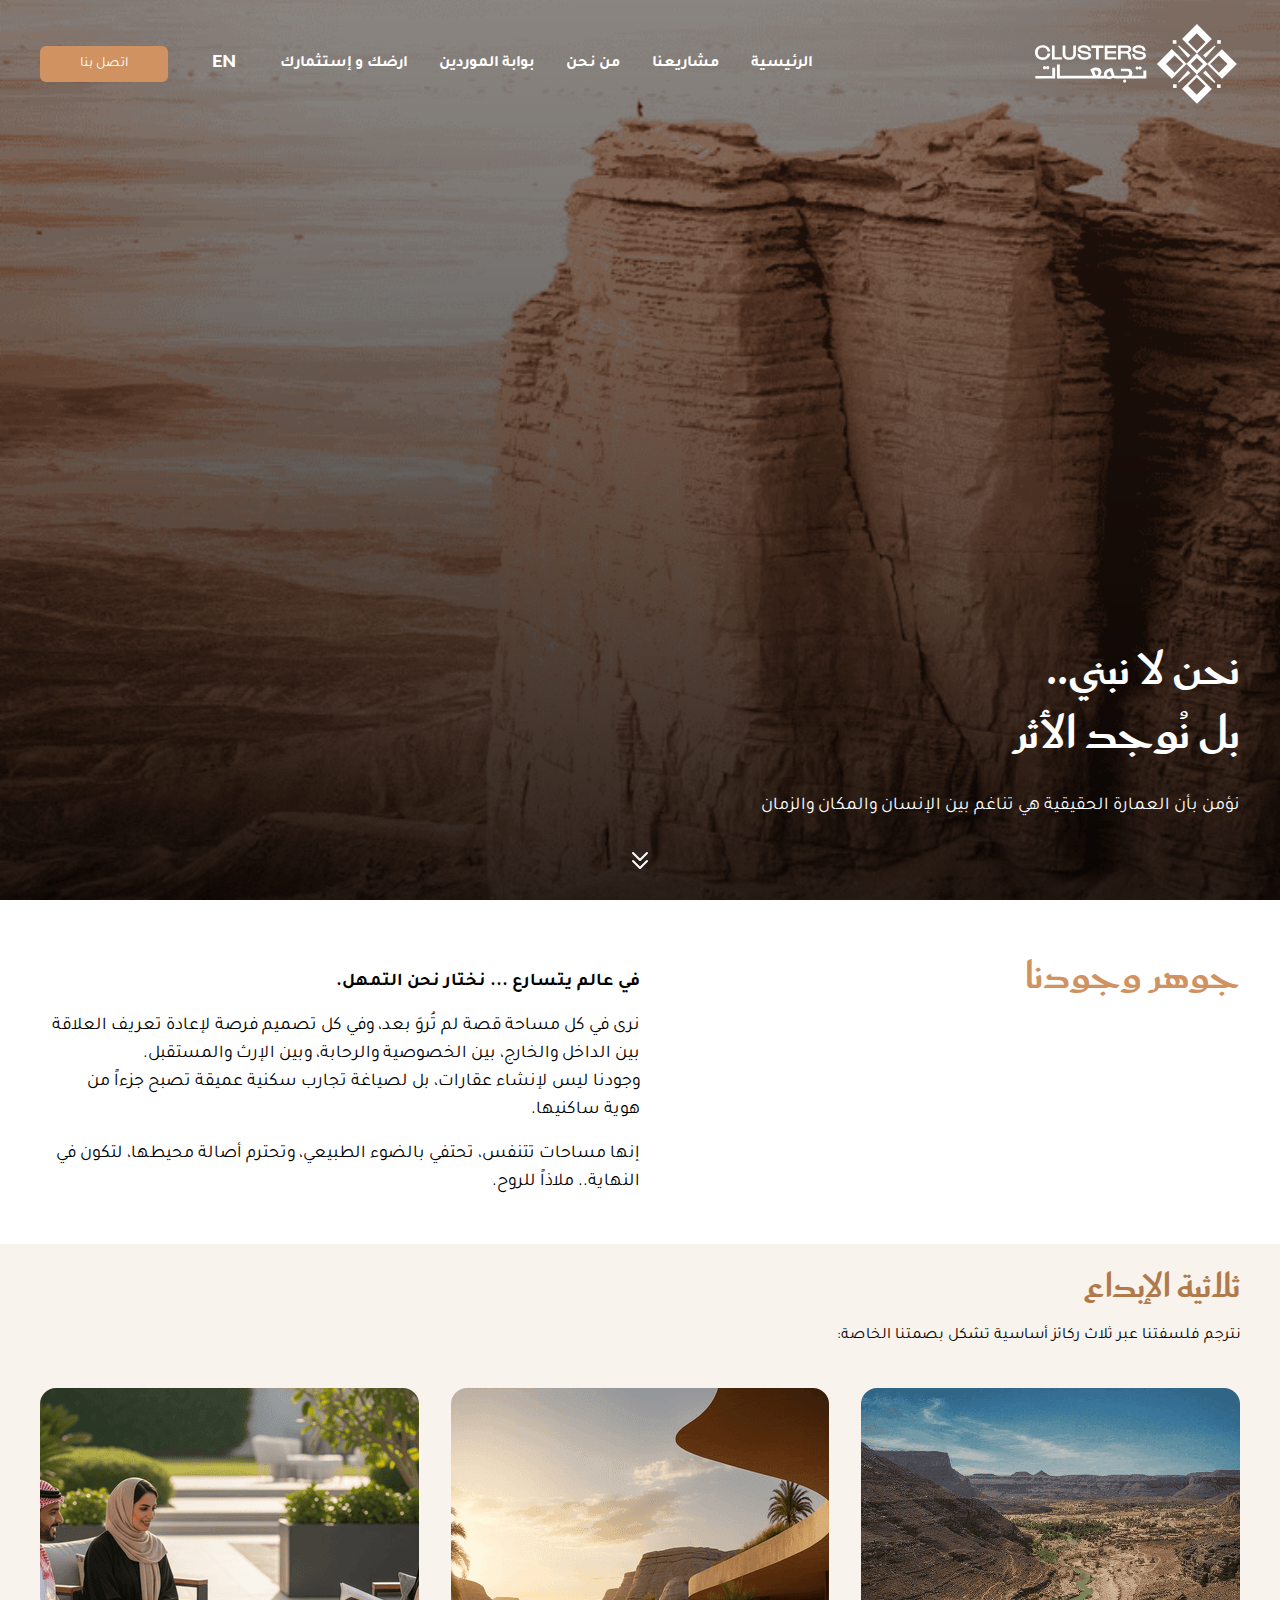
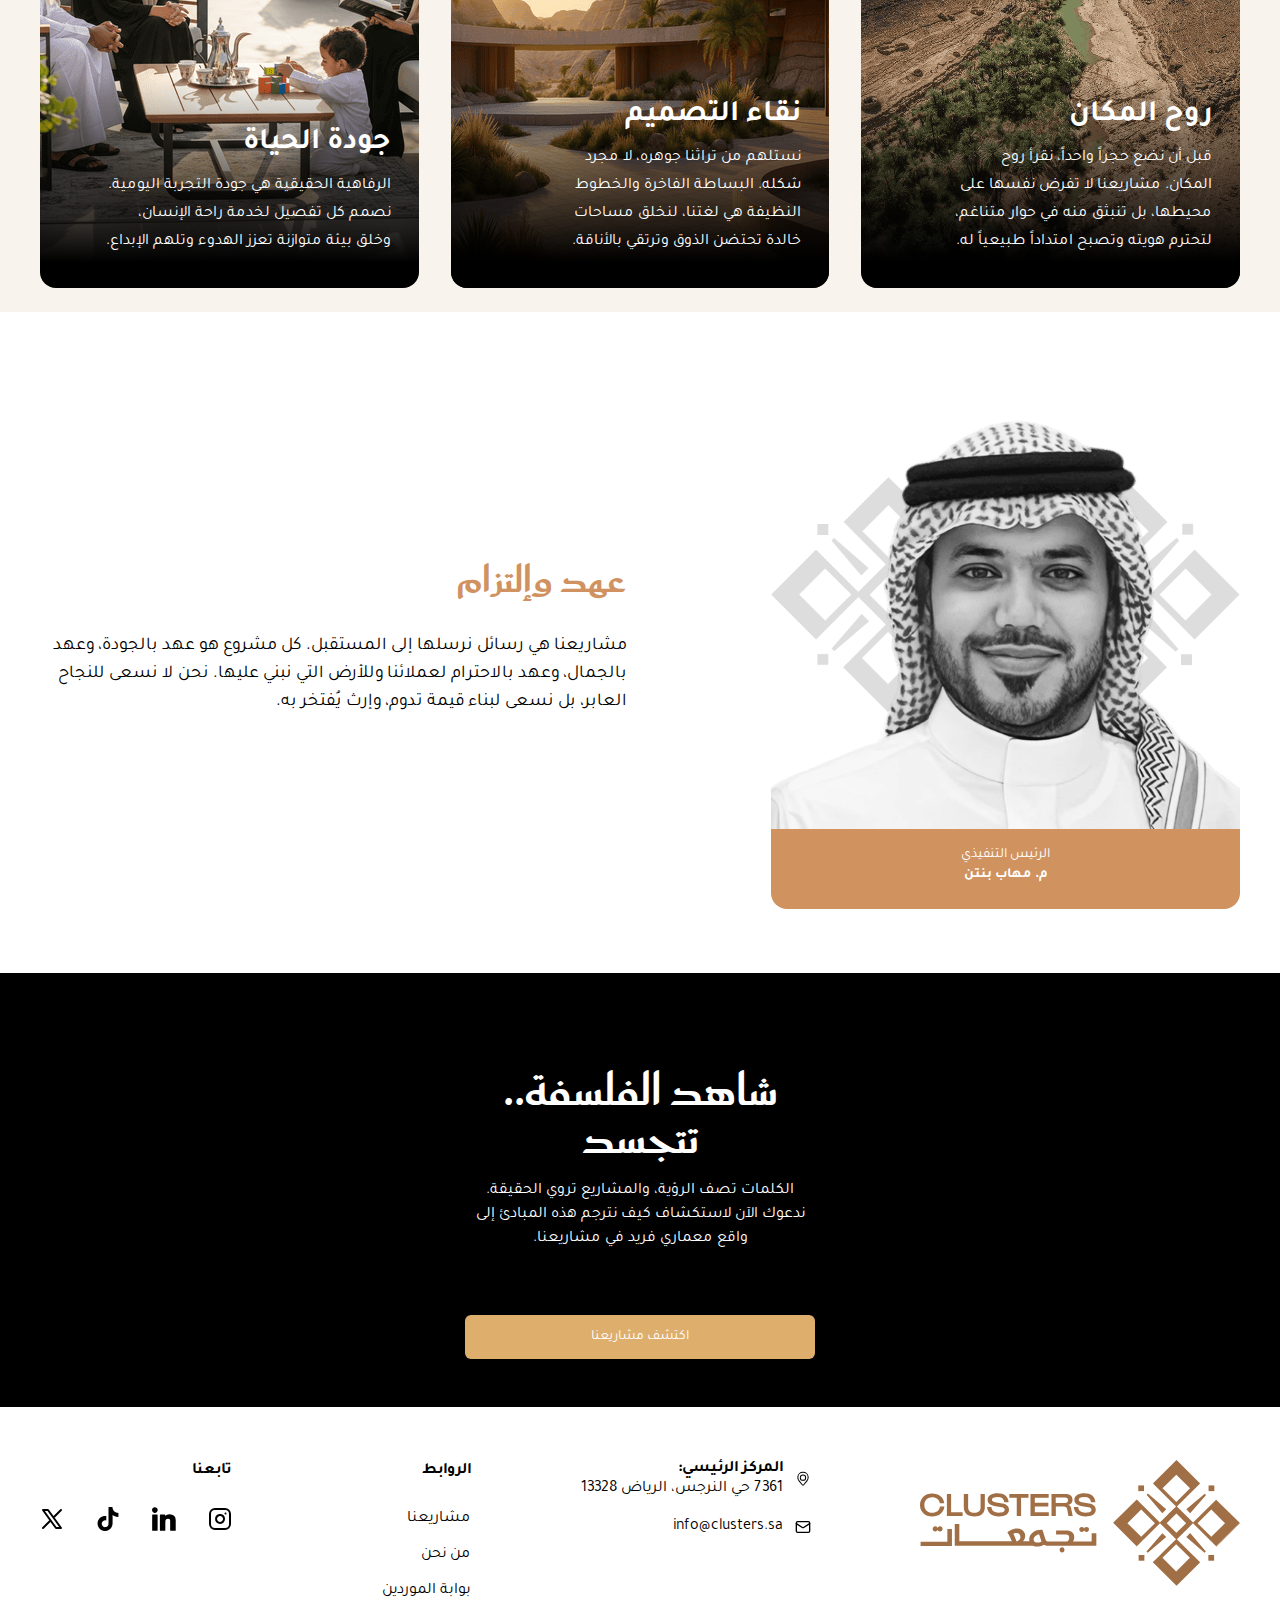
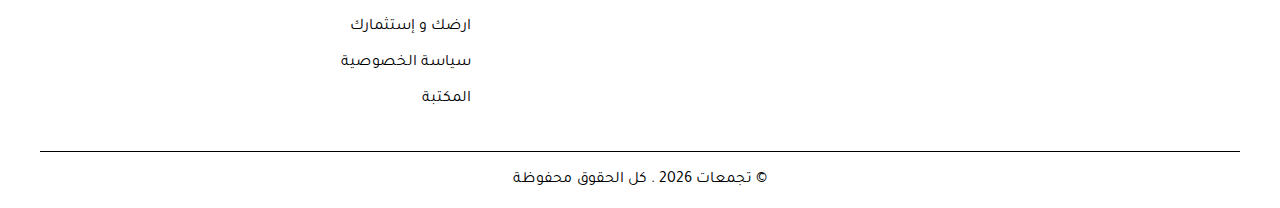
<file: about-us.html>
<!DOCTYPE html>
<html lang="ar" dir="rtl" class="__variable_0d0fba __variable_0b42c5 font-tajawal">

<head>
    <meta charSet="utf-8" />
    <meta name="viewport" content="width=device-width, initial-scale=1" />
    <link rel="preload" href="1ebb550cd0a67fc6-s.p.woff2" as="font" crossorigin="" type="font/woff2" />
    <link rel="preload" href="2cacdbaa6380a11b-s.p.woff2" as="font" crossorigin="" type="font/woff2" />
    <link rel="preload" href="ce401babc0566bc1-s.p.woff2" as="font" crossorigin="" type="font/woff2" />
    <link rel="preload" href="dd994fbf464986f0-s.p.woff2" as="font" crossorigin="" type="font/woff2" />
    <link rel="preload" href="e97026df054cf2a3-s.p.woff2" as="font" crossorigin="" type="font/woff2" />
    <link rel="preload" href="eabccc89078a7f70-s.p.woff2" as="font" crossorigin="" type="font/woff2" />
    <link rel="preload" as="image" href="assets/images/logo.svg" />
    <link rel="preload" as="image" href="assets/images/shape.svg" />
    <link rel="preload" as="image" href="assets/images/logo-v2.svg" />
    <link rel="stylesheet" href="assets/css/main.css" data-precedence="next" />
    <link rel="preload" href="https://www.googletagmanager.com/gtm.js?id=GTM-TBT5NRJM" as="script" />
    <meta name="next-size-adjust" content="" />
    <title>مشاريع سكنية فاخرة وأسلوب حياة عصري في السعودية | تجمعات</title>
    <link rel="icon" href="assets/images/logo.svg" type="image/x-icon">
    <meta name="description"
        content="اكتشف مشاريع تجمعات السكنية الفريدة. نصمم مجتمعات تتمحور حول الإنسان ونقدم شقق فاخرة، تاون هاوس، وفلل دوبلكس تجمع بين الأصالة والحداثة. تواصل معنا لمسكن أحلامك." />
    <meta name="keywords"
        content="عقارات الرياض, فلل للبيع, شقق فاخرة, مشاريع سكنية في الرياض, شركة تطوير عقاري, شقق JX الرياض, فلل تجمعات, أفضل مطور عقاري في السعودية, شراء تاون هاوس في شمال الرياض, أسلوب حياة فاخر في الرياض" />
    <meta property="og:title" content="مشاريع سكنية فاخرة وأسلوب حياة عصري في السعودية | تجمعات" />
    <meta property="og:description"
        content="اكتشف مشاريع تجمعات السكنية الفريدة. نصمم مجتمعات تتمحور حول الإنسان ونقدم شقق فاخرة، تاون هاوس، وفلل دوبلكس تجمع بين الأصالة والحداثة. تواصل معنا لمسكن أحلامك." />
    <meta property="og:image:type" content="image/png" />
    <meta property="og:image:width" content="1200" />
    <meta property="og:image:height" content="620" />
    <meta property="og:image:alt" content="clusters" />
    <meta property="og:image" content="https://clusters.sa/opengraph-image.png?ec408cd3ed40c621" />
    <meta name="twitter:card" content="summary_large_image" />
    <meta name="twitter:title" content="مشاريع سكنية فاخرة وأسلوب حياة عصري في السعودية | تجمعات" />
    <meta name="twitter:description"
        content="اكتشف مشاريع تجمعات السكنية الفريدة. نصمم مجتمعات تتمحور حول الإنسان ونقدم شقق فاخرة، تاون هاوس، وفلل دوبلكس تجمع بين الأصالة والحداثة. تواصل معنا لمسكن أحلامك." />
    <meta name="twitter:image:type" content="image/png" />
    <meta name="twitter:image:width" content="1200" />
    <meta name="twitter:image:height" content="620" />
    <meta name="twitter:image:alt" content="clusters" />
    <meta name="twitter:image" content="https://clusters.sa/twitter-image.png?ec408cd3ed40c621" />
</head>

<body class="flex min-h-screen flex-col">
    <div id="menuOverlay" data-state="open" data-slot="sheet-overlay"
        class="hidden data-[state=open]:animate-in data-[state=closed]:animate-out data-[state=closed]:fade-out-0 data-[state=open]:fade-in-0 fixed inset-0 z-50 bg-black/50"
        style="pointer-events: auto;" data-aria-hidden="true" aria-hidden="true"></div>
    <div id="menuContent" role="dialog" id="radix-_R_3deivb_" style="z-index: 100;"
        aria-describedby="radix-_R_3deivbH2_" aria-labelledby="radix-_R_3deivbH1_" data-state="open"
        data-slot="sheet-content"
        class="bg-background hidden data-[state=open]:animate-in data-[state=closed]:animate-out fixed z-50 flex flex-col shadow-lg transition ease-in-out data-[state=closed]:duration-300 data-[state=open]:duration-500 data-[state=closed]:slide-out-to-right data-[state=open]:slide-in-from-right inset-y-0 right-0 h-full border-l sm:max-w-sm !data-[state=closed]:animate-none w-10/12 gap-0 px-4 pt-6 lg:w-64"
        tabindex="-1" style="pointer-events: auto;">
        <div data-slot="sheet-header" class="flex flex-col gap-1.5 p-4 px-0">
            <h2 class="text-foreground font-semibold text-lg font-semibold" id="radix-_R_3deivbH1_"
                data-slot="sheet-title">القائمة</h2>
        </div>
        <nav class="flex flex-col space-y-3">
            <a class="data-[active=false]:hover:text-primary data-[active=true]:text-secondary-foreground transition-colors"
                data-active="true" href="index.html">الرئيسية</a>
            <a class="data-[active=false]:hover:text-primary data-[active=true]:text-secondary-foreground transition-colors"
                data-active="false" href="projects.html">مشاريعنا</a>
            <a class="data-[active=false]:hover:text-primary data-[active=true]:text-secondary-foreground transition-colors"
                data-active="false" href="about-us.html">من نحن</a>
            <a class="data-[active=false]:hover:text-primary data-[active=true]:text-secondary-foreground transition-colors"
                data-active="false" href="suppliers.html">بوابة الموردين</a>
            <a class="data-[active=false]:hover:text-primary data-[active=true]:text-secondary-foreground transition-colors"
                data-active="false" href="land-and-investment.html">ارضك و إستثمارك</a>
        </nav>
        <label class="my-3.5 flex items-center gap-2">
            <span>
                تغير اللغة:
            </span>
            <button data-slot="button" id="langToggle"
                class="justify-center whitespace-nowrap rounded-md transition-all disabled:pointer-events-none disabled:opacity-50 [&_svg]:pointer-events-none [&_svg:not([class*='size-'])]:size-4 shrink-0 [&_svg]:shrink-0 outline-none focus-visible:border-ring focus-visible:ring-ring/50 focus-visible:ring-[3px] aria-invalid:ring-destructive/20 dark:aria-invalid:ring-destructive/40 aria-invalid:border-destructive min-h-9 p-2 has-[>svg]:px-3 px-2 flex items-center gap-2 text-lg font-bold ">
                <span class="uppercase">en</span>
            </button>
        </label>
        <a class="contacut inline-flex items-center justify-center gap-2 whitespace-nowrap rounded-md text-sm font-medium transition-all disabled:pointer-events-none disabled:opacity-50 [&_svg]:pointer-events-none [&_svg:not([class*='size-'])]:size-4 shrink-0 [&_svg]:shrink-0 outline-none focus-visible:border-ring focus-visible:ring-ring/50 focus-visible:ring-[3px] aria-invalid:ring-destructive/20 dark:aria-invalid:ring-destructive/40 aria-invalid:border-destructive bg-muted-foreground  rounded-sm  font-bold text-white min-h-9 p-2 has-[>svg]:px-3 w-fit px-10"
            href="index.html#call-us">اتصل بنا</a>
        <button id="menuCloseBtn" type="button"
            class="ring-offset-background cursor-pointer focus:ring-ring data-[state=open]:bg-secondary absolute top-4 right-4 rounded-xs opacity-70 transition-opacity hover:opacity-100 focus:ring-2 focus:ring-offset-2 focus:outline-hidden disabled:pointer-events-none"
            fdprocessedid="8uah8">
            <svg xmlns="http://www.w3.org/2000/svg" xmlns:xlink="http://www.w3.org/1999/xlink" aria-hidden="true"
                role="img" class="iconify iconify--lucide" width="1em" height="1em" viewBox="0 0 24 24">
                <path fill="none" stroke="currentColor" stroke-linecap="round" stroke-linejoin="round" stroke-width="2"
                    d="M18 6L6 18M6 6l12 12"></path>
            </svg>
        </button>
    </div>
    <!-- =========> Background Music Auto Play with User Interaction Control <======== -->
    <audio id="bgMusic" autoplay loop muted>
        <source src="assets/images/music.mp3" type="audio/mpeg">
    </audio>
    <!-- =========> Background Music Auto JAVSCRIPT <======== -->
    <script>
        const music = document.getElementById("bgMusic");
        music.volume = 0.1;
        document.addEventListener("click", () => {
            music.muted = false;
            music.play();
        }, { once: true });

        window.addEventListener("pagehide", () => {
            music.pause();
            music.currentTime = 0;
        });
        document.addEventListener("visibilitychange", () => {
            if (document.hidden) {
                music.pause();
            } else {
                music.play();
            }
        });
    </script>

    <!-- =========> header <======== -->
    <header class="z-50 w-full py-6 absolute left-1/2 -translate-x-1/2 bg-transparent">
        <div class="app flex w-full items-center justify-between"><a class="relative h-12 w-36 lg:h-20 lg:w-52"
                href="index.html"><img src="assets/images/logo.svg" alt="logo"
                    class="inset-0 size-full object-contain" /></a>
            <div class="hidden items-center gap-4 xl:flex">
                <nav>
                    <ul class="flex gap-8">
                        <li>
                            <a class="data-[active=false]:hover:text-primary data-[active=true]:text-secondary-foreground font-bold text-white transition-colors"
                                data-active="false" href="index.html" data-ar="الرئيسية" data-en="Home">
                                الرئيسية
                            </a>
                        </li>

                        <li>
                            <a class="data-[active=false]:hover:text-primary data-[active=true]:text-secondary-foreground font-bold text-white transition-colors"
                                data-active="false" href="projects.html" data-ar="مشاريعنا" data-en="Our Projects">
                                مشاريعنا
                            </a>
                        </li>

                        <li>
                            <a class="data-[active=false]:hover:text-primary data-[active=true]:text-secondary-foreground font-bold text-white transition-colors"
                                data-active="false" href="about-us.html" data-ar="من نحن" data-en="About Us">
                                من نحن
                            </a>
                        </li>

                        <li>
                            <a class="data-[active=false]:hover:text-primary data-[active=true]:text-secondary-foreground font-bold text-white transition-colors"
                                data-active="false" href="suppliers.html" data-ar="بوابة الموردين"
                                data-en="Suppliers Gate">
                                بوابة الموردين
                            </a>
                        </li>

                        <li>
                            <a class="data-[active=false]:hover:text-primary data-[active=true]:text-secondary-foreground font-bold text-white transition-colors"
                                data-active="false" href="land-and-investment.html" data-ar="ارضك و إستثمارك"
                                data-en="Your Land & Investment">
                                ارضك و إستثمارك
                            </a>
                        </li>
                    </ul>
                </nav>

                <button data-slot="button" id="langToggle"
                    class="justify-center whitespace-nowrap rounded-md transition-all disabled:pointer-events-none disabled:opacity-50 [&_svg]:pointer-events-none [&_svg:not([class*='size-'])]:size-4 shrink-0 [&_svg]:shrink-0 outline-none focus-visible:border-ring focus-visible:ring-ring/50 focus-visible:ring-[3px] aria-invalid:ring-destructive/20 dark:aria-invalid:ring-destructive/40 aria-invalid:border-destructive hover:bg-accent hover:text-accent-foreground dark:hover:bg-accent/50 min-h-9 p-2 has-[>svg]:px-3 px-10 flex w-14 items-center gap-2 text-xl font-bold text-white">
                    <span class="uppercase">en</span>
                </button>

                <a class="inline-flex items-center justify-center gap-2 whitespace-nowrap rounded-md text-sm font-medium transition-all disabled:pointer-events-none disabled:opacity-50 [&_svg]:pointer-events-none [&_svg:not([class*='size-'])]:size-4 shrink-0 [&_svg]:shrink-0 outline-none focus-visible:border-ring focus-visible:ring-ring/50 focus-visible:ring-[3px] aria-invalid:ring-destructive/20 dark:aria-invalid:ring-destructive/40 aria-invalid:border-destructive bg-muted-foreground rounded-sm font-bold text-white min-h-9 p-2 has-[>svg]:px-3 w-fit px-10"
                    href="index.htmlindex.html#call-us" data-ar="اتصل بنا" data-en="Contact Us">
                    اتصل بنا
                </a>
            </div>

            <div class="xl:hidden" id="menuOpenBtn"><button data-slot="sheet-trigger"
                    class="inline-flex items-center justify-center gap-2 whitespace-nowrap rounded-md text-sm font-medium transition-all disabled:pointer-events-none disabled:opacity-50 [&amp;_svg]:pointer-events-none [&amp;_svg:not([class*=&#x27;size-&#x27;])]:size-4 shrink-0 [&amp;_svg]:shrink-0 outline-none focus-visible:border-ring focus-visible:ring-ring/50 focus-visible:ring-[3px] aria-invalid:ring-destructive/20 dark:aria-invalid:ring-destructive/40 aria-invalid:border-destructive hover:bg-accent hover:text-accent-foreground dark:hover:bg-accent/50 size-9"
                    type="button" aria-haspopup="dialog" aria-expanded="false" aria-controls="radix-_R_3deivb_"
                    data-state="closed" aria-label="Open menu"><svg viewBox="0 0 31 28" fill="none"
                        xmlns="http://www.w3.org/2000/svg" class="size-6">
                        <line y1="-1.5" x2="19" y2="-1.5"
                            transform="matrix(-1 8.74228e-08 8.74228e-08 1 19.1572 3.15723)" stroke="white"
                            stroke-width="3"></line>
                        <line y1="-1.5" x2="30.3867" y2="-1.5"
                            transform="matrix(-1 -8.74228e-08 -8.74228e-08 1 30.6846 15.1533)" stroke="white"
                            stroke-width="3"></line>
                        <line y1="-1.5" x2="23" y2="-1.5"
                            transform="matrix(-1 -8.74228e-08 -8.74228e-08 1 23.1572 27.1572)" stroke="white"
                            stroke-width="3"></line>
                    </svg></button></div>
        </div>
    </header>
    <main>

        <div class="relative flex h-screen flex-col justify-end pb-20">
            <img alt="page hero" decoding="async" data-nimg="fill" class="absolute size-full object-cover"
                style="position:absolute;height:100%;width:100%;left:0;top:0;right:0;bottom:0;color:transparent"
                sizes="100vw" src="assets/images/about-hero.png" />

            <div class="absolute inset-0 bg-[linear-gradient(180deg,rgba(0,0,0,0)_0%,rgba(0,0,0,0.78)_100%)]"></div>
            <div class="absolute inset-0 bg-[linear-gradient(360deg,rgba(0,0,0,0)_0%,rgba(0,0,0,0.30)_100%)]"></div>

            <div class="app z-10 flex flex-col gap-6">
                <h1 class="font-saudi text-5xl leading-16 font-bold text-white">
                    <span data-ar="نحن لا نبني.." data-en="We Don’t Build,">
                        نحن لا نبني..
                    </span>
                    <span class="block" data-ar="بل نُوجد الأثر" data-en="We Create Lasting Impact">
                        بل نُوجد الأثر
                    </span>
                </h1>

                <p class="text-lg text-white" data-ar="نؤمن بأن العمارة الحقيقية هي تناغم بين الإنسان والمكان والزمان"
                    data-en="We believe true architecture is a seamless harmony between people, place, and time.">
                    نؤمن بأن العمارة الحقيقية هي تناغم بين الإنسان والمكان والزمان
                </p>
            </div>

            <button onclick="window.scrollBy({ top: 900, behavior: 'smooth' })"
                class="items-center justify-center gap-2 whitespace-nowrap rounded-md text-sm font-medium transition-all disabled:pointer-events-none disabled:opacity-50 [&_svg]:pointer-events-none [&_svg:not([class*='size-'])]:size-4 shrink-0 [&_svg]:shrink-0 outline-none focus-visible:border-ring focus-visible:ring-ring/50 focus-visible:ring-[3px] aria-invalid:ring-destructive/20 dark:aria-invalid:ring-destructive/40 aria-invalid:border-destructive hover:bg-accent hover:text-accent-foreground dark:hover:bg-accent/50 min-h-9 p-2 has-[>svg]:px-3 w-fit px-10 absolute bottom-0 left-1/2 z-10 hidden -translate-x-1/2 -translate-y-5 text-white lg:block"
                aria-label="Scroll to bottom">

                <svg xmlns="http://www.w3.org/2000/svg" aria-hidden="true" class="size-6" viewBox="0 0 24 24">
                    <path fill="none" stroke="currentColor" stroke-linecap="round" stroke-linejoin="round"
                        stroke-width="2" d="m19 13l-7 7l-7-7m14-8l-7 7l-7-7" />
                </svg>
            </button>
        </div>


        <section class="app py-12 text-pretty lg:flex lg:justify-between">
            <h2 class="font-saudi text-muted-foreground text-[40px] font-bold lg:flex-1">
                <span data-ar="جوهر وجودنا" data-en="The Essence of Our Existence">
                    جوهر وجودنا
                </span>
            </h2>

            <div class="lg:flex-1">
                <p class="mt-5 text-lg">
                    <strong class="mb-4 block" data-ar="في عالم يتسارع ... نختار نحن التمهل."
                        data-en="In a fast-paced world, we choose to pause.">
                        في عالم يتسارع ... نختار نحن التمهل.
                    </strong>

                    <span
                        data-ar="نرى في كل مساحة قصة لم تُروَ بعد، وفي كل تصميم فرصة لإعادة تعريف العلاقة بين الداخل والخارج، بين الخصوصية والرحابة، وبين الإرث والمستقبل."
                        data-en="We see every space as an untold story and every design as a chance to redefine the connection between inside and outside, privacy and openness, heritage and future.">
                        نرى في كل مساحة قصة لم تُروَ بعد، وفي كل تصميم فرصة لإعادة تعريف العلاقة بين الداخل والخارج، بين
                        الخصوصية
                        والرحابة، وبين الإرث والمستقبل.
                    </span>
                </p>

                <p class="mt-12 text-lg lg:mt-0">
                    <span data-ar="وجودنا ليس لإنشاء عقارات، بل لصياغة تجارب سكنية عميقة تصبح جزءاً من هوية ساكنيها."
                        data-en="Our purpose is not merely to create properties but to craft profound living experiences that become part of their residents’ identity.">
                        وجودنا ليس لإنشاء عقارات، بل لصياغة تجارب سكنية عميقة تصبح جزءاً من هوية ساكنيها.
                    </span>
                    <span class="block mt-4"
                        data-ar="إنها مساحات تتنفس، تحتفي بالضوء الطبيعي، وتحترم أصالة محيطها، لتكون في النهاية.. ملاذاً للروح."
                        data-en="These are spaces that breathe, embrace natural light, and honor the authenticity of their surroundings, ultimately becoming a sanctuary for the soul.">
                        إنها مساحات تتنفس، تحتفي بالضوء الطبيعي، وتحترم أصالة محيطها، لتكون في النهاية.. ملاذاً للروح.
                    </span>
                </p>
            </div>
        </section>


        <section class="bg-[#F8F3ED] py-6 text-pretty">
            <div class="app">
                <h2 class="font-saudi mb-4 text-4xl font-bold text-[#B17A4B]" data-ar="ثلاثية الإبداع"
                    data-en="The Triad of Creativity">
                    ثلاثية الإبداع
                </h2>

                <p data-ar="نترجم فلسفتنا عبر ثلاث ركائز أساسية تشكل بصمتنا الخاصة:"
                    data-en="We translate our philosophy through three core pillars that define our unique imprint.">
                    نترجم فلسفتنا عبر ثلاث ركائز أساسية تشكل بصمتنا الخاصة:
                </p>

                <ul class="mt-10 flex flex-col gap-8 lg:flex-row">
                    <!-- Pillar 1 -->
                    <li class="flex-item relative flex h-[500px] items-end px-7 py-8 lg:flex-1">
                        <img alt="creativity" loading="lazy" decoding="async" data-nimg="fill"
                            class="absolute z-0 size-full rounded-2xl object-cover"
                            style="position:absolute;height:100%;width:100%;left:0;top:0;right:0;bottom:0;color:transparent"
                            sizes="100vw" src="assets/images/creativity-1.png" />

                        <div
                            class="absolute inset-0 rounded-2xl bg-[linear-gradient(180deg,rgba(0,0,0,0)_58.03%,#000_94.88%)]">
                        </div>

                        <div class="relative flex flex-col gap-2.5 text-balance text-white">
                            <span class="text-3xl font-bold" data-ar="روح المكان" data-en="Spirit of Place">
                                روح المكان
                            </span>

                            <p class="leading-7"
                                data-ar="قبل أن نضع حجراً واحداً، نقرأ روح المكان. مشاريعنا لا تفرض نفسها على محيطها، بل تنبثق منه في حوار متناغم، لتحترم هويته وتصبح امتداداً طبيعياً له."
                                data-en="Before laying a single stone, we listen to the soul of the land. Our projects don’t impose on their surroundings but emerge from them in harmonious dialogue, honoring their identity and becoming a natural extension.">
                                قبل أن نضع حجراً واحداً، نقرأ روح المكان. مشاريعنا لا تفرض نفسها على
                                محيطها، بل تنبثق منه في حوار متناغم، لتحترم هويته وتصبح امتداداً طبيعياً له.
                            </p>
                        </div>
                    </li>

                    <!-- Pillar 2 -->
                    <li class="flex-item relative flex h-[500px] items-end px-7 py-8 lg:flex-1">
                        <img alt="creativity" loading="lazy" decoding="async" data-nimg="fill"
                            class="absolute z-0 size-full rounded-2xl object-cover"
                            style="position:absolute;height:100%;width:100%;left:0;top:0;right:0;bottom:0;color:transparent"
                            sizes="100vw" src="assets/images/creativity-2.png" />

                        <div
                            class="absolute inset-0 rounded-2xl bg-[linear-gradient(180deg,rgba(0,0,0,0)_58.03%,#000_94.88%)]">
                        </div>

                        <div class="relative flex flex-col gap-2.5 text-balance text-white">
                            <span class="text-3xl font-bold" data-ar="نقاء التصميم" data-en="Purity of Design">
                                نقاء التصميم
                            </span>

                            <p class="leading-7"
                                data-ar="نستلهم من تراثنا جوهره، لا مجرد شكله. البساطة الفاخرة والخطوط النظيفة هي لغتنا، لنخلق مساحات خالدة تحتضن الذوق وترتقي بالأناقة."
                                data-en="We draw inspiration from the essence of our heritage, not just its form. Luxurious simplicity and clean lines are our language, creating timeless spaces that embrace taste and elevate elegance.">
                                نستلهم من تراثنا جوهره، لا مجرد شكله. البساطة الفاخرة والخطوط النظيفة
                                هي لغتنا، لنخلق مساحات خالدة تحتضن الذوق وترتقي بالأناقة.
                            </p>
                        </div>
                    </li>

                    <!-- Pillar 3 -->
                    <li class="flex-item relative flex h-[500px] items-end px-7 py-8 lg:flex-1">
                        <img alt="creativity" loading="lazy" decoding="async" data-nimg="fill"
                            class="absolute z-0 size-full rounded-2xl object-cover"
                            style="position:absolute;height:100%;width:100%;left:0;top:0;right:0;bottom:0;color:transparent"
                            sizes="100vw" src="assets/images/creativity-3.png" />

                        <div
                            class="absolute inset-0 rounded-2xl bg-[linear-gradient(180deg,rgba(0,0,0,0)_58.03%,#000_94.88%)]">
                        </div>

                        <div class="relative flex flex-col gap-2.5 text-balance text-white">
                            <span class="text-3xl font-bold" data-ar="جودة الحياة" data-en="Quality of Life">
                                جودة الحياة
                            </span>

                            <p class="leading-7"
                                data-ar="الرفاهية الحقيقية هي جودة التجربة اليومية. نصمم كل تفصيل لخدمة راحة الإنسان، وخلق بيئة متوازنة تعزز الهدوء وتلهم الإبداع."
                                data-en="True luxury lies in the quality of daily experience. We design every detail to enhance human comfort, crafting balanced environments that inspire calm and creativity.">
                                الرفاهية الحقيقية هي جودة التجربة اليومية. نصمم كل تفصيل لخدمة راحة
                                الإنسان، وخلق بيئة متوازنة تعزز الهدوء وتلهم الإبداع.
                            </p>
                        </div>
                    </li>
                </ul>
            </div>
        </section>


        <section class="app flex flex-col items-center gap-10 pt-12 lg:flex-row lg:gap-36">
            <div class="flex w-full flex-col md:w-1/2 lg:w-full">
                <div class="relative aspect-square">
                    <img alt="CEO" loading="lazy" decoding="async" data-nimg="fill" class="object-cover"
                        style="position:absolute;height:100%;width:100%;left:0;top:0;right:0;bottom:0;color:transparent;background-image:url(assets/images/background.png);background-size:contain;background-position:center;background-repeat:no-repeat"
                        sizes="100vw" src="assets/images/ceo.png" />
                </div>

                <div style="background-color:#D0925F;color:#FFFFFF"
                    class="self flex flex-1 flex-col rounded-b-2xl px-6 pb-6">
                    <div class="pt-4 text-center">
                        <span class="block text-sm" data-ar="الرئيس التنفيذي" data-en="CEO">
                            الرئيس التنفيذي
                        </span>
                        <strong class="block text-sm" data-ar="م. مهاب بنتن" data-en="Eng. Muhab Benten">
                            م. مهاب بنتن
                        </strong>
                    </div>
                </div>
            </div>

            <div class="text-center lg:grow lg:text-start">
                <h2 class="font-saudi text-muted-foreground text-[40px] font-bold" data-ar="عهد وإلتزام"
                    data-en="Pledge and Commitment">
                    عهد وإلتزام
                </h2>

                <blockquote class="quote mt-5 block text-lg"
                    data-ar="مشاريعنا هي رسائل نرسلها إلى المستقبل. كل مشروع هو عهد بالجودة، وعهد بالجمال، وعهد بالاحترام لعملائنا وللأرض التي نبني عليها. نحن لا نسعى للنجاح العابر، بل نسعى لبناء قيمة تدوم، وإرث يُفتخر به."
                    data-en="Our projects are messages to the future. Each one is a pledge to quality, to beauty, and to respect — for our clients and for the land we build on. We do not seek fleeting success, but enduring value and a legacy to be proud of.">
                    “مشاريعنا هي رسائل نرسلها إلى المستقبل. كل مشروع هو عهد بالجودة، وعهد بالجمال، وعهد بالاحترام
                    لعملائنا وللأرض التي نبني عليها. نحن لا نسعى للنجاح العابر، بل نسعى لبناء قيمة تدوم، وإرث يُفتخر
                    به.“
                </blockquote>
            </div>
        </section>


        <section class="mt-16 bg-black py-12 lg:text-center">
            <div class="app w-fit text-white">
                <div class="lg:w-full lg:max-w-[350px]">
                    <h2 class="font-saudi text-5xl font-bold whitespace-pre-line">
                        <span data-ar="شاهد الفلسفة.." data-en="See the Philosophy">
                            شاهد الفلسفة..
                        </span>
                        <span data-ar="تتجسد" data-en="Come to Life">
                            تتجسد
                        </span>
                    </h2>

                    <p class="mt-3.5"
                        data-ar="الكلمات تصف الرؤية، والمشاريع تروي الحقيقة. ندعوك الآن لاستكشاف كيف نترجم هذه المبادئ إلى واقع معماري فريد في مشاريعنا."
                        data-en="Words describe the vision, but our projects tell the truth. We invite you now to explore how we transform these principles into unique architectural realities through our work.">
                        الكلمات تصف الرؤية، والمشاريع تروي الحقيقة. ندعوك الآن لاستكشاف كيف نترجم هذه المبادئ إلى واقع
                        معماري فريد في مشاريعنا.
                    </p>

                    <a class="inline-flex items-center justify-center gap-2 whitespace-nowrap rounded-md text-sm font-medium transition-all disabled:pointer-events-none disabled:opacity-50 [&_svg]:pointer-events-none [&_svg:not([class*='size-'])]:size-4 shrink-0 [&_svg]:shrink-0 outline-none focus-visible:border-ring focus-visible:ring-ring/50 focus-visible:ring-[3px] aria-invalid:ring-destructive/20 dark:aria-invalid:ring-destructive/40 aria-invalid:border-destructive bg-muted-foreground rounded-sm font-bold text-white min-h-9 p-2 has-[>svg]:px-3 w-fit px-10 bg-primary-foreground mt-16 w-full py-3"
                        href="projects.html" data-ar="اكتشف مشاريعنا" data-en="Discover our projects">
                        اكتشف مشاريعنا
                    </a>
                </div>
            </div>
        </section>

    </main>


    <footer class="app mt-13 flex flex-col gap-10 lg:flex-row lg:flex-wrap lg:justify-between">
        <a href="index.html" class="relative h-32 w-xs max-w-full"><img src="assets/images/logo-v2.svg" alt="logo"
                class="absolute inset-0 size-full object-contain" /></a>
        <div class="flex flex-col gap-4">
            <div class="flex items-center gap-3"> <svg xmlns="http://www.w3.org/2000/svg"
                    xmlns:xlink="http://www.w3.org/1999/xlink" aria-hidden="true" role="img"
                    class="iconify iconify--basil size-4" width="1em" height="1em" viewBox="0 0 24 24">
                    <g fill="currentColor" fill-rule="evenodd" clip-rule="evenodd">
                        <path
                            d="M7.25 10a4.75 4.75 0 1 1 9.5 0a4.75 4.75 0 0 1-9.5 0M12 6.75a3.25 3.25 0 1 0 0 6.5a3.25 3.25 0 0 0 0-6.5">
                        </path>
                        <path
                            d="M3.524 8.857a8.29 8.29 0 0 1 8.26-7.607h.432a8.29 8.29 0 0 1 8.26 7.607a8.94 8.94 0 0 1-1.99 6.396l-4.793 5.861a2.187 2.187 0 0 1-3.386 0l-4.793-5.861a8.94 8.94 0 0 1-1.99-6.396m8.26-6.107A6.79 6.79 0 0 0 5.02 8.98a7.44 7.44 0 0 0 1.656 5.323l4.793 5.862a.687.687 0 0 0 1.064 0l4.793-5.862A7.44 7.44 0 0 0 18.98 8.98a6.79 6.79 0 0 0-6.765-6.23z">
                        </path>
                    </g>
                </svg>
                <div class="leading-5 [&>span]:block">
                    <span data-ar="المركز الرئيسي:" data-en="Head Office:" class="font-bold">
                        المركز الرئيسي:
                    </span>
                    <span data-ar="7361 حي النرجس، الرياض 13328" data-en="7361 Al Narjis District, Riyadh 13328">
                        7361 حي النرجس، الرياض 13328
                    </span>
                </div>

            </div>
            <div class="flex items-center gap-3"> <svg xmlns="http://www.w3.org/2000/svg"
                    xmlns:xlink="http://www.w3.org/1999/xlink" aria-hidden="true" role="img"
                    class="iconify iconify--lucide size-4" width="1em" height="1em" viewBox="0 0 24 24">
                    <g fill="none" stroke="currentColor" stroke-linecap="round" stroke-linejoin="round"
                        stroke-width="2">
                        <path d="m22 7l-8.991 5.727a2 2 0 0 1-2.009 0L2 7"></path>
                        <rect width="20" height="16" x="2" y="4" rx="2"></rect>
                    </g>
                </svg><span>info@clusters.sa</span></div>
        </div>
        <div>
            <span class="font-bold" data-ar="الروابط" data-en="Links">
                الروابط
            </span>

            <ul class="mt-6 flex flex-col gap-3">
                <li>
                    <a href="projects.html" data-ar="مشاريعنا" data-en="Our Projects">
                        مشاريعنا
                    </a>
                </li>

                <li>
                    <a href="about-us.html" data-ar="من نحن" data-en="About Us">
                        من نحن
                    </a>
                </li>

                <li>
                    <a href="suppliers.html" data-ar="بوابة الموردين" data-en="Suppliers Gate">
                        بوابة الموردين
                    </a>
                </li>

                <li>
                    <a href="land-and-investment.html" data-ar="ارضك و إستثمارك" data-en="Your Land & Investment">
                        ارضك و إستثمارك
                    </a>
                </li>

                <li>
                    <a href="privacy-policy.html" data-ar="سياسة الخصوصية" data-en="Privacy Policy">
                        سياسة الخصوصية
                    </a>
                </li>

                <li>
                    <a href="library.html" data-ar="المكتبة" data-en="Library">
                        المكتبة
                    </a>
                </li>
            </ul>
        </div>

        <div><span class="font-bold" data-ar="تابعنا" data-en="Follow Us">تابعنا</span>
            <ul class="mt-6 flex gap-8">
                <li><a href="https://www.instagram.com/Clusters_ksa" target="_blank" aria-label="instagram url"><svg
                            xmlns="http://www.w3.org/2000/svg" class="size-6" viewBox="0 0 24 24">
                            <g fill="none" stroke="currentColor" stroke-linecap="round" stroke-linejoin="round"
                                stroke-width="2">
                                <rect width="20" height="20" x="2" y="2" rx="5" ry="5"></rect>
                                <path d="M16 11.37A4 4 0 1 1 12.63 8A4 4 0 0 1 16 11.37zm1.5-4.87h.01"></path>
                            </g>
                        </svg></a></li>
                <li><a href="https://www.linkedin.com/company/clusters-realestate-development-co-/" target="_blank"
                        aria-label="linkedin url"><svg xmlns="http://www.w3.org/2000/svg" class="size-6"
                            viewBox="0 0 432 432">
                            <path fill="currentColor"
                                d="M319 221.5q-8-10.5-30-10.5q-27 0-38 16t-11 45v146q0 5-3 8t-8 3h-76q-4 0-7.5-3t-3.5-8V148q0-4 3.5-7.5t7.5-3.5h74q4 0 6.5 2t3.5 6v5q1 2 1 7q28-27 76-27q53 0 83 27t30 79v182q0 5-3.5 8t-7.5 3h-78q-4 0-7.5-3t-3.5-8V254q0-22-8-32.5zM88 91.5Q73 107 51.5 107T15 91.5t-15-37T15 18T51.5 3T88 18t15 36.5t-15 37zm13 56.5v270q0 5-3.5 8t-7.5 3H14q-5 0-8-3t-3-8V148q0-4 3-7.5t8-3.5h76q4 0 7.5 3.5t3.5 7.5z">
                            </path>
                        </svg></a></li>
                <li><a href="https://www.tiktok.com/@clusters_ksa" target="_blank" aria-label="tiktok url"><svg
                            xmlns="http://www.w3.org/2000/svg" class="size-6" viewBox="0 0 24 24">
                            <path fill="currentColor"
                                d="M12.525.02c1.31-.02 2.61-.01 3.91-.02c.08 1.53.63 3.09 1.75 4.17c1.12 1.11 2.7 1.62 4.24 1.79v4.03c-1.44-.05-2.89-.35-4.2-.97c-.57-.26-1.1-.59-1.62-.93c-.01 2.92.01 5.84-.02 8.75c-.08 1.4-.54 2.79-1.35 3.94c-1.31 1.92-3.58 3.17-5.91 3.21c-1.43.08-2.86-.31-4.08-1.03c-2.02-1.19-3.44-3.37-3.65-5.71c-.02-.5-.03-1-.01-1.49c.18-1.9 1.12-3.72 2.58-4.96c1.66-1.44 3.98-2.13 6.15-1.72c.02 1.48-.04 2.96-.04 4.44c-.99-.32-2.15-.23-3.02.37c-.63.41-1.11 1.04-1.36 1.75c-.21.51-.15 1.07-.14 1.61c.24 1.64 1.82 3.02 3.5 2.87c1.12-.01 2.19-.66 2.77-1.61c.19-.33.4-.67.41-1.06c.1-1.79.06-3.57.07-5.36c.01-4.03-.01-8.05.02-12.07z">
                            </path>
                        </svg></a></li>
                <li><a href="https://x.com/Clusters_KSA" target="_blank" aria-label="x url"><svg
                            xmlns="http://www.w3.org/2000/svg" class="size-6" viewBox="0 0 24 24">
                            <path fill="none" stroke="currentColor" stroke-linecap="round" stroke-linejoin="round"
                                stroke-width="2" d="m3 21l7.5-7.5m3-3L21 3M8 3H3l13 18h5Z"></path>
                        </svg></a></li>
            </ul>
        </div>
        <div class="basis-full border-t border-black p-4 text-center"><span
                data-en="© 2025 Clusters. All right reserved." data-ar="© تجمعات 2026 . كل الحقوق محفوظة">© تجمعات 2026
                . كل الحقوق محفوظة</span>
        </div>
    </footer>

    <script src="assets/js/lang.js"></script>
</body>

</html>
</file>
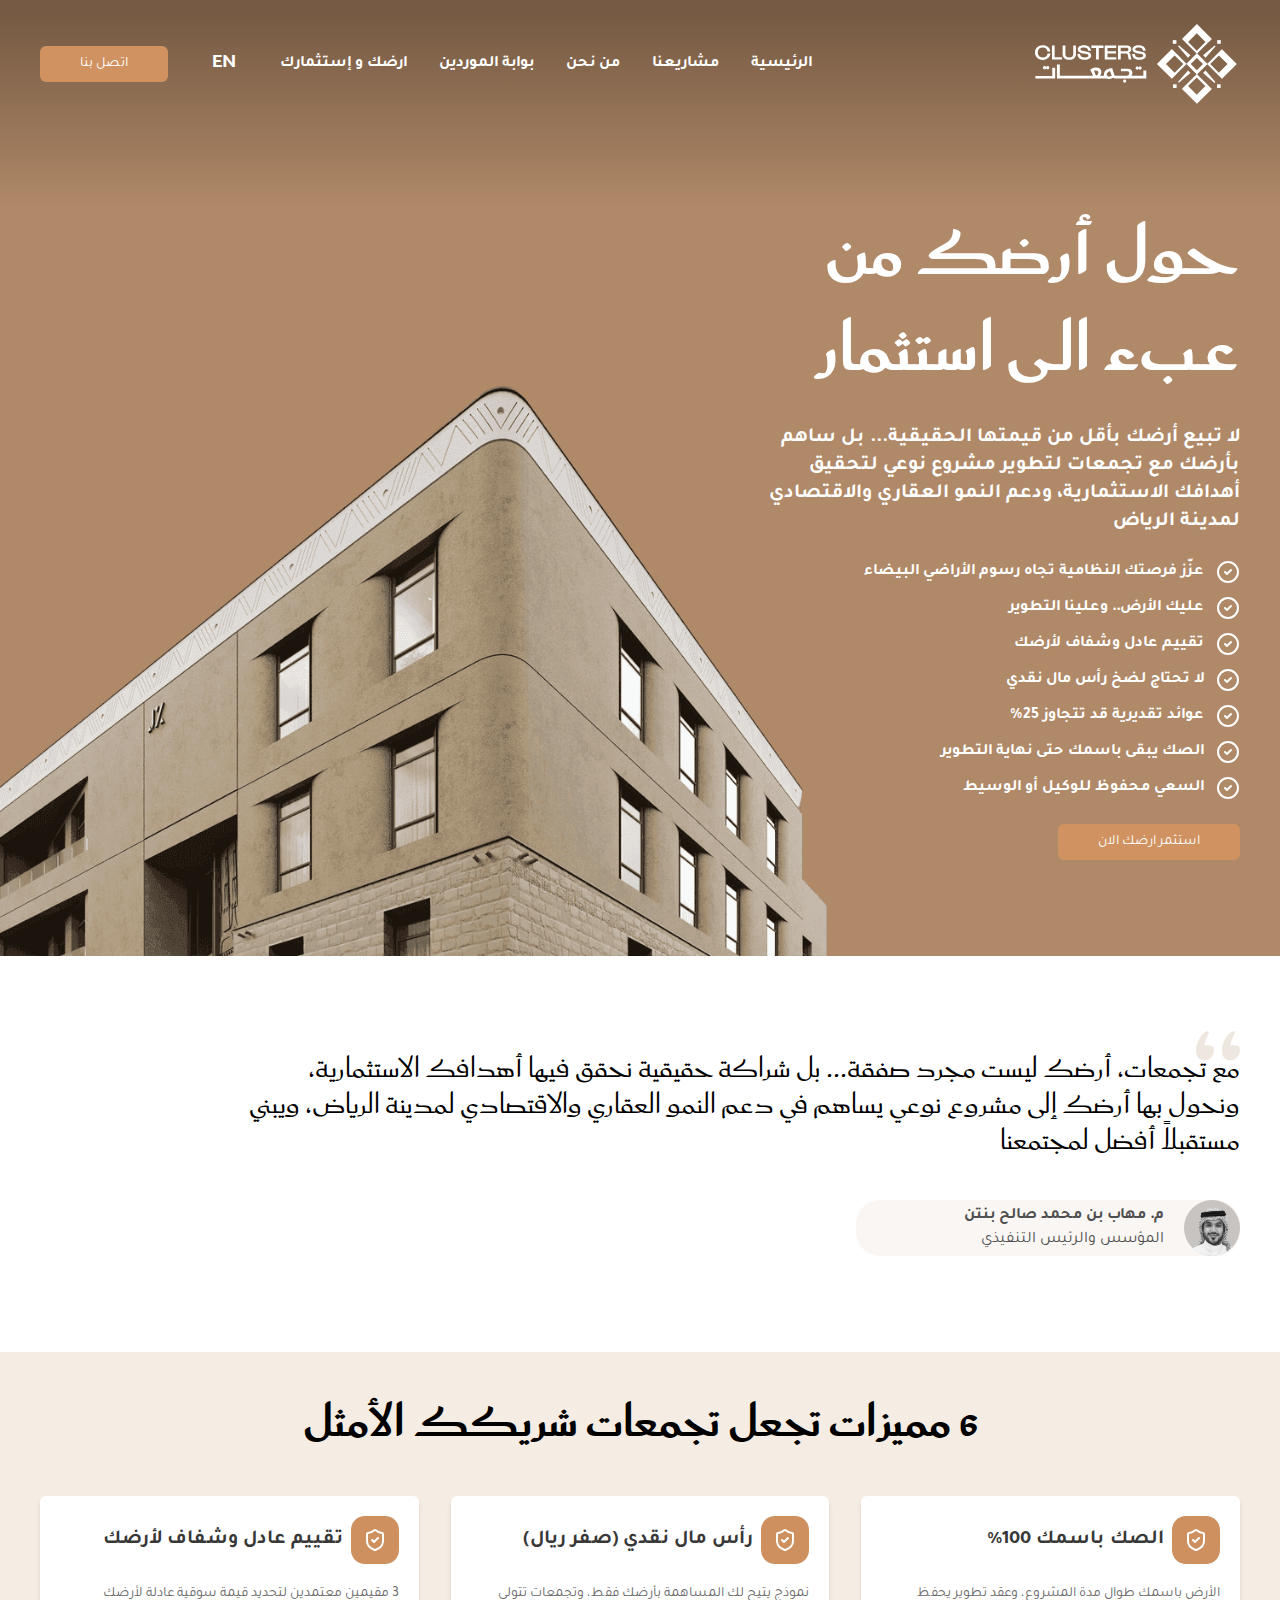
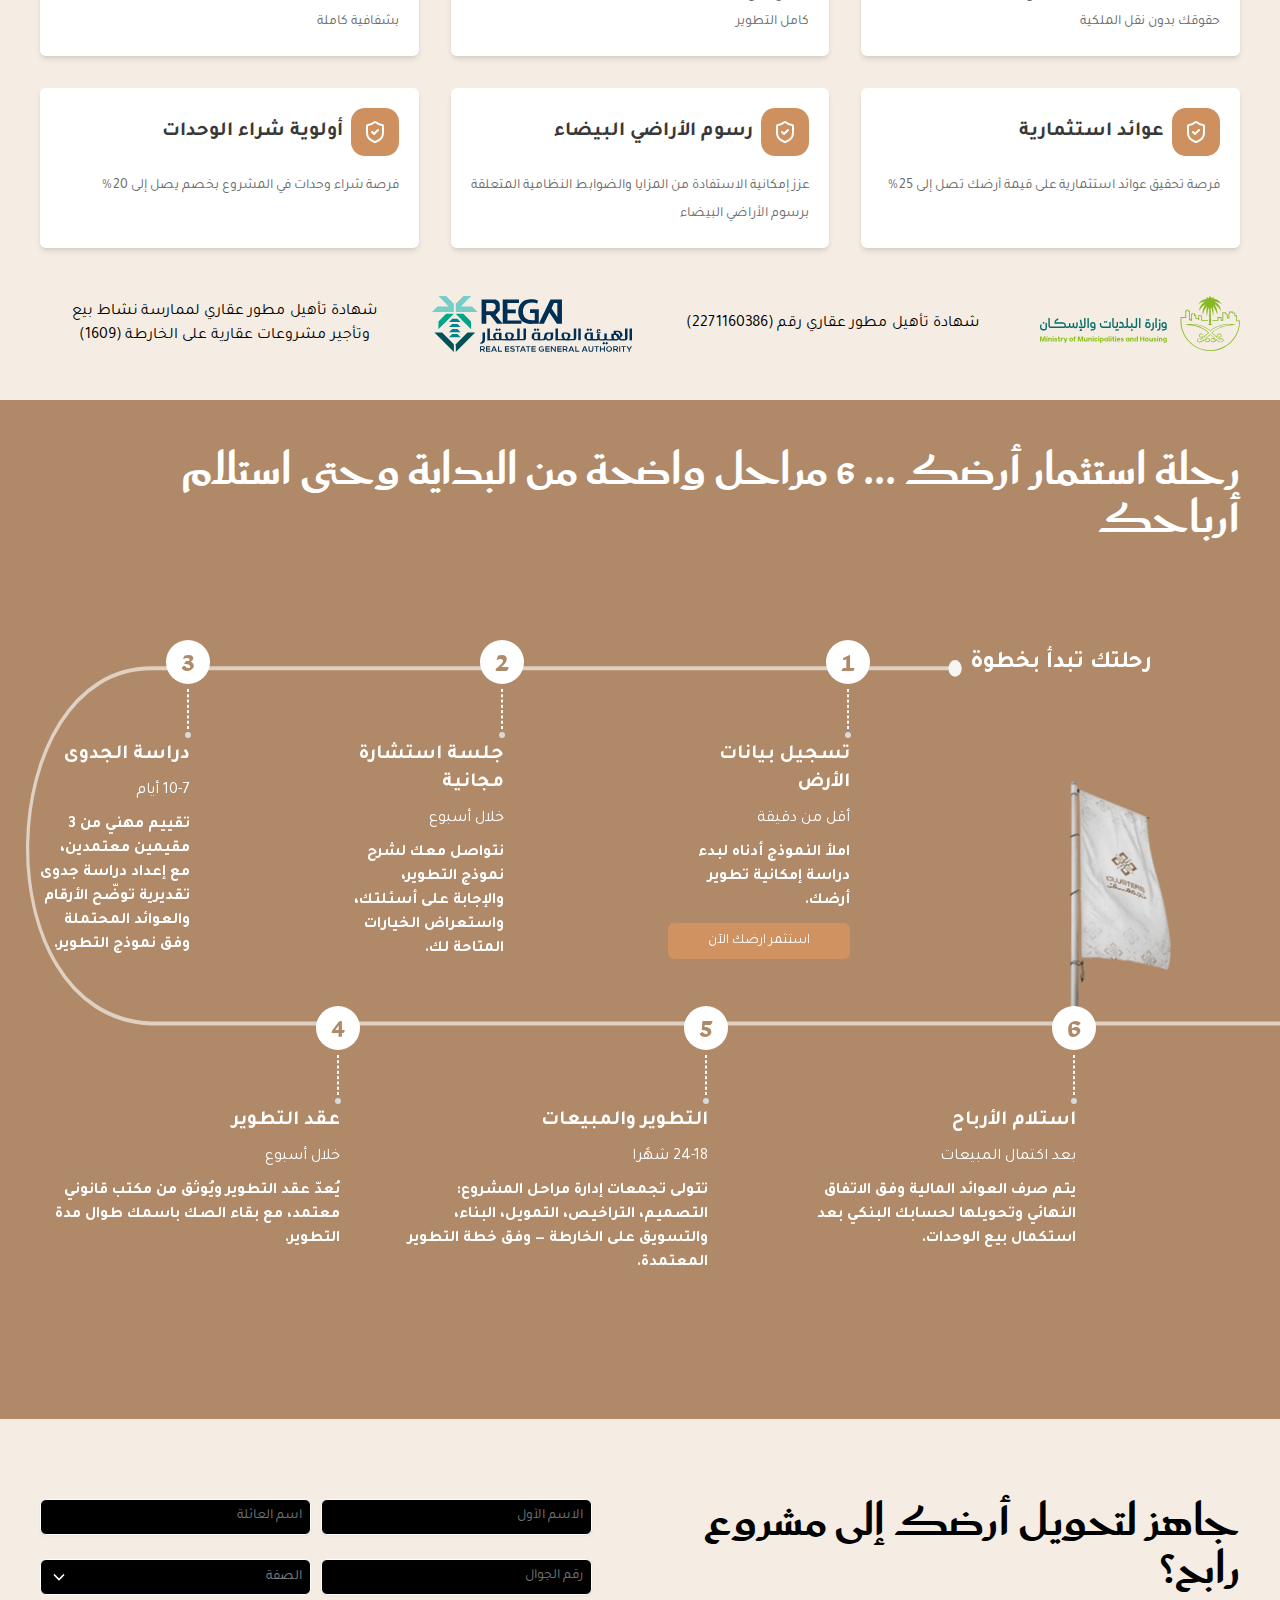
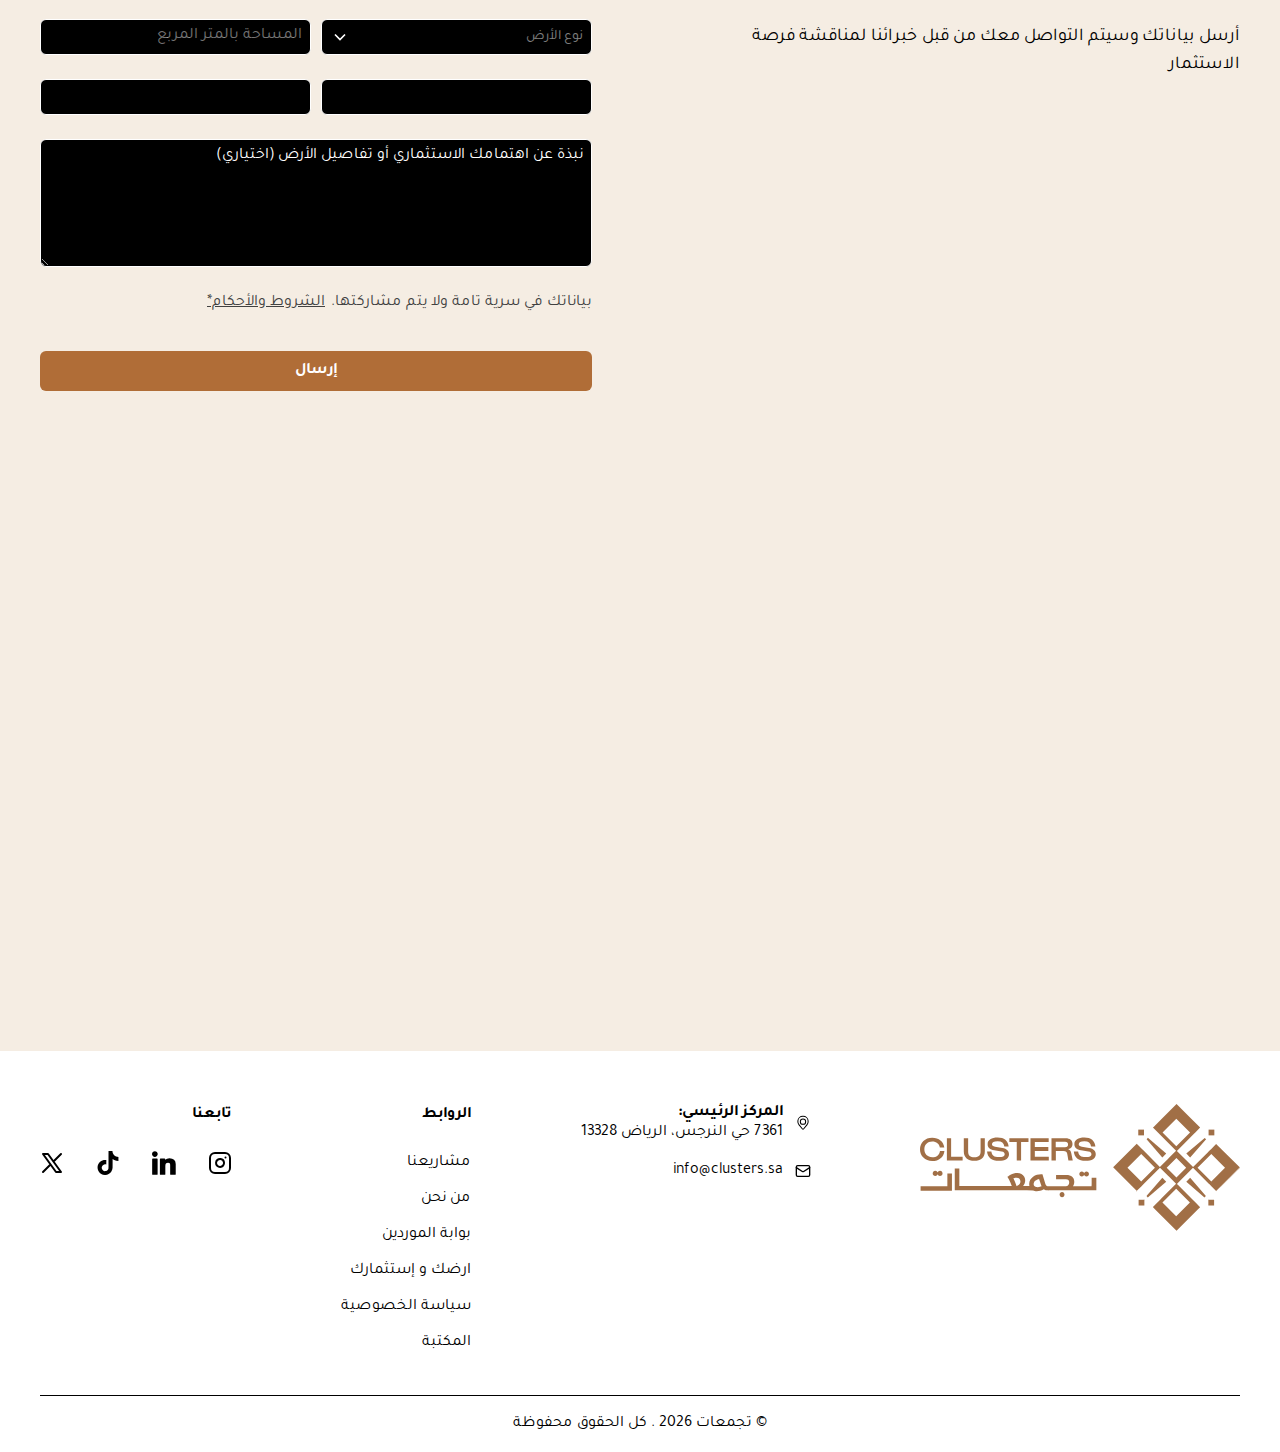
<file: land-and-investment.html>
<!DOCTYPE html>
<html lang="ar" dir="rtl" class="__variable_0d0fba __variable_0b42c5 font-tajawal">

<head>
    <meta charSet="utf-8" />
    <meta name="viewport" content="width=device-width, initial-scale=1" />
    <link rel="preload" href="1ebb550cd0a67fc6-s.p.woff2" as="font" crossorigin="" type="font/woff2" />
    <link rel="preload" href="2cacdbaa6380a11b-s.p.woff2" as="font" crossorigin="" type="font/woff2" />
    <link rel="preload" href="ce401babc0566bc1-s.p.woff2" as="font" crossorigin="" type="font/woff2" />
    <link rel="preload" href="dd994fbf464986f0-s.p.woff2" as="font" crossorigin="" type="font/woff2" />
    <link rel="preload" href="e97026df054cf2a3-s.p.woff2" as="font" crossorigin="" type="font/woff2" />
    <link rel="preload" href="eabccc89078a7f70-s.p.woff2" as="font" crossorigin="" type="font/woff2" />
    <link rel="preload" as="image" href="assets/images/logo.svg" />
    <link rel="preload" as="image" href="assets/images/shape.svg" />
    <link rel="preload" as="image" href="assets/images/logo-v2.svg" />
    <link rel="stylesheet" href="assets/css/main.css" data-precedence="next" />
    <link rel="preload" href="https://www.googletagmanager.com/gtm.js?id=GTM-TBT5NRJM" as="script" />
    <meta name="next-size-adjust" content="" />
    <title>مشاريع سكنية فاخرة وأسلوب حياة عصري في السعودية | تجمعات</title>
    <link rel="icon" href="assets/images/logo.svg" type="image/x-icon">
    <meta name="description"
        content="اكتشف مشاريع تجمعات السكنية الفريدة. نصمم مجتمعات تتمحور حول الإنسان ونقدم شقق فاخرة، تاون هاوس، وفلل دوبلكس تجمع بين الأصالة والحداثة. تواصل معنا لمسكن أحلامك." />
    <meta name="keywords"
        content="عقارات الرياض, فلل للبيع, شقق فاخرة, مشاريع سكنية في الرياض, شركة تطوير عقاري, شقق JX الرياض, فلل تجمعات, أفضل مطور عقاري في السعودية, شراء تاون هاوس في شمال الرياض, أسلوب حياة فاخر في الرياض" />
    <meta property="og:title" content="مشاريع سكنية فاخرة وأسلوب حياة عصري في السعودية | تجمعات" />
    <meta property="og:description"
        content="اكتشف مشاريع تجمعات السكنية الفريدة. نصمم مجتمعات تتمحور حول الإنسان ونقدم شقق فاخرة، تاون هاوس، وفلل دوبلكس تجمع بين الأصالة والحداثة. تواصل معنا لمسكن أحلامك." />
    <meta property="og:image:type" content="image/png" />
    <meta property="og:image:width" content="1200" />
    <meta property="og:image:height" content="620" />
    <meta property="og:image:alt" content="clusters" />
    <meta property="og:image" content="https://clusters.sa/opengraph-image.png?ec408cd3ed40c621" />
    <meta name="twitter:card" content="summary_large_image" />
    <meta name="twitter:title" content="مشاريع سكنية فاخرة وأسلوب حياة عصري في السعودية | تجمعات" />
    <meta name="twitter:description"
        content="اكتشف مشاريع تجمعات السكنية الفريدة. نصمم مجتمعات تتمحور حول الإنسان ونقدم شقق فاخرة، تاون هاوس، وفلل دوبلكس تجمع بين الأصالة والحداثة. تواصل معنا لمسكن أحلامك." />
    <meta name="twitter:image:type" content="image/png" />
    <meta name="twitter:image:width" content="1200" />
    <meta name="twitter:image:height" content="620" />
    <meta name="twitter:image:alt" content="clusters" />
    <meta name="twitter:image" content="https://clusters.sa/twitter-image.png?ec408cd3ed40c621" />
</head>

<body class="flex min-h-screen flex-col">
    <div id="menuOverlay" data-state="open" data-slot="sheet-overlay"
        class="hidden data-[state=open]:animate-in data-[state=closed]:animate-out data-[state=closed]:fade-out-0 data-[state=open]:fade-in-0 fixed inset-0 z-50 bg-black/50"
        style="pointer-events: auto;" data-aria-hidden="true" aria-hidden="true"></div>
    <div id="menuContent" role="dialog" id="radix-_R_3deivb_" style="z-index: 100;"
        aria-describedby="radix-_R_3deivbH2_" aria-labelledby="radix-_R_3deivbH1_" data-state="open"
        data-slot="sheet-content"
        class="bg-background hidden data-[state=open]:animate-in data-[state=closed]:animate-out fixed z-50 flex flex-col shadow-lg transition ease-in-out data-[state=closed]:duration-300 data-[state=open]:duration-500 data-[state=closed]:slide-out-to-right data-[state=open]:slide-in-from-right inset-y-0 right-0 h-full border-l sm:max-w-sm !data-[state=closed]:animate-none w-10/12 gap-0 px-4 pt-6 lg:w-64"
        tabindex="-1" style="pointer-events: auto;">
        <div data-slot="sheet-header" class="flex flex-col gap-1.5 p-4 px-0">
            <h2 class="text-foreground font-semibold text-lg font-semibold" id="radix-_R_3deivbH1_"
                data-slot="sheet-title">القائمة</h2>
        </div>
        <nav class="flex flex-col space-y-3">
            <a class="data-[active=false]:hover:text-primary data-[active=true]:text-secondary-foreground transition-colors"
                data-active="true" href="index.html">الرئيسية</a>
            <a class="data-[active=false]:hover:text-primary data-[active=true]:text-secondary-foreground transition-colors"
                data-active="false" href="projects.html">مشاريعنا</a>
            <a class="data-[active=false]:hover:text-primary data-[active=true]:text-secondary-foreground transition-colors"
                data-active="false" href="about-us.html">من نحن</a>
            <a class="data-[active=false]:hover:text-primary data-[active=true]:text-secondary-foreground transition-colors"
                data-active="false" href="suppliers.html">بوابة الموردين</a>
            <a class="data-[active=false]:hover:text-primary data-[active=true]:text-secondary-foreground transition-colors"
                data-active="false" href="land-and-investment.html">ارضك و إستثمارك</a>
        </nav>
        <label class="my-3.5 flex items-center gap-2">
            <span>
                تغير اللغة:
            </span>
            <button data-slot="button" 
                class="justify-center whitespace-nowrap langToggle rounded-md transition-all disabled:pointer-events-none disabled:opacity-50 [&_svg]:pointer-events-none [&_svg:not([class*='size-'])]:size-4 shrink-0 [&_svg]:shrink-0 outline-none focus-visible:border-ring focus-visible:ring-ring/50 focus-visible:ring-[3px] aria-invalid:ring-destructive/20 dark:aria-invalid:ring-destructive/40 aria-invalid:border-destructive min-h-9 p-2 has-[>svg]:px-3 px-2 flex items-center gap-2 text-lg font-bold ">
                <span class="uppercase">en</span>
            </button>
        </label>
        <a class="contacut inline-flex items-center justify-center gap-2 whitespace-nowrap rounded-md text-sm font-medium transition-all disabled:pointer-events-none disabled:opacity-50 [&_svg]:pointer-events-none [&_svg:not([class*='size-'])]:size-4 shrink-0 [&_svg]:shrink-0 outline-none focus-visible:border-ring focus-visible:ring-ring/50 focus-visible:ring-[3px] aria-invalid:ring-destructive/20 dark:aria-invalid:ring-destructive/40 aria-invalid:border-destructive bg-muted-foreground  rounded-sm  font-bold text-white min-h-9 p-2 has-[>svg]:px-3 w-fit px-10"
            href="index.html#call-us">اتصل بنا</a>
        <button id="menuCloseBtn" type="button" 
            class="ring-offset-background cursor-pointer focus:ring-ring data-[state=open]:bg-secondary absolute top-4 right-4 rounded-xs opacity-70 transition-opacity hover:opacity-100 focus:ring-2 focus:ring-offset-2 focus:outline-hidden disabled:pointer-events-none"
            fdprocessedid="8uah8">
            <svg xmlns="http://www.w3.org/2000/svg" xmlns:xlink="http://www.w3.org/1999/xlink" aria-hidden="true"
                role="img" class="iconify iconify--lucide" width="1em" height="1em" viewBox="0 0 24 24">
                <path fill="none" stroke="currentColor" stroke-linecap="round" stroke-linejoin="round" stroke-width="2"
                    d="M18 6L6 18M6 6l12 12"></path>
            </svg>
        </button>
    </div>
    <!-- =========> Background Music Auto Play with User Interaction Control <======== -->
    <audio id="bgMusic" autoplay loop muted>
        <source src="assets/images/music.mp3" type="audio/mpeg">
    </audio>
    <!-- =========> Background Music Auto JAVSCRIPT <======== -->
    <script>
        const music = document.getElementById("bgMusic");
        music.volume = 0.1;
        document.addEventListener("click", () => {
            music.muted = false;
            music.play();
        }, { once: true });

        window.addEventListener("pagehide", () => {
            music.pause();
            music.currentTime = 0;
        });
        document.addEventListener("visibilitychange", () => {
            if (document.hidden) {
                music.pause();
            } else {
                music.play();
            }
        });
    </script>

    <!-- =========> header <======== -->
    <header class="z-50 w-full py-6 absolute left-1/2 -translate-x-1/2 bg-transparent">
        <div class="app flex w-full items-center justify-between"><a class="relative h-12 w-36 lg:h-20 lg:w-52"
                href="index.html"><img src="assets/images/logo.svg" alt="logo"
                    class="inset-0 size-full object-contain" /></a>
            <div class="hidden items-center gap-4 xl:flex">
                <nav>
                    <ul class="flex gap-8">
                        <li>
                            <a class="data-[active=false]:hover:text-primary data-[active=true]:text-secondary-foreground font-bold text-white transition-colors"
                                data-active="false" href="index.html" data-ar="الرئيسية" data-en="Home">
                                الرئيسية
                            </a>
                        </li>

                        <li>
                            <a class="data-[active=false]:hover:text-primary data-[active=true]:text-secondary-foreground font-bold text-white transition-colors"
                                data-active="false" href="projects.html" data-ar="مشاريعنا" data-en="Our Projects">
                                مشاريعنا
                            </a>
                        </li>

                        <li>
                            <a class="data-[active=false]:hover:text-primary data-[active=true]:text-secondary-foreground font-bold text-white transition-colors"
                                data-active="false" href="about-us.html" data-ar="من نحن" data-en="About Us">
                                من نحن
                            </a>
                        </li>

                        <li>
                            <a class="data-[active=false]:hover:text-primary data-[active=true]:text-secondary-foreground font-bold text-white transition-colors"
                                data-active="false" href="suppliers.html" data-ar="بوابة الموردين"
                                data-en="Suppliers Gate">
                                بوابة الموردين
                            </a>
                        </li>

                        <li>
                            <a class="data-[active=false]:hover:text-primary data-[active=true]:text-secondary-foreground font-bold text-white transition-colors"
                                data-active="false" href="land-and-investment.html" data-ar="ارضك و إستثمارك"
                                data-en="Your Land & Investment">
                                ارضك و إستثمارك
                            </a>
                        </li>
                    </ul>
                </nav>

                <button data-slot="button" 
                    class="justify-center whitespace-nowrap langToggle rounded-md transition-all disabled:pointer-events-none disabled:opacity-50 [&_svg]:pointer-events-none [&_svg:not([class*='size-'])]:size-4 shrink-0 [&_svg]:shrink-0 outline-none focus-visible:border-ring focus-visible:ring-ring/50 focus-visible:ring-[3px] aria-invalid:ring-destructive/20 dark:aria-invalid:ring-destructive/40 aria-invalid:border-destructive hover:bg-accent hover:text-accent-foreground dark:hover:bg-accent/50 min-h-9 p-2 has-[>svg]:px-3 px-10 flex w-14 items-center gap-2 text-xl font-bold text-white">
                    <span class="uppercase">en</span>
                </button>

                <a class="inline-flex items-center justify-center gap-2 whitespace-nowrap rounded-md text-sm font-medium transition-all disabled:pointer-events-none disabled:opacity-50 [&_svg]:pointer-events-none [&_svg:not([class*='size-'])]:size-4 shrink-0 [&_svg]:shrink-0 outline-none focus-visible:border-ring focus-visible:ring-ring/50 focus-visible:ring-[3px] aria-invalid:ring-destructive/20 dark:aria-invalid:ring-destructive/40 aria-invalid:border-destructive bg-muted-foreground rounded-sm font-bold text-white min-h-9 p-2 has-[>svg]:px-3 w-fit px-10"
                    href="index.htmlindex.html#call-us" data-ar="اتصل بنا" data-en="Contact Us">
                    اتصل بنا
                </a>
            </div>

            <div class="xl:hidden" id="menuOpenBtn"><button data-slot="sheet-trigger"
                    class="inline-flex items-center justify-center gap-2 whitespace-nowrap rounded-md text-sm font-medium transition-all disabled:pointer-events-none disabled:opacity-50 [&amp;_svg]:pointer-events-none [&amp;_svg:not([class*=&#x27;size-&#x27;])]:size-4 shrink-0 [&amp;_svg]:shrink-0 outline-none focus-visible:border-ring focus-visible:ring-ring/50 focus-visible:ring-[3px] aria-invalid:ring-destructive/20 dark:aria-invalid:ring-destructive/40 aria-invalid:border-destructive hover:bg-accent hover:text-accent-foreground dark:hover:bg-accent/50 size-9"
                    type="button" aria-haspopup="dialog" aria-expanded="false" aria-controls="radix-_R_3deivb_"
                    data-state="closed" aria-label="Open menu"><svg viewBox="0 0 31 28" fill="none"
                        xmlns="http://www.w3.org/2000/svg" class="size-6">
                        <line y1="-1.5" x2="19" y2="-1.5"
                            transform="matrix(-1 8.74228e-08 8.74228e-08 1 19.1572 3.15723)" stroke="white"
                            stroke-width="3"></line>
                        <line y1="-1.5" x2="30.3867" y2="-1.5"
                            transform="matrix(-1 -8.74228e-08 -8.74228e-08 1 30.6846 15.1533)" stroke="white"
                            stroke-width="3"></line>
                        <line y1="-1.5" x2="23" y2="-1.5"
                            transform="matrix(-1 -8.74228e-08 -8.74228e-08 1 23.1572 27.1572)" stroke="white"
                            stroke-width="3"></line>
                    </svg></button></div>
        </div>
    </header>

    <main>

        <section class="relative flex min-h-screen w-full items-center pt-28 lg:pt-36 xl:pt-52 xl:pb-24"
            style="background:linear-gradient(to bottom, rgba(36, 25, 16, 0.41) 1.77%, rgba(0, 0, 0, 0.00) 21.82%), #B08968">
            <div class="app relative z-20 flex h-full flex-col lg:flex-row lg:items-center">
                <div class="flex flex-col gap-6 text-white xl:basis-[40%]">
                    <h1 class="font-saudi text-5xl leading-12 font-bold xl:text-7xl ltr:xl:leading-16 rtl:xl:leading-24"
                        data-ar="حول أرضك من عـبء الـى استثمار"
                        data-en="Turn Your Land from a Liability into an Investment">
                        حول أرضك من عـبء الـى استثمار
                    </h1>
                    <p class="text-sm leading-7 font-semibold xl:text-xl"
                        data-ar="لا تبيع أرضك بأقل من قيمتها الحقيقية... بل ساهم بأرضك مع تجمعات لتطوير مشروع نوعي لتحقيق أهدافك الاستثمارية، ودعم النمو العقاري والاقتصادي لمدينة الرياض"
                        data-en="Don't sell your land for less than its true value. Contribute your land with Tajammu'at to develop a high-quality project that fulfills your investment goals while supporting the real estate and economic growth of Riyadh.">
                        لا تبيع أرضك بأقل من قيمتها الحقيقية... بل ساهم بأرضك مع تجمعات لتطوير مشروع نوعي لتحقيق أهدافك
                        الاستثمارية، ودعم النمو العقاري والاقتصادي لمدينة الرياض
                    </p>
                    <ul class="flex flex-col gap-3">
                        <li class="flex gap-3 font-semibold">
                            <svg xmlns="http://www.w3.org/2000/svg" width="24" height="24" viewBox="0 0 24 24"
                                fill="none" stroke="currentColor" stroke-width="2" stroke-linecap="round"
                                stroke-linejoin="round" class="lucide lucide-circle-check" aria-hidden="true">
                                <circle cx="12" cy="12" r="10"></circle>
                                <path d="m9 12 2 2 4-4"></path>
                            </svg>
                            <span data-ar="عزّز فرصتك النظامية تجاه رسوم الأراضي البيضاء"
                                data-en="Strengthen your compliance position regarding the White Land Fees">
                                عزّز فرصتك النظامية تجاه رسوم الأراضي البيضاء
                            </span>
                        </li>
                        <li class="flex gap-3 font-semibold">
                            <svg xmlns="http://www.w3.org/2000/svg" width="24" height="24" viewBox="0 0 24 24"
                                fill="none" stroke="currentColor" stroke-width="2" stroke-linecap="round"
                                stroke-linejoin="round" class="lucide lucide-circle-check" aria-hidden="true">
                                <circle cx="12" cy="12" r="10"></circle>
                                <path d="m9 12 2 2 4-4"></path>
                            </svg>
                            <span data-ar="عليك الأرض.. وعلينا التطوير"
                                data-en="You provide the land… we handle the development">
                                عليك الأرض.. وعلينا التطوير
                            </span>
                        </li>
                        <li class="flex gap-3 font-semibold">
                            <svg xmlns="http://www.w3.org/2000/svg" width="24" height="24" viewBox="0 0 24 24"
                                fill="none" stroke="currentColor" stroke-width="2" stroke-linecap="round"
                                stroke-linejoin="round" class="lucide lucide-circle-check" aria-hidden="true">
                                <circle cx="12" cy="12" r="10"></circle>
                                <path d="m9 12 2 2 4-4"></path>
                            </svg>
                            <span data-ar="تقييم عادل وشفاف لأرضك"
                                data-en="Fair and transparent valuation of your land">
                                تقييم عادل وشفاف لأرضك
                            </span>
                        </li>
                        <li class="flex gap-3 font-semibold">
                            <svg xmlns="http://www.w3.org/2000/svg" width="24" height="24" viewBox="0 0 24 24"
                                fill="none" stroke="currentColor" stroke-width="2" stroke-linecap="round"
                                stroke-linejoin="round" class="lucide lucide-circle-check" aria-hidden="true">
                                <circle cx="12" cy="12" r="10"></circle>
                                <path d="m9 12 2 2 4-4"></path>
                            </svg>
                            <span data-ar="لا تحتاج لضخ رأس مال نقدي" data-en="No cash capital required">
                                لا تحتاج لضخ رأس مال نقدي
                            </span>
                        </li>
                        <li class="flex gap-3 font-semibold">
                            <svg xmlns="http://www.w3.org/2000/svg" width="24" height="24" viewBox="0 0 24 24"
                                fill="none" stroke="currentColor" stroke-width="2" stroke-linecap="round"
                                stroke-linejoin="round" class="lucide lucide-circle-check" aria-hidden="true">
                                <circle cx="12" cy="12" r="10"></circle>
                                <path d="m9 12 2 2 4-4"></path>
                            </svg>
                            <span data-ar="عوائد تقديرية قد تتجاوز 25%" data-en="Estimated returns exceeding 25%">
                                عوائد تقديرية قد تتجاوز 25%
                            </span>
                        </li>
                        <li class="flex gap-3 font-semibold">
                            <svg xmlns="http://www.w3.org/2000/svg" width="24" height="24" viewBox="0 0 24 24"
                                fill="none" stroke="currentColor" stroke-width="2" stroke-linecap="round"
                                stroke-linejoin="round" class="lucide lucide-circle-check" aria-hidden="true">
                                <circle cx="12" cy="12" r="10"></circle>
                                <path d="m9 12 2 2 4-4"></path>
                            </svg>
                            <span data-ar="الصك يبقى باسمك حتى نهاية التطوير"
                                data-en="Your title deed remains in your name until development is complete">
                                الصك يبقى باسمك حتى نهاية التطوير
                            </span>
                        </li>
                        <li class="flex gap-3 font-semibold">
                            <svg xmlns="http://www.w3.org/2000/svg" width="24" height="24" viewBox="0 0 24 24"
                                fill="none" stroke="currentColor" stroke-width="2" stroke-linecap="round"
                                stroke-linejoin="round" class="lucide lucide-circle-check" aria-hidden="true">
                                <circle cx="12" cy="12" r="10"></circle>
                                <path d="m9 12 2 2 4-4"></path>
                            </svg>
                            <span data-ar="السعي محفوظ للوكيل أو الوسيط"
                                data-en="Broker/agent commission fully preserved">
                                السعي محفوظ للوكيل أو الوسيط
                            </span>
                        </li>
                    </ul>
                    <a class="inline-flex items-center justify-center gap-2 whitespace-nowrap rounded-md text-sm font-medium transition-all disabled:pointer-events-none disabled:opacity-50 [&amp;_svg]:pointer-events-none [&amp;_svg:not([class*=&#x27;size-&#x27;])]:size-4 shrink-0 [&amp;_svg]:shrink-0 outline-none focus-visible:border-ring focus-visible:ring-ring/50 focus-visible:ring-[3px] aria-invalid:ring-destructive/20 dark:aria-invalid:ring-destructive/40 aria-invalid:border-destructive bg-muted-foreground  rounded-sm  font-bold text-white min-h-9 p-2 has-[&gt;svg]:px-3 w-fit px-10"
                        href="#form-section" data-ar="استثمر ارضك الان" data-en="Invest Your Land Now">
                        استثمر ارضك الان
                        <svg xmlns="http://www.w3.org/2000/svg" width="24" height="24" viewBox="0 0 24 24" fill="none"
                            stroke="currentColor" stroke-width="2" stroke-linecap="round" stroke-linejoin="round"
                            class="lucide lucide-arrow-left size-6 ltr:-scale-x-100" aria-hidden="true">
                            <path d="m12 19-7-7 7-7"></path>
                            <path d="M19 12H5"></path>
                        </svg>
                    </a>
                </div>
                <div class="sm aspect-[1.26] w-full xl:hidden"></div>
            </div>
            <img alt="your-land-thumb" fetchPriority="high" width="977" height="772" decoding="async" data-nimg="1"
                class="absolute bottom-0 z-10 aspect-[1.26] w-full lg:w-[65%] 2xl:w-[55%] ltr:right-0 ltr:-scale-x-100 rtl:left-0"
                style="color:transparent" sizes="(min-width: 768px) 60vw, 50vw" src="assets/images/your-land-thumb.png"
                data-ar-alt="أرضك للاستثمار" data-en-alt="Your Land for Investment" />
        </section>

        <section class="app flex flex-col gap-10 py-24">
            <blockquote class="relative before:absolute lg:max-w-10/12">
                <svg class="absolute -top-8 size-11 opacity-20 xl:-top-7" viewBox="0 0 49 33" fill="none"
                    xmlns="http://www.w3.org/2000/svg">
                    <path
                        d="M38.1491 32.3744C35.1158 32.3744 32.7825 31.3827 31.1492 29.3994C29.6326 27.4161 28.8742 24.6745 28.8742 21.1746C28.8742 18.258 29.5742 15.1664 30.9742 11.8998C32.4908 8.51648 34.2408 5.71653 36.2241 3.49991C38.3241 1.16662 40.1907 -2.43091e-05 41.824 -2.43091e-05C42.7573 -2.43091e-05 43.224 0.349968 43.224 1.04995C43.224 1.51661 42.699 2.91659 41.649 5.24988C41.0657 6.41653 40.3657 8.10816 39.549 10.3248C38.849 12.5414 38.4407 14.2914 38.3241 15.5747C42.174 15.458 44.9156 15.7497 46.5489 16.4497C48.1822 17.1497 48.9989 18.4913 48.9989 20.4746C48.9989 23.2745 48.1239 25.9578 46.3739 28.5244C44.6239 31.0911 41.8823 32.3744 38.1491 32.3744ZM9.2746 32.3744C6.24132 32.3744 3.90803 31.3827 2.27473 29.3994C0.758087 27.4161 -0.000232737 24.6745 -0.000232737 21.1746C-0.000232737 18.258 0.699754 15.1664 2.09973 11.8998C3.61637 8.51648 5.36633 5.71653 7.34963 3.49991C9.44959 1.16662 11.3162 -2.43091e-05 12.9495 -2.43091e-05C13.8828 -2.43091e-05 14.3495 0.349968 14.3495 1.04995C14.3495 1.51661 13.8245 2.91659 12.7745 5.24988C12.1912 6.41653 11.4912 8.10816 10.6746 10.3248C9.97458 12.5414 9.56626 14.2914 9.44959 15.5747C13.2995 15.458 16.0411 15.7497 17.6744 16.4497C19.3077 17.1497 20.1244 18.4913 20.1244 20.4746C20.1244 23.2745 19.2494 25.9578 17.4994 28.5244C15.7495 31.0911 13.0079 32.3744 9.2746 32.3744Z"
                        fill="#B08968"></path>
                </svg>
                <p class="font-saudi grow text-2xl font-medium xl:text-3xl xl:leading-9"
                    data-ar="مع تجمعات، أرضك ليست مجرد صفقة... بل شراكة حقيقية نحقق فيها أهدافك الاستثمارية، ونحول بها أرضك إلى مشروع نوعي يساهم في دعم النمو العقاري والاقتصادي لمدينة الرياض، ويبني مستقبلاً أفضل لمجتمعنا"
                    data-en="With Tajammu'at, your land is not just a transaction—it's a true partnership. We work with you to achieve your investment goals and transform your land into a signature project that contributes to Riyadh's real-estate and economic growth, building a better future for our community.">
                    مع تجمعات، أرضك ليست مجرد صفقة... بل شراكة حقيقية نحقق فيها أهدافك الاستثمارية، ونحول بها أرضك إلى
                    مشروع نوعي يساهم في دعم النمو العقاري والاقتصادي لمدينة الرياض، ويبني مستقبلاً أفضل لمجتمعنا
                </p>
            </blockquote>
            <div class="flex w-full max-w-96 gap-5 rounded-3xl bg-[#ECE3DB]/32">
                <div class="relative size-14 shrink-0 rounded-full bg-black/20">
                    <img alt="ceo" loading="lazy" decoding="async" data-nimg="fill" class="rounded-full"
                        style="position:absolute;height:100%;width:100%;left:0;top:0;right:0;bottom:0;color:transparent"
                        sizes="100px" src="assets/images/ceo.png" data-ar-alt="الرئيس التنفيذي" data-en-alt="CEO" />
                </div>
                <div class="flex flex-col justify-center text-[#4F4F4F]">
                    <span class="font-bold" data-ar="م. مهاب بن محمد صالح بنتن"
                        data-en="Eng. Mohab bin Mohammed Saleh Bantan">
                        م. مهاب بن محمد صالح بنتن
                    </span>
                    <span data-ar="المؤسس والرئيس التنفيذي" data-en="Founder & CEO">
                        المؤسس والرئيس التنفيذي
                    </span>
                </div>
            </div>
        </section>

        <section class="bg-[#F5EDE3] py-12">
            <div class="app space-y-12">
                <h2 class="font-saudi text-center text-4xl font-bold xl:text-5xl"
                    data-ar="6 مميزات تجعل تجمعات شريكك الأمثل"
                    data-en="6 Advantages That Make Tajammu'at Your Ideal Partner">
                    6 مميزات تجعل تجمعات شريكك الأمثل
                </h2>
                <ul class="grid auto-rows-fr gap-8 md:grid-cols-2 xl:grid-cols-3">
                    <li class="space-y-4 rounded-sm bg-white p-5 shadow-md">
                        <div class="flex items-center gap-2">
                            <div class="flex size-12 items-center justify-center rounded-xl bg-[#CE905E]">
                                <svg xmlns="http://www.w3.org/2000/svg" width="24" height="24" viewBox="0 0 24 24"
                                    fill="none" stroke="#fff" stroke-width="2" stroke-linecap="round"
                                    stroke-linejoin="round" class="lucide lucide-shield-check" aria-hidden="true">
                                    <path
                                        d="M20 13c0 5-3.5 7.5-7.66 8.95a1 1 0 0 1-.67-.01C7.5 20.5 4 18 4 13V6a1 1 0 0 1 1-1c2 0 4.5-1.2 6.24-2.72a1.17 1.17 0 0 1 1.52 0C14.51 3.81 17 5 19 5a1 1 0 0 1 1 1z">
                                    </path>
                                    <path d="m9 12 2 2 4-4"></path>
                                </svg>
                            </div>
                            <span class="text-xl font-bold text-[#383838]" data-ar="الصك باسمك 100%"
                                data-en="Title Deed 100% in Your Name">
                                الصك باسمك 100%
                            </span>
                        </div>
                        <p class="text-sm leading-7 text-[#686868]"
                            data-ar="الأرض باسمك طوال مدة المشروع، وعقد تطوير يحفظ حقوقك بدون نقل الملكية"
                            data-en="Your land remains under your ownership throughout the project duration, with a development contract that legally protects your rights without transferring ownership.">
                            الأرض باسمك طوال مدة المشروع، وعقد تطوير يحفظ حقوقك بدون نقل الملكية
                        </p>
                    </li>
                    <li class="space-y-4 rounded-sm bg-white p-5 shadow-md">
                        <div class="flex items-center gap-2">
                            <div class="flex size-12 items-center justify-center rounded-xl bg-[#CE905E]">
                                <svg xmlns="http://www.w3.org/2000/svg" width="24" height="24" viewBox="0 0 24 24"
                                    fill="none" stroke="#fff" stroke-width="2" stroke-linecap="round"
                                    stroke-linejoin="round" class="lucide lucide-shield-check" aria-hidden="true">
                                    <path
                                        d="M20 13c0 5-3.5 7.5-7.66 8.95a1 1 0 0 1-.67-.01C7.5 20.5 4 18 4 13V6a1 1 0 0 1 1-1c2 0 4.5-1.2 6.24-2.72a1.17 1.17 0 0 1 1.52 0C14.51 3.81 17 5 19 5a1 1 0 0 1 1 1z">
                                    </path>
                                    <path d="m9 12 2 2 4-4"></path>
                                </svg>
                            </div>
                            <span class="text-xl font-bold text-[#383838]" data-ar="رأس مال نقدي (صفر ريال)"
                                data-en="Zero Cash Capital">
                                رأس مال نقدي (صفر ريال)
                            </span>
                        </div>
                        <p class="text-sm leading-7 text-[#686868]"
                            data-ar="نموذج يتيح لك المساهمة بأرضك فقط، وتجمعات تتولى كامل التطوير"
                            data-en="A model that allows you to contribute only your land while Tajammu'at handles the full development process.">
                            نموذج يتيح لك المساهمة بأرضك فقط، وتجمعات تتولى كامل التطوير
                        </p>
                    </li>
                    <li class="space-y-4 rounded-sm bg-white p-5 shadow-md">
                        <div class="flex items-center gap-2">
                            <div class="flex size-12 items-center justify-center rounded-xl bg-[#CE905E]">
                                <svg xmlns="http://www.w3.org/2000/svg" width="24" height="24" viewBox="0 0 24 24"
                                    fill="none" stroke="#fff" stroke-width="2" stroke-linecap="round"
                                    stroke-linejoin="round" class="lucide lucide-shield-check" aria-hidden="true">
                                    <path
                                        d="M20 13c0 5-3.5 7.5-7.66 8.95a1 1 0 0 1-.67-.01C7.5 20.5 4 18 4 13V6a1 1 0 0 1 1-1c2 0 4.5-1.2 6.24-2.72a1.17 1.17 0 0 1 1.52 0C14.51 3.81 17 5 19 5a1 1 0 0 1 1 1z">
                                    </path>
                                    <path d="m9 12 2 2 4-4"></path>
                                </svg>
                            </div>
                            <span class="text-xl font-bold text-[#383838]" data-ar="تقييم عادل وشفاف لأرضك"
                                data-en="Fair and Transparent Valuation">
                                تقييم عادل وشفاف لأرضك
                            </span>
                        </div>
                        <p class="text-sm leading-7 text-[#686868]"
                            data-ar="3 مقيمين معتمدين لتحديد قيمة سوقية عادلة لأرضك بشفافية كاملة"
                            data-en="Three certified valuers assess your land to determine a fair market value with full transparency.">
                            3 مقيمين معتمدين لتحديد قيمة سوقية عادلة لأرضك بشفافية كاملة
                        </p>
                    </li>
                    <li class="space-y-4 rounded-sm bg-white p-5 shadow-md">
                        <div class="flex items-center gap-2">
                            <div class="flex size-12 items-center justify-center rounded-xl bg-[#CE905E]">
                                <svg xmlns="http://www.w3.org/2000/svg" width="24" height="24" viewBox="0 0 24 24"
                                    fill="none" stroke="#fff" stroke-width="2" stroke-linecap="round"
                                    stroke-linejoin="round" class="lucide lucide-shield-check" aria-hidden="true">
                                    <path
                                        d="M20 13c0 5-3.5 7.5-7.66 8.95a1 1 0 0 1-.67-.01C7.5 20.5 4 18 4 13V6a1 1 0 0 1 1-1c2 0 4.5-1.2 6.24-2.72a1.17 1.17 0 0 1 1.52 0C14.51 3.81 17 5 19 5a1 1 0 0 1 1 1z">
                                    </path>
                                    <path d="m9 12 2 2 4-4"></path>
                                </svg>
                            </div>
                            <span class="text-xl font-bold text-[#383838]" data-ar="عوائد استثمارية"
                                data-en="Investment Returns">
                                عوائد استثمارية
                            </span>
                        </div>
                        <p class="text-sm leading-7 text-[#686868]"
                            data-ar="فرصة تحقيق عوائد استثمارية على قيمة أرضك تصل إلى 25%"
                            data-en="Potential returns of up to 25% based on the value of your land.">
                            فرصة تحقيق عوائد استثمارية على قيمة أرضك تصل إلى 25%
                        </p>
                    </li>
                    <li class="space-y-4 rounded-sm bg-white p-5 shadow-md">
                        <div class="flex items-center gap-2">
                            <div class="flex size-12 items-center justify-center rounded-xl bg-[#CE905E]">
                                <svg xmlns="http://www.w3.org/2000/svg" width="24" height="24" viewBox="0 0 24 24"
                                    fill="none" stroke="#fff" stroke-width="2" stroke-linecap="round"
                                    stroke-linejoin="round" class="lucide lucide-shield-check" aria-hidden="true">
                                    <path
                                        d="M20 13c0 5-3.5 7.5-7.66 8.95a1 1 0 0 1-.67-.01C7.5 20.5 4 18 4 13V6a1 1 0 0 1 1-1c2 0 4.5-1.2 6.24-2.72a1.17 1.17 0 0 1 1.52 0C14.51 3.81 17 5 19 5a1 1 0 0 1 1 1z">
                                    </path>
                                    <path d="m9 12 2 2 4-4"></path>
                                </svg>
                            </div>
                            <span class="text-xl font-bold text-[#383838]" data-ar="رسوم الأراضي البيضاء"
                                data-en="White Land Fees">
                                رسوم الأراضي البيضاء
                            </span>
                        </div>
                        <p class="text-sm leading-7 text-[#686868]"
                            data-ar="عزز إمكانية الاستفادة من المزايا والضوابط النظامية المتعلقة برسوم الأراضي البيضاء"
                            data-en="Enhance your ability to benefit from regulatory incentives and provisions related to White Land Fees.">
                            عزز إمكانية الاستفادة من المزايا والضوابط النظامية المتعلقة برسوم الأراضي البيضاء
                        </p>
                    </li>
                    <li class="space-y-4 rounded-sm bg-white p-5 shadow-md">
                        <div class="flex items-center gap-2">
                            <div class="flex size-12 items-center justify-center rounded-xl bg-[#CE905E]">
                                <svg xmlns="http://www.w3.org/2000/svg" width="24" height="24" viewBox="0 0 24 24"
                                    fill="none" stroke="#fff" stroke-width="2" stroke-linecap="round"
                                    stroke-linejoin="round" class="lucide lucide-shield-check" aria-hidden="true">
                                    <path
                                        d="M20 13c0 5-3.5 7.5-7.66 8.95a1 1 0 0 1-.67-.01C7.5 20.5 4 18 4 13V6a1 1 0 0 1 1-1c2 0 4.5-1.2 6.24-2.72a1.17 1.17 0 0 1 1.52 0C14.51 3.81 17 5 19 5a1 1 0 0 1 1 1z">
                                    </path>
                                    <path d="m9 12 2 2 4-4"></path>
                                </svg>
                            </div>
                            <span class="text-xl font-bold text-[#383838]" data-ar="أولوية شراء الوحدات"
                                data-en="Priority Unit Purchase">
                                أولوية شراء الوحدات
                            </span>
                        </div>
                        <p class="text-sm leading-7 text-[#686868]"
                            data-ar="فرصة شراء وحدات في المشروع بخصم يصل إلى 20%"
                            data-en="Opportunity to purchase project units with discounts of up to 20%.">
                            فرصة شراء وحدات في المشروع بخصم يصل إلى 20%
                        </p>
                    </li>
                </ul>
                <div class="flex flex-col gap-x-4 gap-y-8 lg:flex-row lg:justify-between">
                    <div class="flex flex-1 flex-col items-center gap-6 text-center md:flex-row">
                        <img alt="Ministry of Municipalities and Housing" loading="lazy" width="200" height="200"
                            decoding="async" data-nimg="1" style="color:transparent" src="assets/images/momah.svg"
                            data-ar-alt="وزارة الشؤون البلدية والقروية والإسكان"
                            data-en-alt="Ministry of Municipalities and Housing" />
                        <span class="basis-full" data-ar="شهادة تأهيل مطور عقاري رقم (2271160386)"
                            data-en="Certified Real Estate Developer – MOMRA (2271160386)">
                            شهادة تأهيل مطور عقاري رقم (2271160386)
                        </span>
                    </div>
                    <div class="flex flex-1 flex-col items-center gap-6 text-center md:flex-row">
                        <img alt="rega" loading="lazy" width="200" height="200" decoding="async" data-nimg="1"
                            style="color:transparent" src="assets/images/rega.svg" data-ar-alt="هيئة التقييم العقاري"
                            data-en-alt="Real Estate General Authority" />
                        <span class="basis-full text-balance"
                            data-ar="شهادة تأهيل مطور عقاري لممارسة نشاط بيع وتأجير مشروعات عقارية على الخارطة (1609)"
                            data-en="Certified Off-Plan Real Estate Developer – REGA (1609)">
                            شهادة تأهيل مطور عقاري لممارسة نشاط بيع وتأجير مشروعات عقارية على الخارطة (1609)
                        </span>
                    </div>
                </div>
            </div>
        </section>

        <section class="relative bg-[#B08968] pt-12 xl:py-12">
            <div class="app space-y-12 xl:space-y-24">
                <h2 class="font-saudi text-4xl font-bold whitespace-pre-line text-white xl:text-5xl"
                    data-ar="رحلة استثمار أرضك ... 6 مراحل واضحة من البداية وحتى استلام أرباحك"
                    data-en="Your Land Investment Journey… 6 Clear Stages from Start to Profit">
                    رحلة استثمار أرضك ... 6 مراحل واضحة من البداية وحتى استلام أرباحك
                </h2>
                <div class="hidden flex-col xl:flex" style="gap:45px">
                    <svg class="absolute w-[99%] translate-y-5 xl:w-[98%] 2xl:w-[90%] ltr:left-0 ltr:-scale-x-100 rtl:right-0"
                        preserveAspectRatio="none" viewBox="0 0 1330 305" fill="none" xmlns="http://www.w3.org/2000/svg"
                        style="height: 366px;">
                        <path opacity="0.6"
                            d="M981.968 6.93188H133.023C-35.7701 6.93188 -48.2408 297.533 133.023 302.932H1348.71"
                            stroke="white" stroke-width="3.41994"></path>
                        <circle cx="985.074" cy="7.01436" r="7.01436" fill="#F5F5F5"></circle>
                    </svg>
                    <span class="absolute mt-2 text-2xl font-bold text-nowrap text-white ltr:left-[14%] rtl:right-[10%]"
                        data-ar="رحلتك تبدأ بخطوة" data-en="Start Now">
                        رحلتك تبدأ بخطوة
                    </span>
                    <div class="flex gap-36 ltr:ml-[309px] rtl:mr-[370px]">
                        <!-- المرحلة 1 -->
                        <div class="relative flex flex-1 flex-row gap-6 text-white xl:flex-col xl:gap-3">
                            <div
                                class="relative flex w-fit flex-col items-center gap-[5px] before:absolute before:bottom-[-9px] before:h-1.5 before:w-1.5 before:rounded-full before:bg-[#d9d9d9] before:content-[&#x27;&#x27;] after:block after:h-10 after:w-px after:border after:border-dashed after:border-white after:content-[&#x27;&#x27;] max-xl:before:absolute max-xl:before:top-0 max-xl:before:left-0 max-xl:before:z-10 max-xl:before:h-1.5 max-xl:before:w-1.5 max-xl:before:translate-x-[-35px] max-xl:before:translate-y-[18px] max-xl:before:rounded-full max-xl:before:bg-[#d9d9d9] max-xl:before:content-[&#x27;&#x27;] max-xl:after:absolute max-xl:after:top-0 max-xl:after:left-0 max-xl:after:h-px max-xl:after:w-10 max-xl:after:translate-x-[-80%] max-xl:after:translate-y-5 max-xl:after:border max-xl:after:border-dashed max-xl:after:border-white ltr:max-xl:before:right-0 ltr:max-xl:before:left-auto ltr:max-xl:before:translate-x-[35px] ltr:max-xl:after:right-0 ltr:max-xl:after:left-auto ltr:max-xl:after:translate-x-[80%]">
                                <div class="text-B08968 flex size-11 items-center justify-center rounded-full bg-white">
                                    <span class="font-saudi text-4xl font-bold text-[#B08968]">1</span>
                                </div>
                            </div>
                            <div class="mt-2 space-y-2.5 xl:mt-0 ltr:ml-5 rtl:mr-5">
                                <h2 class="text-xl font-bold" data-ar="تسجيل بيانات الأرض"
                                    data-en="Submit Your Land Information">
                                    تسجيل بيانات الأرض
                                </h2>
                                <span class="block" data-ar="أقل من دقيقة" data-en="Less than a minute">
                                    أقل من دقيقة
                                </span>
                                <p class="font-bold" data-ar="املأ النموذج أدناه لبدء دراسة إمكانية تطوير أرضك."
                                    data-en="Fill out the form below to begin assessing the development potential of your land.">
                                    املأ النموذج أدناه لبدء دراسة إمكانية تطوير أرضك.
                                </p>
                                <a class="inline-flex items-center justify-center gap-2 whitespace-nowrap rounded-md text-sm font-medium transition-all disabled:pointer-events-none disabled:opacity-50 [&amp;_svg]:pointer-events-none [&amp;_svg:not([class*=&#x27;size-&#x27;])]:size-4 shrink-0 [&amp;_svg]:shrink-0 outline-none focus-visible:border-ring focus-visible:ring-ring/50 focus-visible:ring-[3px] aria-invalid:ring-destructive/20 dark:aria-invalid:ring-destructive/40 aria-invalid:border-destructive bg-muted-foreground  rounded-sm  font-bold text-white min-h-9 p-2 has-[&gt;svg]:px-3 w-fit px-10"
                                    href="#form-section" data-ar="استثمر ارضك الآن" data-en="Invest Your Land Now">
                                    استثمر ارضك الآن
                                </a>
                            </div>
                        </div>

                        <!-- المرحلة 2 -->
                        <div class="relative flex flex-1 flex-row gap-6 text-white xl:flex-col xl:gap-3">
                            <div
                                class="relative flex w-fit flex-col items-center gap-[5px] before:absolute before:bottom-[-9px] before:h-1.5 before:w-1.5 before:rounded-full before:bg-[#d9d9d9] before:content-[&#x27;&#x27;] after:block after:h-10 after:w-px after:border after:border-dashed after:border-white after:content-[&#x27;&#x27;] max-xl:before:absolute max-xl:before:top-0 max-xl:before:left-0 max-xl:before:z-10 max-xl:before:h-1.5 max-xl:before:w-1.5 max-xl:before:translate-x-[-35px] max-xl:before:translate-y-[18px] max-xl:before:rounded-full max-xl:before:bg-[#d9d9d9] max-xl:before:content-[&#x27;&#x27;] max-xl:after:absolute max-xl:after:top-0 max-xl:after:left-0 max-xl:after:h-px max-xl:after:w-10 max-xl:after:translate-x-[-80%] max-xl:after:translate-y-5 max-xl:after:border max-xl:after:border-dashed max-xl:after:border-white ltr:max-xl:before:right-0 ltr:max-xl:before:left-auto ltr:max-xl:before:translate-x-[35px] ltr:max-xl:after:right-0 ltr:max-xl:after:left-auto ltr:max-xl:after:translate-x-[80%]">
                                <div class="text-B08968 flex size-11 items-center justify-center rounded-full bg-white">
                                    <span class="font-saudi text-4xl font-bold text-[#B08968]">2</span>
                                </div>
                            </div>
                            <div class="mt-2 space-y-2.5 xl:mt-0 ltr:ml-5 rtl:mr-5">
                                <h2 class="text-xl font-bold" data-ar="جلسة استشارة مجانية"
                                    data-en="Free Consultation Session">
                                    جلسة استشارة مجانية
                                </h2>
                                <span class="block" data-ar="خلال أسبوع" data-en="Within a week">
                                    خلال أسبوع
                                </span>
                                <p class="font-bold"
                                    data-ar="نتواصل معك لشرح نموذج التطوير، والإجابة على أسئلتك، واستعراض الخيارات المتاحة لك."
                                    data-en="We contact you to explain the development model, answer your questions, and review the available options.">
                                    نتواصل معك لشرح نموذج التطوير، والإجابة على أسئلتك، واستعراض الخيارات المتاحة لك.
                                </p>
                            </div>
                        </div>

                        <!-- المرحلة 3 -->
                        <div class="relative flex flex-1 flex-row gap-6 text-white xl:flex-col xl:gap-3">
                            <div
                                class="relative flex w-fit flex-col items-center gap-[5px] before:absolute before:bottom-[-9px] before:h-1.5 before:w-1.5 before:rounded-full before:bg-[#d9d9d9] before:content-[&#x27;&#x27;] after:block after:h-10 after:w-px after:border after:border-dashed after:border-white after:content-[&#x27;&#x27;] max-xl:before:absolute max-xl:before:top-0 max-xl:before:left-0 max-xl:before:z-10 max-xl:before:h-1.5 max-xl:before:w-1.5 max-xl:before:translate-x-[-35px] max-xl:before:translate-y-[18px] max-xl:before:rounded-full max-xl:before:bg-[#d9d9d9] max-xl:before:content-[&#x27;&#x27;] max-xl:after:absolute max-xl:after:top-0 max-xl:after:left-0 max-xl:after:h-px max-xl:after:w-10 max-xl:after:translate-x-[-80%] max-xl:after:translate-y-5 max-xl:after:border max-xl:after:border-dashed max-xl:after:border-white ltr:max-xl:before:right-0 ltr:max-xl:before:left-auto ltr:max-xl:before:translate-x-[35px] ltr:max-xl:after:right-0 ltr:max-xl:after:left-auto ltr:max-xl:after:translate-x-[80%]">
                                <div class="text-B08968 flex size-11 items-center justify-center rounded-full bg-white">
                                    <span class="font-saudi text-4xl font-bold text-[#B08968]">3</span>
                                </div>
                            </div>
                            <div class="mt-2 space-y-2.5 xl:mt-0 ltr:ml-5 rtl:mr-5">
                                <h2 class="text-xl font-bold" data-ar="دراسة الجدوى" data-en="Feasibility Study">
                                    دراسة الجدوى
                                </h2>
                                <span class="block" data-ar="10-7 أيام" data-en="7–10 days">
                                    10-7 أيام
                                </span>
                                <p class="font-bold"
                                    data-ar="تقييم مهني من 3 مقيمين معتمدين، مع إعداد دراسة جدوى تقديرية توضّح الأرقام والعوائد المحتملة وفق نموذج التطوير."
                                    data-en="A professional evaluation by three certified valuers, along with an indicative feasibility study outlining projected figures and potential returns.">
                                    تقييم مهني من 3 مقيمين معتمدين، مع إعداد دراسة جدوى تقديرية توضّح الأرقام والعوائد
                                    المحتملة وفق نموذج التطوير.
                                </p>
                            </div>
                        </div>
                    </div>
                    <div class="relative ltr:ml-36 rtl:mr-36">
                        <div class="absolute -translate-y-[95%] ltr:-translate-x-[5%] rtl:translate-x-[67%]">
                            <img alt="flag" loading="lazy" width="290" height="499" decoding="async" data-nimg="1"
                                class="h-[250px] w-full" style="color:transparent" src="assets/images/flag.png"
                                data-ar-alt="العلم" data-en-alt="Flag" />
                        </div>
                        <div class="flex flex-row-reverse gap-12">
                            <!-- المرحلة 4 -->
                            <div class="relative flex flex-1 flex-row gap-6 text-white xl:flex-col xl:gap-3">
                                <div
                                    class="relative flex w-fit flex-col items-center gap-[5px] before:absolute before:bottom-[-9px] before:h-1.5 before:w-1.5 before:rounded-full before:bg-[#d9d9d9] before:content-[&#x27;&#x27;] after:block after:h-10 after:w-px after:border after:border-dashed after:border-white after:content-[&#x27;&#x27;] max-xl:before:absolute max-xl:before:top-0 max-xl:before:left-0 max-xl:before:z-10 max-xl:before:h-1.5 max-xl:before:w-1.5 max-xl:before:translate-x-[-35px] max-xl:before:translate-y-[18px] max-xl:before:rounded-full max-xl:before:bg-[#d9d9d9] max-xl:before:content-[&#x27;&#x27;] max-xl:after:absolute max-xl:after:top-0 max-xl:after:left-0 max-xl:after:h-px max-xl:after:w-10 max-xl:after:translate-x-[-80%] max-xl:after:translate-y-5 max-xl:after:border max-xl:after:border-dashed max-xl:after:border-white ltr:max-xl:before:right-0 ltr:max-xl:before:left-auto ltr:max-xl:before:translate-x-[35px] ltr:max-xl:after:right-0 ltr:max-xl:after:left-auto ltr:max-xl:after:translate-x-[80%]">
                                    <div
                                        class="text-B08968 flex size-11 items-center justify-center rounded-full bg-white">
                                        <span class="font-saudi text-4xl font-bold text-[#B08968]">4</span>
                                    </div>
                                </div>
                                <div class="mt-2 space-y-2.5 xl:mt-0 ltr:ml-5 rtl:mr-5">
                                    <h2 class="text-xl font-bold" data-ar="عقد التطوير" data-en="Development Contract">
                                        عقد التطوير
                                    </h2>
                                    <span class="block" data-ar="خلال أسبوع" data-en="Within a week">
                                        خلال أسبوع
                                    </span>
                                    <p class="font-bold"
                                        data-ar="يُعدّ عقد التطوير ويُوثق من مكتب قانوني معتمد، مع بقاء الصك باسمك طوال مدة التطوير."
                                        data-en="The development contract is drafted and notarized by a certified legal office, with your title deed remaining in your name throughout the development period.">
                                        يُعدّ عقد التطوير ويُوثق من مكتب قانوني معتمد، مع بقاء الصك باسمك طوال مدة
                                        التطوير.
                                    </p>
                                </div>
                            </div>

                            <!-- المرحلة 5 -->
                            <div class="relative flex flex-1 flex-row gap-6 text-white xl:flex-col xl:gap-3">
                                <div
                                    class="relative flex w-fit flex-col items-center gap-[5px] before:absolute before:bottom-[-9px] before:h-1.5 before:w-1.5 before:rounded-full before:bg-[#d9d9d9] before:content-[&#x27;&#x27;] after:block after:h-10 after:w-px after:border after:border-dashed after:border-white after:content-[&#x27;&#x27;] max-xl:before:absolute max-xl:before:top-0 max-xl:before:left-0 max-xl:before:z-10 max-xl:before:h-1.5 max-xl:before:w-1.5 max-xl:before:translate-x-[-35px] max-xl:before:translate-y-[18px] max-xl:before:rounded-full max-xl:before:bg-[#d9d9d9] max-xl:before:content-[&#x27;&#x27;] max-xl:after:absolute max-xl:after:top-0 max-xl:after:left-0 max-xl:after:h-px max-xl:after:w-10 max-xl:after:translate-x-[-80%] max-xl:after:translate-y-5 max-xl:after:border max-xl:after:border-dashed max-xl:after:border-white ltr:max-xl:before:right-0 ltr:max-xl:before:left-auto ltr:max-xl:before:translate-x-[35px] ltr:max-xl:after:right-0 ltr:max-xl:after:left-auto ltr:max-xl:after:translate-x-[80%]">
                                    <div
                                        class="text-B08968 flex size-11 items-center justify-center rounded-full bg-white">
                                        <span class="font-saudi text-4xl font-bold text-[#B08968]">5</span>
                                    </div>
                                </div>
                                <div class="mt-2 space-y-2.5 xl:mt-0 ltr:ml-5 rtl:mr-5">
                                    <h2 class="text-xl font-bold" data-ar="التطوير والمبيعات"
                                        data-en="Development & Sales">
                                        التطوير والمبيعات
                                    </h2>
                                    <span class="block" data-ar="24-18 شهًرا" data-en="18–24 months">
                                        24-18 شهًرا
                                    </span>
                                    <p class="font-bold"
                                        data-ar="تتولى تجمعات إدارة مراحل المشروع: التصميم، التراخيص، التمويل، البناء، والتسويق على الخارطة — وفق خطة التطوير المعتمدة."
                                        data-en="Tajammu'at manages all project stages: design, permits, financing, construction, and off-plan marketing—according to the approved development plan.">
                                        تتولى تجمعات إدارة مراحل المشروع: التصميم، التراخيص، التمويل، البناء، والتسويق
                                        على الخارطة — وفق خطة التطوير المعتمدة.
                                    </p>
                                </div>
                            </div>

                            <!-- المرحلة 6 -->
                            <div class="relative flex flex-1 flex-row gap-6 text-white xl:flex-col xl:gap-3">
                                <div
                                    class="relative flex w-fit flex-col items-center gap-[5px] before:absolute before:bottom-[-9px] before:h-1.5 before:w-1.5 before:rounded-full before:bg-[#d9d9d9] before:content-[&#x27;&#x27;] after:block after:h-10 after:w-px after:border after:border-dashed after:border-white after:content-[&#x27;&#x27;] max-xl:before:absolute max-xl:before:top-0 max-xl:before:left-0 max-xl:before:z-10 max-xl:before:h-1.5 max-xl:before:w-1.5 max-xl:before:translate-x-[-35px] max-xl:before:translate-y-[18px] max-xl:before:rounded-full max-xl:before:bg-[#d9d9d9] max-xl:before:content-[&#x27;&#x27;] max-xl:after:absolute max-xl:after:top-0 max-xl:after:left-0 max-xl:after:h-px max-xl:after:w-10 max-xl:after:translate-x-[-80%] max-xl:after:translate-y-5 max-xl:after:border max-xl:after:border-dashed max-xl:after:border-white ltr:max-xl:before:right-0 ltr:max-xl:before:left-auto ltr:max-xl:before:translate-x-[35px] ltr:max-xl:after:right-0 ltr:max-xl:after:left-auto ltr:max-xl:after:translate-x-[80%]">
                                    <div
                                        class="text-B08968 flex size-11 items-center justify-center rounded-full bg-white">
                                        <span class="font-saudi text-4xl font-bold text-[#B08968]">6</span>
                                    </div>
                                </div>
                                <div class="mt-2 space-y-2.5 xl:mt-0 ltr:ml-5 rtl:mr-5">
                                    <h2 class="text-xl font-bold" data-ar="استلام الأرباح"
                                        data-en="Profit Distribution">
                                        استلام الأرباح
                                    </h2>
                                    <span class="block" data-ar="بعد اكتمال المبيعات" data-en="After sales completion">
                                        بعد اكتمال المبيعات
                                    </span>
                                    <p class="font-bold"
                                        data-ar="يتم صرف العوائد المالية وفق الاتفاق النهائي وتحويلها لحسابك البنكي بعد استكمال بيع الوحدات."
                                        data-en="Financial returns are paid according to the final agreement and transferred to your bank account once unit sales are completed.">
                                        يتم صرف العوائد المالية وفق الاتفاق النهائي وتحويلها لحسابك البنكي بعد استكمال
                                        بيع الوحدات.
                                    </p>
                                </div>
                            </div>
                        </div>
                    </div>
                </div>
                <div class="xl:hidden">
                    <!-- المراحل للجوال (نفس المحتوى) -->
                    <div>
                        <!-- المرحلة 1 للجوال -->
                        <div
                            class="relative pb-6 max-xl:not-last:before:absolute max-xl:not-last:before:block max-xl:not-last:before:h-full max-xl:not-last:before:w-[3px] max-xl:not-last:before:bg-white max-xl:not-last:before:opacity-60 max-xl:not-last:before:content-[&#x27;&#x27;] ltr:max-xl:not-last:before:translate-x-5 rtl:max-xl:not-last:before:-translate-x-5">
                            <div class="relative flex flex-1 flex-row gap-6 text-white xl:flex-col xl:gap-3">
                                <div
                                    class="relative flex w-fit flex-col items-center gap-[5px] before:absolute before:bottom-[-9px] before:h-1.5 before:w-1.5 before:rounded-full before:bg-[#d9d9d9] before:content-[&#x27;&#x27;] after:block after:h-10 after:w-px after:border after:border-dashed after:border-white after:content-[&#x27;&#x27;] max-xl:before:absolute max-xl:before:top-0 max-xl:before:left-0 max-xl:before:z-10 max-xl:before:h-1.5 max-xl:before:w-1.5 max-xl:before:translate-x-[-35px] max-xl:before:translate-y-[18px] max-xl:before:rounded-full max-xl:before:bg-[#d9d9d9] max-xl:before:content-[&#x27;&#x27;] max-xl:after:absolute max-xl:after:top-0 max-xl:after:left-0 max-xl:after:h-px max-xl:after:w-10 max-xl:after:translate-x-[-80%] max-xl:after:translate-y-5 max-xl:after:border max-xl:after:border-dashed max-xl:after:border-white ltr:max-xl:before:right-0 ltr:max-xl:before:left-auto ltr:max-xl:before:translate-x-[35px] ltr:max-xl:after:right-0 ltr:max-xl:after:left-auto ltr:max-xl:after:translate-x-[80%]">
                                    <div
                                        class="text-B08968 flex size-11 items-center justify-center rounded-full bg-white">
                                        <span class="font-saudi text-4xl font-bold text-[#B08968]">1</span>
                                    </div>
                                </div>
                                <div class="mt-2 space-y-2.5 xl:mt-0 ltr:ml-5 rtl:mr-5">
                                    <h2 class="text-xl font-bold" data-ar="تسجيل بيانات الأرض"
                                        data-en="Submit Your Land Information">
                                        تسجيل بيانات الأرض
                                    </h2>
                                    <span class="block" data-ar="أقل من دقيقة" data-en="Less than a minute">
                                        أقل من دقيقة
                                    </span>
                                    <p class="font-bold" data-ar="املأ النموذج أدناه لبدء دراسة إمكانية تطوير أرضك."
                                        data-en="Fill out the form below to begin assessing the development potential of your land.">
                                        املأ النموذج أدناه لبدء دراسة إمكانية تطوير أرضك.
                                    </p>
                                    <a class="inline-flex items-center justify-center gap-2 whitespace-nowrap rounded-md text-sm font-medium transition-all disabled:pointer-events-none disabled:opacity-50 [&amp;_svg]:pointer-events-none [&amp;_svg:not([class*=&#x27;size-&#x27;])]:size-4 shrink-0 [&amp;_svg]:shrink-0 outline-none focus-visible:border-ring focus-visible:ring-ring/50 focus-visible:ring-[3px] aria-invalid:ring-destructive/20 dark:aria-invalid:ring-destructive/40 aria-invalid:border-destructive bg-muted-foreground  rounded-sm  font-bold text-white min-h-9 p-2 has-[&gt;svg]:px-3 w-fit px-10"
                                        href="#form-section" data-ar="استثمر ارضك الآن" data-en="Invest Your Land Now">
                                        استثمر ارضك الآن
                                    </a>
                                </div>
                            </div>
                        </div>

                        <!-- المراحل 2-6 للجوال (نفس النمط مع data-ar و data-en) -->
                        <!-- ... نضع نفس data-ar و data-en للمراحل المتبقية ... -->
                    </div>
                    <img alt="flag" loading="lazy" width="290" height="499" decoding="async" data-nimg="1"
                        class="mx-auto" style="color:transparent"
                        srcSet="/_next/image?url=%2F_next%2Fstatic%2Fmedia%2Fflag.f21fe54c.png&amp;w=384&amp;q=75 1x, /_next/image?url=%2F_next%2Fstatic%2Fmedia%2Fflag.f21fe54c.png&amp;w=640&amp;q=75 2x"
                        src="/_next/image?url=%2F_next%2Fstatic%2Fmedia%2Fflag.f21fe54c.png&amp;w=640&amp;q=75"
                        data-ar-alt="العلم" data-en-alt="Flag" />
                </div>
            </div>
        </section>

        <section id="form-section">
            <div class="relative bg-[#F5EDE3] pt-12">
                <div class="app gap space-y-9 pt-8 lg:flex lg:gap-24">
                    <div class="lg:flex-1">
                        <h2 class="font-saudi text-4xl font-bold xl:text-5xl">
                            <span data-ar="جاهز لتحويل أرضك إلى مشروع رابح؟"
                                data-en="Ready to Transform Your Land into a Profitable Project?">
                                جاهز لتحويل أرضك إلى مشروع رابح؟
                            </span>
                        </h2>

                        <p class="mt-4 text-lg lg:mt-0">
                            <br />
                            <span data-ar="أرسل بياناتك وسيتم التواصل معك من قبل خبرائنا لمناقشة فرصة الاستثمار"
                                data-en="Submit your information and our experts will contact you to discuss your investment opportunity.">
                                أرسل بياناتك وسيتم التواصل معك من قبل خبرائنا لمناقشة فرصة
                                الاستثمار
                            </span>
                        </p>
                    </div>

                    <form class="flex flex-1 flex-col gap-6" id="land-investment-form">

                        <div class="grid gap-6 xl:grid-cols-2 xl:gap-2.5">
                            <div data-slot="form-item" class="grid gap-2">
                                <input data-slot="form-control"
                                    class="text-accent file:text-foreground placeholder:text-accent/50 selection:bg-primary selection:text-primary-foreground dark:bg-input/30 flex h-9 w-full min-w-0 rounded-sm border-[0.6px] border-white px-2 py-1 text-base shadow-xs transition-[color,box-shadow] outline-none disabled:pointer-events-none disabled:opacity-50 lg:text-sm bg-black"
                                    placeholder="الاسم الأول" data-ar="الاسم الأول" data-en="First Name"
                                    name="firstName" />
                            </div>

                            <div data-slot="form-item" class="grid gap-2">
                                <input data-slot="form-control"
                                    class="text-accent file:text-foreground placeholder:text-accent/50 selection:bg-primary selection:text-primary-foreground dark:bg-input/30 flex h-9 w-full min-w-0 rounded-sm border-[0.6px] border-white px-2 py-1 text-base shadow-xs transition-[color,box-shadow] outline-none disabled:pointer-events-none disabled:opacity-50 lg:text-sm bg-black"
                                    placeholder="اسم العائلة" data-ar="اسم العائلة" data-en="Last Name"
                                    name="lastName" />
                            </div>
                        </div>

                        <div class="grid gap-6 xl:grid-cols-2 xl:gap-2.5">
                            <div data-slot="form-item" class="grid gap-2">
                                <input data-slot="form-control"
                                    class="text-accent file:text-foreground placeholder:text-accent/50 selection:bg-primary selection:text-primary-foreground dark:bg-input/30 flex h-9 w-full min-w-0 rounded-sm border-[0.6px] border-white px-2 py-1 text-base shadow-xs transition-[color,box-shadow] outline-none disabled:pointer-events-none disabled:opacity-50 lg:text-sm bg-black"
                                    placeholder="رقم الجوال" data-ar="رقم الجوال" data-en="Phone Number" name="phone" />
                            </div>

                            <div class="relative grid gap-2" dir="rtl">
                                <button type="button"
                                    class="fake-select flex w-full items-center justify-between gap-2 rounded-sm border-[0.6px] border-white px-2 py-1 text-sm h-9 bg-black text-white">
                                    <span class="select-text text-[#E8E8E880]" data-ar="الصفة" data-en="Role"
                                        style="opacity:.5;">
                                        الصفة
                                    </span>
                                    <svg viewBox="0 0 24 24" class="w-5 h-5">
                                        <path d="m6 9l6 6l6-6" fill="none" stroke="currentColor" stroke-width="2" />
                                    </svg>
                                </button>
                                <select class="real-select" name="interest">
                                    <option value="" data-ar="الصفة" data-en="Role">الصفة</option>
                                    <option value="374" data-ar="مالك الأرض" data-en="Land Owner">مالك الأرض</option>
                                    <option value="375" data-ar="وكيل" data-en="Agent">وكيل</option>
                                    <option value="472" data-ar="وسيط" data-en="Broker">وسيط</option>
                                </select>
                            </div>
                        </div>

                        <div class="grid gap-6 xl:grid-cols-2 xl:gap-2.5">
                            <div class="relative grid gap-2" dir="rtl">
                                <button type="button"
                                    class="fake-select flex w-full items-center justify-between gap-2 rounded-sm border-[0.6px] border-white px-2 py-1 text-sm h-9 bg-black text-white">
                                    <span class="select-text text-[#E8E8E880]" data-ar="نوع الأرض" data-en="Land Type"
                                        style="opacity:.5;">
                                        نوع الأرض
                                    </span>
                                    <svg viewBox="0 0 24 24" class="w-5 h-5">
                                        <path d="m6 9l6 6l6-6" fill="none" stroke="currentColor" stroke-width="2" />
                                    </svg>
                                </button>
                                <select class="real-select">
                                    <option value="" data-ar="نوع الأرض" data-en="Land Type">نوع الأرض</option>
                                    <option value="res" data-ar="سكنية" data-en="Residential">سكنية</option>
                                    <option value="com" data-ar="تجارية" data-en="Commercial">تجارية</option>
                                </select>
                            </div>

                            <div data-slot="form-item" class="grid gap-2">
                                <input data-slot="form-control"
                                    class="text-accent placeholder:text-accent/50 flex h-9 w-full rounded-sm border-[0.6px] border-white px-2 py-1 bg-black"
                                    placeholder="المساحة بالمتر المربع" data-ar="المساحة بالمتر المربع"
                                    data-en="Area (m²)" name="area" />
                            </div>
                        </div>

                        <div class="grid gap-6 xl:grid-cols-2 xl:gap-2.5">
                            <div data-slot="form-item" class="grid gap-2">
                                <input class="bg-black h-9 rounded-sm border-[0.6px] border-white px-2"
                                    placeholder="المدينة" data-ar="المدينة" data-en="City" name="city" />
                            </div>

                            <div data-slot="form-item" class="grid gap-2">
                                <input class="bg-black h-9 rounded-sm border-[0.6px] border-white px-2"
                                    placeholder="الحي" data-ar="الحي" data-en="Neighborhood" name="neighborhood" />
                            </div>
                        </div>

                        <textarea class="bg-black min-h-32 rounded-md text-white border-[0.6px] border-white px-2 py-1"
                            placeholder="نبذة عن اهتمامك الاستثماري أو تفاصيل الأرض (اختياري)"
                            data-ar="نبذة عن اهتمامك الاستثماري أو تفاصيل الأرض (اختياري)"
                            data-en="Tell us about your investment interest or land details (Optional)"
                            name="message"></textarea>

                        <div class="flex gap-1.5">
                            <span class="text-[#414141]" data-ar="بياناتك في سرية تامة ولا يتم مشاركتها."
                                data-en="Your data is fully confidential and will not be shared.">
                                بياناتك في سرية تامة ولا يتم مشاركتها.
                            </span>
                            <a target="_blank" href="terms-and-conditions.html" class="text-[#414141] underline"
                                data-ar="الشروط والأحكام*" data-en="Terms and Conditions*">
                                الشروط والأحكام*
                            </a>
                        </div>

                        <button type="submit"
                            class="inline-flex items-center justify-center gap-2 rounded-sm font-bold text-white min-h-9 p-2 px-10 mt-3 w-full bg-[#B06D37]"
                            data-ar="إرسال" data-en="Send">
                            إرسال
                        </button>
                    </form>
                </div>

                <img alt="Desert" loading="lazy" width="2160" height="953" decoding="async" data-nimg="1"
                    class="mt-24 object-cover" style="color:transparent" sizes="100vw" src="assets/images/desert.png" />
            </div>
        </section>
    </main>


    <footer class="app mt-13 flex flex-col gap-10 lg:flex-row lg:flex-wrap lg:justify-between">
        <a href="index.html" class="relative h-32 w-xs max-w-full"><img src="assets/images/logo-v2.svg" alt="logo"
                class="absolute inset-0 size-full object-contain" /></a>
        <div class="flex flex-col gap-4">
            <div class="flex items-center gap-3"> <svg xmlns="http://www.w3.org/2000/svg"
                    xmlns:xlink="http://www.w3.org/1999/xlink" aria-hidden="true" role="img"
                    class="iconify iconify--basil size-4" width="1em" height="1em" viewBox="0 0 24 24">
                    <g fill="currentColor" fill-rule="evenodd" clip-rule="evenodd">
                        <path
                            d="M7.25 10a4.75 4.75 0 1 1 9.5 0a4.75 4.75 0 0 1-9.5 0M12 6.75a3.25 3.25 0 1 0 0 6.5a3.25 3.25 0 0 0 0-6.5">
                        </path>
                        <path
                            d="M3.524 8.857a8.29 8.29 0 0 1 8.26-7.607h.432a8.29 8.29 0 0 1 8.26 7.607a8.94 8.94 0 0 1-1.99 6.396l-4.793 5.861a2.187 2.187 0 0 1-3.386 0l-4.793-5.861a8.94 8.94 0 0 1-1.99-6.396m8.26-6.107A6.79 6.79 0 0 0 5.02 8.98a7.44 7.44 0 0 0 1.656 5.323l4.793 5.862a.687.687 0 0 0 1.064 0l4.793-5.862A7.44 7.44 0 0 0 18.98 8.98a6.79 6.79 0 0 0-6.765-6.23z">
                        </path>
                    </g>
                </svg>
                <div class="leading-5 [&>span]:block">
                    <span data-ar="المركز الرئيسي:" data-en="Head Office:" class="font-bold">
                        المركز الرئيسي:
                    </span>
                    <span data-ar="7361 حي النرجس، الرياض 13328" data-en="7361 Al Narjis District, Riyadh 13328">
                        7361 حي النرجس، الرياض 13328
                    </span>
                </div>

            </div>
            <div class="flex items-center gap-3"> <svg xmlns="http://www.w3.org/2000/svg"
                    xmlns:xlink="http://www.w3.org/1999/xlink" aria-hidden="true" role="img"
                    class="iconify iconify--lucide size-4" width="1em" height="1em" viewBox="0 0 24 24">
                    <g fill="none" stroke="currentColor" stroke-linecap="round" stroke-linejoin="round"
                        stroke-width="2">
                        <path d="m22 7l-8.991 5.727a2 2 0 0 1-2.009 0L2 7"></path>
                        <rect width="20" height="16" x="2" y="4" rx="2"></rect>
                    </g>
                </svg><span>info@clusters.sa</span></div>
        </div>
        <div>
            <span class="font-bold" data-ar="الروابط" data-en="Links">
                الروابط
            </span>

            <ul class="mt-6 flex flex-col gap-3">
                <li>
                    <a href="projects.html" data-ar="مشاريعنا" data-en="Our Projects">
                        مشاريعنا
                    </a>
                </li>

                <li>
                    <a href="about-us.html" data-ar="من نحن" data-en="About Us">
                        من نحن
                    </a>
                </li>

                <li>
                    <a href="suppliers.html" data-ar="بوابة الموردين" data-en="Suppliers Gate">
                        بوابة الموردين
                    </a>
                </li>

                <li>
                    <a href="land-and-investment.html" data-ar="ارضك و إستثمارك" data-en="Your Land & Investment">
                        ارضك و إستثمارك
                    </a>
                </li>

                <li>
                    <a href="privacy-policy.html" data-ar="سياسة الخصوصية" data-en="Privacy Policy">
                        سياسة الخصوصية
                    </a>
                </li>

                <li>
                    <a href="library.html" data-ar="المكتبة" data-en="Library">
                        المكتبة
                    </a>
                </li>
            </ul>
        </div>

        <div><span class="font-bold" data-ar="تابعنا" data-en="Follow Us">تابعنا</span>
            <ul class="mt-6 flex gap-8">
                <li><a href="https://www.instagram.com/Clusters_ksa" target="_blank" aria-label="instagram url"><svg
                            xmlns="http://www.w3.org/2000/svg" class="size-6" viewBox="0 0 24 24">
                            <g fill="none" stroke="currentColor" stroke-linecap="round" stroke-linejoin="round"
                                stroke-width="2">
                                <rect width="20" height="20" x="2" y="2" rx="5" ry="5"></rect>
                                <path d="M16 11.37A4 4 0 1 1 12.63 8A4 4 0 0 1 16 11.37zm1.5-4.87h.01"></path>
                            </g>
                        </svg></a></li>
                <li><a href="https://www.linkedin.com/company/clusters-realestate-development-co-/" target="_blank"
                        aria-label="linkedin url"><svg xmlns="http://www.w3.org/2000/svg" class="size-6"
                            viewBox="0 0 432 432">
                            <path fill="currentColor"
                                d="M319 221.5q-8-10.5-30-10.5q-27 0-38 16t-11 45v146q0 5-3 8t-8 3h-76q-4 0-7.5-3t-3.5-8V148q0-4 3.5-7.5t7.5-3.5h74q4 0 6.5 2t3.5 6v5q1 2 1 7q28-27 76-27q53 0 83 27t30 79v182q0 5-3.5 8t-7.5 3h-78q-4 0-7.5-3t-3.5-8V254q0-22-8-32.5zM88 91.5Q73 107 51.5 107T15 91.5t-15-37T15 18T51.5 3T88 18t15 36.5t-15 37zm13 56.5v270q0 5-3.5 8t-7.5 3H14q-5 0-8-3t-3-8V148q0-4 3-7.5t8-3.5h76q4 0 7.5 3.5t3.5 7.5z">
                            </path>
                        </svg></a></li>
                <li><a href="https://www.tiktok.com/@clusters_ksa" target="_blank" aria-label="tiktok url"><svg
                            xmlns="http://www.w3.org/2000/svg" class="size-6" viewBox="0 0 24 24">
                            <path fill="currentColor"
                                d="M12.525.02c1.31-.02 2.61-.01 3.91-.02c.08 1.53.63 3.09 1.75 4.17c1.12 1.11 2.7 1.62 4.24 1.79v4.03c-1.44-.05-2.89-.35-4.2-.97c-.57-.26-1.1-.59-1.62-.93c-.01 2.92.01 5.84-.02 8.75c-.08 1.4-.54 2.79-1.35 3.94c-1.31 1.92-3.58 3.17-5.91 3.21c-1.43.08-2.86-.31-4.08-1.03c-2.02-1.19-3.44-3.37-3.65-5.71c-.02-.5-.03-1-.01-1.49c.18-1.9 1.12-3.72 2.58-4.96c1.66-1.44 3.98-2.13 6.15-1.72c.02 1.48-.04 2.96-.04 4.44c-.99-.32-2.15-.23-3.02.37c-.63.41-1.11 1.04-1.36 1.75c-.21.51-.15 1.07-.14 1.61c.24 1.64 1.82 3.02 3.5 2.87c1.12-.01 2.19-.66 2.77-1.61c.19-.33.4-.67.41-1.06c.1-1.79.06-3.57.07-5.36c.01-4.03-.01-8.05.02-12.07z">
                            </path>
                        </svg></a></li>
                <li><a href="https://x.com/Clusters_KSA" target="_blank" aria-label="x url"><svg
                            xmlns="http://www.w3.org/2000/svg" class="size-6" viewBox="0 0 24 24">
                            <path fill="none" stroke="currentColor" stroke-linecap="round" stroke-linejoin="round"
                                stroke-width="2" d="m3 21l7.5-7.5m3-3L21 3M8 3H3l13 18h5Z"></path>
                        </svg></a></li>
            </ul>
        </div>
        <div class="basis-full border-t border-black p-4 text-center"><span
                data-en="© 2025 Clusters. All right reserved." data-ar="© تجمعات 2026 . كل الحقوق محفوظة">© تجمعات 2026
                . كل الحقوق محفوظة</span>
        </div>
    </footer>

    <script>
        const select = document.querySelector('.real-select');
        const text = document.querySelector('.select-text');

        select.addEventListener('change', () => {
            text.textContent = select.options[select.selectedIndex].text;
        });
    </script>
    <script src="assets/js/lang.js"></script>
</body>

</html>
</file>
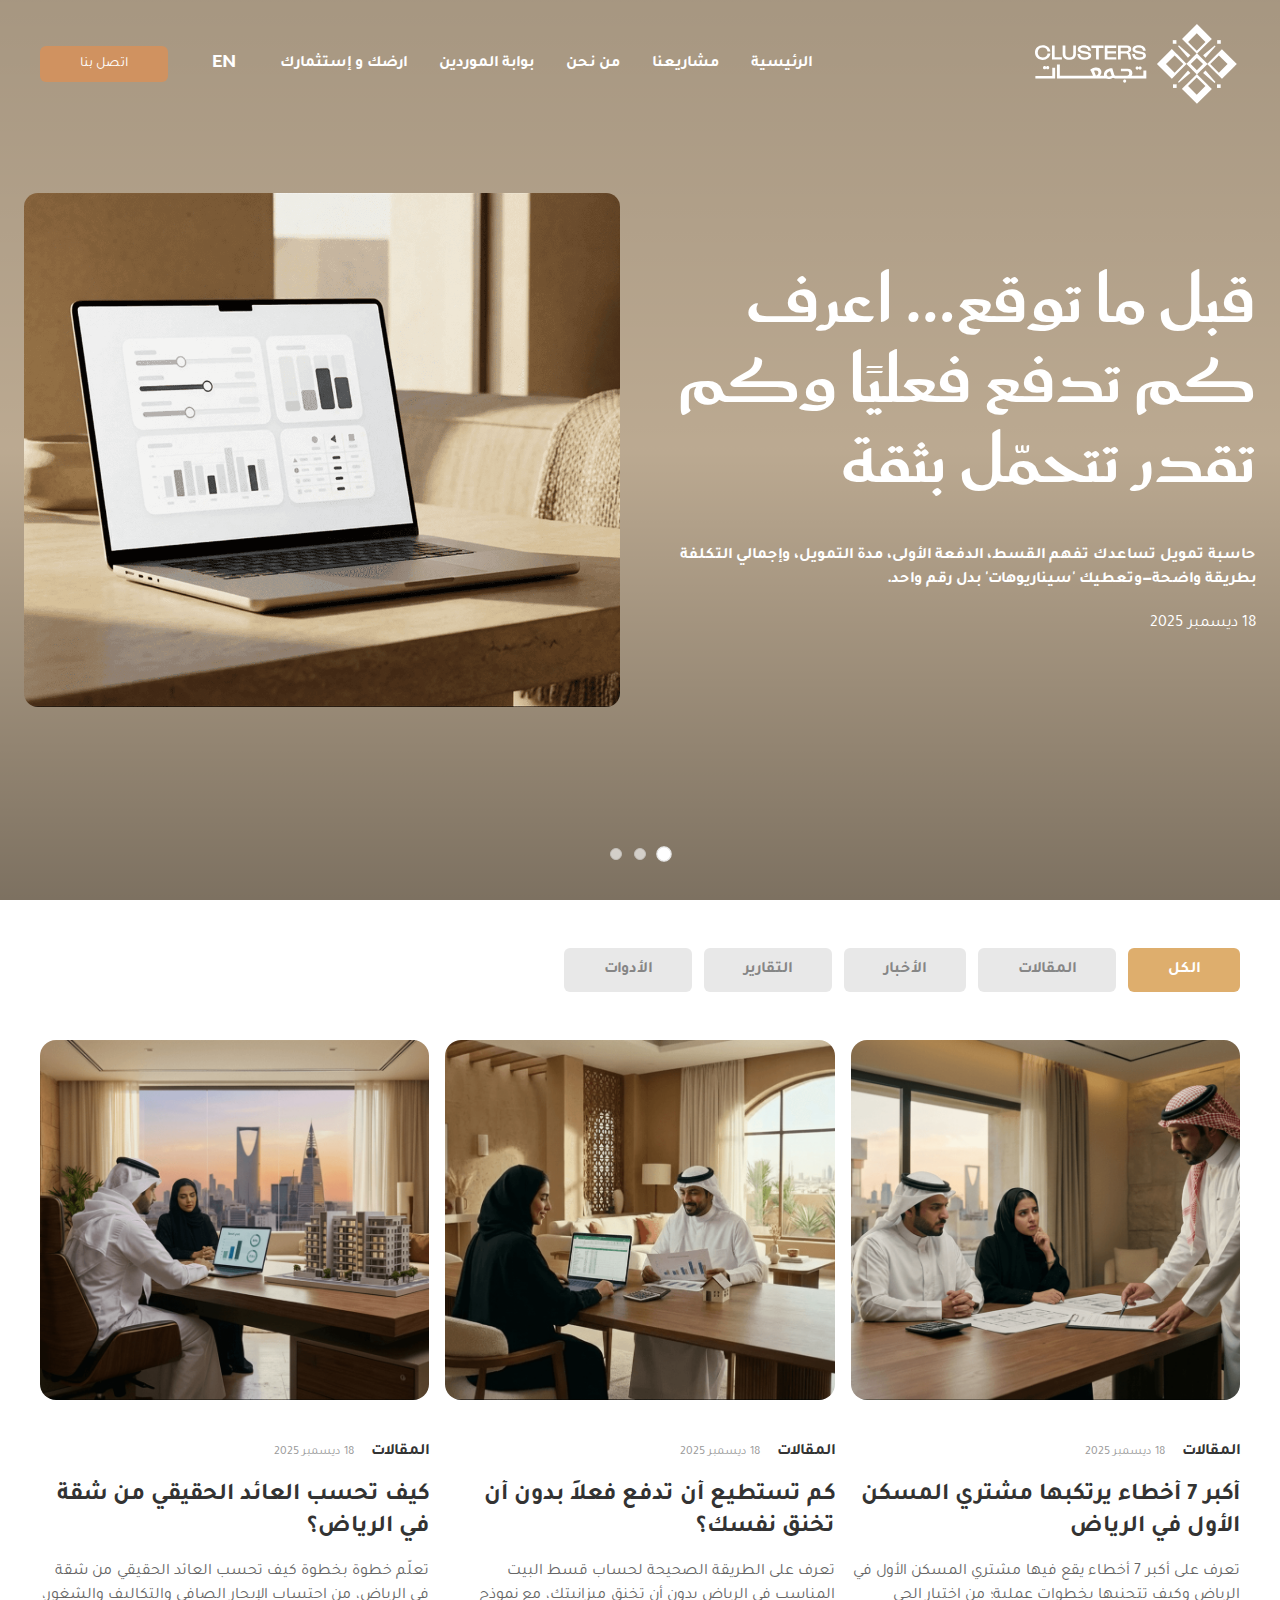
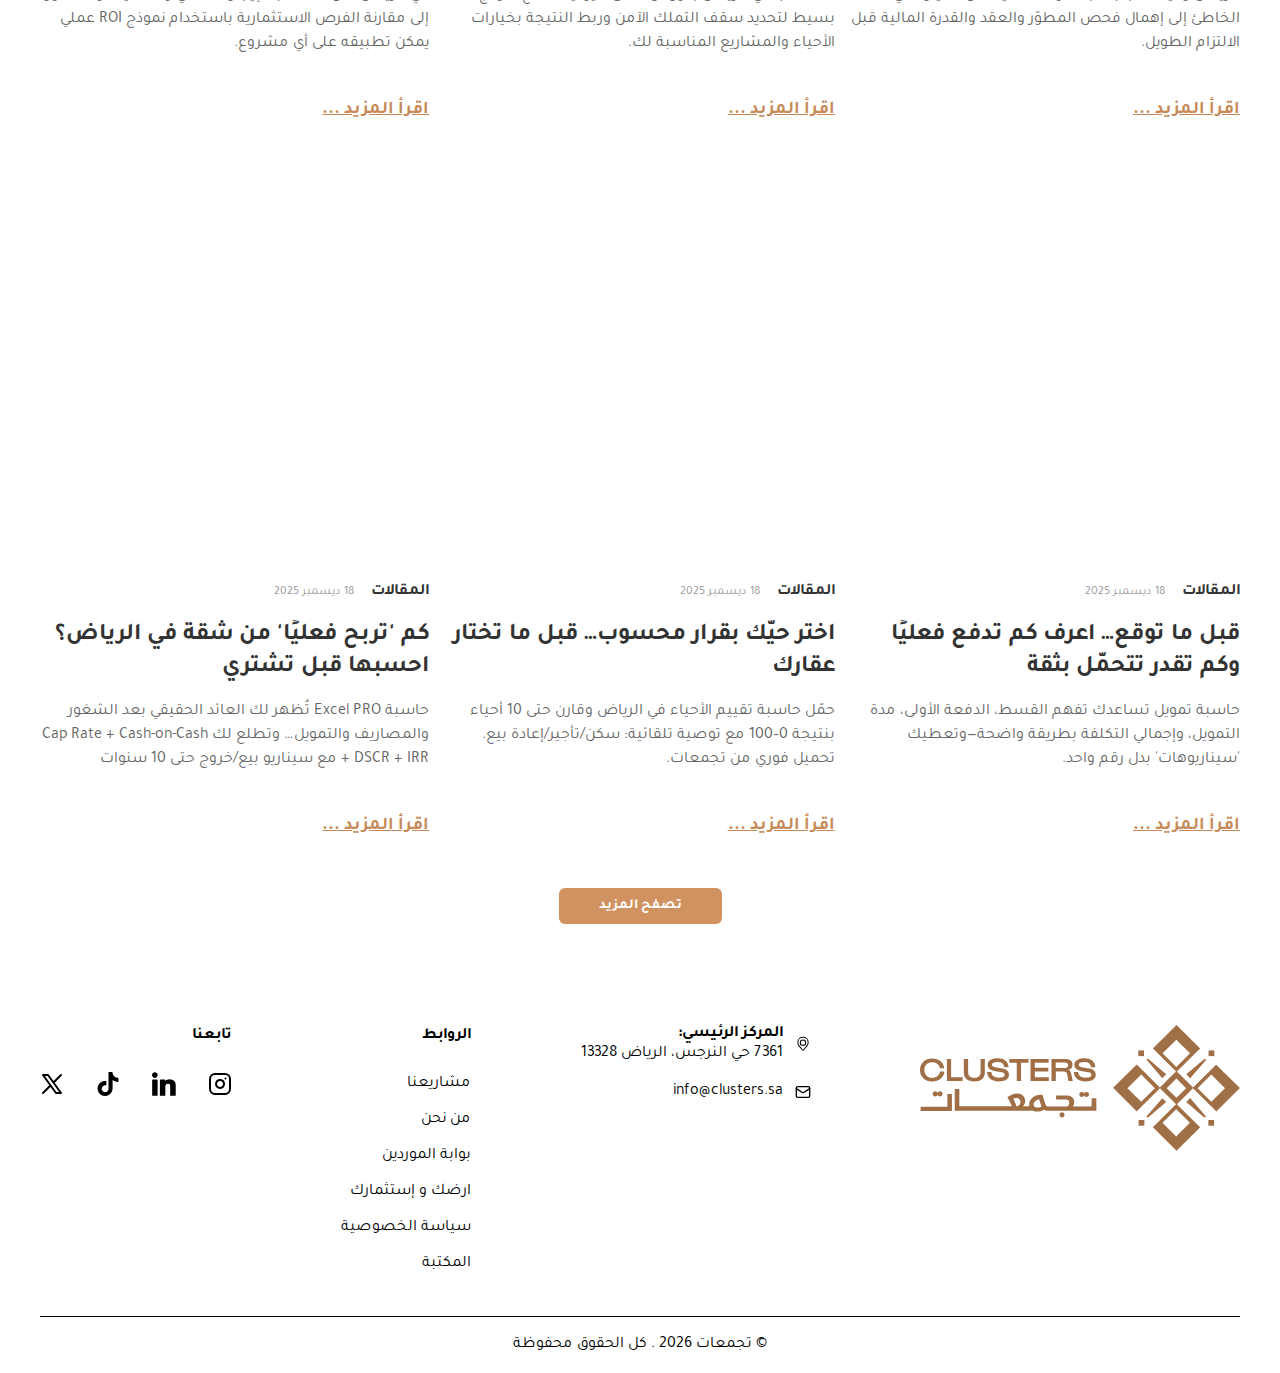
<file: library.html>
<!DOCTYPE html>
<html lang="ar" dir="rtl" class="__variable_0d0fba __variable_0b42c5 font-tajawal">

<head>
    <meta charSet="utf-8" />
    <meta name="viewport" content="width=device-width, initial-scale=1" />
    <link rel="preload" href="1ebb550cd0a67fc6-s.p.woff2" as="font" crossorigin="" type="font/woff2" />
    <link rel="preload" href="2cacdbaa6380a11b-s.p.woff2" as="font" crossorigin="" type="font/woff2" />
    <link rel="preload" href="ce401babc0566bc1-s.p.woff2" as="font" crossorigin="" type="font/woff2" />
    <link rel="preload" href="dd994fbf464986f0-s.p.woff2" as="font" crossorigin="" type="font/woff2" />
    <link rel="preload" href="e97026df054cf2a3-s.p.woff2" as="font" crossorigin="" type="font/woff2" />
    <link rel="preload" href="eabccc89078a7f70-s.p.woff2" as="font" crossorigin="" type="font/woff2" />
    <link rel="preload" as="image" href="assets/images/logo.svg" />
    <link rel="preload" as="image" href="assets/images/shape.svg" />
    <link rel="preload" as="image" href="assets/images/logo-v2.svg" />
    <link rel="stylesheet" href="assets/css/main.css" data-precedence="next" />
    <link rel="preload" href="https://www.googletagmanager.com/gtm.js?id=GTM-TBT5NRJM" as="script" />
    <meta name="next-size-adjust" content="" />
    <title>مشاريع سكنية فاخرة وأسلوب حياة عصري في السعودية | تجمعات</title>
    <link rel="icon" href="assets/images/logo.svg" type="image/x-icon">
    <meta name="description"
        content="اكتشف مشاريع تجمعات السكنية الفريدة. نصمم مجتمعات تتمحور حول الإنسان ونقدم شقق فاخرة، تاون هاوس، وفلل دوبلكس تجمع بين الأصالة والحداثة. تواصل معنا لمسكن أحلامك." />
    <meta name="keywords"
        content="عقارات الرياض, فلل للبيع, شقق فاخرة, مشاريع سكنية في الرياض, شركة تطوير عقاري, شقق JX الرياض, فلل تجمعات, أفضل مطور عقاري في السعودية, شراء تاون هاوس في شمال الرياض, أسلوب حياة فاخر في الرياض" />
    <meta property="og:title" content="مشاريع سكنية فاخرة وأسلوب حياة عصري في السعودية | تجمعات" />
    <meta property="og:description"
        content="اكتشف مشاريع تجمعات السكنية الفريدة. نصمم مجتمعات تتمحور حول الإنسان ونقدم شقق فاخرة، تاون هاوس، وفلل دوبلكس تجمع بين الأصالة والحداثة. تواصل معنا لمسكن أحلامك." />
    <meta property="og:image:type" content="image/png" />
    <meta property="og:image:width" content="1200" />
    <meta property="og:image:height" content="620" />
    <meta property="og:image:alt" content="clusters" />
    <meta property="og:image" content="https://clusters.sa/opengraph-image.png?ec408cd3ed40c621" />
    <meta name="twitter:card" content="summary_large_image" />
    <meta name="twitter:title" content="مشاريع سكنية فاخرة وأسلوب حياة عصري في السعودية | تجمعات" />
    <meta name="twitter:description"
        content="اكتشف مشاريع تجمعات السكنية الفريدة. نصمم مجتمعات تتمحور حول الإنسان ونقدم شقق فاخرة، تاون هاوس، وفلل دوبلكس تجمع بين الأصالة والحداثة. تواصل معنا لمسكن أحلامك." />
    <meta name="twitter:image:type" content="image/png" />
    <meta name="twitter:image:width" content="1200" />
    <meta name="twitter:image:height" content="620" />
    <meta name="twitter:image:alt" content="clusters" />
    <meta name="twitter:image" content="https://clusters.sa/twitter-image.png?ec408cd3ed40c621" />
</head>

<body class="flex min-h-screen flex-col">
    <div id="menuOverlay" data-state="open" data-slot="sheet-overlay"
        class="hidden data-[state=open]:animate-in data-[state=closed]:animate-out data-[state=closed]:fade-out-0 data-[state=open]:fade-in-0 fixed inset-0 z-50 bg-black/50"
        style="pointer-events: auto;" data-aria-hidden="true" aria-hidden="true"></div>
    <div id="menuContent" role="dialog" id="radix-_R_3deivb_" style="z-index: 100;"
        aria-describedby="radix-_R_3deivbH2_" aria-labelledby="radix-_R_3deivbH1_" data-state="open"
        data-slot="sheet-content"
        class="bg-background hidden data-[state=open]:animate-in data-[state=closed]:animate-out fixed z-50 flex flex-col shadow-lg transition ease-in-out data-[state=closed]:duration-300 data-[state=open]:duration-500 data-[state=closed]:slide-out-to-right data-[state=open]:slide-in-from-right inset-y-0 right-0 h-full border-l sm:max-w-sm !data-[state=closed]:animate-none w-10/12 gap-0 px-4 pt-6 lg:w-64"
        tabindex="-1" style="pointer-events: auto;">
        <div data-slot="sheet-header" class="flex flex-col gap-1.5 p-4 px-0">
            <h2 class="text-foreground font-semibold text-lg font-semibold" id="radix-_R_3deivbH1_"
                data-slot="sheet-title">القائمة</h2>
        </div>
        <nav class="flex flex-col space-y-3">
            <a class="data-[active=false]:hover:text-primary data-[active=true]:text-secondary-foreground transition-colors"
                data-active="true" href="index.html">الرئيسية</a>
            <a class="data-[active=false]:hover:text-primary data-[active=true]:text-secondary-foreground transition-colors"
                data-active="false" href="projects.html">مشاريعنا</a>
            <a class="data-[active=false]:hover:text-primary data-[active=true]:text-secondary-foreground transition-colors"
                data-active="false" href="about-us.html">من نحن</a>
            <a class="data-[active=false]:hover:text-primary data-[active=true]:text-secondary-foreground transition-colors"
                data-active="false" href="suppliers.html">بوابة الموردين</a>
            <a class="data-[active=false]:hover:text-primary data-[active=true]:text-secondary-foreground transition-colors"
                data-active="false" href="land-and-investment.html">ارضك و إستثمارك</a>
        </nav>
        <label class="my-3.5 flex items-center gap-2">
            <span>
                تغير اللغة:
            </span>
            <button data-slot="button" id="langToggle"
                class="justify-center whitespace-nowrap rounded-md transition-all disabled:pointer-events-none disabled:opacity-50 [&_svg]:pointer-events-none [&_svg:not([class*='size-'])]:size-4 shrink-0 [&_svg]:shrink-0 outline-none focus-visible:border-ring focus-visible:ring-ring/50 focus-visible:ring-[3px] aria-invalid:ring-destructive/20 dark:aria-invalid:ring-destructive/40 aria-invalid:border-destructive min-h-9 p-2 has-[>svg]:px-3 px-2 flex items-center gap-2 text-lg font-bold ">
                <span class="uppercase">en</span>
            </button>
        </label>
        <a class="contacut inline-flex items-center justify-center gap-2 whitespace-nowrap rounded-md text-sm font-medium transition-all disabled:pointer-events-none disabled:opacity-50 [&_svg]:pointer-events-none [&_svg:not([class*='size-'])]:size-4 shrink-0 [&_svg]:shrink-0 outline-none focus-visible:border-ring focus-visible:ring-ring/50 focus-visible:ring-[3px] aria-invalid:ring-destructive/20 dark:aria-invalid:ring-destructive/40 aria-invalid:border-destructive bg-muted-foreground  rounded-sm  font-bold text-white min-h-9 p-2 has-[>svg]:px-3 w-fit px-10"
            href="index.html#call-us">اتصل بنا</a>
        <button id="menuCloseBtn" type="button" 
            class="ring-offset-background cursor-pointer focus:ring-ring data-[state=open]:bg-secondary absolute top-4 right-4 rounded-xs opacity-70 transition-opacity hover:opacity-100 focus:ring-2 focus:ring-offset-2 focus:outline-hidden disabled:pointer-events-none"
            fdprocessedid="8uah8">
            <svg xmlns="http://www.w3.org/2000/svg" xmlns:xlink="http://www.w3.org/1999/xlink" aria-hidden="true"
                role="img" class="iconify iconify--lucide" width="1em" height="1em" viewBox="0 0 24 24">
                <path fill="none" stroke="currentColor" stroke-linecap="round" stroke-linejoin="round" stroke-width="2"
                    d="M18 6L6 18M6 6l12 12"></path>
            </svg>
        </button>
    </div>
    <!-- =========> Background Music Auto Play with User Interaction Control <======== -->
    <audio id="bgMusic" autoplay loop muted>
        <source src="assets/images/music.mp3" type="audio/mpeg">
    </audio>
    <!-- =========> Background Music Auto JAVSCRIPT <======== -->
    <script>
        const music = document.getElementById("bgMusic");
        music.volume = 0.1;
        document.addEventListener("click", () => {
            music.muted = false;
            music.play();
        }, { once: true });

        window.addEventListener("pagehide", () => {
            music.pause();
            music.currentTime = 0;
        });
        document.addEventListener("visibilitychange", () => {
            if (document.hidden) {
                music.pause();
            } else {
                music.play();
            }
        });
    </script>


    <!-- =========> header <======== -->
    <header class="z-50 w-full py-6 absolute left-1/2 -translate-x-1/2 bg-transparent">
        <div class="app flex w-full items-center justify-between"><a class="relative h-12 w-36 lg:h-20 lg:w-52"
                href="index.html"><img src="assets/images/logo.svg" alt="logo"
                    class="inset-0 size-full object-contain" /></a>
            <div class="hidden items-center gap-4 xl:flex">
                <nav>
                    <ul class="flex gap-8">
                        <li>
                            <a class="data-[active=false]:hover:text-primary data-[active=true]:text-secondary-foreground font-bold text-white transition-colors"
                                data-active="false" href="index.html" data-ar="الرئيسية" data-en="Home">
                                الرئيسية
                            </a>
                        </li>

                        <li>
                            <a class="data-[active=false]:hover:text-primary data-[active=true]:text-secondary-foreground font-bold text-white transition-colors"
                                data-active="false" href="projects.html" data-ar="مشاريعنا" data-en="Our Projects">
                                مشاريعنا
                            </a>
                        </li>

                        <li>
                            <a class="data-[active=false]:hover:text-primary data-[active=true]:text-secondary-foreground font-bold text-white transition-colors"
                                data-active="false" href="about-us.html" data-ar="من نحن" data-en="About Us">
                                من نحن
                            </a>
                        </li>

                        <li>
                            <a class="data-[active=false]:hover:text-primary data-[active=true]:text-secondary-foreground font-bold text-white transition-colors"
                                data-active="false" href="suppliers.html" data-ar="بوابة الموردين"
                                data-en="Suppliers Gate">
                                بوابة الموردين
                            </a>
                        </li>

                        <li>
                            <a class="data-[active=false]:hover:text-primary data-[active=true]:text-secondary-foreground font-bold text-white transition-colors"
                                data-active="false" href="land-and-investment.html" data-ar="ارضك و إستثمارك"
                                data-en="Your Land & Investment">
                                ارضك و إستثمارك
                            </a>
                        </li>
                    </ul>
                </nav>

                <button data-slot="button" id="langToggle"
                    class="justify-center whitespace-nowrap rounded-md transition-all disabled:pointer-events-none disabled:opacity-50 [&_svg]:pointer-events-none [&_svg:not([class*='size-'])]:size-4 shrink-0 [&_svg]:shrink-0 outline-none focus-visible:border-ring focus-visible:ring-ring/50 focus-visible:ring-[3px] aria-invalid:ring-destructive/20 dark:aria-invalid:ring-destructive/40 aria-invalid:border-destructive hover:bg-accent hover:text-accent-foreground dark:hover:bg-accent/50 min-h-9 p-2 has-[>svg]:px-3 px-10 flex w-14 items-center gap-2 text-xl font-bold text-white">
                    <span class="uppercase">en</span>
                </button>

                <a class="inline-flex items-center justify-center gap-2 whitespace-nowrap rounded-md text-sm font-medium transition-all disabled:pointer-events-none disabled:opacity-50 [&_svg]:pointer-events-none [&_svg:not([class*='size-'])]:size-4 shrink-0 [&_svg]:shrink-0 outline-none focus-visible:border-ring focus-visible:ring-ring/50 focus-visible:ring-[3px] aria-invalid:ring-destructive/20 dark:aria-invalid:ring-destructive/40 aria-invalid:border-destructive bg-muted-foreground rounded-sm font-bold text-white min-h-9 p-2 has-[>svg]:px-3 w-fit px-10"
                    href="index.htmlindex.html#call-us" data-ar="اتصل بنا" data-en="Contact Us">
                    اتصل بنا
                </a>
            </div>

            <div class="xl:hidden"id="menuOpenBtn"><button data-slot="sheet-trigger"
                    class="inline-flex items-center justify-center gap-2 whitespace-nowrap rounded-md text-sm font-medium transition-all disabled:pointer-events-none disabled:opacity-50 [&amp;_svg]:pointer-events-none [&amp;_svg:not([class*=&#x27;size-&#x27;])]:size-4 shrink-0 [&amp;_svg]:shrink-0 outline-none focus-visible:border-ring focus-visible:ring-ring/50 focus-visible:ring-[3px] aria-invalid:ring-destructive/20 dark:aria-invalid:ring-destructive/40 aria-invalid:border-destructive hover:bg-accent hover:text-accent-foreground dark:hover:bg-accent/50 size-9"
                    type="button" aria-haspopup="dialog" aria-expanded="false" aria-controls="radix-_R_3deivb_"
                    data-state="closed" aria-label="Open menu"><svg viewBox="0 0 31 28" fill="none"
                        xmlns="http://www.w3.org/2000/svg" class="size-6">
                        <line y1="-1.5" x2="19" y2="-1.5"
                            transform="matrix(-1 8.74228e-08 8.74228e-08 1 19.1572 3.15723)" stroke="white"
                            stroke-width="3"></line>
                        <line y1="-1.5" x2="30.3867" y2="-1.5"
                            transform="matrix(-1 -8.74228e-08 -8.74228e-08 1 30.6846 15.1533)" stroke="white"
                            stroke-width="3"></line>
                        <line y1="-1.5" x2="23" y2="-1.5"
                            transform="matrix(-1 -8.74228e-08 -8.74228e-08 1 23.1572 27.1572)" stroke="white"
                            stroke-width="3"></line>
                    </svg></button></div>
        </div>
    </header>

    <main>
        <section>
            <div class="relative flex min-h-screen items-center justify-center overflow-hidden pt-28 pb-16 xl:py-0">
                <div id="slide-bg" class="absolute inset-0" style="background-color:#d0bca1"></div>
                <div class="pointer-events-none absolute inset-0 bg-linear-to-b from-black/20 via-black/10 to-black/40">
                </div>

                <div
                    class="app relative z-10 flex w-full max-w-7xl flex-col items-center gap-10 px-6 text-white lg:flex-row">
                    <div class="flex flex-1 flex-col gap-5 xl:gap-10">
                        <h2 id="slide-title"
                            class="font-saudi line-clamp-3 text-5xl leading-14 font-bold xl:text-7xl xl:leading-20"
                            data-ar="قبل ما توقع… اعرف كم تدفع فعليًا وكم تقدر تتحمّل بثقة"
                            data-en="Before you sign… know what you'll actually pay and what you can confidently afford">
                            قبل ما توقع… اعرف كم تدفع فعليًا وكم تقدر تتحمّل بثقة
                        </h2>

                        <div class="space-y-5">
                            <p id="slide-text" class="line-clamp-3 font-bold"
                                data-ar="حاسبة تمويل تساعدك تفهم القسط، الدفعة الأولى، مدة التمويل، وإجمالي التكلفة بطريقة واضحة—وتعطيك 'سيناريوهات' بدل رقم واحد."
                                data-en="A financing calculator that helps you understand the installment, down payment, financing term, and total cost clearly—and provides you with 'scenarios' instead of just one number.">
                                حاسبة تمويل تساعدك تفهم القسط، الدفعة الأولى، مدة التمويل، وإجمالي التكلفة بطريقة
                                واضحة—وتعطيك "سيناريوهات" بدل رقم واحد.
                            </p>
                            <span id="slide-date" data-ar="18 ديسمبر 2025" data-en="December 18, 2025">
                                18 ديسمبر 2025
                            </span>
                        </div>
                    </div>

                    <div class="relative aspect-[1.16] w-full flex-1">
                        <img id="slide-image" class="rounded-xl object-cover"
                            style="position:absolute;inset:0;width:100%;height:100%"
                            src="assets/images/library-home-2.png" alt="حاسبة التمويل"
                            data-ar-alt="حاسبة التمويل العقاري" data-en-alt="Real Estate Financing Calculator" />
                    </div>
                </div>

                <!-- النقاط -->
                <div class="absolute bottom-5 z-20 flex items-center gap-3 xl:bottom-10">
                    <button class="dot size-3 rounded-full border bg-white scale-[1.3]" data-ar-label="الشريحة النشطة"
                        data-en-label="Active slide"></button>
                    <button class="dot size-3 rounded-full border bg-white opacity-65" data-ar-label="الشريحة ٢"
                        data-en-label="Slide 2"></button>
                    <button class="dot size-3 rounded-full border bg-white opacity-65" data-ar-label="الشريحة ٣"
                        data-en-label="Slide 3"></button>
                </div>
            </div>

        </section>

        <section class="app min-h-screen space-y-12 py-12">
            <div class="flex gap-3 overflow-auto pb-2 xl:pb-0" id="filter-buttons">
                <button data-filter="all"
                    class="filter-btn bg-primary-foreground text-white px-10 py-2 font-bold rounded-sm" data-ar="الكل"
                    data-en="All">
                    الكل
                </button>

                <button data-filter="articles"
                    class="filter-btn bg-[#E8E8E8] text-[#868686] px-10 py-2 font-bold rounded-sm" data-ar="المقالات"
                    data-en="Articles">
                    المقالات
                </button>

                <button data-filter="news"
                    class="filter-btn bg-[#E8E8E8] text-[#868686] px-10 py-2 font-bold rounded-sm" data-ar="الأخبار"
                    data-en="News">
                    الأخبار
                </button>

                <button data-filter="reports"
                    class="filter-btn bg-[#E8E8E8] text-[#868686] px-10 py-2 font-bold rounded-sm" data-ar="التقارير"
                    data-en="Reports">
                    التقارير
                </button>

                <button data-filter="tools"
                    class="filter-btn bg-[#E8E8E8] text-[#868686] px-10 py-2.5 font-bold rounded-sm" data-ar="الأدوات"
                    data-en="Tools">
                    الأدوات
                </button>
            </div>

            <div class="space-y-12 blogs">
                <ul class="grid grid-cols-1 gap-x-4 gap-y-14 md:grid-cols-2 xl:grid-cols-3">
                    <li>
                        <div class="space-y-10">
                            <a class="relative block h-[360px]" href="7-first-home-buyer-mistakes-riyadh.html">
                                <img alt="library" loading="lazy" decoding="async" data-nimg="fill"
                                    class="rounded-2xl object-cover" sizes="100vw"
                                    src="assets/images/first-home-buyer-mistakes-riyadh-hero.png"
                                    style="position: absolute; height: 100%; width: 100%; inset: 0px; color: transparent;">
                            </a>
                            <div class="space-y-4">
                                <div class="flex items-center gap-4">
                                    <span class="font-bold text-[#333333]" data-ar="المقالات"
                                        data-en="Articles">المقالات</span>
                                    <span class="text-xs font-medium text-[#999999]" data-ar="18 ديسمبر 2025"
                                        data-en="December 18, 2025">18 ديسمبر 2025</span>
                                </div>
                                <h2 class="line-clamp-2 text-2xl font-bold text-[#333333]"
                                    data-ar="أكبر 7 أخطاء يرتكبها مشتري المسكن الأول في الرياض"
                                    data-en="Top 7 Mistakes First-Time Home Buyers Make in Riyadh">
                                    أكبر 7 أخطاء يرتكبها مشتري المسكن الأول في الرياض
                                </h2>
                                <p class="text-[#666666]"
                                    data-ar="تعرف على أكبر 7 أخطاء يقع فيها مشتري المسكن الأول في الرياض وكيف تتجنبها بخطوات عملية؛ من اختيار الحي الخاطئ إلى إهمال فحص المطوّر والعقد والقدرة المالية قبل الالتزام الطويل."
                                    data-en="Learn about the top 7 mistakes first-time home buyers make in Riyadh and how to avoid them with practical steps; from choosing the wrong neighborhood to neglecting developer checks, contracts, and financial capacity before long-term commitment.">
                                    "تعرف على أكبر 7 أخطاء يقع فيها مشتري المسكن الأول في الرياض وكيف تتجنبها بخطوات
                                    عملية؛ من اختيار الحي الخاطئ إلى إهمال فحص المطوّر والعقد والقدرة المالية قبل
                                    الالتزام الطويل."
                                </p>
                            </div>
                            <a class="text-secondary-foreground text-lg font-bold underline hover:opacity-50"
                                href="7-first-home-buyer-mistakes-riyadh.html" data-ar="اقرأ المزيد ..."
                                data-en="Read More ...">
                                اقرأ المزيد ...
                            </a>
                        </div>
                    </li>

                    <li>
                        <div class="space-y-10">
                            <a class="relative block h-[360px]" href="7-first-home-buyer-mistakes-riyadh.html">
                                <img alt="library" loading="lazy" decoding="async" data-nimg="fill"
                                    class="rounded-2xl object-cover" sizes="100vw" src="assets/images/blog-1.png"
                                    style="position: absolute; height: 100%; width: 100%; inset: 0px; color: transparent;">
                            </a>
                            <div class="space-y-4">
                                <div class="flex items-center gap-4">
                                    <span class="font-bold text-[#333333]" data-ar="المقالات"
                                        data-en="Articles">المقالات</span>
                                    <span class="text-xs font-medium text-[#999999]" data-ar="18 ديسمبر 2025"
                                        data-en="December 18, 2025">18 ديسمبر 2025</span>
                                </div>
                                <h2 class="line-clamp-2 text-2xl font-bold text-[#333333]"
                                    data-ar="كم تستطيع أن تدفع فعلاً بدون أن تخنق نفسك؟"
                                    data-en="How much can you really pay without choking yourself?">
                                    كم تستطيع أن تدفع فعلاً بدون أن تخنق نفسك؟
                                </h2>
                                <p class="text-[#666666]"
                                    data-ar="تعرف على الطريقة الصحيحة لحساب قسط البيت المناسب في الرياض بدون أن تخنق ميزانيتك، مع نموذج بسيط لتحديد سقف التملك الآمن وربط النتيجة بخيارات الأحياء والمشاريع المناسبة لك."
                                    data-en="Learn the correct way to calculate the appropriate home installment in Riyadh without choking your budget, with a simple model to determine safe ownership limits and link the results to suitable neighborhood and project options for you.">
                                    تعرف على الطريقة الصحيحة لحساب قسط البيت المناسب في الرياض بدون أن تخنق ميزانيتك، مع
                                    نموذج بسيط لتحديد سقف التملك الآمن وربط النتيجة بخيارات الأحياء والمشاريع المناسبة
                                    لك.
                                </p>
                            </div>
                            <a class="text-secondary-foreground text-lg font-bold underline hover:opacity-50"
                                href="7-first-home-buyer-mistakes-riyadh.html" data-ar="اقرأ المزيد ..."
                                data-en="Read More ...">
                                اقرأ المزيد ...
                            </a>
                        </div>
                    </li>

                    <li>
                        <div class="space-y-10">
                            <a class="relative block h-[360px]" href="7-first-home-buyer-mistakes-riyadh.html">
                                <img alt="library" loading="lazy" decoding="async" data-nimg="fill"
                                    class="rounded-2xl object-cover" sizes="100vw" src="assets/images/blog-2.png"
                                    style="position: absolute; height: 100%; width: 100%; inset: 0px; color: transparent;">
                            </a>
                            <div class="space-y-4">
                                <div class="flex items-center gap-4">
                                    <span class="font-bold text-[#333333]" data-ar="المقالات"
                                        data-en="Articles">المقالات</span>
                                    <span class="text-xs font-medium text-[#999999]" data-ar="18 ديسمبر 2025"
                                        data-en="December 18, 2025">18 ديسمبر 2025</span>
                                </div>
                                <h2 class="line-clamp-2 text-2xl font-bold text-[#333333]"
                                    data-ar="كيف تحسب العائد الحقيقي من شقة في الرياض؟"
                                    data-en="How to calculate the real return from an apartment in Riyadh?">
                                    كيف تحسب العائد الحقيقي من شقة في الرياض؟
                                </h2>
                                <p class="text-[#666666]"
                                    data-ar="تعلّم خطوة بخطوة كيف تحسب العائد الحقيقي من شقة في الرياض، من احتساب الإيجار الصافي والتكاليف والشغور، إلى مقارنة الفرص الاستثمارية باستخدام نموذج ROI عملي يمكن تطبيقه على أي مشروع."
                                    data-en="Learn step by step how to calculate the real return from an apartment in Riyadh, from calculating net rent, costs, and vacancy, to comparing investment opportunities using a practical ROI model that can be applied to any project.">
                                    تعلّم خطوة بخطوة كيف تحسب العائد الحقيقي من شقة في الرياض، من احتساب الإيجار الصافي
                                    والتكاليف والشغور، إلى مقارنة الفرص الاستثمارية باستخدام نموذج ROI عملي يمكن تطبيقه
                                    على أي مشروع.
                                </p>
                            </div>
                            <a class="text-secondary-foreground text-lg font-bold underline hover:opacity-50"
                                href="7-first-home-buyer-mistakes-riyadh.html" data-ar="اقرأ المزيد ..."
                                data-en="Read More ...">
                                اقرأ المزيد ...
                            </a>
                        </div>
                    </li>

                    <li>
                        <div class="space-y-10">
                            <a class="relative block h-[360px]" href="7-first-home-buyer-mistakes-riyadh.html">
                                <img alt="library" loading="lazy" decoding="async" data-nimg="fill"
                                    class="rounded-2xl object-cover" sizes="100vw" src="assets/images/blog-3.png"
                                    style="position: absolute; height: 100%; width: 100%; inset: 0px; color: transparent;">
                            </a>
                            <div class="space-y-4">
                                <div class="flex items-center gap-4">
                                    <span class="font-bold text-[#333333]" data-ar="المقالات"
                                        data-en="Articles">المقالات</span>
                                    <span class="text-xs font-medium text-[#999999]" data-ar="18 ديسمبر 2025"
                                        data-en="December 18, 2025">18 ديسمبر 2025</span>
                                </div>
                                <h2 class="line-clamp-2 text-2xl font-bold text-[#333333]"
                                    data-ar="قبل ما توقع… اعرف كم تدفع فعليًا وكم تقدر تتحمّل بثقة"
                                    data-en="Before you sign… know how much you actually pay and how much you can confidently afford">
                                    قبل ما توقع… اعرف كم تدفع فعليًا وكم تقدر تتحمّل بثقة
                                </h2>
                                <p class="text-[#666666]"
                                    data-ar="حاسبة تمويل تساعدك تفهم القسط، الدفعة الأولى، مدة التمويل، وإجمالي التكلفة بطريقة واضحة—وتعطيك 'سيناريوهات' بدل رقم واحد."
                                    data-en="A financing calculator that helps you understand the installment, down payment, financing term, and total cost in a clear way—giving you 'scenarios' instead of a single number.">
                                    حاسبة تمويل تساعدك تفهم القسط، الدفعة الأولى، مدة التمويل، وإجمالي التكلفة بطريقة
                                    واضحة—وتعطيك "سيناريوهات" بدل رقم واحد.
                                </p>
                            </div>
                            <a class="text-secondary-foreground text-lg font-bold underline hover:opacity-50"
                                href="7-first-home-buyer-mistakes-riyadh.html" data-ar="اقرأ المزيد ..."
                                data-en="Read More ...">
                                اقرأ المزيد ...
                            </a>
                        </div>
                    </li>

                    <li>
                        <div class="space-y-10">
                            <a class="relative block h-[360px]" href="7-first-home-buyer-mistakes-riyadh.html">
                                <img alt="library" loading="lazy" decoding="async" data-nimg="fill"
                                    class="rounded-2xl object-cover" sizes="100vw" src="assets/images/blog-4.png"
                                    style="position: absolute; height: 100%; width: 100%; inset: 0px; color: transparent;">
                            </a>
                            <div class="space-y-4">
                                <div class="flex items-center gap-4">
                                    <span class="font-bold text-[#333333]" data-ar="المقالات"
                                        data-en="Articles">المقالات</span>
                                    <span class="text-xs font-medium text-[#999999]" data-ar="18 ديسمبر 2025"
                                        data-en="December 18, 2025">18 ديسمبر 2025</span>
                                </div>
                                <h2 class="line-clamp-2 text-2xl font-bold text-[#333333]"
                                    data-ar="اختَر حيّك بقرار محسوب… قبل ما تختار عقارك"
                                    data-en="Choose your neighborhood with a calculated decision… before you choose your property">
                                    اختَر حيّك بقرار محسوب… قبل ما تختار عقارك
                                </h2>
                                <p class="text-[#666666]"
                                    data-ar="حمّل حاسبة تقييم الأحياء في الرياض وقارن حتى 10 أحياء بنتيجة 0–100 مع توصية تلقائية: سكن/تأجير/إعادة بيع. تحميل فوري من تجمعات."
                                    data-en="Download the neighborhood evaluation calculator for Riyadh and compare up to 10 neighborhoods with a 0–100 score and automatic recommendation: living/rental/resale. Instant download from Clusters.">
                                    حمّل حاسبة تقييم الأحياء في الرياض وقارن حتى 10 أحياء بنتيجة 0–100 مع توصية تلقائية:
                                    سكن/تأجير/إعادة بيع. تحميل فوري من تجمعات.
                                </p>
                            </div>
                            <a class="text-secondary-foreground text-lg font-bold underline hover:opacity-50"
                                href="7-first-home-buyer-mistakes-riyadh.html" data-ar="اقرأ المزيد ..."
                                data-en="Read More ...">
                                اقرأ المزيد ...
                            </a>
                        </div>
                    </li>

                    <li>
                        <div class="space-y-10">
                            <a class="relative block h-[360px]" href="7-first-home-buyer-mistakes-riyadh.html">
                                <img alt="library" loading="lazy" decoding="async" data-nimg="fill"
                                    class="rounded-2xl object-cover" sizes="100vw" src="assets/images/blog-5.png"
                                    style="position: absolute; height: 100%; width: 100%; inset: 0px; color: transparent;">
                            </a>
                            <div class="space-y-4">
                                <div class="flex items-center gap-4">
                                    <span class="font-bold text-[#333333]" data-ar="المقالات"
                                        data-en="Articles">المقالات</span>
                                    <span class="text-xs font-medium text-[#999999]" data-ar="18 ديسمبر 2025"
                                        data-en="December 18, 2025">18 ديسمبر 2025</span>
                                </div>
                                <h2 class="line-clamp-2 text-2xl font-bold text-[#333333]"
                                    data-ar="كم 'تربح فعليًا' من شقة في الرياض؟ احسبها قبل تشتري"
                                    data-en="How much do you 'actually earn' from an apartment in Riyadh? Calculate it before you buy">
                                    كم "تربح فعليًا" من شقة في الرياض؟ احسبها قبل تشتري
                                </h2>
                                <p class="text-[#666666]"
                                    data-ar="حاسبة Excel PRO تُظهر لك العائد الحقيقي بعد الشغور والمصاريف والتمويل… وتطلع لك Cap Rate + Cash-on-Cash + DSCR + IRR مع سيناريو بيع/خروج حتى 10 سنوات"
                                    data-en="Excel PRO calculator shows you the real return after vacancy, expenses, and financing… and gives you Cap Rate + Cash-on-Cash + DSCR + IRR with a sale/exit scenario for up to 10 years">
                                    حاسبة Excel PRO تُظهر لك العائد الحقيقي بعد الشغور والمصاريف والتمويل… وتطلع لك Cap
                                    Rate + Cash-on-Cash + DSCR + IRR مع سيناريو بيع/خروج حتى 10 سنوات
                                </p>
                            </div>
                            <a class="text-secondary-foreground text-lg font-bold underline hover:opacity-50"
                                href="7-first-home-buyer-mistakes-riyadh.html" data-ar="اقرأ المزيد ..."
                                data-en="Read More ...">
                                اقرأ المزيد ...
                            </a>
                        </div>
                    </li>

                    <li>
                        <div class="space-y-10">
                            <a class="relative block h-[360px]" href="7-first-home-buyer-mistakes-riyadh.html">
                                <img alt="library" loading="lazy" decoding="async" data-nimg="fill"
                                    class="rounded-2xl object-cover" sizes="100vw" src="assets/images/blog-6.png"
                                    style="position: absolute; height: 100%; width: 100%; inset: 0px; color: transparent;">
                            </a>
                            <div class="space-y-4">
                                <div class="flex items-center gap-4">
                                    <span class="font-bold text-[#333333]" data-ar="المقالات"
                                        data-en="Articles">المقالات</span>
                                    <span class="text-xs font-medium text-[#999999]" data-ar="18 ديسمبر 2025"
                                        data-en="December 18, 2025">18 ديسمبر 2025</span>
                                </div>
                                <h2 class="line-clamp-2 text-2xl font-bold text-[#333333]"
                                    data-ar="لا تشتري عقارك 'بالإحساس'… قيّمه بنظام نقاط واضح خلال 10 دقائق."
                                    data-en="Don't buy your property 'by feeling'… evaluate it with a clear points system in 10 minutes.">
                                    لا تشتري عقارك "بالإحساس"… قيّمه بنظام نقاط واضح خلال 10 دقائق.
                                </h2>
                                <p class="text-[#666666]"
                                    data-ar="حمّل Clusters Checklists & Scorecards: قوائم تقييم جاهزة تساعدك تقيس الحي والخدمات + المشروع والوحدة + المطور والضمانات—وتقارن أكثر من خيار للسكن أو الاستثمار."
                                    data-en="Download Clusters Checklists & Scorecards: Ready-made evaluation lists that help you measure the neighborhood and services + project and unit + developer and guarantees—and compare more than one option for living or investment.">
                                    حمّل Clusters Checklists & Scorecards: قوائم تقييم جاهزة تساعدك تقيس الحي والخدمات +
                                    المشروع والوحدة + المطور والضمانات—وتقارن أكثر من خيار للسكن أو الاستثمار.
                                </p>
                            </div>
                            <a class="text-secondary-foreground text-lg font-bold underline hover:opacity-50"
                                href="7-first-home-buyer-mistakes-riyadh.html" data-ar="اقرأ المزيد ..."
                                data-en="Read More ...">
                                اقرأ المزيد ...
                            </a>
                        </div>
                    </li>

                    <li>
                        <div class="space-y-10">
                            <a class="relative block h-[360px]" href="7-first-home-buyer-mistakes-riyadh.html">
                                <img alt="library" loading="lazy" decoding="async" data-nimg="fill"
                                    class="rounded-2xl object-cover" sizes="100vw" src="assets/images/blog-7.png"
                                    style="position: absolute; height: 100%; width: 100%; inset: 0px; color: transparent;">
                            </a>
                            <div class="space-y-4">
                                <div class="flex items-center gap-4">
                                    <span class="font-bold text-[#333333]" data-ar="المقالات"
                                        data-en="Articles">المقالات</span>
                                    <span class="text-xs font-medium text-[#999999]" data-ar="18 ديسمبر 2025"
                                        data-en="December 18, 2025">18 ديسمبر 2025</span>
                                </div>
                                <h2 class="line-clamp-2 text-2xl font-bold text-[#333333]"
                                    data-ar="أساسيات الاستثمار العقاري في الرياض"
                                    data-en="Basics of Real Estate Investment in Riyadh">
                                    أساسيات الاستثمار العقاري في الرياض
                                </h2>
                                <p class="text-[#666666]"
                                    data-ar="تعرف على أساسيات الاستثمار العقاري في الرياض من اختيار المنتج والحي، إلى فهم العائد والمخاطر وإدارة التدفقات النقدية، مع أمثلة عملية على مشاريع سكنية يمكن البناء عليها لاتخاذ قرار استثماري واعٍ."
                                    data-en="Learn the basics of real estate investment in Riyadh from choosing the product and neighborhood, to understanding returns, risks, and cash flow management, with practical examples of residential projects that can be built upon to make an informed investment decision.">
                                    تعرّف على أساسيات الاستثمار العقاري في الرياض من اختيار المنتج والحي، إلى فهم العائد
                                    والمخاطر وإدارة التدفقات النقدية، مع أمثلة عملية على مشاريع سكنية يمكن البناء عليها
                                    لاتخاذ قرار استثماري واعٍ.
                                </p>
                            </div>
                            <a class="text-secondary-foreground text-lg font-bold underline hover:opacity-50"
                                href="7-first-home-buyer-mistakes-riyadh.html" data-ar="اقرأ المزيد ..."
                                data-en="Read More ...">
                                اقرأ المزيد ...
                            </a>
                        </div>
                    </li>

                    <li>
                        <div class="space-y-10">
                            <a class="relative block h-[360px]" href="7-first-home-buyer-mistakes-riyadh.html">
                                <img alt="library" loading="lazy" decoding="async" data-nimg="fill"
                                    class="rounded-2xl object-cover" sizes="100vw" src="assets/images/blog-8.png"
                                    style="position: absolute; height: 100%; width: 100%; inset: 0px; color: transparent;">
                            </a>
                            <div class="space-y-4">
                                <div class="flex items-center gap-4">
                                    <span class="font-bold text-[#333333]" data-ar="المقالات"
                                        data-en="Articles">المقالات</span>
                                    <span class="text-xs font-medium text-[#999999]" data-ar="18 ديسمبر 2025"
                                        data-en="December 18, 2025">18 ديسمبر 2025</span>
                                </div>
                                <h2 class="line-clamp-2 text-2xl font-bold text-[#333333]"
                                    data-ar="بيع على الخارطة أم عقار جاهز في الرياض؟ أيهما أنسب لأول عقار لك؟"
                                    data-en="Off-plan sale or ready property in Riyadh? Which is more suitable for your first property?">
                                    بيع على الخارطة أم عقار جاهز في الرياض؟ أيهما أنسب لأول عقار لك؟
                                </h2>
                                <p class="text-[#666666]"
                                    data-ar="تحتار بين شراء عقار جاهز أو مشروع بيع على الخارطة في الرياض؟ هذا الدليل يشرح الفروق في السعر والمخاطر والتمويل والتسليم، مع أمثلة عملية تساعدك على اختيار الأنسب لأول عقار لك."
                                    data-en="Confused between buying a ready property or an off-plan project in Riyadh? This guide explains the differences in price, risks, financing, and delivery, with practical examples to help you choose the most suitable option for your first property.">
                                    تحتار بين شراء عقار جاهز أو مشروع بيع على الخارطة في الرياض؟ هذا الدليل يشرح الفروق
                                    في السعر والمخاطر والتمويل والتسليم، مع أمثلة عملية تساعدك على اختيار الأنسب لأول
                                    عقار لك.
                                </p>
                            </div>
                            <a class="text-secondary-foreground text-lg font-bold underline hover:opacity-50"
                                href="7-first-home-buyer-mistakes-riyadh.html" data-ar="اقرأ المزيد ..."
                                data-en="Read More ...">
                                اقرأ المزيد ...
                            </a>
                        </div>
                    </li>

                    <li>
                        <div class="space-y-10">
                            <a class="relative block h-[360px]" href="7-first-home-buyer-mistakes-riyadh.html">
                                <img alt="library" loading="lazy" decoding="async" data-nimg="fill"
                                    class="rounded-2xl object-cover" sizes="100vw" src="assets/images/blog-9.png"
                                    style="position: absolute; height: 100%; width: 100%; inset: 0px; color: transparent;">
                            </a>
                            <div class="space-y-4">
                                <div class="flex items-center gap-4">
                                    <span class="font-bold text-[#333333]" data-ar="المقالات"
                                        data-en="Articles">المقالات</span>
                                    <span class="text-xs font-medium text-[#999999]" data-ar="18 ديسمبر 2025"
                                        data-en="December 18, 2025">18 ديسمبر 2025</span>
                                </div>
                                <h2 class="line-clamp-2 text-2xl font-bold text-[#333333]"
                                    data-ar="كيف تختار الحي الصحيح لأول منزل أو استثمار في الرياض؟"
                                    data-en="How to choose the right neighborhood for your first home or investment in Riyadh?">
                                    كيف تختار الحي الصحيح لأول منزل أو استثمار في الرياض؟
                                </h2>
                                <p class="text-[#666666]"
                                    data-ar="تعرف على طريقة عملية لاختيار الحي الأنسب لأول منزل أو استثمار في الرياض، مع معايير واضحة للمواقع، الخدمات، أسلوب الحياة، ومستقبل الحي، وأمثلة على أحياء بها مشاريع تجمعات."
                                    data-en="Learn a practical method for choosing the most suitable neighborhood for your first home or investment in Riyadh, with clear criteria for locations, services, lifestyle, and neighborhood future, and examples of neighborhoods with Clusters projects.">
                                    تعرف على طريقة عملية لاختيار الحي الأنسب لأول منزل أو استثمار في الرياض، مع معايير
                                    واضحة للمواقع، الخدمات، أسلوب الحياة، ومستقبل الحي، وأمثلة على أحياء بها مشاريع
                                    تجمعات.
                                </p>
                            </div>
                            <a class="text-secondary-foreground text-lg font-bold underline hover:opacity-50"
                                href="7-first-home-buyer-mistakes-riyadh.html" data-ar="اقرأ المزيد ..."
                                data-en="Read More ...">
                                اقرأ المزيد ...
                            </a>
                        </div>
                    </li>

                    <li>
                        <div class="space-y-10">
                            <a class="relative block h-[360px]" href="7-first-home-buyer-mistakes-riyadh.html">
                                <img alt="library" loading="lazy" decoding="async" data-nimg="fill"
                                    class="rounded-2xl object-cover" sizes="100vw" src="assets/images/blog-10.png"
                                    style="position: absolute; height: 100%; width: 100%; inset: 0px; color: transparent;">
                            </a>
                            <div class="space-y-4">
                                <div class="flex items-center gap-4">
                                    <span class="font-bold text-[#333333]" data-ar="المقالات"
                                        data-en="Articles">المقالات</span>
                                    <span class="text-xs font-medium text-[#999999]" data-ar="18 ديسمبر 2025"
                                        data-en="December 18, 2025">18 ديسمبر 2025</span>
                                </div>
                                <h2 class="line-clamp-2 text-2xl font-bold text-[#333333]"
                                    data-ar="دليل فحص المشروع والمطوّر قبل الشراء"
                                    data-en="Guide to Checking the Project and Developer Before Purchase">
                                    دليل فحص المشروع والمطوّر قبل الشراء
                                </h2>
                                <p class="text-[#666666]"
                                    data-ar="قبل أن تشتري أول عقار في الرياض، تعرّف على أهم 25 سؤالًا لفحص المشروع والمطوّر من حيث التاريخ، الجودة، العقود، الضمانات، والخدمات بعد البيع، مع نموذج عملي جاهز للاستخدام في زياراتك الميدانية."
                                    data-en="Before you buy your first property in Riyadh, learn about the most important 25 questions to check the project and developer in terms of history, quality, contracts, guarantees, and after-sales services, with a practical model ready for use in your field visits.">
                                    قبل أن تشتري أول عقار في الرياض، تعرّف على أهم 25 سؤالًا لفحص المشروع والمطوّر من
                                    حيث التاريخ، الجودة، العقود، الضمانات، والخدمات بعد البيع، مع نموذج عملي جاهز
                                    للاستخدام في زياراتك الميدانية.
                                </p>
                            </div>
                            <a class="text-secondary-foreground text-lg font-bold underline hover:opacity-50"
                                href="7-first-home-buyer-mistakes-riyadh.html" data-ar="اقرأ المزيد ..."
                                data-en="Read More ...">
                                اقرأ المزيد ...
                            </a>
                        </div>
                    </li>

                    <li>
                        <div class="space-y-10">
                            <a class="relative block h-[360px]" href="7-first-home-buyer-mistakes-riyadh.html">
                                <img alt="library" loading="lazy" decoding="async" data-nimg="fill"
                                    class="rounded-2xl object-cover" sizes="100vw" src="assets/images/blog-11.png"
                                    style="position: absolute; height: 100%; width: 100%; inset: 0px; color: transparent;">
                            </a>
                            <div class="space-y-4">
                                <div class="flex items-center gap-4">
                                    <span class="font-bold text-[#333333]" data-ar="المقالات"
                                        data-en="Articles">المقالات</span>
                                    <span class="text-xs font-medium text-[#999999]" data-ar="18 ديسمبر 2025"
                                        data-en="December 18, 2025">18 ديسمبر 2025</span>
                                </div>
                                <h2 class="line-clamp-2 text-2xl font-bold text-[#333333]"
                                    data-ar="خريطة الطريق لتملك أول عقار في الرياض خلال 90 يوم"
                                    data-en="Roadmap to Owning Your First Property in Riyadh Within 90 Days">
                                    خريطة الطريق لتملك أول عقار في الرياض خلال 90 يوم
                                </h2>
                                <p class="text-[#666666]"
                                    data-ar="اتبع خريطة واضحة خلال 90 يوم لتملك أول عقار في الرياض: من فهم وضعك المالي واختيار الحي المناسب، إلى مقارنة المشاريع وتوقيع العقد بثقة، مع أمثلة عملية من الواقع."
                                    data-en="Follow a clear roadmap within 90 days to own your first property in Riyadh: from understanding your financial situation and choosing the right neighborhood, to comparing projects and signing the contract with confidence, with practical examples from reality.">
                                    اتبع خريطة واضحة خلال 90 يوم لتملك أول عقار في الرياض: من فهم وضعك المالي واختيار
                                    الحي المناسب، إلى مقارنة المشاريع وتوقيع العقد بثقة، مع أمثلة عملية من الواقع.
                                </p>
                            </div>
                            <a class="text-secondary-foreground text-lg font-bold underline hover:opacity-50"
                                href="7-first-home-buyer-mistakes-riyadh.html" data-ar="اقرأ المزيد ..."
                                data-en="Read More ...">
                                اقرأ المزيد ...
                            </a>
                        </div>
                    </li>
                </ul>

                <p id="no-items-message" class="hidden text-center font-bold block mt-2" data-ar="لا يوجد عناصر"
                    data-en="No items found">
                    لا يوجد عناصر
                </p>

                <div class="flex justify-center">
                    <button data-slot="button"
                        class="loadMore inline-flex items-center justify-center gap-2 whitespace-nowrap text-sm transition-all disabled:pointer-events-none disabled:opacity-50 [&_svg]:pointer-events-none [&_svg:not([class*='size-'])]:size-4 shrink-0 [&_svg]:shrink-0 outline-none focus-visible:border-ring focus-visible:ring-ring/50 focus-visible:ring-[3px] aria-invalid:ring-destructive/20 dark:aria-invalid:ring-destructive/40 aria-invalid:border-destructive bg-muted-foreground rounded-sm font-bold text-white min-h-9 p-2 has-[>svg]:px-3 w-fit px-10"
                        fdprocessedid="i2kqj" data-ar="تصفح المزيد" data-en="Browse More">
                        تصفح المزيد
                    </button>
                </div>
            </div>
        </section>
    </main>


    <footer class="app mt-13 flex flex-col gap-10 lg:flex-row lg:flex-wrap lg:justify-between">
        <a href="index.html" class="relative h-32 w-xs max-w-full"><img src="assets/images/logo-v2.svg" alt="logo"
                class="absolute inset-0 size-full object-contain" /></a>
        <div class="flex flex-col gap-4">
            <div class="flex items-center gap-3"> <svg xmlns="http://www.w3.org/2000/svg"
                    xmlns:xlink="http://www.w3.org/1999/xlink" aria-hidden="true" role="img"
                    class="iconify iconify--basil size-4" width="1em" height="1em" viewBox="0 0 24 24">
                    <g fill="currentColor" fill-rule="evenodd" clip-rule="evenodd">
                        <path
                            d="M7.25 10a4.75 4.75 0 1 1 9.5 0a4.75 4.75 0 0 1-9.5 0M12 6.75a3.25 3.25 0 1 0 0 6.5a3.25 3.25 0 0 0 0-6.5">
                        </path>
                        <path
                            d="M3.524 8.857a8.29 8.29 0 0 1 8.26-7.607h.432a8.29 8.29 0 0 1 8.26 7.607a8.94 8.94 0 0 1-1.99 6.396l-4.793 5.861a2.187 2.187 0 0 1-3.386 0l-4.793-5.861a8.94 8.94 0 0 1-1.99-6.396m8.26-6.107A6.79 6.79 0 0 0 5.02 8.98a7.44 7.44 0 0 0 1.656 5.323l4.793 5.862a.687.687 0 0 0 1.064 0l4.793-5.862A7.44 7.44 0 0 0 18.98 8.98a6.79 6.79 0 0 0-6.765-6.23z">
                        </path>
                    </g>
                </svg>
                <div class="leading-5 [&>span]:block">
                    <span data-ar="المركز الرئيسي:" data-en="Head Office:" class="font-bold">
                        المركز الرئيسي:
                    </span>
                    <span data-ar="7361 حي النرجس، الرياض 13328" data-en="7361 Al Narjis District, Riyadh 13328">
                        7361 حي النرجس، الرياض 13328
                    </span>
                </div>

            </div>
            <div class="flex items-center gap-3"> <svg xmlns="http://www.w3.org/2000/svg"
                    xmlns:xlink="http://www.w3.org/1999/xlink" aria-hidden="true" role="img"
                    class="iconify iconify--lucide size-4" width="1em" height="1em" viewBox="0 0 24 24">
                    <g fill="none" stroke="currentColor" stroke-linecap="round" stroke-linejoin="round"
                        stroke-width="2">
                        <path d="m22 7l-8.991 5.727a2 2 0 0 1-2.009 0L2 7"></path>
                        <rect width="20" height="16" x="2" y="4" rx="2"></rect>
                    </g>
                </svg><span>info@clusters.sa</span></div>
        </div>
        <div>
            <span class="font-bold" data-ar="الروابط" data-en="Links">
                الروابط
            </span>

            <ul class="mt-6 flex flex-col gap-3">
                <li>
                    <a href="projects.html" data-ar="مشاريعنا" data-en="Our Projects">
                        مشاريعنا
                    </a>
                </li>

                <li>
                    <a href="about-us.html" data-ar="من نحن" data-en="About Us">
                        من نحن
                    </a>
                </li>

                <li>
                    <a href="suppliers.html" data-ar="بوابة الموردين" data-en="Suppliers Gate">
                        بوابة الموردين
                    </a>
                </li>

                <li>
                    <a href="land-and-investment.html" data-ar="ارضك و إستثمارك" data-en="Your Land & Investment">
                        ارضك و إستثمارك
                    </a>
                </li>

                <li>
                    <a href="privacy-policy.html" data-ar="سياسة الخصوصية" data-en="Privacy Policy">
                        سياسة الخصوصية
                    </a>
                </li>

                <li>
                    <a href="library.html" data-ar="المكتبة" data-en="Library">
                        المكتبة
                    </a>
                </li>
            </ul>
        </div>

        <div><span class="font-bold" data-ar="تابعنا" data-en="Follow Us">تابعنا</span>
            <ul class="mt-6 flex gap-8">
                <li><a href="https://www.instagram.com/Clusters_ksa" target="_blank" aria-label="instagram url"><svg
                            xmlns="http://www.w3.org/2000/svg" class="size-6" viewBox="0 0 24 24">
                            <g fill="none" stroke="currentColor" stroke-linecap="round" stroke-linejoin="round"
                                stroke-width="2">
                                <rect width="20" height="20" x="2" y="2" rx="5" ry="5"></rect>
                                <path d="M16 11.37A4 4 0 1 1 12.63 8A4 4 0 0 1 16 11.37zm1.5-4.87h.01"></path>
                            </g>
                        </svg></a></li>
                <li><a href="https://www.linkedin.com/company/clusters-realestate-development-co-/" target="_blank"
                        aria-label="linkedin url"><svg xmlns="http://www.w3.org/2000/svg" class="size-6"
                            viewBox="0 0 432 432">
                            <path fill="currentColor"
                                d="M319 221.5q-8-10.5-30-10.5q-27 0-38 16t-11 45v146q0 5-3 8t-8 3h-76q-4 0-7.5-3t-3.5-8V148q0-4 3.5-7.5t7.5-3.5h74q4 0 6.5 2t3.5 6v5q1 2 1 7q28-27 76-27q53 0 83 27t30 79v182q0 5-3.5 8t-7.5 3h-78q-4 0-7.5-3t-3.5-8V254q0-22-8-32.5zM88 91.5Q73 107 51.5 107T15 91.5t-15-37T15 18T51.5 3T88 18t15 36.5t-15 37zm13 56.5v270q0 5-3.5 8t-7.5 3H14q-5 0-8-3t-3-8V148q0-4 3-7.5t8-3.5h76q4 0 7.5 3.5t3.5 7.5z">
                            </path>
                        </svg></a></li>
                <li><a href="https://www.tiktok.com/@clusters_ksa" target="_blank" aria-label="tiktok url"><svg
                            xmlns="http://www.w3.org/2000/svg" class="size-6" viewBox="0 0 24 24">
                            <path fill="currentColor"
                                d="M12.525.02c1.31-.02 2.61-.01 3.91-.02c.08 1.53.63 3.09 1.75 4.17c1.12 1.11 2.7 1.62 4.24 1.79v4.03c-1.44-.05-2.89-.35-4.2-.97c-.57-.26-1.1-.59-1.62-.93c-.01 2.92.01 5.84-.02 8.75c-.08 1.4-.54 2.79-1.35 3.94c-1.31 1.92-3.58 3.17-5.91 3.21c-1.43.08-2.86-.31-4.08-1.03c-2.02-1.19-3.44-3.37-3.65-5.71c-.02-.5-.03-1-.01-1.49c.18-1.9 1.12-3.72 2.58-4.96c1.66-1.44 3.98-2.13 6.15-1.72c.02 1.48-.04 2.96-.04 4.44c-.99-.32-2.15-.23-3.02.37c-.63.41-1.11 1.04-1.36 1.75c-.21.51-.15 1.07-.14 1.61c.24 1.64 1.82 3.02 3.5 2.87c1.12-.01 2.19-.66 2.77-1.61c.19-.33.4-.67.41-1.06c.1-1.79.06-3.57.07-5.36c.01-4.03-.01-8.05.02-12.07z">
                            </path>
                        </svg></a></li>
                <li><a href="https://x.com/Clusters_KSA" target="_blank" aria-label="x url"><svg
                            xmlns="http://www.w3.org/2000/svg" class="size-6" viewBox="0 0 24 24">
                            <path fill="none" stroke="currentColor" stroke-linecap="round" stroke-linejoin="round"
                                stroke-width="2" d="m3 21l7.5-7.5m3-3L21 3M8 3H3l13 18h5Z"></path>
                        </svg></a></li>
            </ul>
        </div>
        <div class="basis-full border-t border-black p-4 text-center"><span
                data-en="© 2025 Clusters. All right reserved." data-ar="© تجمعات 2026 . كل الحقوق محفوظة">© تجمعات 2026
                . كل الحقوق محفوظة</span>
        </div>
    </footer>

    <script>
        const slides = [
            {
                title: "قبل ما توقع… اعرف كم تدفع فعليًا وكم تقدر تتحمّل بثقة",
                text: "حاسبة تمويل تساعدك تفهم القسط، الدفعة الأولى، مدة التمويل، وإجمالي التكلفة بطريقة واضحة—وتعطيك “سيناريوهات” بدل رقم واحد.",
                image: "assets/images/library-home-2.png",
                bg: "#d0bca1",
                date: "18 ديسمبر 2025"
            },
            {
                title: "اختَر حيّك بقرار محسوب… قبل ما تختار عقارك",
                text: "حمّل حاسبة تقييم الأحياء في الرياض وقارن حتى 10 أحياء بنتيجة 0–100 مع توصية تلقائية: سكن/تأجير/إعادة بيع. تحميل فوري من تجمعات.",
                image: "assets/images/library-home-3.png",
                bg: "#a27e4e",
                date: ""
            },
            {
                title: "لا تشتري عقارك “بالإحساس”… قيّمه بنظام نقاط واضح خلال 10 دقائق.",
                text: "حمّل Clusters Checklists & Scorecards: قوائم تقييم جاهزة تساعدك تقيس الحي والخدمات + المشروع والوحدة + المطور والضمانات—وتقارن أكثر من خيار.",
                image: "assets/images/library-home-1.png",
                bg: "#b09f88",
                date: ""
            }
        ];

        const titleEl = document.getElementById("slide-title");
        const textEl = document.getElementById("slide-text");
        const imageEl = document.getElementById("slide-image");
        const bgEl = document.getElementById("slide-bg");
        const dateEl = document.getElementById("slide-date");
        const dots = document.querySelectorAll(".dot");

        function goToSlide(index) {
            const slide = slides[index];

            titleEl.textContent = slide.title;
            textEl.textContent = slide.text;
            imageEl.src = slide.image;
            bgEl.style.backgroundColor = slide.bg;
            dateEl.textContent = slide.date || "";

            dots.forEach((dot, i) => {
                dot.classList.toggle("scale-[1.3]", i === index);
                dot.classList.toggle("opacity-65", i !== index);
            });
        }

        dots.forEach((dot, index) => {
            dot.addEventListener("click", () => goToSlide(index));
        });
    </script>

    <script>
        let currentIndex = 0;
        let autoTimer = null;
        const AUTO_DELAY = 5000; // 5 ثواني

        function goToSlide(index) {
            currentIndex = index;
            const slide = slides[index];

            titleEl.textContent = slide.title;
            textEl.textContent = slide.text;
            imageEl.src = slide.image;
            bgEl.style.backgroundColor = slide.bg;
            dateEl.textContent = slide.date || "";

            dots.forEach((dot, i) => {
                dot.classList.toggle("scale-[1.3]", i === index);
                dot.classList.toggle("opacity-65", i !== index);
            });
        }

        function startAutoSlide() {
            autoTimer = setInterval(() => {
                const next = (currentIndex + 1) % slides.length;
                goToSlide(next);
            }, AUTO_DELAY);
        }

        function resetAutoSlide() {
            clearInterval(autoTimer);
            startAutoSlide();
        }

        // dots click
        dots.forEach((dot, index) => {
            dot.addEventListener("click", () => {
                goToSlide(index);
                resetAutoSlide();
            });
        });

        // start
        goToSlide(0);
        startAutoSlide();
    </script>

    <script>
        document.addEventListener("DOMContentLoaded", () => {
            const buttons = document.querySelectorAll(".filter-btn");
            const items = document.querySelectorAll(".space-y-12 ul > li");
            const noItemsMessage = document.getElementById("no-items-message");

            function setActiveButton(activeBtn) {
                buttons.forEach(btn => {
                    btn.classList.remove("bg-primary-foreground", "text-white");
                    btn.classList.add("bg-[#E8E8E8]", "text-[#868686]");
                });

                activeBtn.classList.remove("bg-[#E8E8E8]", "text-[#868686]");
                activeBtn.classList.add("bg-primary-foreground", "text-white");
            }

            function showAllItems() {
                items.forEach(item => item.style.display = "");
                noItemsMessage.classList.add("hidden");
            }

            function showNoItems() {
                items.forEach(item => item.style.display = "none");
                noItemsMessage.classList.remove("hidden");
            }

            buttons.forEach(btn => {
                btn.addEventListener("click", () => {
                    const filter = btn.dataset.filter;
                    setActiveButton(btn);

                    if (filter === "all" || filter === "articles") {
                        showAllItems();
                    } else {
                        showNoItems();
                    }
                });
            });
        });
    </script>

    <script>
        document.addEventListener("DOMContentLoaded", function () {

            const ITEMS_TO_SHOW = 6;

            // نجيب الـ ul اللي فيها المقالات فقط
            const container = document.querySelector(".blogs");
            if (!container) return;

            const list = container.querySelector("ul");
            const items = Array.from(list.children); // كل li
            const loadMoreBtn = container.querySelector('.loadMore');

            // أظهر أول 6 فقط
            items.forEach((item, index) => {
                if (index >= ITEMS_TO_SHOW) {
                    item.style.display = "none";
                }
            });

            // لو عدد المقالات <= 6 نخفي الزر
            if (items.length <= ITEMS_TO_SHOW) {
                loadMoreBtn.style.display = "none";
            }

            // عند الضغط على زر تصفح المزيد
            loadMoreBtn.addEventListener("click", function () {
                items.forEach(item => {
                    item.style.display = "";
                });

                // إخفاء الزر بعد عرض الكل
                loadMoreBtn.style.display = "none";
            });

        });
    </script>
    <script src="assets/js/lang.js"></script>



</body>

</html>
</file>
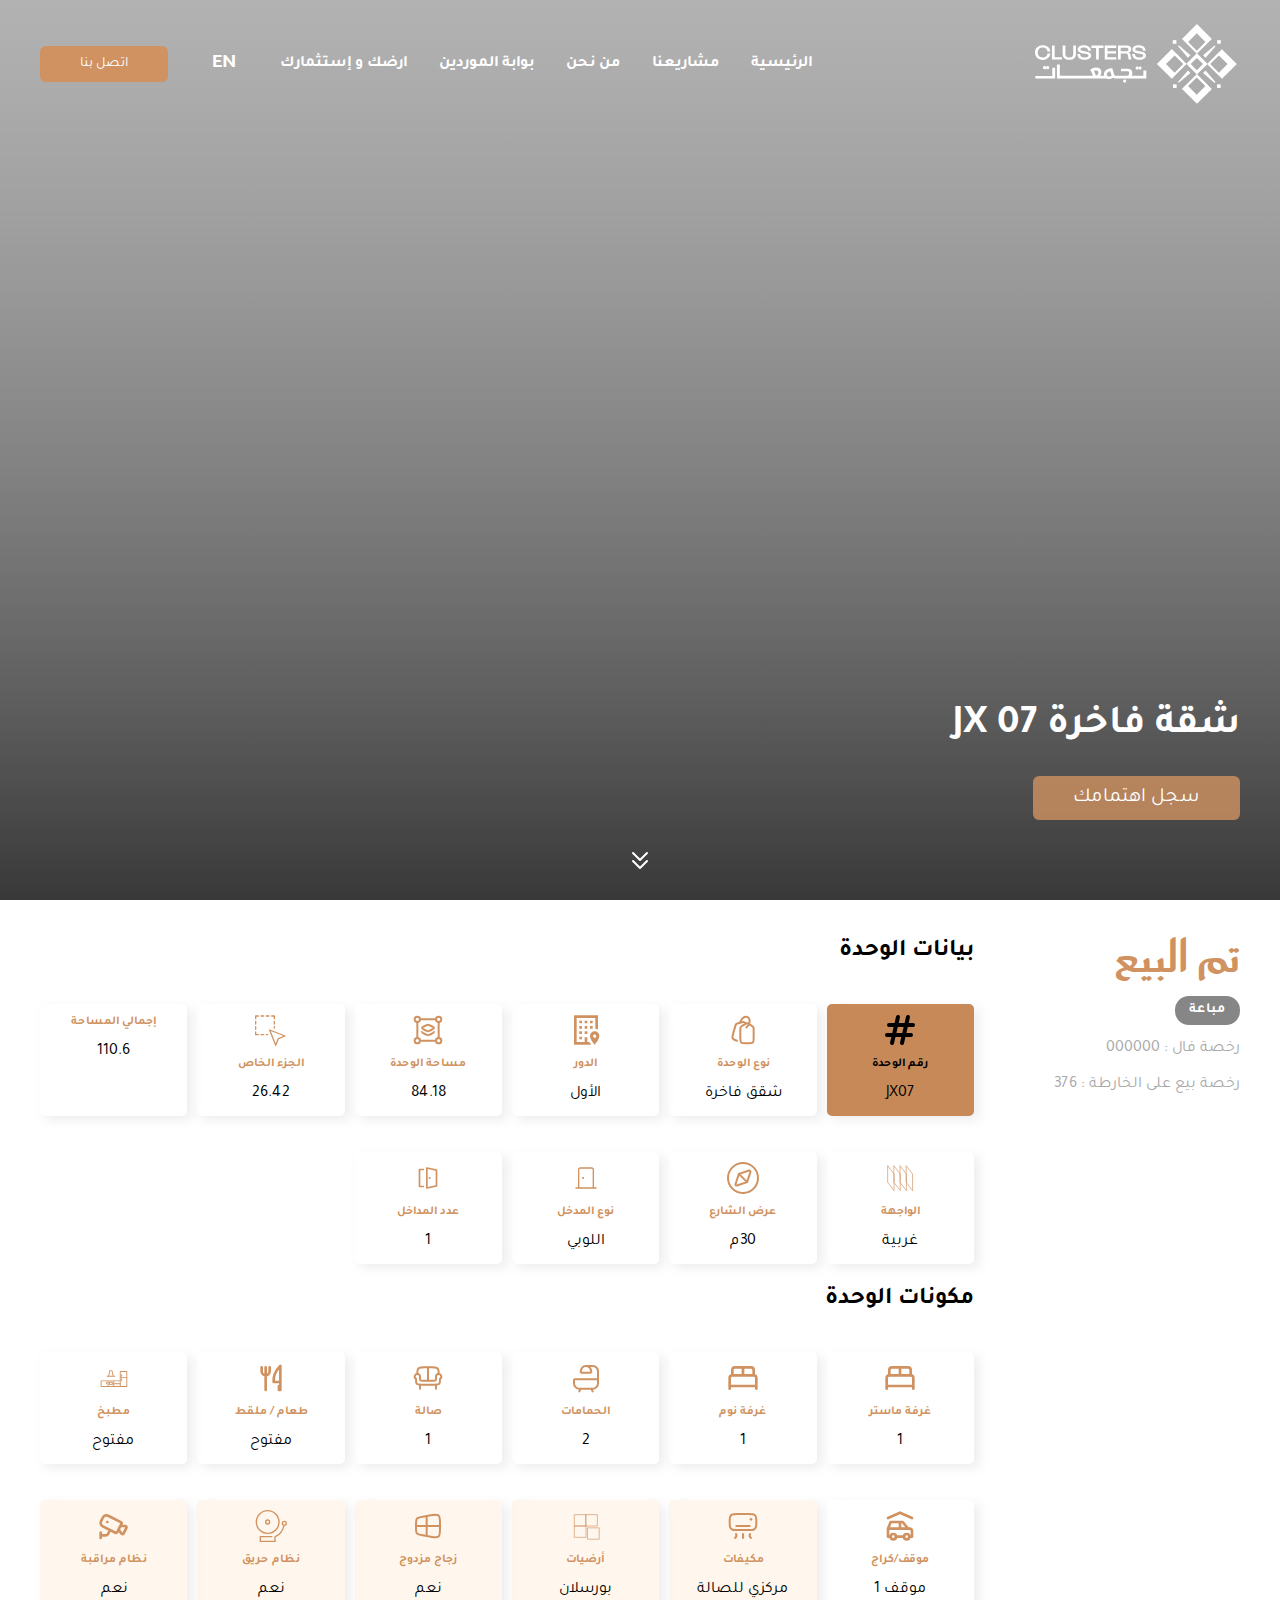
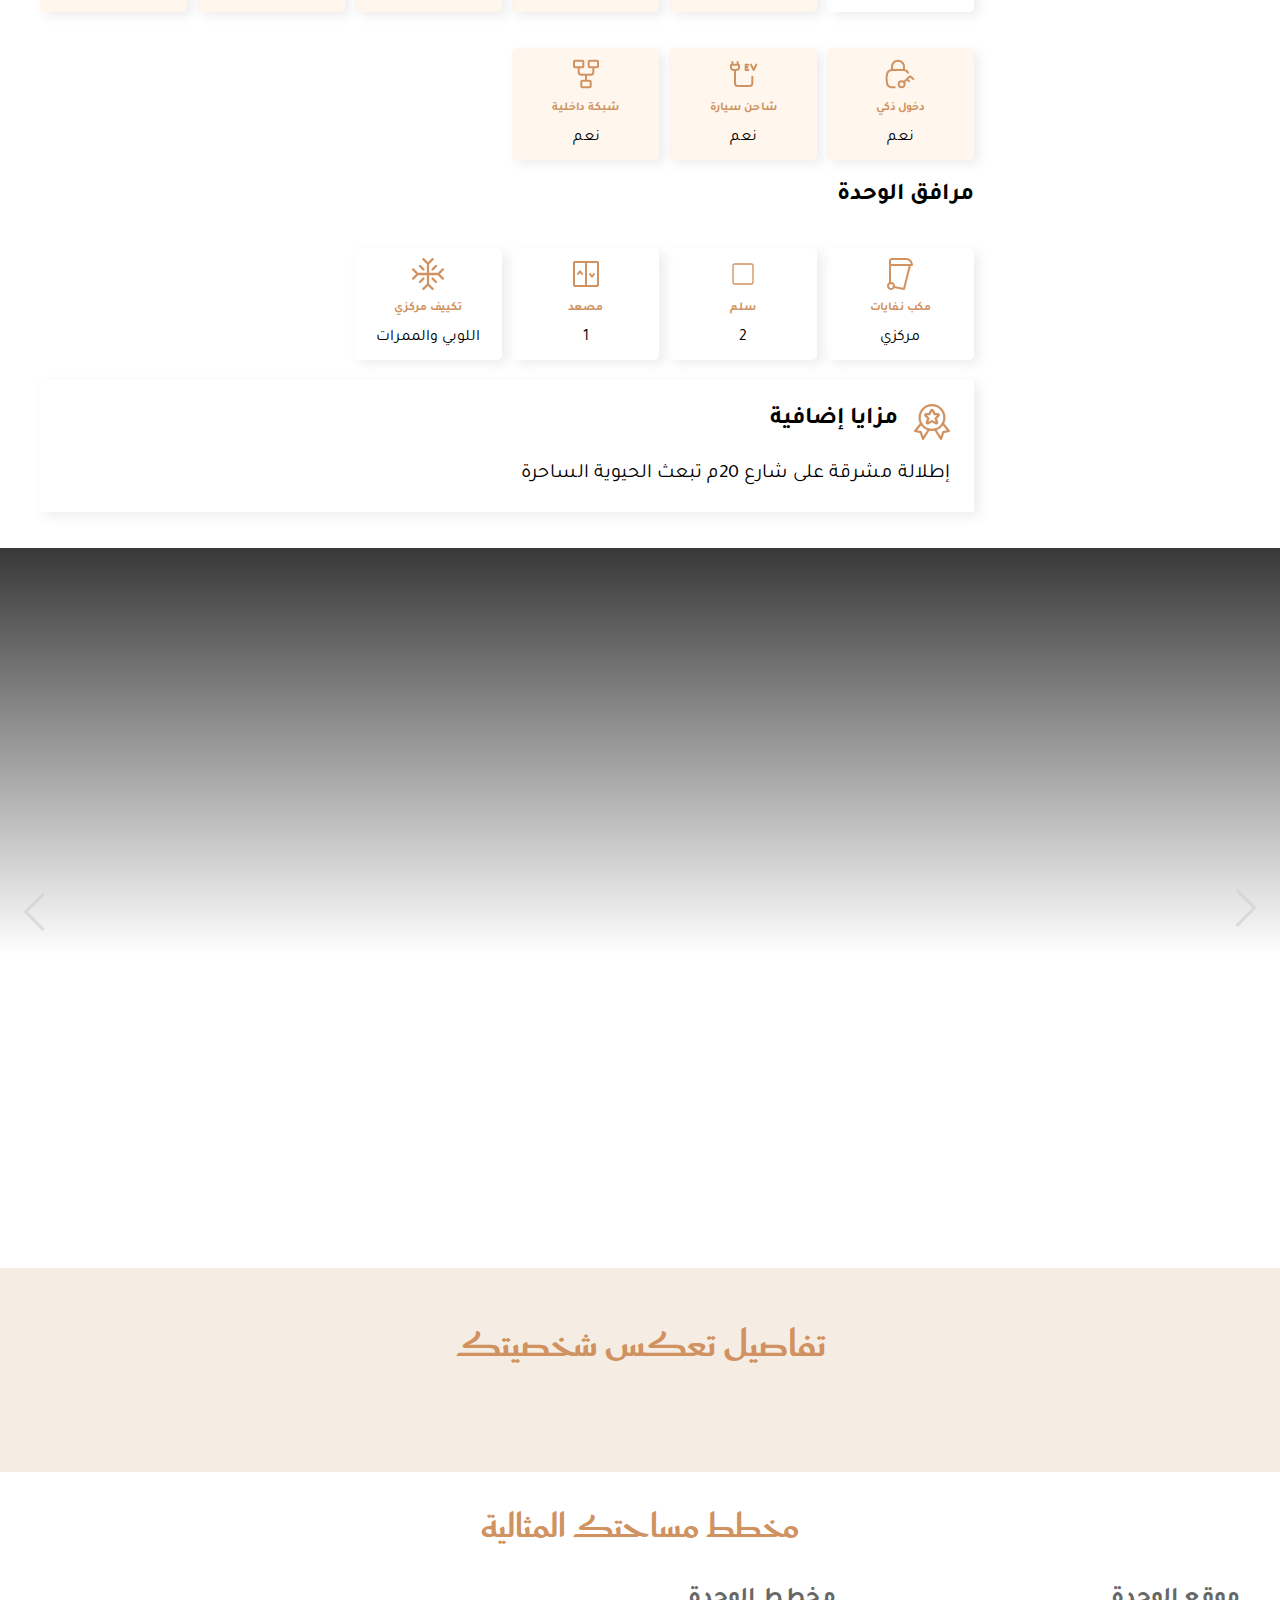
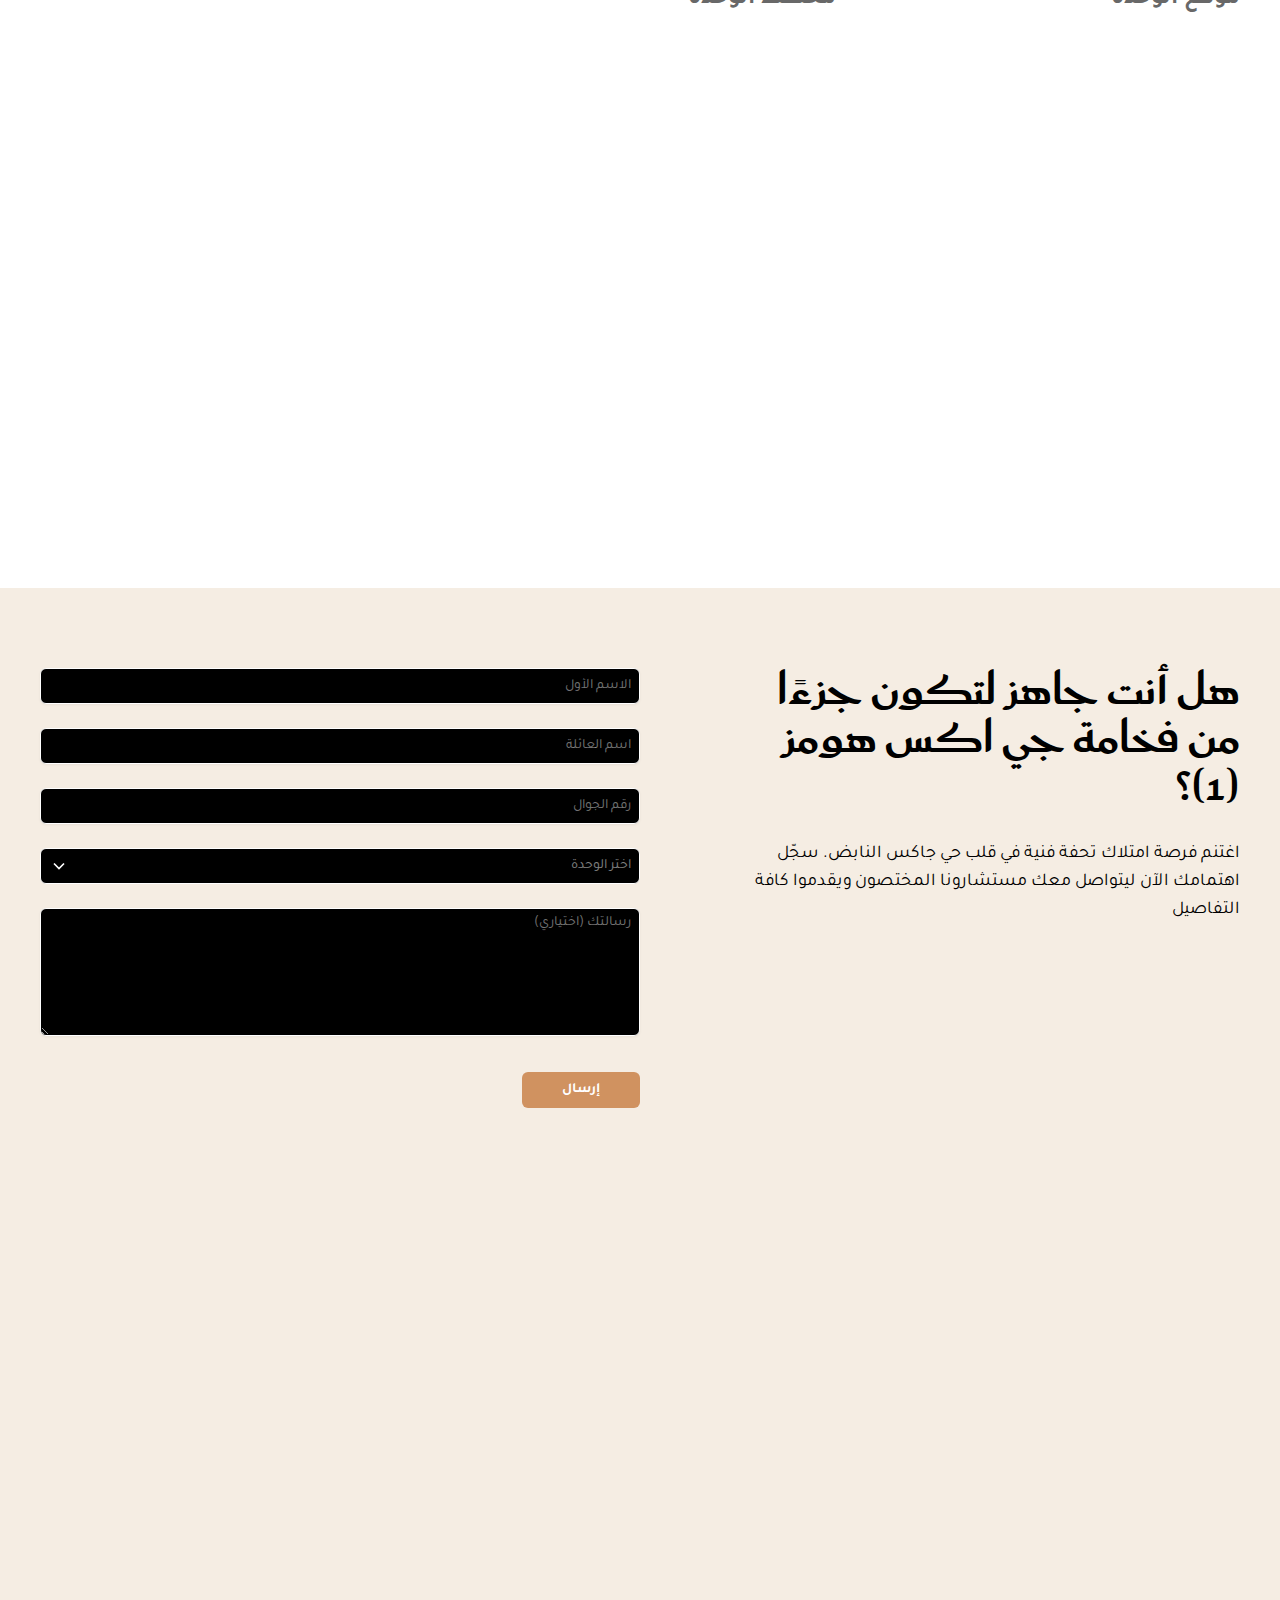
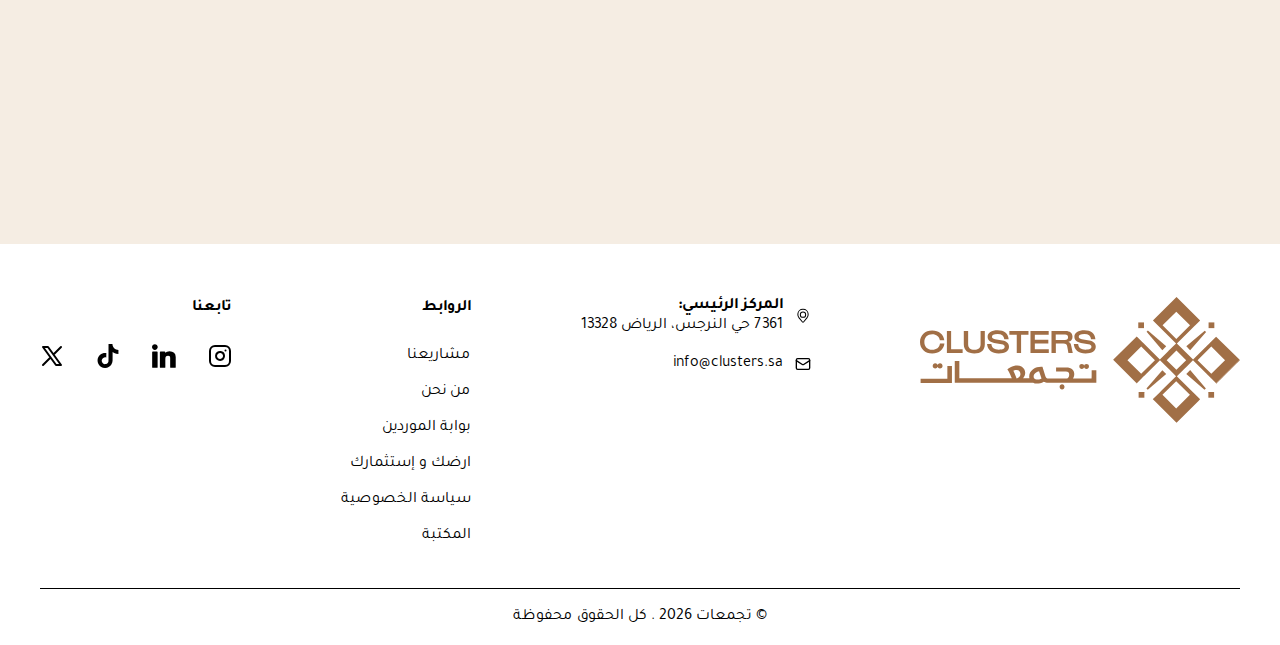
<file: luxury-apartment-jx-07.html>
<!DOCTYPE html>
<html lang="ar" dir="rtl" class="__variable_0d0fba __variable_0b42c5 font-tajawal">

<head>
    <meta charSet="utf-8" />
    <meta name="viewport" content="width=device-width, initial-scale=1" />
    <link rel="preload" href="1ebb550cd0a67fc6-s.p.woff2" as="font" crossorigin="" type="font/woff2" />
    <link rel="preload" href="2cacdbaa6380a11b-s.p.woff2" as="font" crossorigin="" type="font/woff2" />
    <link rel="preload" href="ce401babc0566bc1-s.p.woff2" as="font" crossorigin="" type="font/woff2" />
    <link rel="preload" href="dd994fbf464986f0-s.p.woff2" as="font" crossorigin="" type="font/woff2" />
    <link rel="preload" href="e97026df054cf2a3-s.p.woff2" as="font" crossorigin="" type="font/woff2" />
    <link rel="preload" href="eabccc89078a7f70-s.p.woff2" as="font" crossorigin="" type="font/woff2" />
    <link rel="preload" as="image" href="assets/images/logo.svg" />
    <link rel="preload" as="image" href="assets/images/shape.svg" />
    <link rel="preload" as="image" href="assets/images/logo-v2.svg" />
    <link rel="stylesheet" href="assets/css/main.css" data-precedence="next" />
    <link rel="preload" href="https://www.googletagmanager.com/gtm.js?id=GTM-TBT5NRJM" as="script" />
    <meta name="next-size-adjust" content="" />
    <title>مشاريع سكنية فاخرة وأسلوب حياة عصري في السعودية | تجمعات</title>
    <link rel="icon" href="assets/images/logo.svg" type="image/x-icon">
    <meta name="description"
        content="اكتشف مشاريع تجمعات السكنية الفريدة. نصمم مجتمعات تتمحور حول الإنسان ونقدم شقق فاخرة، تاون هاوس، وفلل دوبلكس تجمع بين الأصالة والحداثة. تواصل معنا لمسكن أحلامك." />
    <meta name="keywords"
        content="عقارات الرياض, فلل للبيع, شقق فاخرة, مشاريع سكنية في الرياض, شركة تطوير عقاري, شقق JX الرياض, فلل تجمعات, أفضل مطور عقاري في السعودية, شراء تاون هاوس في شمال الرياض, أسلوب حياة فاخر في الرياض" />
    <meta property="og:title" content="مشاريع سكنية فاخرة وأسلوب حياة عصري في السعودية | تجمعات" />
    <meta property="og:description"
        content="اكتشف مشاريع تجمعات السكنية الفريدة. نصمم مجتمعات تتمحور حول الإنسان ونقدم شقق فاخرة، تاون هاوس، وفلل دوبلكس تجمع بين الأصالة والحداثة. تواصل معنا لمسكن أحلامك." />
    <meta property="og:image:type" content="image/png" />
    <meta property="og:image:width" content="1200" />
    <meta property="og:image:height" content="620" />
    <meta property="og:image:alt" content="clusters" />
    <meta property="og:image" content="https://clusters.sa/opengraph-image.png?ec408cd3ed40c621" />
    <meta name="twitter:card" content="summary_large_image" />
    <meta name="twitter:title" content="مشاريع سكنية فاخرة وأسلوب حياة عصري في السعودية | تجمعات" />
    <meta name="twitter:description"
        content="اكتشف مشاريع تجمعات السكنية الفريدة. نصمم مجتمعات تتمحور حول الإنسان ونقدم شقق فاخرة، تاون هاوس، وفلل دوبلكس تجمع بين الأصالة والحداثة. تواصل معنا لمسكن أحلامك." />
    <meta name="twitter:image:type" content="image/png" />
    <meta name="twitter:image:width" content="1200" />
    <meta name="twitter:image:height" content="620" />
    <meta name="twitter:image:alt" content="clusters" />
    <meta name="twitter:image" content="https://clusters.sa/twitter-image.png?ec408cd3ed40c621" />
</head>

<body class="flex min-h-screen flex-col">
    <div id="menuOverlay" data-state="open" data-slot="sheet-overlay"
        class="hidden data-[state=open]:animate-in data-[state=closed]:animate-out data-[state=closed]:fade-out-0 data-[state=open]:fade-in-0 fixed inset-0 z-50 bg-black/50"
        style="pointer-events: auto;" data-aria-hidden="true" aria-hidden="true"></div>
    <div id="menuContent" role="dialog" id="radix-_R_3deivb_" style="z-index: 100;"
        aria-describedby="radix-_R_3deivbH2_" aria-labelledby="radix-_R_3deivbH1_" data-state="open"
        data-slot="sheet-content"
        class="bg-background hidden data-[state=open]:animate-in data-[state=closed]:animate-out fixed z-50 flex flex-col shadow-lg transition ease-in-out data-[state=closed]:duration-300 data-[state=open]:duration-500 data-[state=closed]:slide-out-to-right data-[state=open]:slide-in-from-right inset-y-0 right-0 h-full border-l sm:max-w-sm !data-[state=closed]:animate-none w-10/12 gap-0 px-4 pt-6 lg:w-64"
        tabindex="-1" style="pointer-events: auto;">
        <div data-slot="sheet-header" class="flex flex-col gap-1.5 p-4 px-0">
            <h2 class="text-foreground font-semibold text-lg font-semibold" id="radix-_R_3deivbH1_"
                data-slot="sheet-title">القائمة</h2>
        </div>
        <nav class="flex flex-col space-y-3">
            <a class="data-[active=false]:hover:text-primary data-[active=true]:text-secondary-foreground transition-colors"
                data-active="true" href="index.html">الرئيسية</a>
            <a class="data-[active=false]:hover:text-primary data-[active=true]:text-secondary-foreground transition-colors"
                data-active="false" href="projects.html">مشاريعنا</a>
            <a class="data-[active=false]:hover:text-primary data-[active=true]:text-secondary-foreground transition-colors"
                data-active="false" href="about-us.html">من نحن</a>
            <a class="data-[active=false]:hover:text-primary data-[active=true]:text-secondary-foreground transition-colors"
                data-active="false" href="suppliers.html">بوابة الموردين</a>
            <a class="data-[active=false]:hover:text-primary data-[active=true]:text-secondary-foreground transition-colors"
                data-active="false" href="land-and-investment.html">ارضك و إستثمارك</a>
        </nav>
        <label class="my-3.5 flex items-center gap-2">
            <span>
                تغير اللغة:
            </span>
            <button data-slot="button" id="langToggle"
                class="justify-center whitespace-nowrap rounded-md transition-all disabled:pointer-events-none disabled:opacity-50 [&_svg]:pointer-events-none [&_svg:not([class*='size-'])]:size-4 shrink-0 [&_svg]:shrink-0 outline-none focus-visible:border-ring focus-visible:ring-ring/50 focus-visible:ring-[3px] aria-invalid:ring-destructive/20 dark:aria-invalid:ring-destructive/40 aria-invalid:border-destructive min-h-9 p-2 has-[>svg]:px-3 px-2 flex items-center gap-2 text-lg font-bold ">
                <span class="uppercase">en</span>
            </button>
        </label>
        <a class="contacut inline-flex items-center justify-center gap-2 whitespace-nowrap rounded-md text-sm font-medium transition-all disabled:pointer-events-none disabled:opacity-50 [&_svg]:pointer-events-none [&_svg:not([class*='size-'])]:size-4 shrink-0 [&_svg]:shrink-0 outline-none focus-visible:border-ring focus-visible:ring-ring/50 focus-visible:ring-[3px] aria-invalid:ring-destructive/20 dark:aria-invalid:ring-destructive/40 aria-invalid:border-destructive bg-muted-foreground  rounded-sm  font-bold text-white min-h-9 p-2 has-[>svg]:px-3 w-fit px-10"
            href="index.html#call-us">اتصل بنا</a>
        <button id="menuCloseBtn" type="button" 
            class="ring-offset-background cursor-pointer focus:ring-ring data-[state=open]:bg-secondary absolute top-4 right-4 rounded-xs opacity-70 transition-opacity hover:opacity-100 focus:ring-2 focus:ring-offset-2 focus:outline-hidden disabled:pointer-events-none"
            fdprocessedid="8uah8">
            <svg xmlns="http://www.w3.org/2000/svg" xmlns:xlink="http://www.w3.org/1999/xlink" aria-hidden="true"
                role="img" class="iconify iconify--lucide" width="1em" height="1em" viewBox="0 0 24 24">
                <path fill="none" stroke="currentColor" stroke-linecap="round" stroke-linejoin="round" stroke-width="2"
                    d="M18 6L6 18M6 6l12 12"></path>
            </svg>
        </button>
    </div>
    <!-- =========> Background Music Auto Play with User Interaction Control <======== -->
    <audio id="bgMusic" autoplay loop muted>
        <source src="assets/images/music.mp3" type="audio/mpeg">
    </audio>
    <!-- =========> Background Music Auto JAVSCRIPT <======== -->
    <script>
        const music = document.getElementById("bgMusic");
        music.volume = 0.1;
        document.addEventListener("click", () => {
            music.muted = false;
            music.play();
        }, { once: true });

        window.addEventListener("pagehide", () => {
            music.pause();
            music.currentTime = 0;
        });
        document.addEventListener("visibilitychange", () => {
            if (document.hidden) {
                music.pause();
            } else {
                music.play();
            }
        });
    </script>

    <!-- =========> header <======== -->
    <header class="z-50 w-full py-6 absolute left-1/2 -translate-x-1/2 bg-transparent">
        <div class="app flex w-full items-center justify-between"><a class="relative h-12 w-36 lg:h-20 lg:w-52"
                href="index.html"><img src="assets/images/logo.svg" alt="logo"
                    class="inset-0 size-full object-contain" /></a>
            <div class="hidden items-center gap-4 xl:flex">
                <nav>
                    <ul class="flex gap-8">
                        <li>
                            <a class="data-[active=false]:hover:text-primary data-[active=true]:text-secondary-foreground font-bold text-white transition-colors"
                                data-active="false" href="index.html" data-ar="الرئيسية" data-en="Home">
                                الرئيسية
                            </a>
                        </li>

                        <li>
                            <a class="data-[active=false]:hover:text-primary data-[active=true]:text-secondary-foreground font-bold text-white transition-colors"
                                data-active="false" href="projects.html" data-ar="مشاريعنا" data-en="Our Projects">
                                مشاريعنا
                            </a>
                        </li>

                        <li>
                            <a class="data-[active=false]:hover:text-primary data-[active=true]:text-secondary-foreground font-bold text-white transition-colors"
                                data-active="false" href="about-us.html" data-ar="من نحن" data-en="About Us">
                                من نحن
                            </a>
                        </li>

                        <li>
                            <a class="data-[active=false]:hover:text-primary data-[active=true]:text-secondary-foreground font-bold text-white transition-colors"
                                data-active="false" href="suppliers.html" data-ar="بوابة الموردين"
                                data-en="Suppliers Gate">
                                بوابة الموردين
                            </a>
                        </li>

                        <li>
                            <a class="data-[active=false]:hover:text-primary data-[active=true]:text-secondary-foreground font-bold text-white transition-colors"
                                data-active="false" href="land-and-investment.html" data-ar="ارضك و إستثمارك"
                                data-en="Your Land & Investment">
                                ارضك و إستثمارك
                            </a>
                        </li>
                    </ul>
                </nav>

                <button data-slot="button" id="langToggle"
                    class="justify-center whitespace-nowrap rounded-md transition-all disabled:pointer-events-none disabled:opacity-50 [&_svg]:pointer-events-none [&_svg:not([class*='size-'])]:size-4 shrink-0 [&_svg]:shrink-0 outline-none focus-visible:border-ring focus-visible:ring-ring/50 focus-visible:ring-[3px] aria-invalid:ring-destructive/20 dark:aria-invalid:ring-destructive/40 aria-invalid:border-destructive hover:bg-accent hover:text-accent-foreground dark:hover:bg-accent/50 min-h-9 p-2 has-[>svg]:px-3 px-10 flex w-14 items-center gap-2 text-xl font-bold text-white">
                    <span class="uppercase">en</span>
                </button>

                <a class="inline-flex items-center justify-center gap-2 whitespace-nowrap rounded-md text-sm font-medium transition-all disabled:pointer-events-none disabled:opacity-50 [&_svg]:pointer-events-none [&_svg:not([class*='size-'])]:size-4 shrink-0 [&_svg]:shrink-0 outline-none focus-visible:border-ring focus-visible:ring-ring/50 focus-visible:ring-[3px] aria-invalid:ring-destructive/20 dark:aria-invalid:ring-destructive/40 aria-invalid:border-destructive bg-muted-foreground rounded-sm font-bold text-white min-h-9 p-2 has-[>svg]:px-3 w-fit px-10"
                    href="index.htmlindex.html#call-us" data-ar="اتصل بنا" data-en="Contact Us">
                    اتصل بنا
                </a>
            </div>

            <div class="xl:hidden"id="menuOpenBtn"><button data-slot="sheet-trigger"
                    class="inline-flex items-center justify-center gap-2 whitespace-nowrap rounded-md text-sm font-medium transition-all disabled:pointer-events-none disabled:opacity-50 [&amp;_svg]:pointer-events-none [&amp;_svg:not([class*=&#x27;size-&#x27;])]:size-4 shrink-0 [&amp;_svg]:shrink-0 outline-none focus-visible:border-ring focus-visible:ring-ring/50 focus-visible:ring-[3px] aria-invalid:ring-destructive/20 dark:aria-invalid:ring-destructive/40 aria-invalid:border-destructive hover:bg-accent hover:text-accent-foreground dark:hover:bg-accent/50 size-9"
                    type="button" aria-haspopup="dialog" aria-expanded="false" aria-controls="radix-_R_3deivb_"
                    data-state="closed" aria-label="Open menu"><svg viewBox="0 0 31 28" fill="none"
                        xmlns="http://www.w3.org/2000/svg" class="size-6">
                        <line y1="-1.5" x2="19" y2="-1.5"
                            transform="matrix(-1 8.74228e-08 8.74228e-08 1 19.1572 3.15723)" stroke="white"
                            stroke-width="3"></line>
                        <line y1="-1.5" x2="30.3867" y2="-1.5"
                            transform="matrix(-1 -8.74228e-08 -8.74228e-08 1 30.6846 15.1533)" stroke="white"
                            stroke-width="3"></line>
                        <line y1="-1.5" x2="23" y2="-1.5"
                            transform="matrix(-1 -8.74228e-08 -8.74228e-08 1 23.1572 27.1572)" stroke="white"
                            stroke-width="3"></line>
                    </svg></button></div>
        </div>
    </header>

    <main>
        <div class="relative flex h-screen flex-col justify-end pb-20">
            <video autoPlay="" muted="" loop="" playsInline="" preload="auto"
                class="absolute top-0 left-0 -z-10 h-full w-full object-cover">
                <source src="https://admin.clusters.sa/wp-content/uploads/2025/08/Jx-New-1.mp4" type="video/mp4" />Your
                browser does not support the video tag.
            </video>
            <div class="absolute inset-0 bg-[linear-gradient(180deg,rgba(0,0,0,0)_0%,rgba(0,0,0,0.78)_100%)]"></div>
            <div class="absolute inset-0 bg-[linear-gradient(360deg,rgba(0,0,0,0)_0%,rgba(0,0,0,0.30)_100%)]"></div>
            <div class="app z-10">
                <h1 class="text-[40px] font-bold text-white" data-ar="شقة فاخرة JX 07" data-en="Luxury Apartment JX 07">
                    شقة فاخرة JX 07
                </h1>
                <a class="inline-flex items-center justify-center gap-2 whitespace-nowrap rounded-md text-sm font-medium transition-all disabled:pointer-events-none disabled:opacity-50 [&amp;_svg]:pointer-events-none [&amp;_svg:not([class*=&#x27;size-&#x27;])]:size-4 shrink-0 [&amp;_svg]:shrink-0 outline-none focus-visible:border-ring focus-visible:ring-ring/50 focus-visible:ring-[3px] aria-invalid:ring-destructive/20 dark:aria-invalid:ring-destructive/40 aria-invalid:border-destructive bg-muted-foreground  rounded-sm  font-bold text-white min-h-9 p-2 has-[&gt;svg]:px-3 w-fit px-10 bg-muted-foreground/80 mt-5 w-full text-xl font-bold lg:w-fit"
                    href="#booking" data-ar="سجل اهتمامك" data-en="Register Your Interest Now">
                    سجل اهتمامك
                </a>
            </div>
            <button onclick="window.scrollBy({ top: 900, behavior: 'smooth' })"
                class="items-center justify-center gap-2 whitespace-nowrap rounded-md text-sm font-medium transition-all disabled:pointer-events-none disabled:opacity-50 [&_svg]:pointer-events-none [&_svg:not([class*='size-'])]:size-4 shrink-0 [&_svg]:shrink-0 outline-none focus-visible:border-ring focus-visible:ring-ring/50 focus-visible:ring-[3px] aria-invalid:ring-destructive/20 dark:aria-invalid:ring-destructive/40 aria-invalid:border-destructive hover:bg-accent hover:text-accent-foreground dark:hover:bg-accent/50 min-h-9 p-2 has-[>svg]:px-3 w-fit px-10 absolute bottom-0 left-1/2 z-10 hidden -translate-x-1/2 -translate-y-5 text-white lg:block"
                aria-label="Scroll to bottom">
                <svg xmlns="http://www.w3.org/2000/svg" aria-hidden="true" class="size-6" viewBox="0 0 24 24">
                    <path fill="none" stroke="currentColor" stroke-linecap="round" stroke-linejoin="round"
                        stroke-width="2" d="m19 13l-7 7l-7-7m14-8l-7 7l-7-7" />
                </svg>
            </button>
        </div>

        <section class="app my-9 flex flex-col gap-x-20 gap-y-10 lg:flex-row lg:items-start">
            <div class="grid gap-3">
                <span class="text-muted-foreground font-saudi flex items-center gap-2.5 font-bold text-5xl"
                    data-ar="تم البيع" data-en="Sold Out">
                    <span class="text-muted-foreground text-3xl font-bold" data-ar="تم البيع" data-en="Sold Out">تم
                        البيع</span>
                </span>
                <div class="top-0 ltr:left-0 rtl:right-0 z-30 justify-center items-center bg-[var(--status-color)] text-[14px] flex font-bold text-white relative h-fit w-fit translate-0 rounded-xl px-3.5 py-1"
                    style="--status-color:#868686" data-ar="مباعة" data-en="Sold">
                    مباعة
                </div>
                <span class="text-[#A8A8A8]" data-ar="رخصة فال : 000000" data-en="Val License : 000000">
                    رخصة فال :
                    <strong data-ar="000000" data-en="000000">000000</strong>
                </span>
                <span class="text-[#A8A8A8]" data-ar="رخصة بيع على الخارطة : 376"
                    data-en="Off-Plan Sales License : 376">
                    رخصة بيع على الخارطة :
                    <strong data-ar="376" data-en="376">376</strong>
                </span>
            </div>

            <div class="grid flex-1 gap-8 lg:gap-5">
                <div>
                    <h2 class="mb-9 text-2xl font-bold" data-ar="بيانات الوحدة" data-en="Unit Details">
                        بيانات الوحدة
                    </h2>
                    <ul class="grid grid-cols-3 gap-x-2.5 gap-y-9 lg:grid-cols-6">
                        <li
                            class="flex flex-col items-center gap-2.5 rounded-[5px] px-1.5 py-2.5 text-center shadow-[5px_4px_10.9px_0_rgba(134,134,134,0.15)] bg-secondary-foreground [&amp;&gt;span]:text-black [&amp;&gt;svg]:text-black">
                            <svg xmlns="http://www.w3.org/2000/svg" xmlns:xlink="http://www.w3.org/1999/xlink"
                                aria-hidden="true" role="img"
                                class="iconify iconify--garden text-muted-foreground size-8" width="1em" height="1em"
                                viewBox="0 0 16 16">
                                <path fill="currentColor" stroke="currentColor" stroke-linecap="round" stroke-width="2"
                                    d="M2.5 5.5h12m-13 5h12m-1.5-9l-3 13m-2-13l-3 13"></path>
                            </svg>
                            <span class="text-muted-foreground text-xs font-bold" data-ar="رقم الوحدة"
                                data-en="Unit Number">
                                رقم الوحدة
                            </span>
                            <span data-ar="JX07" data-en="JX07">JX07</span>
                        </li>

                        <li
                            class="flex flex-col items-center gap-2.5 rounded-[5px] bg-transparent px-1.5 py-2.5 text-center shadow-[5px_4px_10.9px_0_rgba(134,134,134,0.15)]">
                            <svg xmlns="http://www.w3.org/2000/svg" xmlns:xlink="http://www.w3.org/1999/xlink"
                                aria-hidden="true" role="img"
                                class="iconify iconify--hugeicons text-muted-foreground size-8" width="1em" height="1em"
                                viewBox="0 0 24 24">
                                <g fill="none" stroke="currentColor" stroke-linecap="round" stroke-width="1.5">
                                    <path stroke-linejoin="round"
                                        d="m18.058 8.536l-1-.613C16.055 7.308 15.554 7 15 7s-1.055.308-2.058.923l-1 .613c-.949.582-1.423.873-1.682 1.342c-.26.47-.26 1.035-.26 2.166v5.865c0 1.929 0 2.893.586 3.492S12.114 22 14 22h2c1.886 0 2.828 0 3.414-.6c.586-.598.586-1.562.586-3.49v-5.866c0-1.131 0-1.697-.26-2.166s-.733-.76-1.682-1.342">
                                    </path>
                                    <path stroke-linejoin="round"
                                        d="M14 7.108c-.639-.613-1.02-.935-1.503-1.056c-.56-.141-1.148.017-2.325.333L9 6.699c-1.113.3-1.67.448-2.056.817c-.387.37-.537.894-.836 1.943l-1.554 5.438c-.51 1.788-.766 2.682-.332 3.387c.372.605 1.862 1.35 3.279 1.716">
                                    </path>
                                    <path
                                        d="M14.495 10c.841-.56 1.588-1.457 2.052-2.573c.958-2.305.347-4.67-1.363-5.281c-1.711-.612-3.875.76-4.833 3.065A6 6 0 0 0 10 6.364">
                                    </path>
                                </g>
                            </svg>
                            <span class="text-muted-foreground text-xs font-bold" data-ar="نوع الوحدة"
                                data-en="Unit Type">
                                نوع الوحدة
                            </span>
                            <span data-ar="شقق فاخرة" data-en="Luxury Apartments">شقق فاخرة</span>
                        </li>

                        <li
                            class="flex flex-col items-center gap-2.5 rounded-[5px] bg-transparent px-1.5 py-2.5 text-center shadow-[5px_4px_10.9px_0_rgba(134,134,134,0.15)]">
                            <svg xmlns="http://www.w3.org/2000/svg" xmlns:xlink="http://www.w3.org/1999/xlink"
                                aria-hidden="true" role="img" class="iconify iconify--mdi text-muted-foreground size-8"
                                width="1em" height="1em" viewBox="0 0 24 24">
                                <path fill="currentColor"
                                    d="M15 9h2v2h-2zm2-4h-2v2h2zm-6 10h2v-2h-2zm2-10h-2v2h2zm-2 6h2V9h-2zM9 5H7v2h2zm0 4H7v2h2zm5.55 12H13v-3.5h-2V21H5V3h14v8.03c.71.06 1.39.28 2 .6V1H3v22h12.91c-.41-.56-.91-1.24-1.36-2M7 19h2v-2H7zm2-6H7v2h2zm13 3.5c0 2.6-3.5 6.5-3.5 6.5S15 19.1 15 16.5c0-1.9 1.6-3.5 3.5-3.5s3.5 1.6 3.5 3.5m-2.3.1c0-.6-.6-1.2-1.2-1.2s-1.2.5-1.2 1.2c0 .6.5 1.2 1.2 1.2s1.3-.6 1.2-1.2">
                                </path>
                            </svg>
                            <span class="text-muted-foreground text-xs font-bold" data-ar="الدور" data-en="Floor">
                                الدور
                            </span>
                            <span data-ar="الأول" data-en="First">الأول</span>
                        </li>

                        <li
                            class="flex flex-col items-center gap-2.5 rounded-[5px] bg-transparent px-1.5 py-2.5 text-center shadow-[5px_4px_10.9px_0_rgba(134,134,134,0.15)]">
                            <svg xmlns="http://www.w3.org/2000/svg" xmlns:xlink="http://www.w3.org/1999/xlink"
                                aria-hidden="true" role="img"
                                class="iconify iconify--hugeicons text-muted-foreground size-8" width="1em" height="1em"
                                viewBox="0 0 24 24">
                                <g fill="none" stroke="currentColor" stroke-width="1.5">
                                    <path
                                        d="M6 4a2 2 0 1 1-4 0a2 2 0 0 1 4 0Zm16 0a2 2 0 1 1-4 0a2 2 0 0 1 4 0Zm0 16a2 2 0 1 1-4 0a2 2 0 0 1 4 0ZM6 20a2 2 0 1 1-4 0a2 2 0 0 1 4 0Z">
                                    </path>
                                    <path stroke-linecap="round" stroke-linejoin="round"
                                        d="M20 6v12m-2 2H6M18 4H6M4 6v12m6.65-9.52l-1.089.533C8.187 9.686 7.5 10.022 7.5 10.5s.687.814 2.061 1.487l1.089.533c.654.32.982.48 1.35.48s.696-.16 1.35-.48l1.089-.533c1.374-.673 2.061-1.009 2.061-1.487s-.687-.814-2.061-1.487L13.35 8.48C12.696 8.16 12.368 8 12 8s-.696.16-1.35.48m5.85 5.02c0 .478-.687.814-2.061 1.487l-1.089.533c-.654.32-.982.48-1.35.48s-.696-.16-1.35-.48l-1.089-.533C8.187 14.314 7.5 13.978 7.5 13.5">
                                    </path>
                                </g>
                            </svg>
                            <span class="text-muted-foreground text-xs font-bold" data-ar="مساحة الوحدة"
                                data-en="Unit Area">
                                مساحة الوحدة
                            </span>
                            <span data-ar="84.18" data-en="84.18">84.18</span>
                        </li>

                        <li
                            class="flex flex-col items-center gap-2.5 rounded-[5px] bg-transparent px-1.5 py-2.5 text-center shadow-[5px_4px_10.9px_0_rgba(134,134,134,0.15)]">
                            <svg xmlns="http://www.w3.org/2000/svg" xmlns:xlink="http://www.w3.org/1999/xlink"
                                aria-hidden="true" role="img"
                                class="iconify iconify--streamline-cyber text-muted-foreground size-8" width="1em"
                                height="1em" viewBox="0 0 24 24">
                                <path fill="none" stroke="currentColor" stroke-linecap="round" stroke-linejoin="round"
                                    stroke-miterlimit="10"
                                    d="M2.5 1.5h-2v2m4-2h2m2 0h2m-10 4v2m0 2v2m14-6v2m0 2v1m-5 5h-1m-2 0h-2m-2 0h-2v-2m12-12h2v2m1 20L11 12l11.5 4.5l-5 2z">
                                </path>
                            </svg>
                            <span class="text-muted-foreground text-xs font-bold" data-ar="الجزء الخاص"
                                data-en="Private Area">
                                الجزء الخاص
                            </span>
                            <span data-ar="26.42" data-en="26.42">26.42</span>
                        </li>

                        <li
                            class="flex flex-col items-center gap-2.5 rounded-[5px] bg-transparent px-1.5 py-2.5 text-center shadow-[5px_4px_10.9px_0_rgba(134,134,134,0.15)]">
                            <span class="text-muted-foreground text-xs font-bold" data-ar="إجمالي المساحة"
                                data-en="Total Area">
                                إجمالي المساحة
                            </span>
                            <span data-ar="110.6" data-en="110.6">110.6</span>
                        </li>

                        <li
                            class="flex flex-col items-center gap-2.5 rounded-[5px] bg-transparent px-1.5 py-2.5 text-center shadow-[5px_4px_10.9px_0_rgba(134,134,134,0.15)]">
                            <svg xmlns="http://www.w3.org/2000/svg" xmlns:xlink="http://www.w3.org/1999/xlink"
                                aria-hidden="true" role="img"
                                class="iconify iconify--arcticons text-muted-foreground size-8" width="1em" height="1em"
                                viewBox="0 0 48 48">
                                <path fill="none" stroke="currentColor" stroke-linecap="round" stroke-linejoin="round"
                                    d="M14.75 42.5L5.5 30.366V5.5l9.25 12.134zm9.25 0l-9.25-12.134V5.5L24 17.634zm9.25 0L24 30.366V5.5l9.25 12.134zm9.25 0l-9.25-12.134V5.5l9.25 12.134z">
                                </path>
                            </svg>
                            <span class="text-muted-foreground text-xs font-bold" data-ar="الواجهة"
                                data-en="Orientation">
                                الواجهة
                            </span>
                            <span data-ar="غربية" data-en="West">غربية</span>
                        </li>

                        <li
                            class="flex flex-col items-center gap-2.5 rounded-[5px] bg-transparent px-1.5 py-2.5 text-center shadow-[5px_4px_10.9px_0_rgba(134,134,134,0.15)]">
                            <svg xmlns="http://www.w3.org/2000/svg" xmlns:xlink="http://www.w3.org/1999/xlink"
                                aria-hidden="true" role="img"
                                class="iconify iconify--streamline-ultimate text-muted-foreground size-8" width="1em"
                                height="1em" viewBox="0 0 24 24">
                                <g fill="none" stroke="currentColor" stroke-linecap="round" stroke-linejoin="round"
                                    stroke-width="1.5">
                                    <path d="M.75 12a11.25 11.25 0 1 0 22.5 0a11.25 11.25 0 0 0-22.5 0"></path>
                                    <path d="M17.58 7.516a.868.868 0 0 0-1.1-1.1l-7.544 2.52l6.128 6.128z"></path>
                                    <path d="m8.936 8.936l-2.517 7.548a.867.867 0 0 0 1.1 1.1l7.548-2.516"></path>
                                </g>
                            </svg>
                            <span class="text-muted-foreground text-xs font-bold" data-ar="عرض الشارع"
                                data-en="Street Width">
                                عرض الشارع
                            </span>
                            <span data-ar="30م" data-en="30m">30م</span>
                        </li>

                        <li
                            class="flex flex-col items-center gap-2.5 rounded-[5px] bg-transparent px-1.5 py-2.5 text-center shadow-[5px_4px_10.9px_0_rgba(134,134,134,0.15)]">
                            <svg xmlns="http://www.w3.org/2000/svg" xmlns:xlink="http://www.w3.org/1999/xlink"
                                aria-hidden="true" role="img"
                                class="iconify iconify--material-symbols-light text-muted-foreground size-8" width="1em"
                                height="1em" viewBox="0 0 24 24">
                                <path fill="currentColor"
                                    d="M4.5 20q-.213 0-.357-.143T4 19.5t.143-.357T4.5 19H6V5.616q0-.691.463-1.153T7.616 4h8.769q.69 0 1.153.463T18 5.616V19h1.5q.214 0 .357.143T20 19.5t-.143.357T19.5 20zM7 19h10V5.616q0-.231-.192-.424T16.384 5H7.616q-.231 0-.424.192T7 5.616zm2.77-6.23q.309 0 .539-.23t.23-.54t-.23-.54t-.54-.23t-.54.23T9 12t.23.54t.54.23M7 5v14z">
                                </path>
                            </svg>
                            <span class="text-muted-foreground text-xs font-bold" data-ar="نوع المدخل"
                                data-en="Entrance Type">
                                نوع المدخل
                            </span>
                            <span data-ar="اللوبي" data-en="Lobby">اللوبي</span>
                        </li>

                        <li
                            class="flex flex-col items-center gap-2.5 rounded-[5px] bg-transparent px-1.5 py-2.5 text-center shadow-[5px_4px_10.9px_0_rgba(134,134,134,0.15)]">
                            <svg xmlns="http://www.w3.org/2000/svg" xmlns:xlink="http://www.w3.org/1999/xlink"
                                aria-hidden="true" role="img"
                                class="iconify iconify--fluent text-muted-foreground size-8" width="1em" height="1em"
                                viewBox="0 0 48 48">
                                <path fill="currentColor"
                                    d="m22.503 7.776l14.5 3c.58.12.997.632.997 1.224v24a1.25 1.25 0 0 1-.997 1.224l-14.5 3A1.25 1.25 0 0 1 21 39.002V9a1.25 1.25 0 0 1 1.503-1.225M18 10v2.5h-5.5v23H18V38h-6.75a1.25 1.25 0 0 1-1.243-1.122L10 36.751v-25.5c0-.648.492-1.18 1.122-1.244L11.25 10zm5.5.536v26.93l12-2.483V13.018zm3 11.965a1.5 1.5 0 1 1 0 3a1.5 1.5 0 0 1 0-3">
                                </path>
                            </svg>
                            <span class="text-muted-foreground text-xs font-bold" data-ar="عدد المداخل"
                                data-en="Number of Entrances">
                                عدد المداخل
                            </span>
                            <span data-ar="1" data-en="1">1</span>
                        </li>
                    </ul>
                </div>

                <div>
                    <h2 class="mb-9 text-2xl font-bold" data-ar="مكونات الوحدة" data-en="Unit Components">
                        مكونات الوحدة
                    </h2>
                    <ul class="grid grid-cols-3 gap-x-2.5 gap-y-9 lg:grid-cols-6">
                        <li
                            class="flex flex-col items-center gap-2.5 rounded-[5px] bg-transparent px-1.5 py-2.5 text-center shadow-[5px_4px_10.9px_0_rgba(134,134,134,0.15)]">
                            <svg xmlns="http://www.w3.org/2000/svg" xmlns:xlink="http://www.w3.org/1999/xlink"
                                aria-hidden="true" role="img"
                                class="iconify iconify--lucide text-muted-foreground size-8" width="1em" height="1em"
                                viewBox="0 0 24 24">
                                <path fill="none" stroke="currentColor" stroke-linecap="round" stroke-linejoin="round"
                                    stroke-width="2"
                                    d="M2 20v-8a2 2 0 0 1 2-2h16a2 2 0 0 1 2 2v8M4 10V6a2 2 0 0 1 2-2h12a2 2 0 0 1 2 2v4m-8-6v6M2 18h20">
                                </path>
                            </svg>
                            <span class="text-muted-foreground text-xs font-bold" data-ar="غرفة ماستر"
                                data-en="Master Bedroom">
                                غرفة ماستر
                            </span>
                            <span data-ar="1" data-en="1">1</span>
                        </li>

                        <li
                            class="flex flex-col items-center gap-2.5 rounded-[5px] bg-transparent px-1.5 py-2.5 text-center shadow-[5px_4px_10.9px_0_rgba(134,134,134,0.15)]">
                            <svg xmlns="http://www.w3.org/2000/svg" xmlns:xlink="http://www.w3.org/1999/xlink"
                                aria-hidden="true" role="img"
                                class="iconify iconify--lucide text-muted-foreground size-8" width="1em" height="1em"
                                viewBox="0 0 24 24">
                                <path fill="none" stroke="currentColor" stroke-linecap="round" stroke-linejoin="round"
                                    stroke-width="2"
                                    d="M2 20v-8a2 2 0 0 1 2-2h16a2 2 0 0 1 2 2v8M4 10V6a2 2 0 0 1 2-2h12a2 2 0 0 1 2 2v4m-8-6v6M2 18h20">
                                </path>
                            </svg>
                            <span class="text-muted-foreground text-xs font-bold" data-ar="غرفة نوم" data-en="Bedroom">
                                غرفة نوم
                            </span>
                            <span data-ar="1" data-en="1">1</span>
                        </li>

                        <li
                            class="flex flex-col items-center gap-2.5 rounded-[5px] bg-transparent px-1.5 py-2.5 text-center shadow-[5px_4px_10.9px_0_rgba(134,134,134,0.15)]">
                            <svg xmlns="http://www.w3.org/2000/svg" xmlns:xlink="http://www.w3.org/1999/xlink"
                                aria-hidden="true" role="img"
                                class="iconify iconify--iconoir text-muted-foreground size-8" width="1em" height="1em"
                                viewBox="0 0 24 24">
                                <g fill="none" stroke="currentColor" stroke-linecap="round" stroke-linejoin="round"
                                    stroke-width="1.5">
                                    <path
                                        d="M21 13v3a4 4 0 0 1-4 4H7a4 4 0 0 1-4-4v-2.4a.6.6 0 0 1 .6-.6zm-5 7l1 2m-9-2l-1 2m14-9V7a4 4 0 0 0-4-4h-5">
                                    </path>
                                    <path
                                        d="M15.4 8H8.6c-.331 0-.596-.268-.56-.598C8.186 6.075 8.863 3 12 3s3.814 3.075 3.96 4.402c.036.33-.229.598-.56.598">
                                    </path>
                                </g>
                            </svg>
                            <span class="text-muted-foreground text-xs font-bold" data-ar="الحمامات"
                                data-en="Bathrooms">
                                الحمامات
                            </span>
                            <span data-ar="2" data-en="2">2</span>
                        </li>

                        <li
                            class="flex flex-col items-center gap-2.5 rounded-[5px] bg-transparent px-1.5 py-2.5 text-center shadow-[5px_4px_10.9px_0_rgba(134,134,134,0.15)]">
                            <svg xmlns="http://www.w3.org/2000/svg" xmlns:xlink="http://www.w3.org/1999/xlink"
                                aria-hidden="true" role="img"
                                class="iconify iconify--hugeicons text-muted-foreground size-8" width="1em" height="1em"
                                viewBox="0 0 24 24">
                                <g fill="none" stroke="currentColor" stroke-linejoin="round" stroke-width="1.5">
                                    <path stroke-linecap="round"
                                        d="M6 17v3m12-3v3M12 4v10m8-5c0-1.87 0-2.804-.402-3.5A3 3 0 0 0 18.5 4.402C17.804 4 16.87 4 15 4H9c-1.87 0-2.804 0-3.5.402A3 3 0 0 0 4.402 5.5C4 6.196 4 7.13 4 9">
                                    </path>
                                    <path
                                        d="M20 9a2 2 0 0 0-2 2v2c0 .827-.173 1-1 1H7c-.827 0-1-.173-1-1v-2a2 2 0 1 0-3 1.732V13c0 1.886 0 2.828.586 3.414S5.114 17 7 17h10c1.886 0 2.828 0 3.414-.586S21 14.886 21 13v-.268A2 2 0 0 0 20 9Z">
                                    </path>
                                </g>
                            </svg>
                            <span class="text-muted-foreground text-xs font-bold" data-ar="صالة" data-en="Living Room">
                                صالة
                            </span>
                            <span data-ar="1" data-en="1">1</span>
                        </li>

                        <li
                            class="flex flex-col items-center gap-2.5 rounded-[5px] bg-transparent px-1.5 py-2.5 text-center shadow-[5px_4px_10.9px_0_rgba(134,134,134,0.15)]">
                            <svg xmlns="http://www.w3.org/2000/svg" xmlns:xlink="http://www.w3.org/1999/xlink"
                                aria-hidden="true" role="img"
                                class="iconify iconify--tabler text-muted-foreground size-8" width="1em" height="1em"
                                viewBox="0 0 24 24">
                                <path fill="none" stroke="currentColor" stroke-linecap="round" stroke-linejoin="round"
                                    stroke-width="2"
                                    d="M19 3v12h-5c-.023-3.681.184-7.406 5-12m0 12v6h-1v-3M8 4v17M5 4v3a3 3 0 1 0 6 0V4">
                                </path>
                            </svg>
                            <span class="text-muted-foreground text-xs font-bold" data-ar="طعام / ملقط"
                                data-en="Dining Area">
                                طعام / ملقط
                            </span>
                            <span data-ar="مفتوح" data-en="Open">مفتوح</span>
                        </li>

                        <li
                            class="flex flex-col items-center gap-2.5 rounded-[5px] bg-transparent px-1.5 py-2.5 text-center shadow-[5px_4px_10.9px_0_rgba(134,134,134,0.15)]">
                            <svg xmlns="http://www.w3.org/2000/svg" xmlns:xlink="http://www.w3.org/1999/xlink"
                                aria-hidden="true" role="img" class="iconify iconify--cbi text-muted-foreground size-8"
                                width="1em" height="1em" viewBox="0 0 24 24">
                                <path fill="currentColor"
                                    d="M11.436 11.019h1.4v-.7h-1.123l-.938-3.94a.35.35 0 0 0-.341-.27H8.93a.35.35 0 0 0-.341.27l-.939 3.94H6.524v.7zM9.207 6.808h.949l.836 3.509H8.371Zm1.527 8.071H8.629a.35.35 0 0 0-.351.35v1.755a.35.35 0 0 0 .351.351h2.105a.35.35 0 0 0 .351-.351v-1.755a.35.35 0 0 0-.351-.35m-.35 1.754H8.98V15.58h1.4zm-4.211-1.754h.702v1.754h-.702zm11.228-2.457h.702v1.754h-.702zm0-3.157h.702v1.754h-.702zm4.211-2.457H16.7a.35.35 0 0 0-.35.351v6.667H2.313a.35.35 0 0 0-.35.351v4.21a.35.35 0 0 0 .35.351h19.3a.35.35 0 0 0 .351-.351V7.159a.35.35 0 0 0-.352-.351m-5.263 9.123h-4.211v-1.4h4.211zm-13.685-1.4h4.562v3.509H2.664Zm5.263 0h3.509v1.4h-.012v.7h.012v1.4H7.927Zm4.211 2.1h4.211v1.4h-4.211zm9.123 1.4H17.05v-5.959h4.211zM17.05 11.37V7.51h4.211v3.86z">
                                </path>
                            </svg>
                            <span class="text-muted-foreground text-xs font-bold" data-ar="مطبخ" data-en="Kitchen">
                                مطبخ
                            </span>
                            <span data-ar="مفتوح" data-en="Open">مفتوح</span>
                        </li>

                        <li
                            class="flex flex-col items-center gap-2.5 rounded-[5px] bg-transparent px-1.5 py-2.5 text-center shadow-[5px_4px_10.9px_0_rgba(134,134,134,0.15)]">
                            <svg xmlns="http://www.w3.org/2000/svg" xmlns:xlink="http://www.w3.org/1999/xlink"
                                aria-hidden="true" role="img"
                                class="iconify iconify--tabler text-muted-foreground size-8" width="1em" height="1em"
                                viewBox="0 0 24 24">
                                <g fill="none" stroke="currentColor" stroke-linecap="round" stroke-linejoin="round"
                                    stroke-width="2">
                                    <path d="M5 20a2 2 0 1 0 4 0a2 2 0 0 0-4 0m10 0a2 2 0 1 0 4 0a2 2 0 0 0-4 0"></path>
                                    <path
                                        d="M5 20H3v-6l2-5h9l4 5h1a2 2 0 0 1 2 2v4h-2m-4 0H9m-6-6h15m-6 0V9M3 6l9-4l9 4">
                                    </path>
                                </g>
                            </svg>
                            <span class="text-muted-foreground text-xs font-bold" data-ar="موقف/كراج"
                                data-en="Parking/Garage">
                                موقف/كراج
                            </span>
                            <span data-ar="موقف 1" data-en="Parking 1">موقف 1</span>
                        </li>

                        <li
                            class="flex flex-col items-center gap-2.5 rounded-[5px] px-1.5 py-2.5 text-center bg-[#FFF7EE] shadow-[5px_4px_10.9px_0_rgba(134,134,134,0.15)]">
                            <svg xmlns="http://www.w3.org/2000/svg" xmlns:xlink="http://www.w3.org/1999/xlink"
                                aria-hidden="true" role="img"
                                class="iconify iconify--hugeicons text-muted-foreground size-8" width="1em" height="1em"
                                viewBox="0 0 24 24">
                                <g fill="none" stroke="currentColor" stroke-linecap="round">
                                    <path stroke-width="1.5"
                                        d="M16 3c2.339 0 3.508 0 4.362.536a3.5 3.5 0 0 1 1.102 1.102C22 5.492 22 6.66 22 9s0 3.508-.537 4.362a3.5 3.5 0 0 1-1.1 1.101C19.507 15 18.338 15 16 15H8c-2.339 0-3.508 0-4.362-.537a3.5 3.5 0 0 1-1.102-1.1C2 12.507 2 11.338 2 9s0-3.508.536-4.362a3.5 3.5 0 0 1 1.102-1.102C4.492 3 5.66 3 8 3zm-9 9h10">
                                    </path>
                                    <path stroke-linejoin="round" stroke-width="2" d="M18 7h.009"></path>
                                    <path stroke-linejoin="round" stroke-width="1.5"
                                        d="M6.8 18s.8 1.875-.8 3m11.2-3s-.8 1.875.8 3m-6-3v3"></path>
                                </g>
                            </svg>
                            <span class="text-muted-foreground text-xs font-bold" data-ar="مكيفات"
                                data-en="Air Conditioning">
                                مكيفات
                            </span>
                            <span data-ar="مركزي للصالة" data-en="Central for Living Room">مركزي للصالة</span>
                        </li>

                        <li
                            class="flex flex-col items-center gap-2.5 rounded-[5px] px-1.5 py-2.5 text-center bg-[#FFF7EE] shadow-[5px_4px_10.9px_0_rgba(134,134,134,0.15)]">
                            <svg xmlns="http://www.w3.org/2000/svg" xmlns:xlink="http://www.w3.org/1999/xlink"
                                aria-hidden="true" role="img"
                                class="iconify iconify--arcticons text-muted-foreground size-8" width="1em" height="1em"
                                viewBox="0 0 48 48">
                                <path fill="none" stroke="currentColor" stroke-linecap="round" stroke-linejoin="round"
                                    d="M7 7h17v17H7zm17 0h17v17H24zM7 24h17v17H7zm19.8 2.8h17v17h-17z"></path>
                            </svg>
                            <span class="text-muted-foreground text-xs font-bold" data-ar="أرضيات" data-en="Flooring">
                                أرضيات
                            </span>
                            <span data-ar="بورسلان" data-en="Porcelain">بورسلان</span>
                        </li>

                        <li
                            class="flex flex-col items-center gap-2.5 rounded-[5px] px-1.5 py-2.5 text-center bg-[#FFF7EE] shadow-[5px_4px_10.9px_0_rgba(134,134,134,0.15)]">
                            <svg xmlns="http://www.w3.org/2000/svg" xmlns:xlink="http://www.w3.org/1999/xlink"
                                aria-hidden="true" role="img"
                                class="iconify iconify--hugeicons text-muted-foreground size-8" width="1em" height="1em"
                                viewBox="0 0 24 24">
                                <path fill="none" stroke="currentColor" stroke-linecap="round" stroke-linejoin="round"
                                    stroke-width="1.5"
                                    d="m14.014 3.995l-6 .995c-2.395.397-3.592.596-4.303 1.431S3 8.464 3 10.879v2.242c0 2.415 0 3.623.71 4.458c.712.835 1.91 1.034 4.304 1.43l6 .996c3.243.537 4.864.806 5.925-.088S21 17.387 21 14.116V9.884c0-3.271 0-4.907-1.06-5.801c-1.062-.894-2.683-.625-5.926-.088M11 4.5v15M3 12h18">
                                </path>
                            </svg>
                            <span class="text-muted-foreground text-xs font-bold" data-ar="زجاج مزدوج"
                                data-en="Double Glazing">
                                زجاج مزدوج
                            </span>
                            <span data-ar="نعم" data-en="Yes">نعم</span>
                        </li>

                        <li
                            class="flex flex-col items-center gap-2.5 rounded-[5px] px-1.5 py-2.5 text-center bg-[#FFF7EE] shadow-[5px_4px_10.9px_0_rgba(134,134,134,0.15)]">
                            <svg xmlns="http://www.w3.org/2000/svg" xmlns:xlink="http://www.w3.org/1999/xlink"
                                aria-hidden="true" role="img"
                                class="iconify iconify--guidance text-muted-foreground size-8" width="1em" height="1em"
                                viewBox="0 0 24 24">
                                <path fill="none" stroke="currentColor"
                                    d="M21.753 11.48A12.56 12.56 0 0 1 15 20.228V23.5H4V20h9m-3.5-9.5a1.5 1.5 0 1 1 0-3a1.5 1.5 0 0 1 0 3Zm12.5 1a1.5 1.5 0 1 1 0-3a1.5 1.5 0 0 1 0 3Zm-12.5 6a8.5 8.5 0 1 1 0-17a8.5 8.5 0 0 1 0 17Z">
                                </path>
                            </svg>
                            <span class="text-muted-foreground text-xs font-bold" data-ar="نظام حريق"
                                data-en="Fire System">
                                نظام حريق
                            </span>
                            <span data-ar="نعم" data-en="Yes">نعم</span>
                        </li>

                        <li
                            class="flex flex-col items-center gap-2.5 rounded-[5px] px-1.5 py-2.5 text-center bg-[#FFF7EE] shadow-[5px_4px_10.9px_0_rgba(134,134,134,0.15)]">
                            <svg xmlns="http://www.w3.org/2000/svg" xmlns:xlink="http://www.w3.org/1999/xlink"
                                aria-hidden="true" role="img"
                                class="iconify iconify--lucide text-muted-foreground size-8" width="1em" height="1em"
                                viewBox="0 0 24 24">
                                <path fill="none" stroke="currentColor" stroke-linecap="round" stroke-linejoin="round"
                                    stroke-width="2"
                                    d="M16.75 12h3.632a1 1 0 0 1 .894 1.447l-2.034 4.069a1 1 0 0 1-1.708.134l-2.124-2.97m1.696-5.627a1 1 0 0 1 .447 1.341l-3.106 6.211a1 1 0 0 1-1.342.447L3.61 12.3a2.92 2.92 0 0 1-1.3-3.91L3.69 5.6a2.92 2.92 0 0 1 3.92-1.3zM2 19h3.76a2 2 0 0 0 1.8-1.1L9 15m-7 6v-4m5-8h.01">
                                </path>
                            </svg>
                            <span class="text-muted-foreground text-xs font-bold" data-ar="نظام مراقبة"
                                data-en="Surveillance System">
                                نظام مراقبة
                            </span>
                            <span data-ar="نعم" data-en="Yes">نعم</span>
                        </li>

                        <li
                            class="flex flex-col items-center gap-2.5 rounded-[5px] px-1.5 py-2.5 text-center bg-[#FFF7EE] shadow-[5px_4px_10.9px_0_rgba(134,134,134,0.15)]">
                            <svg xmlns="http://www.w3.org/2000/svg" xmlns:xlink="http://www.w3.org/1999/xlink"
                                aria-hidden="true" role="img"
                                class="iconify iconify--hugeicons text-muted-foreground size-8" width="1em" height="1em"
                                viewBox="0 0 24 24">
                                <g fill="none" stroke="currentColor" stroke-width="1.5">
                                    <path stroke-linecap="round"
                                        d="M18 10.997c-.392-.8-1.452-1.975-3.63-1.925c0 0-1.727-.075-3.68-.075c-1.952 0-2.866.045-4.43.075c-1.001-.025-2.904.2-3.78 2.275c-.576 1.75-.6 5.427-.25 7.277c.075.95.576 2.276 2.128 2.976c.95.5 2.478.3 3.63.4M5.984 8.196c-.05-2.375-.15-4.25 2.603-5.801c.926-.375 2.303-.7 4.005.1c1.777 1.075 1.999 2.213 2.153 2.5c.425 1.126.2 2.726.25 3.376">
                                    </path>
                                    <path
                                        d="M15.5 19.735a2.23 2.23 0 0 1-2.245 2.23c-1.236 0-2.255-.986-2.255-2.23a2.25 2.25 0 0 1 2.255-2.244c1.236 0 2.245 1 2.245 2.244Z">
                                    </path>
                                    <path stroke-linecap="round"
                                        d="m15.225 17.79l1.99-1.942m4.785 0l-1.627-1.54c-.773-.739-1.423-.093-1.747.183l-1.41 1.357m0 0l1.609 1.546">
                                    </path>
                                </g>
                            </svg>
                            <span class="text-muted-foreground text-xs font-bold" data-ar="دخول ذكي"
                                data-en="Smart Entry">
                                دخول ذكي
                            </span>
                            <span data-ar="نعم" data-en="Yes">نعم</span>
                        </li>

                        <li
                            class="flex flex-col items-center gap-2.5 rounded-[5px] px-1.5 py-2.5 text-center bg-[#FFF7EE] shadow-[5px_4px_10.9px_0_rgba(134,134,134,0.15)]">
                            <svg xmlns="http://www.w3.org/2000/svg" xmlns:xlink="http://www.w3.org/1999/xlink"
                                aria-hidden="true" role="img"
                                class="iconify iconify--iconoir text-muted-foreground size-8" width="1em" height="1em"
                                viewBox="0 0 24 24">
                                <g fill="none" stroke="currentColor" stroke-linecap="round" stroke-width="1.5">
                                    <path stroke-linejoin="round" d="m22 5l-2 4l-2-4m-2 0h-2v4h2m-2-2h1.5"></path>
                                    <path
                                        d="M6 9v10a2 2 0 0 0 2 2h9a2 2 0 0 0 2-2v-5M9 5.6V7a2 2 0 0 1-2 2H5a2 2 0 0 1-2-2V5.6a.6.6 0 0 1 .6-.6h4.8a.6.6 0 0 1 .6.6ZM4 5V3m4 2V3">
                                    </path>
                                </g>
                            </svg>
                            <span class="text-muted-foreground text-xs font-bold" data-ar="شاحن سيارة"
                                data-en="Car Charger">
                                شاحن سيارة
                            </span>
                            <span data-ar="نعم" data-en="Yes">نعم</span>
                        </li>

                        <li
                            class="flex flex-col items-center gap-2.5 rounded-[5px] px-1.5 py-2.5 text-center bg-[#FFF7EE] shadow-[5px_4px_10.9px_0_rgba(134,134,134,0.15)]">
                            <svg xmlns="http://www.w3.org/2000/svg" xmlns:xlink="http://www.w3.org/1999/xlink"
                                aria-hidden="true" role="img"
                                class="iconify iconify--iconoir text-muted-foreground size-8" width="1em" height="1em"
                                viewBox="0 0 24 24">
                                <g fill="none" stroke="currentColor" stroke-width="1.5">
                                    <rect width="7" height="5" x="3" y="2" rx=".6"></rect>
                                    <rect width="7" height="5" x="8.5" y="17" rx=".6"></rect>
                                    <rect width="7" height="5" x="14" y="2" rx=".6"></rect>
                                    <path d="M6.5 7v3.5a2 2 0 0 0 2 2h7a2 2 0 0 0 2-2V7M12 12.5V17"></path>
                                </g>
                            </svg>
                            <span class="text-muted-foreground text-xs font-bold" data-ar="شبكة داخلية"
                                data-en="Internal Network">
                                شبكة داخلية
                            </span>
                            <span data-ar="نعم" data-en="Yes">نعم</span>
                        </li>
                    </ul>
                </div>

                <div>
                    <h2 class="mb-9 text-2xl font-bold" data-ar="مرافق الوحدة" data-en="Unit Facilities">
                        مرافق الوحدة
                    </h2>
                    <ul class="grid grid-cols-3 gap-x-2.5 gap-y-9 lg:grid-cols-6">
                        <li
                            class="flex flex-col items-center gap-2.5 rounded-[5px] bg-transparent px-1.5 py-2.5 text-center shadow-[5px_4px_10.9px_0_rgba(134,134,134,0.15)]">
                            <svg xmlns="http://www.w3.org/2000/svg" xmlns:xlink="http://www.w3.org/1999/xlink"
                                aria-hidden="true" role="img"
                                class="iconify iconify--streamline-ultimate text-muted-foreground size-8" width="1em"
                                height="1em" viewBox="0 0 24 24">
                                <g fill="none" stroke="currentColor" stroke-linecap="round" stroke-linejoin="round"
                                    stroke-width="1.5">
                                    <path d="M3 20.997a2.25 2.25 0 1 0 4.5 0a2.25 2.25 0 0 0-4.5 0"></path>
                                    <path
                                        d="m7.369 21.747l7.631 1.5l4.5-18h-15v13.628M16.5.747H6a1.5 1.5 0 0 0-1.5 1.5v3H21a4.5 4.5 0 0 0-4.5-4.5">
                                    </path>
                                </g>
                            </svg>
                            <span class="text-muted-foreground text-xs font-bold" data-ar="مكب نفايات"
                                data-en="Waste Disposal">
                                مكب نفايات
                            </span>
                            <span data-ar="مركزي" data-en="Central">مركزي</span>
                        </li>

                        <li
                            class="flex flex-col items-center gap-2.5 rounded-[5px] bg-transparent px-1.5 py-2.5 text-center shadow-[5px_4px_10.9px_0_rgba(134,134,134,0.15)]">
                            <svg xmlns="http://www.w3.org/2000/svg" xmlns:xlink="http://www.w3.org/1999/xlink"
                                aria-hidden="true" role="img"
                                class="iconify iconify--material-symbols-light text-muted-foreground size-8" width="1em"
                                height="1em" viewBox="0 0 24 24">
                                <path fill="currentColor"
                                    d="M5.615 20q-.69 0-1.153-.462T4 18.384V5.616q0-.691.463-1.153T5.616 4h12.769q.69 0 1.153.463T20 5.616v12.769q0 .69-.462 1.153T18.384 20zm0-1h12.77q.23 0 .423-.192t.192-.424V5.616q0-.231-.192-.424T18.384 5H5.616q-.231 0-.424.192T5 5.616v12.769q0 .23.192.423t.423.192M5 5v14z">
                                </path>
                            </svg>
                            <span class="text-muted-foreground text-xs font-bold" data-ar="سلم" data-en="Staircase">
                                سلم
                            </span>
                            <span data-ar="2" data-en="2">2</span>
                        </li>

                        <li
                            class="flex flex-col items-center gap-2.5 rounded-[5px] bg-transparent px-1.5 py-2.5 text-center shadow-[5px_4px_10.9px_0_rgba(134,134,134,0.15)]">
                            <svg xmlns="http://www.w3.org/2000/svg" xmlns:xlink="http://www.w3.org/1999/xlink"
                                aria-hidden="true" role="img"
                                class="iconify iconify--iconoir text-muted-foreground size-8" width="1em" height="1em"
                                viewBox="0 0 24 24">
                                <g fill="none" stroke="currentColor" stroke-linecap="round" stroke-linejoin="round"
                                    stroke-width="1.5">
                                    <path
                                        d="M12 3v18m9-17.4v16.8a.6.6 0 0 1-.6.6H3.6a.6.6 0 0 1-.6-.6V3.6a.6.6 0 0 1 .6-.6h16.8a.6.6 0 0 1 .6.6">
                                    </path>
                                    <path d="m6 12l1.5-2L9 12m6 0l1.5 2l1.5-2"></path>
                                </g>
                            </svg>
                            <span class="text-muted-foreground text-xs font-bold" data-ar="مصعد" data-en="Elevator">
                                مصعد
                            </span>
                            <span data-ar="1" data-en="1">1</span>
                        </li>

                        <li
                            class="flex flex-col items-center gap-2.5 rounded-[5px] bg-transparent px-1.5 py-2.5 text-center shadow-[5px_4px_10.9px_0_rgba(134,134,134,0.15)]">
                            <svg xmlns="http://www.w3.org/2000/svg" xmlns:xlink="http://www.w3.org/1999/xlink"
                                aria-hidden="true" role="img"
                                class="iconify iconify--streamline text-muted-foreground size-8" width="1em"
                                height="1em" viewBox="0 0 14 14">
                                <path fill="none" stroke="currentColor" stroke-linecap="round" stroke-linejoin="round"
                                    d="m5 .5l2 2l2-2M.5 9l2-2l-2-2M9 13.5l-2-2l-2 2M13.5 5l-2 2l2 2m-10-5.5L5 5m0 4l-1.5 1.5m7-7L9 5m0 4l1.5 1.5M7 2.5v9M2.5 7h9">
                                </path>
                            </svg>
                            <span class="text-muted-foreground text-xs font-bold" data-ar="تكييف مركزي"
                                data-en="Central Air Conditioning">
                                تكييف مركزي
                            </span>
                            <span data-ar="اللوبي والممرات" data-en="Lobby and Corridors">اللوبي والممرات</span>
                        </li>
                    </ul>
                </div>

                <div class="p-6 shadow-[5px_4px_10.9px_0_rgba(134,134,134,0.15)]">
                    <div class="flex gap-4">
                        <svg xmlns="http://www.w3.org/2000/svg" xmlns:xlink="http://www.w3.org/1999/xlink"
                            aria-hidden="true" role="img"
                            class="iconify iconify--streamline-ultimate text-muted-foreground size-9" width="1em"
                            height="1em" viewBox="0 0 24 24">
                            <g fill="none" stroke="currentColor" stroke-linecap="round" stroke-linejoin="round"
                                stroke-width="1.5">
                                <path
                                    d="M4.807 13.042L.75 18l3.75.75l1.5 4.5l3.944-6.258m9.249-3.95L23.25 18l-3.75.75l-1.5 4.5l-3.944-6.258">
                                </path>
                                <path d="M3.75 9a8.25 8.25 0 1 0 16.5 0a8.25 8.25 0 0 0-16.5 0"></path>
                                <path
                                    d="m12.531 4.292l1.248 2.458h2.127a.582.582 0 0 1 .419 1l-1.953 1.918l1.082 2.485a.588.588 0 0 1-.839.737L12 11.419l-2.615 1.47a.59.59 0 0 1-.839-.736l1.082-2.485l-1.953-1.922a.582.582 0 0 1 .419-1h2.127l1.249-2.454a.6.6 0 0 1 1.061 0">
                                </path>
                            </g>
                        </svg>
                        <span class="text-2xl font-bold" data-ar="مزايا إضافية" data-en="Additional Advantages">
                            مزايا إضافية
                        </span>
                    </div>
                    <p class="mt-5 text-xl lg:max-w-1/2" data-ar="إطلالة مشرقة على شارع 20م تبعث الحيوية الساحرة"
                        data-en="A bright view of a 20m street that radiates charming vitality">
                        إطلالة مشرقة على شارع 20م تبعث الحيوية الساحرة
                    </p>
                </div>
            </div>
        </section>

        <section class="mb-9">
            <div class="relative w-full" role="region" aria-roledescription="carousel" data-slot="carousel" dir="ltr">
                <div class="overflow-hidden" data-slot="carousel-content">
                    <div class="flex -ml-4">
                        <div role="group" aria-roledescription="slide" data-slot="carousel-item"
                            class="min-w-0 shrink-0 grow-0 basis-full pl-4">
                            <div class="relative aspect-square lg:aspect-video"><img alt="gallery item" loading="lazy"
                                    decoding="async" data-nimg="fill" class="object-cover"
                                    style="position:absolute;height:100%;width:100%;left:0;top:0;right:0;bottom:0;color:transparent"
                                    sizes="100vw" src="assets/images/USING_1.png" />
                                <div
                                    class="absolute inset-0 z-20 bg-[linear-gradient(0deg,rgba(0,0,0,0)_43.5%,rgba(0,0,0,0.78)_100%)]">
                                </div>
                            </div>
                        </div>
                        <div role="group" aria-roledescription="slide" data-slot="carousel-item"
                            class="min-w-0 shrink-0 grow-0 basis-full pl-4">
                            <div class="relative aspect-square lg:aspect-video"><img alt="gallery item" loading="lazy"
                                    decoding="async" data-nimg="fill" class="object-cover"
                                    style="position:absolute;height:100%;width:100%;left:0;top:0;right:0;bottom:0;color:transparent"
                                    sizes="100vw" src="assets/images/Expand___1_1-1.png" />
                                <div
                                    class="absolute inset-0 z-20 bg-[linear-gradient(0deg,rgba(0,0,0,0)_43.5%,rgba(0,0,0,0.78)_100%)]">
                                </div>
                            </div>
                        </div>
                        <div role="group" aria-roledescription="slide" data-slot="carousel-item"
                            class="min-w-0 shrink-0 grow-0 basis-full pl-4">
                            <div class="relative aspect-square lg:aspect-video"><img alt="gallery item" loading="lazy"
                                    decoding="async" data-nimg="fill" class="object-cover"
                                    style="position:absolute;height:100%;width:100%;left:0;top:0;right:0;bottom:0;color:transparent"
                                    sizes="100vw" src="assets/images/Expand___1_1-2.png" />
                                <div
                                    class="absolute inset-0 z-20 bg-[linear-gradient(0deg,rgba(0,0,0,0)_43.5%,rgba(0,0,0,0.78)_100%)]">
                                </div>
                            </div>
                        </div>
                        <div role="group" aria-roledescription="slide" data-slot="carousel-item"
                            class="min-w-0 shrink-0 grow-0 basis-full pl-4">
                            <div class="relative aspect-square lg:aspect-video"><img alt="gallery item" loading="lazy"
                                    decoding="async" data-nimg="fill" class="object-cover"
                                    style="position:absolute;height:100%;width:100%;left:0;top:0;right:0;bottom:0;color:transparent"
                                    sizes="100vw" src="assets/images/Expand___1_1-3.png" />
                                <div
                                    class="absolute inset-0 z-20 bg-[linear-gradient(0deg,rgba(0,0,0,0)_43.5%,rgba(0,0,0,0.78)_100%)]">
                                </div>
                            </div>
                        </div>
                        <div role="group" aria-roledescription="slide" data-slot="carousel-item"
                            class="min-w-0 shrink-0 grow-0 basis-full pl-4">
                            <div class="relative aspect-square lg:aspect-video"><img alt="gallery item" loading="lazy"
                                    decoding="async" data-nimg="fill" class="object-cover"
                                    style="position:absolute;height:100%;width:100%;left:0;top:0;right:0;bottom:0;color:transparent"
                                    sizes="100vw" src="assets/images/Expand___1_1-4.png" />
                                <div
                                    class="absolute inset-0 z-20 bg-[linear-gradient(0deg,rgba(0,0,0,0)_43.5%,rgba(0,0,0,0.78)_100%)]">
                                </div>
                            </div>
                        </div>
                        <div role="group" aria-roledescription="slide" data-slot="carousel-item"
                            class="min-w-0 shrink-0 grow-0 basis-full pl-4">
                            <div class="relative aspect-square lg:aspect-video"><img alt="gallery item" loading="lazy"
                                    decoding="async" data-nimg="fill" class="object-cover"
                                    style="position:absolute;height:100%;width:100%;left:0;top:0;right:0;bottom:0;color:transparent"
                                    sizes="100vw" src="assets/images/Expand___1_1-5.png" />
                                <div
                                    class="absolute inset-0 z-20 bg-[linear-gradient(0deg,rgba(0,0,0,0)_43.5%,rgba(0,0,0,0.78)_100%)]">
                                </div>
                            </div>
                        </div>
                        <div role="group" aria-roledescription="slide" data-slot="carousel-item"
                            class="min-w-0 shrink-0 grow-0 basis-full pl-4">
                            <div class="relative aspect-square lg:aspect-video"><img alt="gallery item" loading="lazy"
                                    decoding="async" data-nimg="fill" class="object-cover"
                                    style="position:absolute;height:100%;width:100%;left:0;top:0;right:0;bottom:0;color:transparent"
                                    sizes="100vw" src="assets/images/Expand___1_1-6.png" />
                                <div
                                    class="absolute inset-0 z-20 bg-[linear-gradient(0deg,rgba(0,0,0,0)_43.5%,rgba(0,0,0,0.78)_100%)]">
                                </div>
                            </div>
                        </div>
                        <div role="group" aria-roledescription="slide" data-slot="carousel-item"
                            class="min-w-0 shrink-0 grow-0 basis-full pl-4">
                            <div class="relative aspect-square lg:aspect-video"><img alt="gallery item" loading="lazy"
                                    decoding="async" data-nimg="fill" class="object-cover"
                                    style="position:absolute;height:100%;width:100%;left:0;top:0;right:0;bottom:0;color:transparent"
                                    sizes="100vw" src="assets/images/Expand___1_1.png" />
                                <div
                                    class="absolute inset-0 z-20 bg-[linear-gradient(0deg,rgba(0,0,0,0)_43.5%,rgba(0,0,0,0.78)_100%)]">
                                </div>
                            </div>
                        </div>
                    </div>
                </div>
                <button data-slot="carousel-previous"
                    class="absolute size-8 rounded-full top-1/2 -translate-y-1/2 left-3.5" disabled="">
                    <svg class="size-10 stroke-[#D1D1D1]/70" viewBox="0 0 21 38" fill="none"
                        xmlns="http://www.w3.org/2000/svg">
                        <path d="M19.7075 1.72168L2.55713 18.8723L19.7075 36.0227" stroke-width="3"></path>
                    </svg>
                    <span class="sr-only" data-ar="الشريحة السابقة" data-en="Previous slide">
                        Previous slide
                    </span>
                </button>

                <button data-slot="carousel-next" class="absolute top-1/2 -translate-y-1/2 right-3.5" disabled="">
                    <svg class="size-10 stroke-[#D1D1D1]/70" viewBox="0 0 21 38" fill="none"
                        xmlns="http://www.w3.org/2000/svg">
                        <path d="M1.55713 1.72168L18.7075 18.8723L1.55713 36.0227" stroke-width="3"></path>
                    </svg>
                    <span class="sr-only" data-ar="الشريحة التالية" data-en="Next slide">
                        Next slide
                    </span>
                </button>
            </div>

            <div class="bg-[#F5EDE3]">
                <div class="app flex flex-col items-center py-12">
                    <span class="font-saudi text-muted-foreground text-[40px] font-bold" data-ar="تفاصيل تعكس شخصيتك"
                        data-en="Details That Reflect Your Personality">
                        تفاصيل تعكس شخصيتك
                    </span>

                    <p class="py-6 text-xl lg:max-w-10/12 lg:text-center"></p>
                </div>
            </div>

        </section>

        <section class="app mb-9">
            <h2 class="text-muted-foreground font-saudi mb-9 text-4xl font-bold lg:text-center"
                data-ar="مخطط مساحتك المثالية" data-en="Your Ideal Space Layout">
                مخطط مساحتك المثالية
            </h2>

            <div class="mb-9 grid gap-3 lg:grid-cols-3">
                <div class="flex flex-col gap-9">
                    <span class="text-2xl font-bold text-[#686868]" data-ar="موقع الوحدة" data-en="Unit Location">
                        موقع الوحدة
                    </span>

                    <div class="relative h-[500px] w-full">
                        <img alt="planner" data-ar="مخطط موقع الوحدة" data-en="Unit location plan" loading="lazy"
                            decoding="async" data-nimg="fill" class="relative -bottom-[1px] mx-auto object-contain"
                            style="position:absolute;height:100%;width:100%;left:0;top:0;right:0;bottom:0;color:transparent"
                            sizes="100vw" src="assets/images/7-2.png" />
                    </div>
                </div>

                <div class="flex flex-col gap-9">
                    <span class="text-2xl font-bold text-[#686868]" data-ar="مخطط الوحدة" data-en="Unit Layout">
                        مخطط الوحدة
                    </span>

                    <div class="relative h-[500px] w-full">
                        <img alt="planner" data-ar="مخطط الوحدة السكنية" data-en="Residential unit layout"
                            loading="lazy" decoding="async" data-nimg="fill"
                            class="relative -bottom-[1px] mx-auto object-contain"
                            style="position:absolute;height:100%;width:100%;left:0;top:0;right:0;bottom:0;color:transparent"
                            sizes="100vw" src="assets/images/7A.png" />
                    </div>
                </div>
            </div>
        </section>

        <div>
            <div class="app sticky top-0 z-10 mb-9 md:hidden">
                <div class="flex items-center overflow-hidden rounded-xl backdrop-blur-sm ltr:pl-4 rtl:pr-4 aspect-video size-auto max-h-[200px] min-w-full"
                    style="background:linear-gradient(253deg,rgba(255, 255, 255, 0.48) 6.18%,rgba(153, 153, 153, 0.48) 97.89%)">
                    <div class="grid flex-1 gap-3.5 text-center"><span class="font-saudi text-xl font-bold">لم تجد ما
                            يناسبك؟</span><a class="rounded-lg border-2 bg-[#DEAD6B]/50 p-2.5 text-xs font-bold"
                            href="jx-homes-1.html#units">تصفح الوحدات الأخرى في المشروع</a></div>
                    <div
                        class="after:content[&#x27;&#x27;] relative z-0 mt-auto aspect-square basis-1/3 after:absolute after:top-1/2 after:left-1/2 after:-z-1 after:size-[90px] after:-translate-x-[55%] after:-translate-y-[70%] after:rounded-full after:bg-white/17">
                        <img alt="woman" loading="lazy" decoding="async" data-nimg="fill"
                            style="position:absolute;height:100%;width:100%;left:0;top:0;right:0;bottom:0;color:transparent"
                            sizes="200px"
                            srcSet="/_next/image?url=%2Fwoman.png&amp;w=16&amp;q=75 16w, /_next/image?url=%2Fwoman.png&amp;w=32&amp;q=75 32w, /_next/image?url=%2Fwoman.png&amp;w=48&amp;q=75 48w, /_next/image?url=%2Fwoman.png&amp;w=64&amp;q=75 64w, /_next/image?url=%2Fwoman.png&amp;w=96&amp;q=75 96w, /_next/image?url=%2Fwoman.png&amp;w=128&amp;q=75 128w, /_next/image?url=%2Fwoman.png&amp;w=256&amp;q=75 256w, /_next/image?url=%2Fwoman.png&amp;w=384&amp;q=75 384w, /_next/image?url=%2Fwoman.png&amp;w=640&amp;q=75 640w, /_next/image?url=%2Fwoman.png&amp;w=750&amp;q=75 750w, /_next/image?url=%2Fwoman.png&amp;w=828&amp;q=75 828w, /_next/image?url=%2Fwoman.png&amp;w=1080&amp;q=75 1080w, /_next/image?url=%2Fwoman.png&amp;w=1200&amp;q=75 1200w, /_next/image?url=%2Fwoman.png&amp;w=1920&amp;q=75 1920w, /_next/image?url=%2Fwoman.png&amp;w=2048&amp;q=75 2048w, /_next/image?url=%2Fwoman.png&amp;w=3840&amp;q=75 3840w"
                            src="/_next/image?url=%2Fwoman.png&amp;w=3840&amp;q=75" />
                    </div>
                </div>
            </div>
            <div class="bg-[#F5EDE3] pt-12">
                <div class="app pt-8 lg:flex lg:gap-24">
                    <div class="lg:flex-1">
                        <h2 class="font-saudi text-5xl font-bold">
                            <span data-ar="هل أنت جاهز لتكون جزءًا من فخامة جي اكس هومز (1)؟"
                                data-en="Are you ready to be part of the luxury of GX Homes (1)?">
                                هل أنت جاهز لتكون جزءًا من فخامة جي اكس هومز (1)؟
                            </span>
                        </h2>

                        <p class="mt-4 text-lg lg:mt-0">
                            <br />
                            <span data-ar="اغتنم فرصة امتلاك تحفة فنية في قلب حي جاكس النابض."
                                data-en="Seize the opportunity to own a masterpiece in the heart of the vibrant JAX district.">
                                اغتنم فرصة امتلاك تحفة فنية في قلب حي جاكس النابض.
                            </span>
                            <span data-ar="سجّل اهتمامك الآن ليتواصل معك مستشارونا المختصون ويقدموا كافة التفاصيل"
                                data-en="Register your interest now and our specialized consultants will contact you with all the details.">
                                سجّل اهتمامك الآن ليتواصل معك مستشارونا المختصون ويقدموا كافة التفاصيل
                            </span>
                        </p>
                    </div>

                    <form class="flex flex-col gap-6 mt-9 w-full lg:mt-0 lg:w-auto lg:basis-1/2" id="booking">
                        <div data-slot="form-item" class="grid gap-2">
                            <input data-slot="form-control"
                                class="text-accent file:text-foreground placeholder:text-accent/50 selection:bg-primary selection:text-primary-foreground dark:bg-input/30 flex h-9 w-full min-w-0 rounded-sm border-[0.6px] border-white px-2 py-1 text-base shadow-xs transition-[color,box-shadow] outline-none file:inline-flex file:h-7 file:border-0 file:bg-transparent file:text-sm file:font-medium disabled:pointer-events-none disabled:cursor-not-allowed disabled:opacity-50 lg:text-sm focus-visible:border-ring focus-visible:ring-ring/50 focus-visible:ring-[3px] aria-invalid:ring-destructive/20 dark:aria-invalid:ring-destructive/40 aria-invalid:border-destructive bg-black"
                                placeholder="الاسم الأول" data-ar-placeholder="الاسم الأول"
                                data-en-placeholder="First Name" id="_R_6celubsnpfleivb_-form-item"
                                aria-describedby="_R_6celubsnpfleivb_-form-item-description" aria-invalid="false"
                                name="firstName" value="" />
                        </div>
                        <div data-slot="form-item" class="grid gap-2">
                            <input data-slot="form-control"
                                class="text-accent file:text-foreground placeholder:text-accent/50 selection:bg-primary selection:text-primary-foreground dark:bg-input/30 flex h-9 w-full min-w-0 rounded-sm border-[0.6px] border-white px-2 py-1 text-base shadow-xs transition-[color,box-shadow] outline-none file:inline-flex file:h-7 file:border-0 file:bg-transparent file:text-sm file:font-medium disabled:pointer-events-none disabled:cursor-not-allowed disabled:opacity-50 lg:text-sm focus-visible:border-ring focus-visible:ring-ring/50 focus-visible:ring-[3px] aria-invalid:ring-destructive/20 dark:aria-invalid:ring-destructive/40 aria-invalid:border-destructive bg-black"
                                placeholder="اسم العائلة" data-ar-placeholder="اسم العائلة"
                                data-en-placeholder="Last Name" id="_R_acelubsnpfleivb_-form-item"
                                aria-describedby="_R_acelubsnpfleivb_-form-item-description" aria-invalid="false"
                                name="lastName" value="" />
                        </div>
                        <div data-slot="form-item" class="grid gap-2">
                            <input data-slot="form-control"
                                class="text-accent file:text-foreground placeholder:text-accent/50 selection:bg-primary selection:text-primary-foreground dark:bg-input/30 flex h-9 w-full min-w-0 rounded-sm border-[0.6px] border-white px-2 py-1 text-base shadow-xs transition-[color,box-shadow] outline-none file:inline-flex file:h-7 file:border-0 file:bg-transparent file:text-sm file:font-medium disabled:pointer-events-none disabled:cursor-not-allowed disabled:opacity-50 lg:text-sm focus-visible:border-ring focus-visible:ring-ring/50 focus-visible:ring-[3px] aria-invalid:ring-destructive/20 dark:aria-invalid:ring-destructive/40 aria-invalid:border-destructive bg-black"
                                placeholder="رقم الجوال" data-ar-placeholder="رقم الجوال"
                                data-en-placeholder="Phone Number" id="_R_ecelubsnpfleivb_-form-item"
                                aria-describedby="_R_ecelubsnpfleivb_-form-item-description" aria-invalid="false"
                                name="phone" value="" />
                        </div>
                        <div class="relative grid gap-2" dir="rtl">
                            <button type="button"
                                class="fake-select flex w-full items-center justify-between gap-2 rounded-sm border-[0.6px] border-white px-2 py-1 text-sm h-9 bg-black text-white"
                                data-ar-select="اختر الوحدة" data-en-select="Select Unit">
                                <span class="select-text text-[#E8E8E880]" style="opacity: .5;" data-ar="اختر الوحدة"
                                    data-en="Select Unit">اختر الوحدة</span>
                                <svg viewBox="0 0 24 24" class="w-5 h-5">
                                    <path d="m6 9l6 6l6-6" fill="none" stroke="currentColor" stroke-width="2" />
                                </svg>
                            </button>
                            <select class="real-select" name="interest">
                                <option value="" data-ar="اختر الوحدة" data-en="Select Unit">اختر الوحدة</option>
                                <option value="374" data-ar="تاون هاوس TH01 (TH01)" data-en="Townhouse TH01 (TH01)">
                                    تاون هاوس TH01 (TH01)</option>
                                <option value="375" data-ar="بنتهاوس TH02 (TH02)" data-en="Penthouse TH02 (TH02)">
                                    بنتهاوس TH02 (TH02)</option>
                                <option value="375" data-ar="تاون هاوس TH03 (TH03)" data-en="Townhouse TH03 (TH03)">
                                    تاون هاوس TH03 (TH03)</option>
                                <option value="375" data-ar="بنتهاوس TH04 (TH04)" data-en="Penthouse TH04 (TH04)">
                                    بنتهاوس TH04 (TH04)</option>
                                <option value="375" data-ar="تاون هاوس TH05 (TH05)" data-en="Townhouse TH05 (TH05)">
                                    تاون هاوس TH05 (TH05)</option>
                                <option value="375" data-ar="بنتهاوس TH06 (TH06)" data-en="Penthouse TH06 (TH06)">
                                    بنتهاوس TH06 (TH06)</option>
                            </select>
                        </div>
                        <div data-slot="form-item" class="grid gap-2">
                            <textarea data-slot="form-control"
                                class="text-accent placeholder:text-accent/50 focus-visible:border-ring focus-visible:ring-ring/50 aria-invalid:ring-destructive/20 dark:aria-invalid:ring-destructive/40 aria-invalid:border-destructive dark:bg-input/30 flex field-sizing-content w-full rounded-md border-[0.6px] border-white px-2 py-1 text-base shadow-xs transition-[color,box-shadow] outline-none focus-visible:ring-[3px] disabled:cursor-not-allowed disabled:opacity-50 lg:text-sm min-h-32 bg-black"
                                placeholder="رسالتك (اختياري)" data-ar-placeholder="رسالتك (اختياري)"
                                data-en-placeholder="Your message (optional)" name="message"
                                id="_R_mcelubsnpfleivb_-form-item"
                                aria-describedby="_R_mcelubsnpfleivb_-form-item-description"
                                aria-invalid="false"></textarea>
                        </div>
                        <button data-slot="button"
                            class="inline-flex items-center justify-center gap-2 whitespace-nowrap text-sm transition-all disabled:pointer-events-none disabled:opacity-50 [&amp;_svg]:pointer-events-none [&amp;_svg:not([class*=&#x27;size-&#x27;])]:size-4 shrink-0 [&amp;_svg]:shrink-0 outline-none focus-visible:border-ring focus-visible:ring-ring/50 focus-visible:ring-[3px] aria-invalid:ring-destructive/20 dark:aria-invalid:ring-destructive/40 aria-invalid:border-destructive rounded-sm font-bold text-white min-h-9 p-2 has-[&gt;svg]:px-3 w-fit px-10 bg-muted-foreground mt-3"
                            type="submit" data-ar="إرسال" data-en="Send">إرسال</button>
                    </form>
                </div>
                <div class="relative mt-4 aspect-video w-full"><img alt="form footer" loading="lazy" decoding="async"
                        data-nimg="fill" class="object-cover object-top"
                        style="position:absolute;height:100%;width:100%;left:0;top:0;right:0;bottom:0;color:transparent"
                        sizes="100vw" src="assets/images/06-cut-out-1.png" />
                </div>
            </div>
        </div>
    </main>


    <footer class="app mt-13 flex flex-col gap-10 lg:flex-row lg:flex-wrap lg:justify-between">
        <a href="index.html" class="relative h-32 w-xs max-w-full"><img src="assets/images/logo-v2.svg" alt="logo"
                class="absolute inset-0 size-full object-contain" /></a>
        <div class="flex flex-col gap-4">
            <div class="flex items-center gap-3"> <svg xmlns="http://www.w3.org/2000/svg"
                    xmlns:xlink="http://www.w3.org/1999/xlink" aria-hidden="true" role="img"
                    class="iconify iconify--basil size-4" width="1em" height="1em" viewBox="0 0 24 24">
                    <g fill="currentColor" fill-rule="evenodd" clip-rule="evenodd">
                        <path
                            d="M7.25 10a4.75 4.75 0 1 1 9.5 0a4.75 4.75 0 0 1-9.5 0M12 6.75a3.25 3.25 0 1 0 0 6.5a3.25 3.25 0 0 0 0-6.5">
                        </path>
                        <path
                            d="M3.524 8.857a8.29 8.29 0 0 1 8.26-7.607h.432a8.29 8.29 0 0 1 8.26 7.607a8.94 8.94 0 0 1-1.99 6.396l-4.793 5.861a2.187 2.187 0 0 1-3.386 0l-4.793-5.861a8.94 8.94 0 0 1-1.99-6.396m8.26-6.107A6.79 6.79 0 0 0 5.02 8.98a7.44 7.44 0 0 0 1.656 5.323l4.793 5.862a.687.687 0 0 0 1.064 0l4.793-5.862A7.44 7.44 0 0 0 18.98 8.98a6.79 6.79 0 0 0-6.765-6.23z">
                        </path>
                    </g>
                </svg>
                <div class="leading-5 [&>span]:block">
                    <span data-ar="المركز الرئيسي:" data-en="Head Office:" class="font-bold">
                        المركز الرئيسي:
                    </span>
                    <span data-ar="7361 حي النرجس، الرياض 13328" data-en="7361 Al Narjis District, Riyadh 13328">
                        7361 حي النرجس، الرياض 13328
                    </span>
                </div>

            </div>
            <div class="flex items-center gap-3"> <svg xmlns="http://www.w3.org/2000/svg"
                    xmlns:xlink="http://www.w3.org/1999/xlink" aria-hidden="true" role="img"
                    class="iconify iconify--lucide size-4" width="1em" height="1em" viewBox="0 0 24 24">
                    <g fill="none" stroke="currentColor" stroke-linecap="round" stroke-linejoin="round"
                        stroke-width="2">
                        <path d="m22 7l-8.991 5.727a2 2 0 0 1-2.009 0L2 7"></path>
                        <rect width="20" height="16" x="2" y="4" rx="2"></rect>
                    </g>
                </svg><span>info@clusters.sa</span></div>
        </div>
        <div>
            <span class="font-bold" data-ar="الروابط" data-en="Links">
                الروابط
            </span>

            <ul class="mt-6 flex flex-col gap-3">
                <li>
                    <a href="projects.html" data-ar="مشاريعنا" data-en="Our Projects">
                        مشاريعنا
                    </a>
                </li>

                <li>
                    <a href="about-us.html" data-ar="من نحن" data-en="About Us">
                        من نحن
                    </a>
                </li>

                <li>
                    <a href="suppliers.html" data-ar="بوابة الموردين" data-en="Suppliers Gate">
                        بوابة الموردين
                    </a>
                </li>

                <li>
                    <a href="land-and-investment.html" data-ar="ارضك و إستثمارك" data-en="Your Land & Investment">
                        ارضك و إستثمارك
                    </a>
                </li>

                <li>
                    <a href="privacy-policy.html" data-ar="سياسة الخصوصية" data-en="Privacy Policy">
                        سياسة الخصوصية
                    </a>
                </li>

                <li>
                    <a href="library.html" data-ar="المكتبة" data-en="Library">
                        المكتبة
                    </a>
                </li>
            </ul>
        </div>

        <div><span class="font-bold" data-ar="تابعنا" data-en="Follow Us">تابعنا</span>
            <ul class="mt-6 flex gap-8">
                <li><a href="https://www.instagram.com/Clusters_ksa" target="_blank" aria-label="instagram url"><svg
                            xmlns="http://www.w3.org/2000/svg" class="size-6" viewBox="0 0 24 24">
                            <g fill="none" stroke="currentColor" stroke-linecap="round" stroke-linejoin="round"
                                stroke-width="2">
                                <rect width="20" height="20" x="2" y="2" rx="5" ry="5"></rect>
                                <path d="M16 11.37A4 4 0 1 1 12.63 8A4 4 0 0 1 16 11.37zm1.5-4.87h.01"></path>
                            </g>
                        </svg></a></li>
                <li><a href="https://www.linkedin.com/company/clusters-realestate-development-co-/" target="_blank"
                        aria-label="linkedin url"><svg xmlns="http://www.w3.org/2000/svg" class="size-6"
                            viewBox="0 0 432 432">
                            <path fill="currentColor"
                                d="M319 221.5q-8-10.5-30-10.5q-27 0-38 16t-11 45v146q0 5-3 8t-8 3h-76q-4 0-7.5-3t-3.5-8V148q0-4 3.5-7.5t7.5-3.5h74q4 0 6.5 2t3.5 6v5q1 2 1 7q28-27 76-27q53 0 83 27t30 79v182q0 5-3.5 8t-7.5 3h-78q-4 0-7.5-3t-3.5-8V254q0-22-8-32.5zM88 91.5Q73 107 51.5 107T15 91.5t-15-37T15 18T51.5 3T88 18t15 36.5t-15 37zm13 56.5v270q0 5-3.5 8t-7.5 3H14q-5 0-8-3t-3-8V148q0-4 3-7.5t8-3.5h76q4 0 7.5 3.5t3.5 7.5z">
                            </path>
                        </svg></a></li>
                <li><a href="https://www.tiktok.com/@clusters_ksa" target="_blank" aria-label="tiktok url"><svg
                            xmlns="http://www.w3.org/2000/svg" class="size-6" viewBox="0 0 24 24">
                            <path fill="currentColor"
                                d="M12.525.02c1.31-.02 2.61-.01 3.91-.02c.08 1.53.63 3.09 1.75 4.17c1.12 1.11 2.7 1.62 4.24 1.79v4.03c-1.44-.05-2.89-.35-4.2-.97c-.57-.26-1.1-.59-1.62-.93c-.01 2.92.01 5.84-.02 8.75c-.08 1.4-.54 2.79-1.35 3.94c-1.31 1.92-3.58 3.17-5.91 3.21c-1.43.08-2.86-.31-4.08-1.03c-2.02-1.19-3.44-3.37-3.65-5.71c-.02-.5-.03-1-.01-1.49c.18-1.9 1.12-3.72 2.58-4.96c1.66-1.44 3.98-2.13 6.15-1.72c.02 1.48-.04 2.96-.04 4.44c-.99-.32-2.15-.23-3.02.37c-.63.41-1.11 1.04-1.36 1.75c-.21.51-.15 1.07-.14 1.61c.24 1.64 1.82 3.02 3.5 2.87c1.12-.01 2.19-.66 2.77-1.61c.19-.33.4-.67.41-1.06c.1-1.79.06-3.57.07-5.36c.01-4.03-.01-8.05.02-12.07z">
                            </path>
                        </svg></a></li>
                <li><a href="https://x.com/Clusters_KSA" target="_blank" aria-label="x url"><svg
                            xmlns="http://www.w3.org/2000/svg" class="size-6" viewBox="0 0 24 24">
                            <path fill="none" stroke="currentColor" stroke-linecap="round" stroke-linejoin="round"
                                stroke-width="2" d="m3 21l7.5-7.5m3-3L21 3M8 3H3l13 18h5Z"></path>
                        </svg></a></li>
            </ul>
        </div>
        <div class="basis-full border-t border-black p-4 text-center"><span
                data-en="© 2025 Clusters. All right reserved." data-ar="© تجمعات 2026 . كل الحقوق محفوظة">© تجمعات 2026
                . كل الحقوق محفوظة</span>
        </div>
    </footer>

    <script>
        const carousel = document.querySelector('[data-slot="carousel"]');
        const track = carousel.querySelector('[data-slot="carousel-content"] .flex');
        const slides = carousel.querySelectorAll('[data-slot="carousel-item"]');
        const prevBtn = carousel.querySelector('[data-slot="carousel-previous"]');
        const nextBtn = carousel.querySelector('[data-slot="carousel-next"]');

        let currentIndex = 0;
        const totalSlides = slides.length;

        function updateCarousel() {
            const offset = currentIndex * -100;
            track.style.transform = `translateX(${offset}%)`;
            track.style.transition = 'transform 0.5s ease';

            // Disable buttons
            prevBtn.disabled = currentIndex === 0;
            nextBtn.disabled = currentIndex === totalSlides - 1;
        }

        nextBtn.addEventListener('click', () => {
            if (currentIndex < totalSlides - 1) {
                currentIndex++;
                updateCarousel();
            }
        });

        prevBtn.addEventListener('click', () => {
            if (currentIndex > 0) {
                currentIndex--;
                updateCarousel();
            }
        });

        // Init
        updateCarousel();
    </script>
    <script src="assets/js/lang.js"></script>


</body>

</html>
</file>
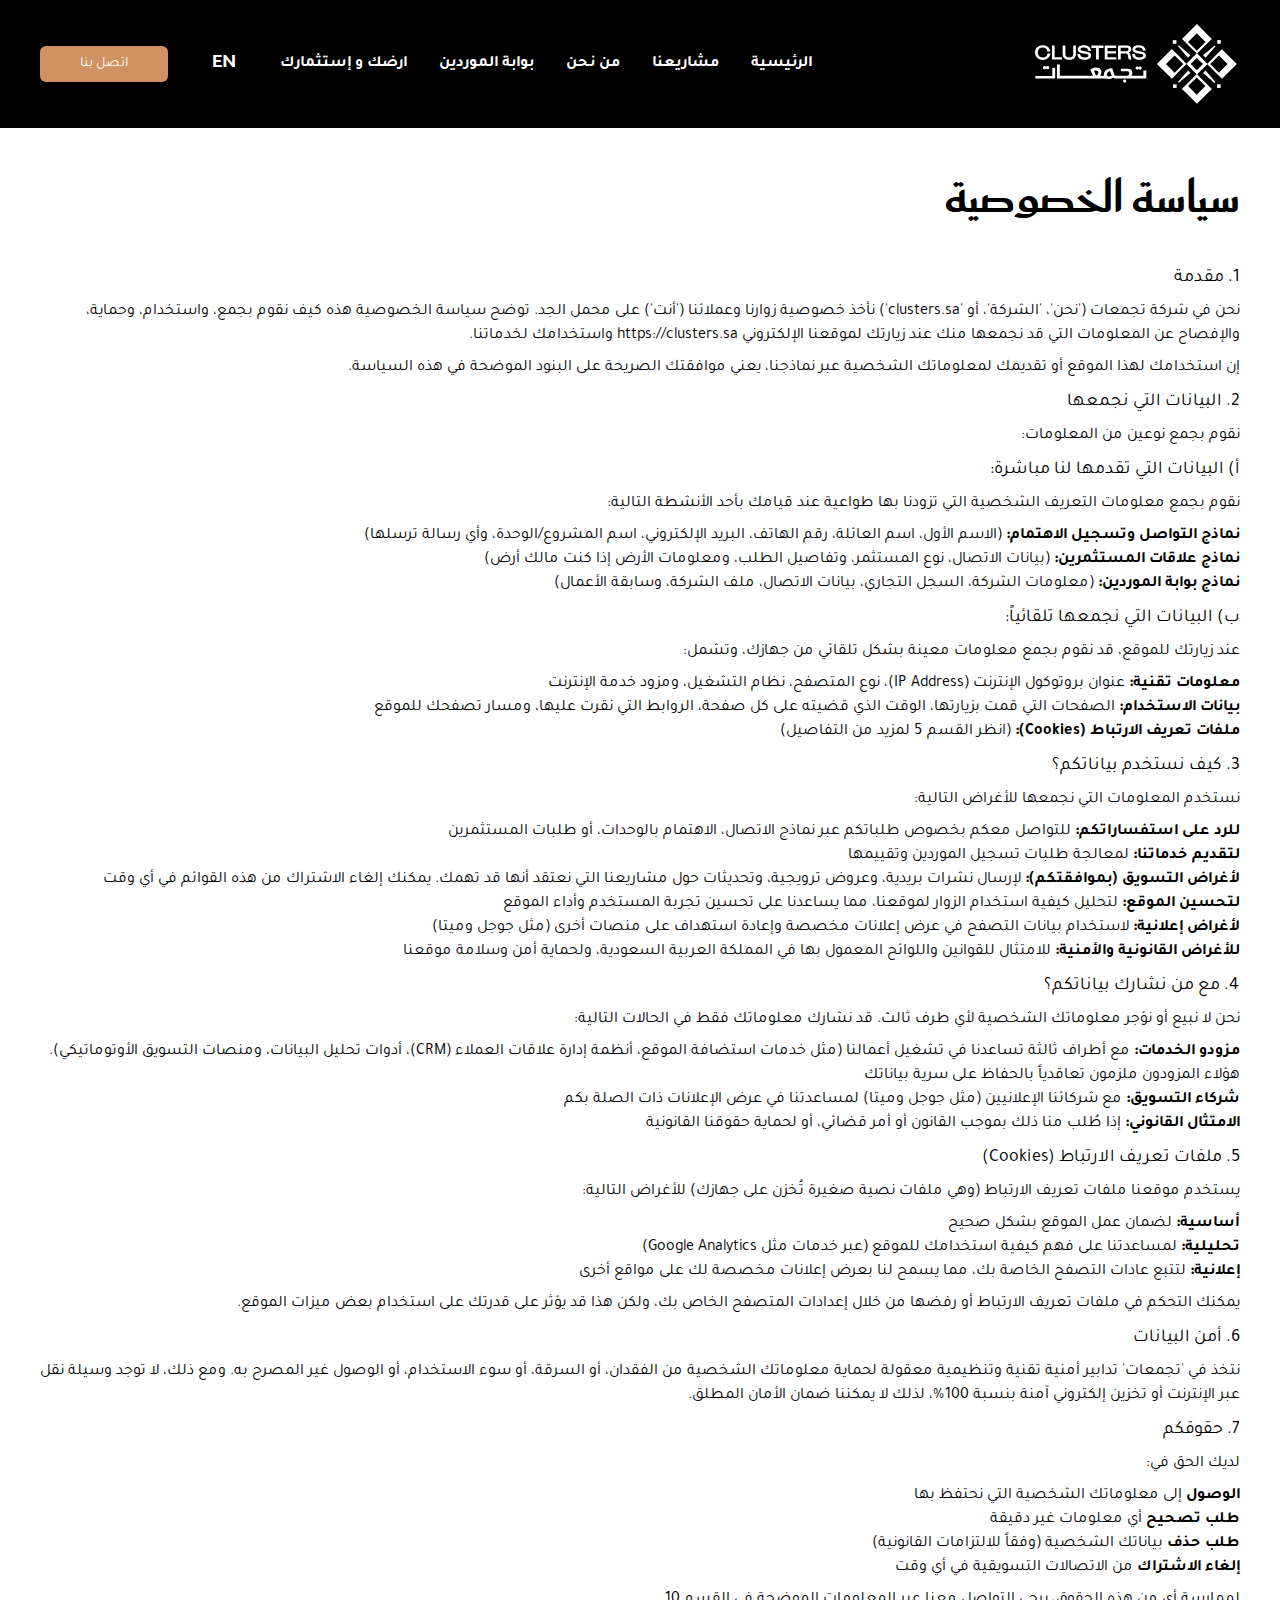
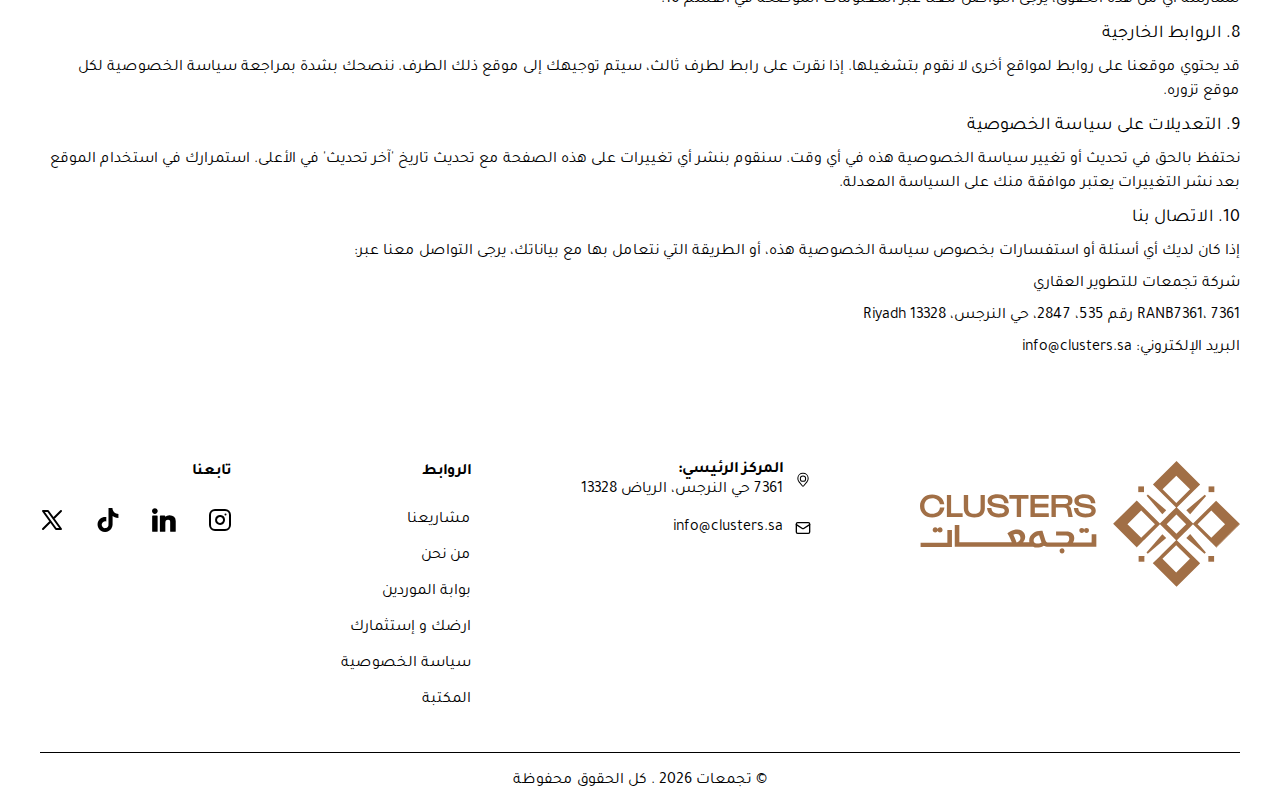
<file: privacy-policy.html>
<!DOCTYPE html>
<html lang="ar" dir="rtl" class="__variable_0d0fba __variable_0b42c5 font-tajawal">

<head>
    <meta charSet="utf-8" />
    <meta name="viewport" content="width=device-width, initial-scale=1" />
    <link rel="preload" href="1ebb550cd0a67fc6-s.p.woff2" as="font" crossorigin="" type="font/woff2" />
    <link rel="preload" href="2cacdbaa6380a11b-s.p.woff2" as="font" crossorigin="" type="font/woff2" />
    <link rel="preload" href="ce401babc0566bc1-s.p.woff2" as="font" crossorigin="" type="font/woff2" />
    <link rel="preload" href="dd994fbf464986f0-s.p.woff2" as="font" crossorigin="" type="font/woff2" />
    <link rel="preload" href="e97026df054cf2a3-s.p.woff2" as="font" crossorigin="" type="font/woff2" />
    <link rel="preload" href="eabccc89078a7f70-s.p.woff2" as="font" crossorigin="" type="font/woff2" />
    <link rel="preload" as="image" href="assets/images/logo.svg" />
    <link rel="preload" as="image" href="assets/images/shape.svg" />
    <link rel="preload" as="image" href="assets/images/logo-v2.svg" />
    <link rel="stylesheet" href="assets/css/main.css" data-precedence="next" />
    <link rel="preload" href="https://www.googletagmanager.com/gtm.js?id=GTM-TBT5NRJM" as="script" />
    <meta name="next-size-adjust" content="" />
    <title>مشاريع سكنية فاخرة وأسلوب حياة عصري في السعودية | تجمعات</title>
    <link rel="icon" href="assets/images/logo.svg" type="image/x-icon">
    <meta name="description"
        content="اكتشف مشاريع تجمعات السكنية الفريدة. نصمم مجتمعات تتمحور حول الإنسان ونقدم شقق فاخرة، تاون هاوس، وفلل دوبلكس تجمع بين الأصالة والحداثة. تواصل معنا لمسكن أحلامك." />
    <meta name="keywords"
        content="عقارات الرياض, فلل للبيع, شقق فاخرة, مشاريع سكنية في الرياض, شركة تطوير عقاري, شقق JX الرياض, فلل تجمعات, أفضل مطور عقاري في السعودية, شراء تاون هاوس في شمال الرياض, أسلوب حياة فاخر في الرياض" />
    <meta property="og:title" content="مشاريع سكنية فاخرة وأسلوب حياة عصري في السعودية | تجمعات" />
    <meta property="og:description"
        content="اكتشف مشاريع تجمعات السكنية الفريدة. نصمم مجتمعات تتمحور حول الإنسان ونقدم شقق فاخرة، تاون هاوس، وفلل دوبلكس تجمع بين الأصالة والحداثة. تواصل معنا لمسكن أحلامك." />
    <meta property="og:image:type" content="image/png" />
    <meta property="og:image:width" content="1200" />
    <meta property="og:image:height" content="620" />
    <meta property="og:image:alt" content="clusters" />
    <meta property="og:image" content="https://clusters.sa/opengraph-image.png?ec408cd3ed40c621" />
    <meta name="twitter:card" content="summary_large_image" />
    <meta name="twitter:title" content="مشاريع سكنية فاخرة وأسلوب حياة عصري في السعودية | تجمعات" />
    <meta name="twitter:description"
        content="اكتشف مشاريع تجمعات السكنية الفريدة. نصمم مجتمعات تتمحور حول الإنسان ونقدم شقق فاخرة، تاون هاوس، وفلل دوبلكس تجمع بين الأصالة والحداثة. تواصل معنا لمسكن أحلامك." />
    <meta name="twitter:image:type" content="image/png" />
    <meta name="twitter:image:width" content="1200" />
    <meta name="twitter:image:height" content="620" />
    <meta name="twitter:image:alt" content="clusters" />
    <meta name="twitter:image" content="https://clusters.sa/twitter-image.png?ec408cd3ed40c621" />
</head>

<body class="flex min-h-screen flex-col">
    <div id="menuOverlay" data-state="open" data-slot="sheet-overlay"
        class="hidden data-[state=open]:animate-in data-[state=closed]:animate-out data-[state=closed]:fade-out-0 data-[state=open]:fade-in-0 fixed inset-0 z-50 bg-black/50"
        style="pointer-events: auto;" data-aria-hidden="true" aria-hidden="true"></div>
    <div id="menuContent" role="dialog" id="radix-_R_3deivb_" style="z-index: 100;"
        aria-describedby="radix-_R_3deivbH2_" aria-labelledby="radix-_R_3deivbH1_" data-state="open"
        data-slot="sheet-content"
        class="bg-background hidden data-[state=open]:animate-in data-[state=closed]:animate-out fixed z-50 flex flex-col shadow-lg transition ease-in-out data-[state=closed]:duration-300 data-[state=open]:duration-500 data-[state=closed]:slide-out-to-right data-[state=open]:slide-in-from-right inset-y-0 right-0 h-full border-l sm:max-w-sm !data-[state=closed]:animate-none w-10/12 gap-0 px-4 pt-6 lg:w-64"
        tabindex="-1" style="pointer-events: auto;">
        <div data-slot="sheet-header" class="flex flex-col gap-1.5 p-4 px-0">
            <h2 class="text-foreground font-semibold text-lg font-semibold" id="radix-_R_3deivbH1_"
                data-slot="sheet-title">القائمة</h2>
        </div>
        <nav class="flex flex-col space-y-3">
            <a class="data-[active=false]:hover:text-primary data-[active=true]:text-secondary-foreground transition-colors"
                data-active="true" href="index.html">الرئيسية</a>
            <a class="data-[active=false]:hover:text-primary data-[active=true]:text-secondary-foreground transition-colors"
                data-active="false" href="projects.html">مشاريعنا</a>
            <a class="data-[active=false]:hover:text-primary data-[active=true]:text-secondary-foreground transition-colors"
                data-active="false" href="about-us.html">من نحن</a>
            <a class="data-[active=false]:hover:text-primary data-[active=true]:text-secondary-foreground transition-colors"
                data-active="false" href="suppliers.html">بوابة الموردين</a>
            <a class="data-[active=false]:hover:text-primary data-[active=true]:text-secondary-foreground transition-colors"
                data-active="false" href="land-and-investment.html">ارضك و إستثمارك</a>
        </nav>
        <label class="my-3.5 flex items-center gap-2">
            <span>
                تغير اللغة:
            </span>
            <button data-slot="button" id="langToggle"
                class="justify-center whitespace-nowrap rounded-md transition-all disabled:pointer-events-none disabled:opacity-50 [&_svg]:pointer-events-none [&_svg:not([class*='size-'])]:size-4 shrink-0 [&_svg]:shrink-0 outline-none focus-visible:border-ring focus-visible:ring-ring/50 focus-visible:ring-[3px] aria-invalid:ring-destructive/20 dark:aria-invalid:ring-destructive/40 aria-invalid:border-destructive min-h-9 p-2 has-[>svg]:px-3 px-2 flex items-center gap-2 text-lg font-bold ">
                <span class="uppercase">en</span>
            </button>
        </label>
        <a class="contacut inline-flex items-center justify-center gap-2 whitespace-nowrap rounded-md text-sm font-medium transition-all disabled:pointer-events-none disabled:opacity-50 [&_svg]:pointer-events-none [&_svg:not([class*='size-'])]:size-4 shrink-0 [&_svg]:shrink-0 outline-none focus-visible:border-ring focus-visible:ring-ring/50 focus-visible:ring-[3px] aria-invalid:ring-destructive/20 dark:aria-invalid:ring-destructive/40 aria-invalid:border-destructive bg-muted-foreground  rounded-sm  font-bold text-white min-h-9 p-2 has-[>svg]:px-3 w-fit px-10"
            href="index.html#call-us">اتصل بنا</a>
        <button id="menuCloseBtn" type="button" 
            class="ring-offset-background cursor-pointer focus:ring-ring data-[state=open]:bg-secondary absolute top-4 right-4 rounded-xs opacity-70 transition-opacity hover:opacity-100 focus:ring-2 focus:ring-offset-2 focus:outline-hidden disabled:pointer-events-none"
            fdprocessedid="8uah8">
            <svg xmlns="http://www.w3.org/2000/svg" xmlns:xlink="http://www.w3.org/1999/xlink" aria-hidden="true"
                role="img" class="iconify iconify--lucide" width="1em" height="1em" viewBox="0 0 24 24">
                <path fill="none" stroke="currentColor" stroke-linecap="round" stroke-linejoin="round" stroke-width="2"
                    d="M18 6L6 18M6 6l12 12"></path>
            </svg>
        </button>
    </div>
    <audio id="bgMusic" autoplay loop muted>
        <source src="assets/images/music.mp3" type="audio/mpeg">
    </audio>

    <script>
        const music = document.getElementById("bgMusic");
        music.volume = 0.1;
        document.addEventListener("click", () => {
            music.muted = false;
            music.play();
        }, { once: true });

        window.addEventListener("pagehide", () => {
            music.pause();
            music.currentTime = 0;
        });
        document.addEventListener("visibilitychange", () => {
            if (document.hidden) {
                music.pause();
            } else {
                music.play();
            }
        });

    </script>

    <!-- =========> header <======== -->
    <header class="z-50 w-full bg-black py-6">
        <div class="app flex w-full items-center justify-between"><a class="relative h-12 w-36 lg:h-20 lg:w-52"
                href="index.html"><img src="assets/images/logo.svg" alt="logo"
                    class="inset-0 size-full object-contain" /></a>
            <div class="hidden items-center gap-4 xl:flex">
                <nav>
                    <ul class="flex gap-8">
                        <li>
                            <a class="data-[active=false]:hover:text-primary data-[active=true]:text-secondary-foreground font-bold text-white transition-colors"
                                data-active="false" href="index.html" data-ar="الرئيسية" data-en="Home">
                                الرئيسية
                            </a>
                        </li>

                        <li>
                            <a class="data-[active=false]:hover:text-primary data-[active=true]:text-secondary-foreground font-bold text-white transition-colors"
                                data-active="false" href="projects.html" data-ar="مشاريعنا" data-en="Our Projects">
                                مشاريعنا
                            </a>
                        </li>

                        <li>
                            <a class="data-[active=false]:hover:text-primary data-[active=true]:text-secondary-foreground font-bold text-white transition-colors"
                                data-active="false" href="about-us.html" data-ar="من نحن" data-en="About Us">
                                من نحن
                            </a>
                        </li>

                        <li>
                            <a class="data-[active=false]:hover:text-primary data-[active=true]:text-secondary-foreground font-bold text-white transition-colors"
                                data-active="false" href="suppliers.html" data-ar="بوابة الموردين"
                                data-en="Suppliers Gate">
                                بوابة الموردين
                            </a>
                        </li>

                        <li>
                            <a class="data-[active=false]:hover:text-primary data-[active=true]:text-secondary-foreground font-bold text-white transition-colors"
                                data-active="false" href="land-and-investment.html" data-ar="ارضك و إستثمارك"
                                data-en="Your Land & Investment">
                                ارضك و إستثمارك
                            </a>
                        </li>
                    </ul>
                </nav>

                <button data-slot="button" id="langToggle"
                    class="justify-center whitespace-nowrap rounded-md transition-all disabled:pointer-events-none disabled:opacity-50 [&_svg]:pointer-events-none [&_svg:not([class*='size-'])]:size-4 shrink-0 [&_svg]:shrink-0 outline-none focus-visible:border-ring focus-visible:ring-ring/50 focus-visible:ring-[3px] aria-invalid:ring-destructive/20 dark:aria-invalid:ring-destructive/40 aria-invalid:border-destructive hover:bg-accent hover:text-accent-foreground dark:hover:bg-accent/50 min-h-9 p-2 has-[>svg]:px-3 px-10 flex w-14 items-center gap-2 text-xl font-bold text-white">
                    <span class="uppercase">en</span>
                </button>

                <a class="inline-flex items-center justify-center gap-2 whitespace-nowrap rounded-md text-sm font-medium transition-all disabled:pointer-events-none disabled:opacity-50 [&_svg]:pointer-events-none [&_svg:not([class*='size-'])]:size-4 shrink-0 [&_svg]:shrink-0 outline-none focus-visible:border-ring focus-visible:ring-ring/50 focus-visible:ring-[3px] aria-invalid:ring-destructive/20 dark:aria-invalid:ring-destructive/40 aria-invalid:border-destructive bg-muted-foreground rounded-sm font-bold text-white min-h-9 p-2 has-[>svg]:px-3 w-fit px-10"
                    href="index.htmlindex.html#call-us" data-ar="اتصل بنا" data-en="Contact Us">
                    اتصل بنا
                </a>
            </div>
            <div class="xl:hidden" id="menuOpenBtn"><button data-slot="sheet-trigger"
                    class="inline-flex items-center justify-center gap-2 whitespace-nowrap rounded-md text-sm font-medium transition-all disabled:pointer-events-none disabled:opacity-50 [&amp;_svg]:pointer-events-none [&amp;_svg:not([class*=&#x27;size-&#x27;])]:size-4 shrink-0 [&amp;_svg]:shrink-0 outline-none focus-visible:border-ring focus-visible:ring-ring/50 focus-visible:ring-[3px] aria-invalid:ring-destructive/20 dark:aria-invalid:ring-destructive/40 aria-invalid:border-destructive hover:bg-accent hover:text-accent-foreground dark:hover:bg-accent/50 size-9"
                    type="button" aria-haspopup="dialog" aria-expanded="false" aria-controls="radix-_R_3deivb_"
                    data-state="closed" aria-label="Open menu"><svg viewBox="0 0 31 28" fill="none"
                        xmlns="http://www.w3.org/2000/svg" class="size-6">
                        <line y1="-1.5" x2="19" y2="-1.5"
                            transform="matrix(-1 8.74228e-08 8.74228e-08 1 19.1572 3.15723)" stroke="white"
                            stroke-width="3"></line>
                        <line y1="-1.5" x2="30.3867" y2="-1.5"
                            transform="matrix(-1 -8.74228e-08 -8.74228e-08 1 30.6846 15.1533)" stroke="white"
                            stroke-width="3"></line>
                        <line y1="-1.5" x2="23" y2="-1.5"
                            transform="matrix(-1 -8.74228e-08 -8.74228e-08 1 23.1572 27.1572)" stroke="white"
                            stroke-width="3"></line>
                    </svg></button></div>
        </div>
    </header>

    <main class="app my-12 privacys">
        <h1 class="font-saudi mb-10 text-3xl font-bold xl:text-5xl" data-ar="سياسة الخصوصية" data-en="Privacy Policy">
            سياسة الخصوصية
        </h1>

        <article class="prose-h2:text-lg space-y-2 privacys-detils">
            <h2 style="text-align: right;" data-ar="1. مقدمة" data-en="1. Introduction">
                <b>1. مقدمة</b>
            </h2>
            <p style="text-align: right;">
                <span style="font-weight: 400;"
                    data-ar="نحن في شركة تجمعات ('نحن'، 'الشركة'، أو 'clusters.sa') نأخذ خصوصية زوارنا وعملائنا ('أنت') على محمل الجد. توضح سياسة الخصوصية هذه كيف نقوم بجمع، واستخدام، وحماية، والإفصاح عن المعلومات التي قد نجمعها منك عند زيارتك لموقعنا الإلكتروني https://clusters.sa واستخدامك لخدماتنا."
                    data-en="At Clusters company ('we', 'the Company', or 'clusters.sa') we take the privacy of our visitors and customers ('you') seriously. This privacy policy explains how we collect, use, protect, and disclose information that we may collect from you when you visit our website https://clusters.sa and use our services.">
                    نحن في شركة تجمعات ('نحن'، 'الشركة'، أو 'clusters.sa') نأخذ خصوصية زوارنا وعملائنا ('أنت') على محمل
                    الجد. توضح سياسة الخصوصية هذه كيف نقوم بجمع، واستخدام، وحماية، والإفصاح عن المعلومات التي قد نجمعها
                    منك عند زيارتك لموقعنا الإلكتروني https://clusters.sa واستخدامك لخدماتنا.
                </span>
            </p>
            <p style="text-align: right;">
                <span style="font-weight: 400;"
                    data-ar="إن استخدامك لهذا الموقع أو تقديمك لمعلوماتك الشخصية عبر نماذجنا، يعني موافقتك الصريحة على البنود الموضحة في هذه السياسة."
                    data-en="Your use of this site or submission of your personal information through our forms means your explicit agreement to the terms outlined in this policy.">
                    إن استخدامك لهذا الموقع أو تقديمك لمعلوماتك الشخصية عبر نماذجنا، يعني موافقتك الصريحة على البنود
                    الموضحة في هذه السياسة.
                </span>
            </p>

            <h2 style="text-align: right;" data-ar="2. البيانات التي نجمعها" data-en="2. Data We Collect">
                <b>2</b><b>. البيانات التي نجمعها</b>
            </h2>
            <p style="text-align: right;">
                <span style="font-weight: 400;" data-ar="نقوم بجمع نوعين من المعلومات:"
                    data-en="We collect two types of information:">
                    نقوم بجمع نوعين من المعلومات:
                </span>
            </p>

            <h2 style="text-align: right;" data-ar="أ) البيانات التي تقدمها لنا مباشرة:"
                data-en="a) Data you provide to us directly:">
                <b>أ) البيانات التي تقدمها لنا مباشرة:</b>
            </h2>
            <p style="text-align: right;">
                <span style="font-weight: 400;"
                    data-ar="نقوم بجمع معلومات التعريف الشخصية التي تزودنا بها طواعية عند قيامك بأحد الأنشطة التالية:"
                    data-en="We collect personal identification information that you voluntarily provide to us when you engage in one of the following activities:">
                    نقوم بجمع معلومات التعريف الشخصية التي تزودنا بها طواعية عند قيامك بأحد الأنشطة التالية:
                </span>
            </p>
            <ul style="text-align: right;">
                <li style="font-weight: 400;" aria-level="1">
                    <b data-ar="نماذج التواصل وتسجيل الاهتمام:"
                        data-en="Communication and interest registration forms:">نماذج التواصل وتسجيل الاهتمام:</b>
                    <span style="font-weight: 400;"
                        data-ar="(الاسم الأول، اسم العائلة، رقم الهاتف، البريد الإلكتروني، اسم المشروع/الوحدة، وأي رسالة ترسلها)"
                        data-en="(First name, last name, phone number, email, project/unit name, and any message you send)">
                        (الاسم الأول، اسم العائلة، رقم الهاتف، البريد الإلكتروني، اسم المشروع/الوحدة، وأي رسالة ترسلها)
                    </span>
                </li>
                <li style="font-weight: 400;" aria-level="1">
                    <b data-ar="نماذج علاقات المستثمرين:" data-en="Investor relations forms:">نماذج علاقات
                        المستثمرين:</b>
                    <span style="font-weight: 400;"
                        data-ar="(بيانات الاتصال، نوع المستثمر، وتفاصيل الطلب، ومعلومات الأرض إذا كنت مالك أرض)"
                        data-en="(Contact details, investor type, request details, and land information if you are a landowner)">
                        (بيانات الاتصال، نوع المستثمر، وتفاصيل الطلب، ومعلومات الأرض إذا كنت مالك أرض)
                    </span>
                </li>
                <li style="font-weight: 400;" aria-level="1">
                    <b data-ar="نماذج بوابة الموردين:" data-en="Supplier portal forms:">نماذج بوابة الموردين:</b>
                    <span style="font-weight: 400;"
                        data-ar="(معلومات الشركة، السجل التجاري، بيانات الاتصال، ملف الشركة، وسابقة الأعمال)"
                        data-en="(Company information, commercial registration, contact details, company profile, and previous work experience)">
                        (معلومات الشركة، السجل التجاري، بيانات الاتصال، ملف الشركة، وسابقة الأعمال)
                    </span>
                </li>
            </ul>

            <h2 style="text-align: right;" data-ar="ب) البيانات التي نجمعها تلقائياً:"
                data-en="b) Data we collect automatically:">
                <b>ب) البيانات التي نجمعها تلقائياً:</b>
            </h2>
            <p style="text-align: right;">
                <span style="font-weight: 400;"
                    data-ar="عند زيارتك للموقع، قد نقوم بجمع معلومات معينة بشكل تلقائي من جهازك، وتشمل:"
                    data-en="When you visit the site, we may automatically collect certain information from your device, including:">
                    عند زيارتك للموقع، قد نقوم بجمع معلومات معينة بشكل تلقائي من جهازك، وتشمل:
                </span>
            </p>
            <ul style="text-align: right;">
                <li style="font-weight: 400;" aria-level="1">
                    <b data-ar="معلومات تقنية:" data-en="Technical information:">معلومات تقنية:</b>
                    <span style="font-weight: 400;"
                        data-ar="عنوان بروتوكول الإنترنت (IP Address)، نوع المتصفح، نظام التشغيل، ومزود خدمة الإنترنت"
                        data-en="IP address, browser type, operating system, and internet service provider">
                        عنوان بروتوكول الإنترنت (IP Address)، نوع المتصفح، نظام التشغيل، ومزود خدمة الإنترنت
                    </span>
                </li>
                <li style="font-weight: 400;" aria-level="1">
                    <b data-ar="بيانات الاستخدام:" data-en="Usage data:">بيانات الاستخدام:</b>
                    <span style="font-weight: 400;"
                        data-ar="الصفحات التي قمت بزيارتها، الوقت الذي قضيته على كل صفحة، الروابط التي نقرت عليها، ومسار تصفحك للموقع"
                        data-en="Pages you visited, time spent on each page, links you clicked, and your browsing path on the site">
                        الصفحات التي قمت بزيارتها، الوقت الذي قضيته على كل صفحة، الروابط التي نقرت عليها، ومسار تصفحك
                        للموقع
                    </span>
                </li>
                <li style="font-weight: 400;" aria-level="1">
                    <b data-ar="ملفات تعريف الارتباط (Cookies):" data-en="Cookies:">ملفات تعريف الارتباط (Cookies):</b>
                    <span style="font-weight: 400;" data-ar="(انظر القسم 5 لمزيد من التفاصيل)"
                        data-en="(See section 5 for more details)">
                        (انظر القسم 5 لمزيد من التفاصيل)
                    </span>
                </li>
            </ul>

            <h2 style="text-align: right;" data-ar="3. كيف نستخدم بياناتكم؟" data-en="3. How Do We Use Your Data?">
                <b>3. كيف نستخدم بياناتكم؟</b>
            </h2>
            <p style="text-align: right;">
                <span style="font-weight: 400;" data-ar="نستخدم المعلومات التي نجمعها للأغراض التالية:"
                    data-en="We use the information we collect for the following purposes:">
                    نستخدم المعلومات التي نجمعها للأغراض التالية:
                </span>
            </p>
            <ul style="text-align: right;">
                <li style="font-weight: 400;" aria-level="1">
                    <b data-ar="للرد على استفساراتكم:" data-en="To respond to your inquiries:">للرد على استفساراتكم:</b>
                    <span style="font-weight: 400;"
                        data-ar="للتواصل معكم بخصوص طلباتكم عبر نماذج الاتصال، الاهتمام بالوحدات، أو طلبات المستثمرين"
                        data-en="To communicate with you regarding your requests through contact forms, unit interests, or investor requests">
                        للتواصل معكم بخصوص طلباتكم عبر نماذج الاتصال، الاهتمام بالوحدات، أو طلبات المستثمرين
                    </span>
                </li>
                <li style="font-weight: 400;" aria-level="1">
                    <b data-ar="لتقديم خدماتنا:" data-en="To provide our services:">لتقديم خدماتنا:</b>
                    <span style="font-weight: 400;" data-ar="لمعالجة طلبات تسجيل الموردين وتقييمها"
                        data-en="To process and evaluate supplier registration requests">
                        لمعالجة طلبات تسجيل الموردين وتقييمها
                    </span>
                </li>
                <li style="font-weight: 400;" aria-level="1">
                    <b data-ar="لأغراض التسويق (بموافقتكم):"
                        data-en="For marketing purposes (with your consent):">لأغراض التسويق (بموافقتكم):</b>
                    <span style="font-weight: 400;"
                        data-ar="لإرسال نشرات بريدية، وعروض ترويجية، وتحديثات حول مشاريعنا التي نعتقد أنها قد تهمك. يمكنك إلغاء الاشتراك من هذه القوائم في أي وقت"
                        data-en="To send newsletters, promotional offers, and updates about our projects that we believe may interest you. You can unsubscribe from these lists at any time">
                        لإرسال نشرات بريدية، وعروض ترويجية، وتحديثات حول مشاريعنا التي نعتقد أنها قد تهمك. يمكنك إلغاء
                        الاشتراك من هذه القوائم في أي وقت
                    </span>
                </li>
                <li style="font-weight: 400;" aria-level="1">
                    <b data-ar="لتحسين الموقع:" data-en="To improve the website:">لتحسين الموقع:</b>
                    <span style="font-weight: 400;"
                        data-ar="لتحليل كيفية استخدام الزوار لموقعنا، مما يساعدنا على تحسين تجربة المستخدم وأداء الموقع"
                        data-en="To analyze how visitors use our site, which helps us improve user experience and site performance">
                        لتحليل كيفية استخدام الزوار لموقعنا، مما يساعدنا على تحسين تجربة المستخدم وأداء الموقع
                    </span>
                </li>
                <li style="font-weight: 400;" aria-level="1">
                    <b data-ar="لأغراض إعلانية:" data-en="For advertising purposes:">لأغراض إعلانية:</b>
                    <span style="font-weight: 400;"
                        data-ar="لاستخدام بيانات التصفح في عرض إعلانات مخصصة وإعادة استهداف على منصات أخرى (مثل جوجل وميتا)"
                        data-en="To use browsing data to display customized ads and retargeting on other platforms (such as Google and Meta)">
                        لاستخدام بيانات التصفح في عرض إعلانات مخصصة وإعادة استهداف على منصات أخرى (مثل جوجل وميتا)
                    </span>
                </li>
                <li style="font-weight: 400;" aria-level="1">
                    <b data-ar="للأغراض القانونية والأمنية:" data-en="For legal and security purposes:">للأغراض
                        القانونية والأمنية:</b>
                    <span style="font-weight: 400;"
                        data-ar="للامتثال للقوانين واللوائح المعمول بها في المملكة العربية السعودية، ولحماية أمن وسلامة موقعنا"
                        data-en="To comply with applicable laws and regulations in Saudi Arabia, and to protect the security and safety of our site">
                        للامتثال للقوانين واللوائح المعمول بها في المملكة العربية السعودية، ولحماية أمن وسلامة موقعنا
                    </span>
                </li>
            </ul>

            <h2 style="text-align: right;" data-ar="4. مع من نشارك بياناتكم؟"
                data-en="4. Who Do We Share Your Data With?">
                <b>4. مع من نشارك بياناتكم؟</b>
            </h2>
            <p style="text-align: right;">
                <span style="font-weight: 400;"
                    data-ar="نحن لا نبيع أو نؤجر معلوماتك الشخصية لأي طرف ثالث. قد نشارك معلوماتك فقط في الحالات التالية:"
                    data-en="We do not sell or rent your personal information to any third party. We may share your information only in the following cases:">
                    نحن لا نبيع أو نؤجر معلوماتك الشخصية لأي طرف ثالث. قد نشارك معلوماتك فقط في الحالات التالية:
                </span>
            </p>
            <ul style="text-align: right;">
                <li style="font-weight: 400;" aria-level="1">
                    <b data-ar="مزودو الخدمات:" data-en="Service providers:">مزودو الخدمات:</b>
                    <span style="font-weight: 400;"
                        data-ar="مع أطراف ثالثة تساعدنا في تشغيل أعمالنا (مثل خدمات استضافة الموقع، أنظمة إدارة علاقات العملاء (CRM)، أدوات تحليل البيانات، ومنصات التسويق الأوتوماتيكي). هؤلاء المزودون ملزمون تعاقدياً بالحفاظ على سرية بياناتك"
                        data-en="With third parties that help us operate our business (such as website hosting services, CRM systems, data analytics tools, and automated marketing platforms). These providers are contractually obligated to maintain the confidentiality of your data">
                        مع أطراف ثالثة تساعدنا في تشغيل أعمالنا (مثل خدمات استضافة الموقع، أنظمة إدارة علاقات العملاء
                        (CRM)، أدوات تحليل البيانات، ومنصات التسويق الأوتوماتيكي). هؤلاء المزودون ملزمون تعاقدياً
                        بالحفاظ على سرية بياناتك
                    </span>
                </li>
                <li style="font-weight: 400;" aria-level="1">
                    <b data-ar="شركاء التسويق:" data-en="Marketing partners:">شركاء التسويق:</b>
                    <span style="font-weight: 400;"
                        data-ar="مع شركائنا الإعلانيين (مثل جوجل وميتا) لمساعدتنا في عرض الإعلانات ذات الصلة بكم"
                        data-en="With our advertising partners (such as Google and Meta) to help us display relevant ads to you">
                        مع شركائنا الإعلانيين (مثل جوجل وميتا) لمساعدتنا في عرض الإعلانات ذات الصلة بكم
                    </span>
                </li>
                <li style="font-weight: 400;" aria-level="1">
                    <b data-ar="الامتثال القانوني:" data-en="Legal compliance:">الامتثال القانوني:</b>
                    <span style="font-weight: 400;"
                        data-ar="إذا طُلب منا ذلك بموجب القانون أو أمر قضائي، أو لحماية حقوقنا القانونية"
                        data-en="If required by law or court order, or to protect our legal rights">
                        إذا طُلب منا ذلك بموجب القانون أو أمر قضائي، أو لحماية حقوقنا القانونية
                    </span>
                </li>
            </ul>

            <h2 style="text-align: right;" data-ar="5. ملفات تعريف الارتباط (Cookies)" data-en="5. Cookies">
                <b>5. ملفات تعريف الارتباط (Cookies)</b>
            </h2>
            <p style="text-align: right;">
                <span style="font-weight: 400;"
                    data-ar="يستخدم موقعنا ملفات تعريف الارتباط (وهي ملفات نصية صغيرة تُخزن على جهازك) للأغراض التالية:"
                    data-en="Our website uses cookies (which are small text files stored on your device) for the following purposes:">
                    يستخدم موقعنا ملفات تعريف الارتباط (وهي ملفات نصية صغيرة تُخزن على جهازك) للأغراض التالية:
                </span>
            </p>
            <ul style="text-align: right;">
                <li style="font-weight: 400;" aria-level="1">
                    <b data-ar="أساسية:" data-en="Essential:">أساسية:</b>
                    <span style="font-weight: 400;" data-ar="لضمان عمل الموقع بشكل صحيح"
                        data-en="To ensure the website functions correctly">
                        لضمان عمل الموقع بشكل صحيح
                    </span>
                </li>
                <li style="font-weight: 400;" aria-level="1">
                    <b data-ar="تحليلية:" data-en="Analytical:">تحليلية:</b>
                    <span style="font-weight: 400;"
                        data-ar="لمساعدتنا على فهم كيفية استخدامك للموقع (عبر خدمات مثل Google Analytics)"
                        data-en="To help us understand how you use the site (via services like Google Analytics)">
                        لمساعدتنا على فهم كيفية استخدامك للموقع (عبر خدمات مثل Google Analytics)
                    </span>
                </li>
                <li style="font-weight: 400;" aria-level="1">
                    <b data-ar="إعلانية:" data-en="Advertising:">إعلانية:</b>
                    <span style="font-weight: 400;"
                        data-ar="لتتبع عادات التصفح الخاصة بك، مما يسمح لنا بعرض إعلانات مخصصة لك على مواقع أخرى"
                        data-en="To track your browsing habits, allowing us to display customized ads to you on other sites">
                        لتتبع عادات التصفح الخاصة بك، مما يسمح لنا بعرض إعلانات مخصصة لك على مواقع أخرى
                    </span>
                </li>
            </ul>
            <p style="text-align: right;">
                <span style="font-weight: 400;"
                    data-ar="يمكنك التحكم في ملفات تعريف الارتباط أو رفضها من خلال إعدادات المتصفح الخاص بك، ولكن هذا قد يؤثر على قدرتك على استخدام بعض ميزات الموقع."
                    data-en="You can control or refuse cookies through your browser settings, but this may affect your ability to use some features of the site.">
                    يمكنك التحكم في ملفات تعريف الارتباط أو رفضها من خلال إعدادات المتصفح الخاص بك، ولكن هذا قد يؤثر على
                    قدرتك على استخدام بعض ميزات الموقع.
                </span>
            </p>

            <h2 style="text-align: right;" data-ar="6. أمن البيانات" data-en="6. Data Security">
                <b>6. أمن البيانات</b>
            </h2>
            <p style="text-align: right;">
                <span style="font-weight: 400;"
                    data-ar="نتخذ في 'تجمعات' تدابير أمنية تقنية وتنظيمية معقولة لحماية معلوماتك الشخصية من الفقدان، أو السرقة، أو سوء الاستخدام، أو الوصول غير المصرح به. ومع ذلك، لا توجد وسيلة نقل عبر الإنترنت أو تخزين إلكتروني آمنة بنسبة 100%، لذلك لا يمكننا ضمان الأمان المطلق."
                    data-en="At 'Clusters', we take reasonable technical and organizational security measures to protect your personal information from loss, theft, misuse, or unauthorized access. However, no method of transmission over the internet or electronic storage is 100% secure, so we cannot guarantee absolute security.">
                    نتخذ في 'تجمعات' تدابير أمنية تقنية وتنظيمية معقولة لحماية معلوماتك الشخصية من الفقدان، أو السرقة،
                    أو سوء الاستخدام، أو الوصول غير المصرح به. ومع ذلك، لا توجد وسيلة نقل عبر الإنترنت أو تخزين إلكتروني
                    آمنة بنسبة 100%، لذلك لا يمكننا ضمان الأمان المطلق.
                </span>
            </p>

            <h2 style="text-align: right;" data-ar="7. حقوقكم" data-en="7. Your Rights">
                <b>7. حقوقكم</b>
            </h2>
            <p style="text-align: right;">
                <span style="font-weight: 400;" data-ar="لديك الحق في:" data-en="You have the right to:">
                    لديك الحق في:
                </span>
            </p>
            <ul style="text-align: right;">
                <li style="font-weight: 400;" aria-level="1">
                    <b data-ar="الوصول" data-en="Access">الوصول</b>
                    <span style="font-weight: 400;" data-ar=" إلى معلوماتك الشخصية التي نحتفظ بها"
                        data-en=" your personal information that we hold">
                        إلى معلوماتك الشخصية التي نحتفظ بها
                    </span>
                </li>
                <li style="font-weight: 400;" aria-level="1">
                    <b data-ar="طلب تصحيح" data-en="Request correction">طلب تصحيح</b>
                    <span style="font-weight: 400;" data-ar=" أي معلومات غير دقيقة"
                        data-en=" any inaccurate information">
                        أي معلومات غير دقيقة
                    </span>
                </li>
                <li style="font-weight: 400;" aria-level="1">
                    <b data-ar="طلب حذف" data-en="Request deletion">طلب حذف</b>
                    <span style="font-weight: 400;" data-ar=" بياناتك الشخصية (وفقاً للالتزامات القانونية)"
                        data-en=" your personal data (subject to legal obligations)">
                        بياناتك الشخصية (وفقاً للالتزامات القانونية)
                    </span>
                </li>
                <li style="font-weight: 400;" aria-level="1">
                    <b data-ar="إلغاء الاشتراك" data-en="Unsubscribe">إلغاء الاشتراك</b>
                    <span style="font-weight: 400;" data-ar=" من الاتصالات التسويقية في أي وقت"
                        data-en=" from marketing communications at any time">
                        من الاتصالات التسويقية في أي وقت
                    </span>
                </li>
            </ul>
            <p style="text-align: right;">
                <span style="font-weight: 400;"
                    data-ar="لممارسة أي من هذه الحقوق، يرجى التواصل معنا عبر المعلومات الموضحة في القسم 10."
                    data-en="To exercise any of these rights, please contact us using the information provided in section 10.">
                    لممارسة أي من هذه الحقوق، يرجى التواصل معنا عبر المعلومات الموضحة في القسم 10.
                </span>
            </p>

            <h2 style="text-align: right;" data-ar="8. الروابط الخارجية" data-en="8. External Links">
                <b>8. الروابط الخارجية</b>
            </h2>
            <p style="text-align: right;">
                <span style="font-weight: 400;"
                    data-ar="قد يحتوي موقعنا على روابط لمواقع أخرى لا نقوم بتشغيلها. إذا نقرت على رابط لطرف ثالث، سيتم توجيهك إلى موقع ذلك الطرف. ننصحك بشدة بمراجعة سياسة الخصوصية لكل موقع تزوره."
                    data-en="Our site may contain links to other sites that we do not operate. If you click on a third-party link, you will be directed to that party's site. We strongly advise you to review the privacy policy of each site you visit.">
                    قد يحتوي موقعنا على روابط لمواقع أخرى لا نقوم بتشغيلها. إذا نقرت على رابط لطرف ثالث، سيتم توجيهك إلى
                    موقع ذلك الطرف. ننصحك بشدة بمراجعة سياسة الخصوصية لكل موقع تزوره.
                </span>
            </p>

            <h2 style="text-align: right;" data-ar="9. التعديلات على سياسة الخصوصية"
                data-en="9. Privacy Policy Modifications">
                <b>9. التعديلات على سياسة الخصوصية</b>
            </h2>
            <p style="text-align: right;">
                <span style="font-weight: 400;"
                    data-ar="نحتفظ بالحق في تحديث أو تغيير سياسة الخصوصية هذه في أي وقت. سنقوم بنشر أي تغييرات على هذه الصفحة مع تحديث تاريخ 'آخر تحديث' في الأعلى. استمرارك في استخدام الموقع بعد نشر التغييرات يعتبر موافقة منك على السياسة المعدلة."
                    data-en="We reserve the right to update or change this privacy policy at any time. We will post any changes on this page with an updated 'Last Updated' date at the top. Your continued use of the site after posting changes constitutes your agreement to the revised policy.">
                    نحتفظ بالحق في تحديث أو تغيير سياسة الخصوصية هذه في أي وقت. سنقوم بنشر أي تغييرات على هذه الصفحة مع
                    تحديث تاريخ 'آخر تحديث' في الأعلى. استمرارك في استخدام الموقع بعد نشر التغييرات يعتبر موافقة منك على
                    السياسة المعدلة.
                </span>
            </p>

            <h2 style="text-align: right;" data-ar="10. الاتصال بنا" data-en="10. Contact Us">
                <b>10. الاتصال بنا</b>
            </h2>
            <p style="text-align: right;">
                <span style="font-weight: 400;"
                    data-ar="إذا كان لديك أي أسئلة أو استفسارات بخصوص سياسة الخصوصية هذه، أو الطريقة التي نتعامل بها مع بياناتك، يرجى التواصل معنا عبر:"
                    data-en="If you have any questions or inquiries regarding this privacy policy, or the way we handle your data, please contact us at:">
                    إذا كان لديك أي أسئلة أو استفسارات بخصوص سياسة الخصوصية هذه، أو الطريقة التي نتعامل بها مع بياناتك،
                    يرجى التواصل معنا عبر:
                </span>
            </p>
            <p style="text-align: right;">
                <span style="font-weight: 400;" data-ar="شركة تجمعات للتطوير العقاري"
                    data-en="Clusters Real Estate Development Company">
                    شركة تجمعات للتطوير العقاري
                </span>
            </p>
            <p style="text-align: right;">
                <span style="font-weight: 400;" data-ar="RANB7361، 7361 رقم 535، 2847، حي النرجس، Riyadh 13328"
                    data-en="RANB7361, 7361 Number 535, 2847, Al Narjis District, Riyadh 13328">
                    RANB7361، 7361 رقم 535، 2847، حي النرجس، Riyadh 13328
                </span>
            </p>
            <p style="text-align: right;">
                <span style="font-weight: 400;" data-ar="البريد الإلكتروني: info@clusters.sa"
                    data-en="Email: info@clusters.sa">
                    البريد الإلكتروني: info@clusters.sa
                </span>
            </p>
        </article>
    </main>


    <footer class="app mt-13 flex flex-col gap-10 lg:flex-row lg:flex-wrap lg:justify-between">
        <a href="index.html" class="relative h-32 w-xs max-w-full"><img src="assets/images/logo-v2.svg" alt="logo"
                class="absolute inset-0 size-full object-contain" /></a>
        <div class="flex flex-col gap-4">
            <div class="flex items-center gap-3"> <svg xmlns="http://www.w3.org/2000/svg"
                    xmlns:xlink="http://www.w3.org/1999/xlink" aria-hidden="true" role="img"
                    class="iconify iconify--basil size-4" width="1em" height="1em" viewBox="0 0 24 24">
                    <g fill="currentColor" fill-rule="evenodd" clip-rule="evenodd">
                        <path
                            d="M7.25 10a4.75 4.75 0 1 1 9.5 0a4.75 4.75 0 0 1-9.5 0M12 6.75a3.25 3.25 0 1 0 0 6.5a3.25 3.25 0 0 0 0-6.5">
                        </path>
                        <path
                            d="M3.524 8.857a8.29 8.29 0 0 1 8.26-7.607h.432a8.29 8.29 0 0 1 8.26 7.607a8.94 8.94 0 0 1-1.99 6.396l-4.793 5.861a2.187 2.187 0 0 1-3.386 0l-4.793-5.861a8.94 8.94 0 0 1-1.99-6.396m8.26-6.107A6.79 6.79 0 0 0 5.02 8.98a7.44 7.44 0 0 0 1.656 5.323l4.793 5.862a.687.687 0 0 0 1.064 0l4.793-5.862A7.44 7.44 0 0 0 18.98 8.98a6.79 6.79 0 0 0-6.765-6.23z">
                        </path>
                    </g>
                </svg>
                <div class="leading-5 [&>span]:block">
                    <span data-ar="المركز الرئيسي:" data-en="Head Office:" class="font-bold">
                        المركز الرئيسي:
                    </span>
                    <span data-ar="7361 حي النرجس، الرياض 13328" data-en="7361 Al Narjis District, Riyadh 13328">
                        7361 حي النرجس، الرياض 13328
                    </span>
                </div>

            </div>
            <div class="flex items-center gap-3"> <svg xmlns="http://www.w3.org/2000/svg"
                    xmlns:xlink="http://www.w3.org/1999/xlink" aria-hidden="true" role="img"
                    class="iconify iconify--lucide size-4" width="1em" height="1em" viewBox="0 0 24 24">
                    <g fill="none" stroke="currentColor" stroke-linecap="round" stroke-linejoin="round"
                        stroke-width="2">
                        <path d="m22 7l-8.991 5.727a2 2 0 0 1-2.009 0L2 7"></path>
                        <rect width="20" height="16" x="2" y="4" rx="2"></rect>
                    </g>
                </svg><span>info@clusters.sa</span></div>
        </div>
        <div>
            <span class="font-bold" data-ar="الروابط" data-en="Links">
                الروابط
            </span>

            <ul class="mt-6 flex flex-col gap-3">
                <li>
                    <a href="projects.html" data-ar="مشاريعنا" data-en="Our Projects">
                        مشاريعنا
                    </a>
                </li>

                <li>
                    <a href="about-us.html" data-ar="من نحن" data-en="About Us">
                        من نحن
                    </a>
                </li>

                <li>
                    <a href="suppliers.html" data-ar="بوابة الموردين" data-en="Suppliers Gate">
                        بوابة الموردين
                    </a>
                </li>

                <li>
                    <a href="land-and-investment.html" data-ar="ارضك و إستثمارك" data-en="Your Land & Investment">
                        ارضك و إستثمارك
                    </a>
                </li>

                <li>
                    <a href="privacy-policy.html" data-ar="سياسة الخصوصية" data-en="Privacy Policy">
                        سياسة الخصوصية
                    </a>
                </li>

                <li>
                    <a href="library.html" data-ar="المكتبة" data-en="Library">
                        المكتبة
                    </a>
                </li>
            </ul>
        </div>

        <div><span class="font-bold" data-ar="تابعنا" data-en="Follow Us">تابعنا</span>
            <ul class="mt-6 flex gap-8">
                <li><a href="https://www.instagram.com/Clusters_ksa" target="_blank" aria-label="instagram url"><svg
                            xmlns="http://www.w3.org/2000/svg" class="size-6" viewBox="0 0 24 24">
                            <g fill="none" stroke="currentColor" stroke-linecap="round" stroke-linejoin="round"
                                stroke-width="2">
                                <rect width="20" height="20" x="2" y="2" rx="5" ry="5"></rect>
                                <path d="M16 11.37A4 4 0 1 1 12.63 8A4 4 0 0 1 16 11.37zm1.5-4.87h.01"></path>
                            </g>
                        </svg></a></li>
                <li><a href="https://www.linkedin.com/company/clusters-realestate-development-co-/" target="_blank"
                        aria-label="linkedin url"><svg xmlns="http://www.w3.org/2000/svg" class="size-6"
                            viewBox="0 0 432 432">
                            <path fill="currentColor"
                                d="M319 221.5q-8-10.5-30-10.5q-27 0-38 16t-11 45v146q0 5-3 8t-8 3h-76q-4 0-7.5-3t-3.5-8V148q0-4 3.5-7.5t7.5-3.5h74q4 0 6.5 2t3.5 6v5q1 2 1 7q28-27 76-27q53 0 83 27t30 79v182q0 5-3.5 8t-7.5 3h-78q-4 0-7.5-3t-3.5-8V254q0-22-8-32.5zM88 91.5Q73 107 51.5 107T15 91.5t-15-37T15 18T51.5 3T88 18t15 36.5t-15 37zm13 56.5v270q0 5-3.5 8t-7.5 3H14q-5 0-8-3t-3-8V148q0-4 3-7.5t8-3.5h76q4 0 7.5 3.5t3.5 7.5z">
                            </path>
                        </svg></a></li>
                <li><a href="https://www.tiktok.com/@clusters_ksa" target="_blank" aria-label="tiktok url"><svg
                            xmlns="http://www.w3.org/2000/svg" class="size-6" viewBox="0 0 24 24">
                            <path fill="currentColor"
                                d="M12.525.02c1.31-.02 2.61-.01 3.91-.02c.08 1.53.63 3.09 1.75 4.17c1.12 1.11 2.7 1.62 4.24 1.79v4.03c-1.44-.05-2.89-.35-4.2-.97c-.57-.26-1.1-.59-1.62-.93c-.01 2.92.01 5.84-.02 8.75c-.08 1.4-.54 2.79-1.35 3.94c-1.31 1.92-3.58 3.17-5.91 3.21c-1.43.08-2.86-.31-4.08-1.03c-2.02-1.19-3.44-3.37-3.65-5.71c-.02-.5-.03-1-.01-1.49c.18-1.9 1.12-3.72 2.58-4.96c1.66-1.44 3.98-2.13 6.15-1.72c.02 1.48-.04 2.96-.04 4.44c-.99-.32-2.15-.23-3.02.37c-.63.41-1.11 1.04-1.36 1.75c-.21.51-.15 1.07-.14 1.61c.24 1.64 1.82 3.02 3.5 2.87c1.12-.01 2.19-.66 2.77-1.61c.19-.33.4-.67.41-1.06c.1-1.79.06-3.57.07-5.36c.01-4.03-.01-8.05.02-12.07z">
                            </path>
                        </svg></a></li>
                <li><a href="https://x.com/Clusters_KSA" target="_blank" aria-label="x url"><svg
                            xmlns="http://www.w3.org/2000/svg" class="size-6" viewBox="0 0 24 24">
                            <path fill="none" stroke="currentColor" stroke-linecap="round" stroke-linejoin="round"
                                stroke-width="2" d="m3 21l7.5-7.5m3-3L21 3M8 3H3l13 18h5Z"></path>
                        </svg></a></li>
            </ul>
        </div>
        <div class="basis-full border-t border-black p-4 text-center"><span
                data-en="© 2025 Clusters. All right reserved." data-ar="© تجمعات 2026 . كل الحقوق محفوظة">© تجمعات 2026
                . كل الحقوق محفوظة</span>
        </div>
    </footer>

    <script src="assets/js/lang.js"></script>


</body>

</html>
</file>
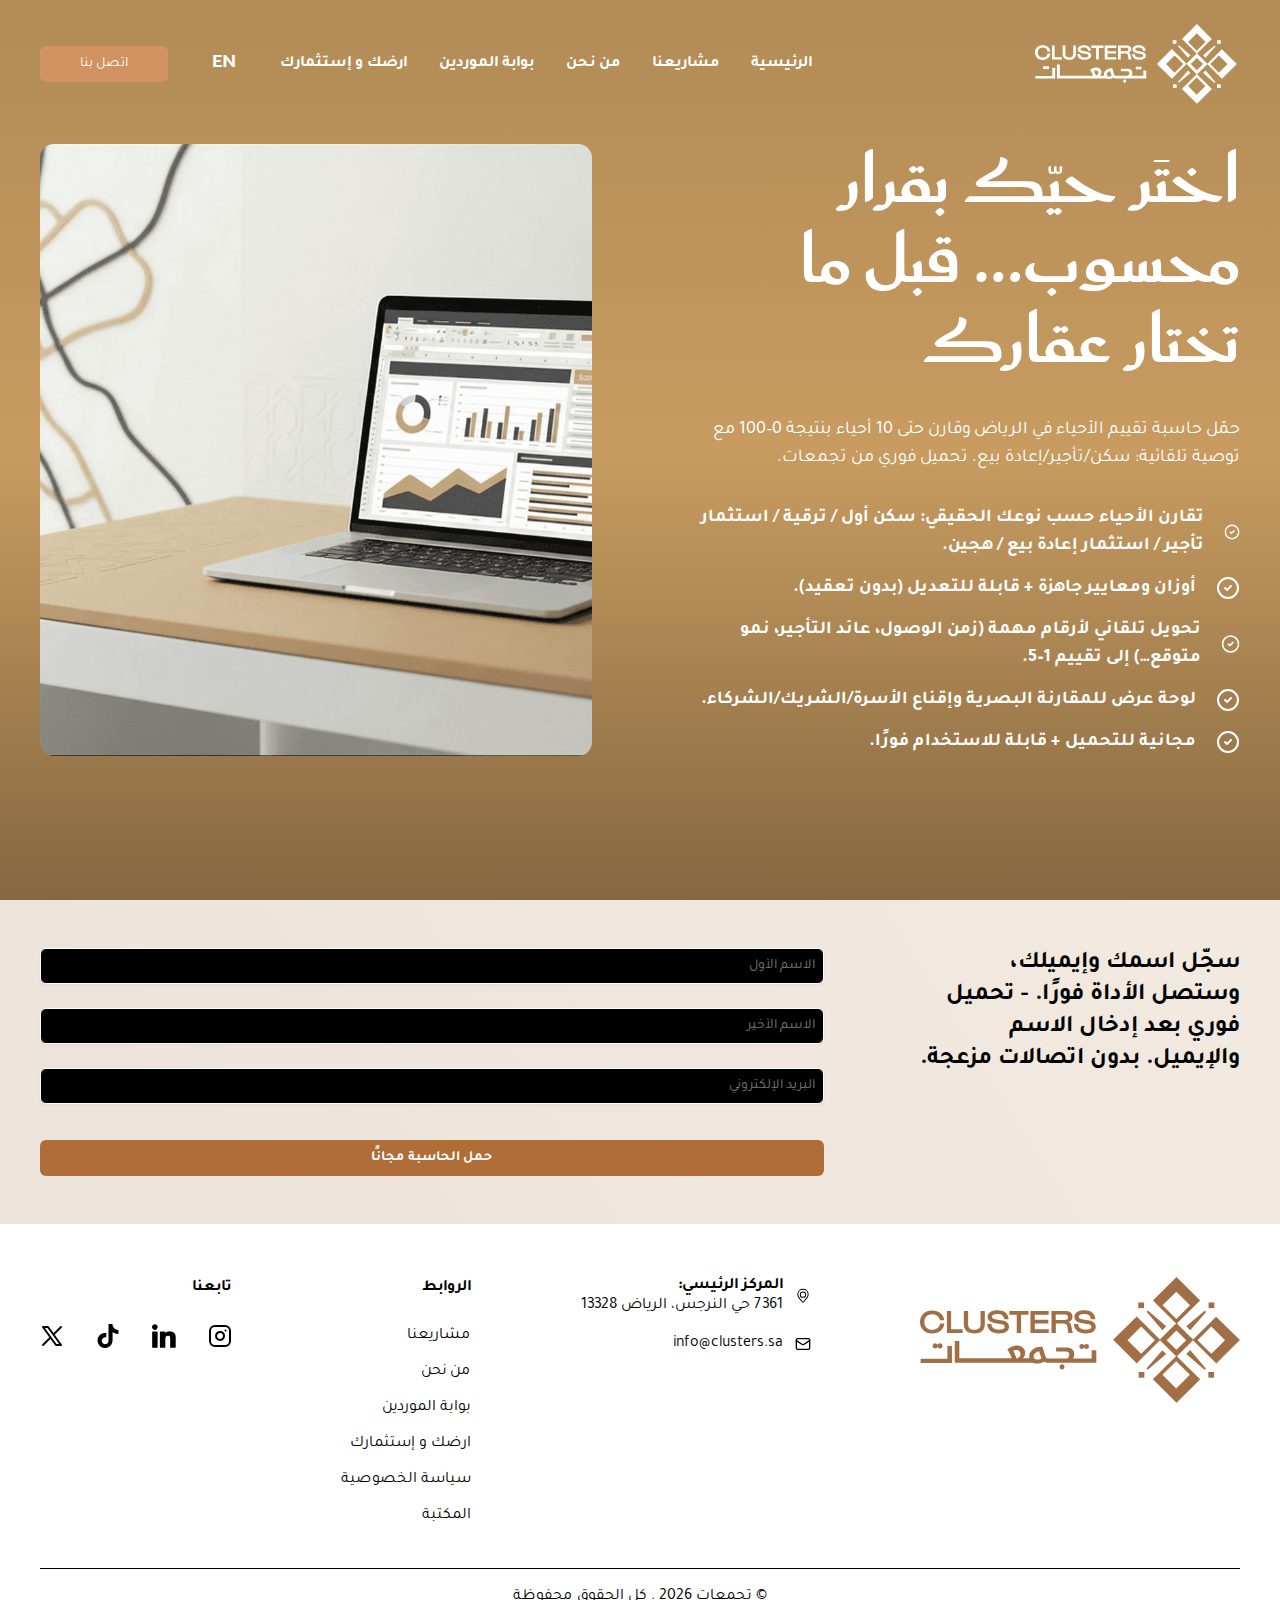
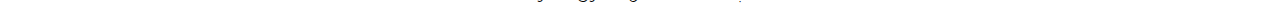
<file: riyadh-neighborhood-calculator.html>
<!DOCTYPE html>
<html lang="ar" dir="rtl" class="__variable_0d0fba __variable_0b42c5 font-tajawal">

<head>
    <meta charSet="utf-8" />
    <meta name="viewport" content="width=device-width, initial-scale=1" />
    <link rel="preload" href="1ebb550cd0a67fc6-s.p.woff2" as="font" crossorigin="" type="font/woff2" />
    <link rel="preload" href="2cacdbaa6380a11b-s.p.woff2" as="font" crossorigin="" type="font/woff2" />
    <link rel="preload" href="ce401babc0566bc1-s.p.woff2" as="font" crossorigin="" type="font/woff2" />
    <link rel="preload" href="dd994fbf464986f0-s.p.woff2" as="font" crossorigin="" type="font/woff2" />
    <link rel="preload" href="e97026df054cf2a3-s.p.woff2" as="font" crossorigin="" type="font/woff2" />
    <link rel="preload" href="eabccc89078a7f70-s.p.woff2" as="font" crossorigin="" type="font/woff2" />
    <link rel="preload" as="image" href="assets/images/logo.svg" />
    <link rel="preload" as="image" href="assets/images/shape.svg" />
    <link rel="preload" as="image" href="assets/images/logo-v2.svg" />
    <link rel="stylesheet" href="assets/css/main.css" data-precedence="next" />
    <link rel="preload" href="https://www.googletagmanager.com/gtm.js?id=GTM-TBT5NRJM" as="script" />
    <meta name="next-size-adjust" content="" />
    <title>مشاريع سكنية فاخرة وأسلوب حياة عصري في السعودية | تجمعات</title>
    <link rel="icon" href="assets/images/logo.svg" type="image/x-icon">
    <meta name="description"
        content="اكتشف مشاريع تجمعات السكنية الفريدة. نصمم مجتمعات تتمحور حول الإنسان ونقدم شقق فاخرة، تاون هاوس، وفلل دوبلكس تجمع بين الأصالة والحداثة. تواصل معنا لمسكن أحلامك." />
    <meta name="keywords"
        content="عقارات الرياض, فلل للبيع, شقق فاخرة, مشاريع سكنية في الرياض, شركة تطوير عقاري, شقق JX الرياض, فلل تجمعات, أفضل مطور عقاري في السعودية, شراء تاون هاوس في شمال الرياض, أسلوب حياة فاخر في الرياض" />
    <meta property="og:title" content="مشاريع سكنية فاخرة وأسلوب حياة عصري في السعودية | تجمعات" />
    <meta property="og:description"
        content="اكتشف مشاريع تجمعات السكنية الفريدة. نصمم مجتمعات تتمحور حول الإنسان ونقدم شقق فاخرة، تاون هاوس، وفلل دوبلكس تجمع بين الأصالة والحداثة. تواصل معنا لمسكن أحلامك." />
    <meta property="og:image:type" content="image/png" />
    <meta property="og:image:width" content="1200" />
    <meta property="og:image:height" content="620" />
    <meta property="og:image:alt" content="clusters" />
    <meta property="og:image" content="https://clusters.sa/opengraph-image.png?ec408cd3ed40c621" />
    <meta name="twitter:card" content="summary_large_image" />
    <meta name="twitter:title" content="مشاريع سكنية فاخرة وأسلوب حياة عصري في السعودية | تجمعات" />
    <meta name="twitter:description"
        content="اكتشف مشاريع تجمعات السكنية الفريدة. نصمم مجتمعات تتمحور حول الإنسان ونقدم شقق فاخرة، تاون هاوس، وفلل دوبلكس تجمع بين الأصالة والحداثة. تواصل معنا لمسكن أحلامك." />
    <meta name="twitter:image:type" content="image/png" />
    <meta name="twitter:image:width" content="1200" />
    <meta name="twitter:image:height" content="620" />
    <meta name="twitter:image:alt" content="clusters" />
    <meta name="twitter:image" content="https://clusters.sa/twitter-image.png?ec408cd3ed40c621" />
</head>

<body class="flex min-h-screen flex-col">
    <div id="menuOverlay" data-state="open" data-slot="sheet-overlay"
        class="hidden data-[state=open]:animate-in data-[state=closed]:animate-out data-[state=closed]:fade-out-0 data-[state=open]:fade-in-0 fixed inset-0 z-50 bg-black/50"
        style="pointer-events: auto;" data-aria-hidden="true" aria-hidden="true"></div>
    <div id="menuContent" role="dialog" id="radix-_R_3deivb_" style="z-index: 100;"
        aria-describedby="radix-_R_3deivbH2_" aria-labelledby="radix-_R_3deivbH1_" data-state="open"
        data-slot="sheet-content"
        class="bg-background hidden data-[state=open]:animate-in data-[state=closed]:animate-out fixed z-50 flex flex-col shadow-lg transition ease-in-out data-[state=closed]:duration-300 data-[state=open]:duration-500 data-[state=closed]:slide-out-to-right data-[state=open]:slide-in-from-right inset-y-0 right-0 h-full border-l sm:max-w-sm !data-[state=closed]:animate-none w-10/12 gap-0 px-4 pt-6 lg:w-64"
        tabindex="-1" style="pointer-events: auto;">
        <div data-slot="sheet-header" class="flex flex-col gap-1.5 p-4 px-0">
            <h2 class="text-foreground font-semibold text-lg font-semibold" id="radix-_R_3deivbH1_"
                data-slot="sheet-title">القائمة</h2>
        </div>
        <nav class="flex flex-col space-y-3">
            <a class="data-[active=false]:hover:text-primary data-[active=true]:text-secondary-foreground transition-colors"
                data-active="true" href="index.html">الرئيسية</a>
            <a class="data-[active=false]:hover:text-primary data-[active=true]:text-secondary-foreground transition-colors"
                data-active="false" href="projects.html">مشاريعنا</a>
            <a class="data-[active=false]:hover:text-primary data-[active=true]:text-secondary-foreground transition-colors"
                data-active="false" href="about-us.html">من نحن</a>
            <a class="data-[active=false]:hover:text-primary data-[active=true]:text-secondary-foreground transition-colors"
                data-active="false" href="suppliers.html">بوابة الموردين</a>
            <a class="data-[active=false]:hover:text-primary data-[active=true]:text-secondary-foreground transition-colors"
                data-active="false" href="land-and-investment.html">ارضك و إستثمارك</a>
        </nav>
        <label class="my-3.5 flex items-center gap-2">
            <span>
                تغير اللغة:
            </span>
            <button data-slot="button" id="langToggle"
                class="justify-center whitespace-nowrap rounded-md transition-all disabled:pointer-events-none disabled:opacity-50 [&_svg]:pointer-events-none [&_svg:not([class*='size-'])]:size-4 shrink-0 [&_svg]:shrink-0 outline-none focus-visible:border-ring focus-visible:ring-ring/50 focus-visible:ring-[3px] aria-invalid:ring-destructive/20 dark:aria-invalid:ring-destructive/40 aria-invalid:border-destructive min-h-9 p-2 has-[>svg]:px-3 px-2 flex items-center gap-2 text-lg font-bold ">
                <span class="uppercase">en</span>
            </button>
        </label>
        <a class="contacut inline-flex items-center justify-center gap-2 whitespace-nowrap rounded-md text-sm font-medium transition-all disabled:pointer-events-none disabled:opacity-50 [&_svg]:pointer-events-none [&_svg:not([class*='size-'])]:size-4 shrink-0 [&_svg]:shrink-0 outline-none focus-visible:border-ring focus-visible:ring-ring/50 focus-visible:ring-[3px] aria-invalid:ring-destructive/20 dark:aria-invalid:ring-destructive/40 aria-invalid:border-destructive bg-muted-foreground  rounded-sm  font-bold text-white min-h-9 p-2 has-[>svg]:px-3 w-fit px-10"
            href="index.html#call-us">اتصل بنا</a>
        <button id="menuCloseBtn" type="button" 
            class="ring-offset-background cursor-pointer focus:ring-ring data-[state=open]:bg-secondary absolute top-4 right-4 rounded-xs opacity-70 transition-opacity hover:opacity-100 focus:ring-2 focus:ring-offset-2 focus:outline-hidden disabled:pointer-events-none"
            fdprocessedid="8uah8">
            <svg xmlns="http://www.w3.org/2000/svg" xmlns:xlink="http://www.w3.org/1999/xlink" aria-hidden="true"
                role="img" class="iconify iconify--lucide" width="1em" height="1em" viewBox="0 0 24 24">
                <path fill="none" stroke="currentColor" stroke-linecap="round" stroke-linejoin="round" stroke-width="2"
                    d="M18 6L6 18M6 6l12 12"></path>
            </svg>
        </button>
    </div>

    <!-- =========> header <======== -->
    <header class="z-50 w-full py-6 absolute left-1/2 -translate-x-1/2 bg-transparent">
        <div class="app flex w-full items-center justify-between"><a class="relative h-12 w-36 lg:h-20 lg:w-52"
                href="index.html"><img src="assets/images/logo.svg" alt="logo"
                    class="inset-0 size-full object-contain" /></a>
            <div class="hidden items-center gap-4 xl:flex">
                <nav>
                    <ul class="flex gap-8">
                        <li>
                            <a class="data-[active=false]:hover:text-primary data-[active=true]:text-secondary-foreground font-bold text-white transition-colors"
                                data-active="false" href="index.html" data-ar="الرئيسية" data-en="Home">
                                الرئيسية
                            </a>
                        </li>

                        <li>
                            <a class="data-[active=false]:hover:text-primary data-[active=true]:text-secondary-foreground font-bold text-white transition-colors"
                                data-active="false" href="projects.html" data-ar="مشاريعنا" data-en="Our Projects">
                                مشاريعنا
                            </a>
                        </li>

                        <li>
                            <a class="data-[active=false]:hover:text-primary data-[active=true]:text-secondary-foreground font-bold text-white transition-colors"
                                data-active="false" href="about-us.html" data-ar="من نحن" data-en="About Us">
                                من نحن
                            </a>
                        </li>

                        <li>
                            <a class="data-[active=false]:hover:text-primary data-[active=true]:text-secondary-foreground font-bold text-white transition-colors"
                                data-active="false" href="suppliers.html" data-ar="بوابة الموردين"
                                data-en="Suppliers Gate">
                                بوابة الموردين
                            </a>
                        </li>

                        <li>
                            <a class="data-[active=false]:hover:text-primary data-[active=true]:text-secondary-foreground font-bold text-white transition-colors"
                                data-active="false" href="land-and-investment.html" data-ar="ارضك و إستثمارك"
                                data-en="Your Land & Investment">
                                ارضك و إستثمارك
                            </a>
                        </li>
                    </ul>
                </nav>

                <button data-slot="button" id="langToggle"
                    class="justify-center whitespace-nowrap rounded-md transition-all disabled:pointer-events-none disabled:opacity-50 [&_svg]:pointer-events-none [&_svg:not([class*='size-'])]:size-4 shrink-0 [&_svg]:shrink-0 outline-none focus-visible:border-ring focus-visible:ring-ring/50 focus-visible:ring-[3px] aria-invalid:ring-destructive/20 dark:aria-invalid:ring-destructive/40 aria-invalid:border-destructive hover:bg-accent hover:text-accent-foreground dark:hover:bg-accent/50 min-h-9 p-2 has-[>svg]:px-3 px-10 flex w-14 items-center gap-2 text-xl font-bold text-white">
                    <span class="uppercase">en</span>
                </button>

                <a class="inline-flex items-center justify-center gap-2 whitespace-nowrap rounded-md text-sm font-medium transition-all disabled:pointer-events-none disabled:opacity-50 [&_svg]:pointer-events-none [&_svg:not([class*='size-'])]:size-4 shrink-0 [&_svg]:shrink-0 outline-none focus-visible:border-ring focus-visible:ring-ring/50 focus-visible:ring-[3px] aria-invalid:ring-destructive/20 dark:aria-invalid:ring-destructive/40 aria-invalid:border-destructive bg-muted-foreground rounded-sm font-bold text-white min-h-9 p-2 has-[>svg]:px-3 w-fit px-10"
                    href="index.htmlindex.html#call-us" data-ar="اتصل بنا" data-en="Contact Us">
                    اتصل بنا
                </a>
            </div>

            <div class="xl:hidden" id="menuOpenBtn"><button data-slot="sheet-trigger"
                    class="inline-flex items-center justify-center gap-2 whitespace-nowrap rounded-md text-sm font-medium transition-all disabled:pointer-events-none disabled:opacity-50 [&amp;_svg]:pointer-events-none [&amp;_svg:not([class*=&#x27;size-&#x27;])]:size-4 shrink-0 [&amp;_svg]:shrink-0 outline-none focus-visible:border-ring focus-visible:ring-ring/50 focus-visible:ring-[3px] aria-invalid:ring-destructive/20 dark:aria-invalid:ring-destructive/40 aria-invalid:border-destructive hover:bg-accent hover:text-accent-foreground dark:hover:bg-accent/50 size-9"
                    type="button" aria-haspopup="dialog" aria-expanded="false" aria-controls="radix-_R_3deivb_"
                    data-state="closed" aria-label="Open menu"><svg viewBox="0 0 31 28" fill="none"
                        xmlns="http://www.w3.org/2000/svg" class="size-6">
                        <line y1="-1.5" x2="19" y2="-1.5"
                            transform="matrix(-1 8.74228e-08 8.74228e-08 1 19.1572 3.15723)" stroke="white"
                            stroke-width="3"></line>
                        <line y1="-1.5" x2="30.3867" y2="-1.5"
                            transform="matrix(-1 -8.74228e-08 -8.74228e-08 1 30.6846 15.1533)" stroke="white"
                            stroke-width="3"></line>
                        <line y1="-1.5" x2="23" y2="-1.5"
                            transform="matrix(-1 -8.74228e-08 -8.74228e-08 1 23.1572 27.1572)" stroke="white"
                            stroke-width="3"></line>
                    </svg></button></div>
        </div>
    </header>

    <main>
        <section class="relative flex min-h-screen items-center justify-center pt-28 pb-16 xl:py-0"
            style="background:#dead6b">
            <div class="pointer-events-none absolute inset-0 bg-linear-to-b from-black/20 via-black/10 to-black/40">
            </div>
            <div class="app z-10 flex flex-col gap-24 lg:flex-row">
                <div class="flex-1 space-y-8 text-white">
                    <h1 class="font-saudi line-clamp-3 text-5xl leading-14 font-bold xl:text-7xl xl:leading-20"
                        data-ar="اختَر حيّك بقرار محسوب… قبل ما تختار عقارك"
                        data-en="Choose your neighborhood with a calculated decision… before you choose your property">
                        اختَر حيّك بقرار محسوب… قبل ما تختار عقارك
                    </h1>
                    <p class="text-lg"
                        data-ar="حمّل حاسبة تقييم الأحياء في الرياض وقارن حتى 10 أحياء بنتيجة 0–100 مع توصية تلقائية: سكن/تأجير/إعادة بيع. تحميل فوري من تجمعات."
                        data-en="Download the neighborhood evaluation calculator for Riyadh and compare up to 10 neighborhoods with a 0–100 score and automatic recommendation: living/rental/resale. Instant download from Clusters.">
                        حمّل حاسبة تقييم الأحياء في الرياض وقارن حتى 10 أحياء بنتيجة 0–100 مع توصية تلقائية:
                        سكن/تأجير/إعادة بيع. تحميل فوري من تجمعات.
                    </p>
                    <ul class="space-y-3.5">
                        <li class="flex items-center gap-5 text-lg font-bold">
                            <svg xmlns="http://www.w3.org/2000/svg" width="24" height="24" viewBox="0 0 24 24"
                                fill="none" stroke="currentColor" stroke-width="2" stroke-linecap="round"
                                stroke-linejoin="round" class="lucide lucide-circle-check" aria-hidden="true">
                                <circle cx="12" cy="12" r="10"></circle>
                                <path d="m9 12 2 2 4-4"></path>
                            </svg>
                            <span
                                data-ar="تقارن الأحياء حسب نوعك الحقيقي: سكن أول / ترقية / استثمار تأجير / استثمار إعادة بيع / هجين."
                                data-en="Compare neighborhoods according to your real type: first home / upgrade / rental investment / resale investment / hybrid.">
                                تقارن الأحياء حسب نوعك الحقيقي: سكن أول / ترقية / استثمار تأجير / استثمار إعادة بيع /
                                هجين.
                            </span>
                        </li>
                        <li class="flex items-center gap-5 text-lg font-bold">
                            <svg xmlns="http://www.w3.org/2000/svg" width="24" height="24" viewBox="0 0 24 24"
                                fill="none" stroke="currentColor" stroke-width="2" stroke-linecap="round"
                                stroke-linejoin="round" class="lucide lucide-circle-check" aria-hidden="true">
                                <circle cx="12" cy="12" r="10"></circle>
                                <path d="m9 12 2 2 4-4"></path>
                            </svg>
                            <span data-ar="أوزان ومعايير جاهزة + قابلة للتعديل (بدون تعقيد)."
                                data-en="Ready-made weights and criteria + customizable (without complexity).">
                                أوزان ومعايير جاهزة + قابلة للتعديل (بدون تعقيد).
                            </span>
                        </li>
                        <li class="flex items-center gap-5 text-lg font-bold">
                            <svg xmlns="http://www.w3.org/2000/svg" width="24" height="24" viewBox="0 0 24 24"
                                fill="none" stroke="currentColor" stroke-width="2" stroke-linecap="round"
                                stroke-linejoin="round" class="lucide lucide-circle-check" aria-hidden="true">
                                <circle cx="12" cy="12" r="10"></circle>
                                <path d="m9 12 2 2 4-4"></path>
                            </svg>
                            <span
                                data-ar="تحويل تلقائي لأرقام مهمة (زمن الوصول، عائد التأجير، نمو متوقع…) إلى تقييم 1–5."
                                data-en="Automatic conversion of important numbers (arrival time, rental yield, expected growth…) to a 1–5 rating.">
                                تحويل تلقائي لأرقام مهمة (زمن الوصول، عائد التأجير، نمو متوقع…) إلى تقييم 1–5.
                            </span>
                        </li>
                        <li class="flex items-center gap-5 text-lg font-bold">
                            <svg xmlns="http://www.w3.org/2000/svg" width="24" height="24" viewBox="0 0 24 24"
                                fill="none" stroke="currentColor" stroke-width="2" stroke-linecap="round"
                                stroke-linejoin="round" class="lucide lucide-circle-check" aria-hidden="true">
                                <circle cx="12" cy="12" r="10"></circle>
                                <path d="m9 12 2 2 4-4"></path>
                            </svg>
                            <span data-ar="لوحة عرض للمقارنة البصرية وإقناع الأسرة/الشريك/الشركاء."
                                data-en="A display panel for visual comparison and convincing family/partner/partners.">
                                لوحة عرض للمقارنة البصرية وإقناع الأسرة/الشريك/الشركاء.
                            </span>
                        </li>
                        <li class="flex items-center gap-5 text-lg font-bold">
                            <svg xmlns="http://www.w3.org/2000/svg" width="24" height="24" viewBox="0 0 24 24"
                                fill="none" stroke="currentColor" stroke-width="2" stroke-linecap="round"
                                stroke-linejoin="round" class="lucide lucide-circle-check" aria-hidden="true">
                                <circle cx="12" cy="12" r="10"></circle>
                                <path d="m9 12 2 2 4-4"></path>
                            </svg>
                            <span data-ar="مجانية للتحميل + قابلة للاستخدام فورًا."
                                data-en="Free to download + ready for immediate use.">
                                مجانية للتحميل + قابلة للاستخدام فورًا.
                            </span>
                        </li>
                    </ul>
                </div>
                <div class="relative aspect-[1.16] flex-1">
                    <img alt="tool/report" loading="lazy" decoding="async" data-nimg="fill"
                        class="rounded-xl object-cover"
                        style="position:absolute;height:100%;width:100%;left:0;top:0;right:0;bottom:0;color:transparent"
                        sizes="100vw" src="assets/images/library-home-3.png" />
                </div>
            </div>
        </section>

        <section class="py-12"
            style="background:linear-gradient(238deg, rgba(0, 0, 0, 0.00) 3.52%, rgba(0, 0, 0, 0.05) 169.47%), #F2EAE0">
            <div class="app flex flex-col gap-x-24 gap-y-16 lg:flex-row">
                <h2 class="max-w-80 text-2xl font-bold"
                    data-ar="سجّل اسمك وإيميلك، وستصل الأداة فورًا. - تحميل فوري بعد إدخال الاسم والإيميل. بدون اتصالات مزعجة."
                    data-en="Register your name and email, and the tool will arrive immediately. - Instant download after entering name and email. Without annoying contacts.">
                    سجّل اسمك وإيميلك، وستصل الأداة فورًا. - تحميل فوري بعد إدخال الاسم والإيميل. بدون اتصالات مزعجة.
                </h2>
                <div class="flex-1">
                    <form class="flex flex-1 flex-col gap-6" id="land-investment-form">
                        <div data-slot="form-item" class="grid gap-2">
                            <input data-slot="form-control"
                                class="text-accent file:text-foreground placeholder:text-accent/50 selection:bg-primary selection:text-primary-foreground dark:bg-input/30 flex h-9 w-full min-w-0 rounded-sm border-[0.6px] border-white px-2 py-1 text-base shadow-xs transition-[color,box-shadow] outline-none file:inline-flex file:h-7 file:border-0 file:bg-transparent file:text-sm file:font-medium disabled:pointer-events-none disabled:cursor-not-allowed disabled:opacity-50 lg:text-sm focus-visible:border-ring focus-visible:ring-ring/50 focus-visible:ring-[3px] aria-invalid:ring-destructive/20 dark:aria-invalid:ring-destructive/40 aria-invalid:border-destructive bg-black"
                                placeholder="الاسم الأول" data-ar-placeholder="الاسم الأول"
                                data-en-placeholder="First Name" id="_R_qklubsnpfleivb_-form-item"
                                aria-describedby="_R_qklubsnpfleivb_-form-item-description" aria-invalid="false"
                                name="firstName" value="" />
                        </div>
                        <div data-slot="form-item" class="grid gap-2">
                            <input data-slot="form-control"
                                class="text-accent file:text-foreground placeholder:text-accent/50 selection:bg-primary selection:text-primary-foreground dark:bg-input/30 flex h-9 w-full min-w-0 rounded-sm border-[0.6px] border-white px-2 py-1 text-base shadow-xs transition-[color,box-shadow] outline-none file:inline-flex file:h-7 file:border-0 file:bg-transparent file:text-sm file:font-medium disabled:pointer-events-none disabled:cursor-not-allowed disabled:opacity-50 lg:text-sm focus-visible:border-ring focus-visible:ring-ring/50 focus-visible:ring-[3px] aria-invalid:ring-destructive/20 dark:aria-invalid:ring-destructive/40 aria-invalid:border-destructive bg-black"
                                placeholder="الاسم الأخير" data-ar-placeholder="الاسم الأخير"
                                data-en-placeholder="Last Name" id="_R_1aklubsnpfleivb_-form-item"
                                aria-describedby="_R_1aklubsnpfleivb_-form-item-description" aria-invalid="false"
                                name="lastName" value="" />
                        </div>
                        <div data-slot="form-item" class="grid gap-2">
                            <input data-slot="form-control"
                                class="text-accent file:text-foreground placeholder:text-accent/50 selection:bg-primary selection:text-primary-foreground dark:bg-input/30 flex h-9 w-full min-w-0 rounded-sm border-[0.6px] border-white px-2 py-1 text-base shadow-xs transition-[color,box-shadow] outline-none file:inline-flex file:h-7 file:border-0 file:bg-transparent file:text-sm file:font-medium disabled:pointer-events-none disabled:cursor-not-allowed disabled:opacity-50 lg:text-sm focus-visible:border-ring focus-visible:ring-ring/50 focus-visible:ring-[3px] aria-invalid:ring-destructive/20 dark:aria-invalid:ring-destructive/40 aria-invalid:border-destructive bg-black"
                                placeholder="البريد الإلكتروني" data-ar-placeholder="البريد الإلكتروني"
                                data-en-placeholder="Email" id="_R_1qklubsnpfleivb_-form-item"
                                aria-describedby="_R_1qklubsnpfleivb_-form-item-description" aria-invalid="false"
                                name="email" value="" />
                        </div>
                        <button data-slot="button"
                            class="inline-flex items-center justify-center gap-2 whitespace-nowrap text-sm transition-all disabled:pointer-events-none disabled:opacity-50 [&amp;_svg]:pointer-events-none [&amp;_svg:not([class*=&#x27;size-&#x27;])]:size-4 shrink-0 [&amp;_svg]:shrink-0 outline-none focus-visible:border-ring focus-visible:ring-ring/50 focus-visible:ring-[3px] aria-invalid:ring-destructive/20 dark:aria-invalid:ring-destructive/40 aria-invalid:border-destructive rounded-sm font-bold text-white min-h-9 p-2 has-[&gt;svg]:px-3 px-10 mt-3 w-full bg-[#B06D37]"
                            type="submit" data-ar="حمل الحاسبة مجانًا" data-en="Download Calculator for Free">
                            حمل الحاسبة مجانًا
                        </button>
                    </form>
                </div>
            </div>
        </section>
    </main>

    <footer class="app mt-13 flex flex-col gap-10 lg:flex-row lg:flex-wrap lg:justify-between">
        <a href="index.html" class="relative h-32 w-xs max-w-full"><img src="assets/images/logo-v2.svg" alt="logo"
                class="absolute inset-0 size-full object-contain" /></a>
        <div class="flex flex-col gap-4">
            <div class="flex items-center gap-3"> <svg xmlns="http://www.w3.org/2000/svg"
                    xmlns:xlink="http://www.w3.org/1999/xlink" aria-hidden="true" role="img"
                    class="iconify iconify--basil size-4" width="1em" height="1em" viewBox="0 0 24 24">
                    <g fill="currentColor" fill-rule="evenodd" clip-rule="evenodd">
                        <path
                            d="M7.25 10a4.75 4.75 0 1 1 9.5 0a4.75 4.75 0 0 1-9.5 0M12 6.75a3.25 3.25 0 1 0 0 6.5a3.25 3.25 0 0 0 0-6.5">
                        </path>
                        <path
                            d="M3.524 8.857a8.29 8.29 0 0 1 8.26-7.607h.432a8.29 8.29 0 0 1 8.26 7.607a8.94 8.94 0 0 1-1.99 6.396l-4.793 5.861a2.187 2.187 0 0 1-3.386 0l-4.793-5.861a8.94 8.94 0 0 1-1.99-6.396m8.26-6.107A6.79 6.79 0 0 0 5.02 8.98a7.44 7.44 0 0 0 1.656 5.323l4.793 5.862a.687.687 0 0 0 1.064 0l4.793-5.862A7.44 7.44 0 0 0 18.98 8.98a6.79 6.79 0 0 0-6.765-6.23z">
                        </path>
                    </g>
                </svg>
                <div class="leading-5 [&>span]:block">
                    <span data-ar="المركز الرئيسي:" data-en="Head Office:" class="font-bold">
                        المركز الرئيسي:
                    </span>
                    <span data-ar="7361 حي النرجس، الرياض 13328" data-en="7361 Al Narjis District, Riyadh 13328">
                        7361 حي النرجس، الرياض 13328
                    </span>
                </div>

            </div>
            <div class="flex items-center gap-3"> <svg xmlns="http://www.w3.org/2000/svg"
                    xmlns:xlink="http://www.w3.org/1999/xlink" aria-hidden="true" role="img"
                    class="iconify iconify--lucide size-4" width="1em" height="1em" viewBox="0 0 24 24">
                    <g fill="none" stroke="currentColor" stroke-linecap="round" stroke-linejoin="round"
                        stroke-width="2">
                        <path d="m22 7l-8.991 5.727a2 2 0 0 1-2.009 0L2 7"></path>
                        <rect width="20" height="16" x="2" y="4" rx="2"></rect>
                    </g>
                </svg><span>info@clusters.sa</span></div>
        </div>
        <div>
            <span class="font-bold" data-ar="الروابط" data-en="Links">
                الروابط
            </span>

            <ul class="mt-6 flex flex-col gap-3">
                <li>
                    <a href="projects.html" data-ar="مشاريعنا" data-en="Our Projects">
                        مشاريعنا
                    </a>
                </li>

                <li>
                    <a href="about-us.html" data-ar="من نحن" data-en="About Us">
                        من نحن
                    </a>
                </li>

                <li>
                    <a href="suppliers.html" data-ar="بوابة الموردين" data-en="Suppliers Gate">
                        بوابة الموردين
                    </a>
                </li>

                <li>
                    <a href="land-and-investment.html" data-ar="ارضك و إستثمارك" data-en="Your Land & Investment">
                        ارضك و إستثمارك
                    </a>
                </li>

                <li>
                    <a href="privacy-policy.html" data-ar="سياسة الخصوصية" data-en="Privacy Policy">
                        سياسة الخصوصية
                    </a>
                </li>

                <li>
                    <a href="library.html" data-ar="المكتبة" data-en="Library">
                        المكتبة
                    </a>
                </li>
            </ul>
        </div>

        <div><span class="font-bold" data-ar="تابعنا" data-en="Follow Us">تابعنا</span>
            <ul class="mt-6 flex gap-8">
                <li><a href="https://www.instagram.com/Clusters_ksa" target="_blank" aria-label="instagram url"><svg
                            xmlns="http://www.w3.org/2000/svg" class="size-6" viewBox="0 0 24 24">
                            <g fill="none" stroke="currentColor" stroke-linecap="round" stroke-linejoin="round"
                                stroke-width="2">
                                <rect width="20" height="20" x="2" y="2" rx="5" ry="5"></rect>
                                <path d="M16 11.37A4 4 0 1 1 12.63 8A4 4 0 0 1 16 11.37zm1.5-4.87h.01"></path>
                            </g>
                        </svg></a></li>
                <li><a href="https://www.linkedin.com/company/clusters-realestate-development-co-/" target="_blank"
                        aria-label="linkedin url"><svg xmlns="http://www.w3.org/2000/svg" class="size-6"
                            viewBox="0 0 432 432">
                            <path fill="currentColor"
                                d="M319 221.5q-8-10.5-30-10.5q-27 0-38 16t-11 45v146q0 5-3 8t-8 3h-76q-4 0-7.5-3t-3.5-8V148q0-4 3.5-7.5t7.5-3.5h74q4 0 6.5 2t3.5 6v5q1 2 1 7q28-27 76-27q53 0 83 27t30 79v182q0 5-3.5 8t-7.5 3h-78q-4 0-7.5-3t-3.5-8V254q0-22-8-32.5zM88 91.5Q73 107 51.5 107T15 91.5t-15-37T15 18T51.5 3T88 18t15 36.5t-15 37zm13 56.5v270q0 5-3.5 8t-7.5 3H14q-5 0-8-3t-3-8V148q0-4 3-7.5t8-3.5h76q4 0 7.5 3.5t3.5 7.5z">
                            </path>
                        </svg></a></li>
                <li><a href="https://www.tiktok.com/@clusters_ksa" target="_blank" aria-label="tiktok url"><svg
                            xmlns="http://www.w3.org/2000/svg" class="size-6" viewBox="0 0 24 24">
                            <path fill="currentColor"
                                d="M12.525.02c1.31-.02 2.61-.01 3.91-.02c.08 1.53.63 3.09 1.75 4.17c1.12 1.11 2.7 1.62 4.24 1.79v4.03c-1.44-.05-2.89-.35-4.2-.97c-.57-.26-1.1-.59-1.62-.93c-.01 2.92.01 5.84-.02 8.75c-.08 1.4-.54 2.79-1.35 3.94c-1.31 1.92-3.58 3.17-5.91 3.21c-1.43.08-2.86-.31-4.08-1.03c-2.02-1.19-3.44-3.37-3.65-5.71c-.02-.5-.03-1-.01-1.49c.18-1.9 1.12-3.72 2.58-4.96c1.66-1.44 3.98-2.13 6.15-1.72c.02 1.48-.04 2.96-.04 4.44c-.99-.32-2.15-.23-3.02.37c-.63.41-1.11 1.04-1.36 1.75c-.21.51-.15 1.07-.14 1.61c.24 1.64 1.82 3.02 3.5 2.87c1.12-.01 2.19-.66 2.77-1.61c.19-.33.4-.67.41-1.06c.1-1.79.06-3.57.07-5.36c.01-4.03-.01-8.05.02-12.07z">
                            </path>
                        </svg></a></li>
                <li><a href="https://x.com/Clusters_KSA" target="_blank" aria-label="x url"><svg
                            xmlns="http://www.w3.org/2000/svg" class="size-6" viewBox="0 0 24 24">
                            <path fill="none" stroke="currentColor" stroke-linecap="round" stroke-linejoin="round"
                                stroke-width="2" d="m3 21l7.5-7.5m3-3L21 3M8 3H3l13 18h5Z"></path>
                        </svg></a></li>
            </ul>
        </div>
        <div class="basis-full border-t border-black p-4 text-center"><span
                data-en="© 2025 Clusters. All right reserved." data-ar="© تجمعات 2026 . كل الحقوق محفوظة">© تجمعات 2026
                . كل الحقوق محفوظة</span>
        </div>
    </footer>

    <script src="assets/js/lang.js"></script>


</body>

</html>
</file>
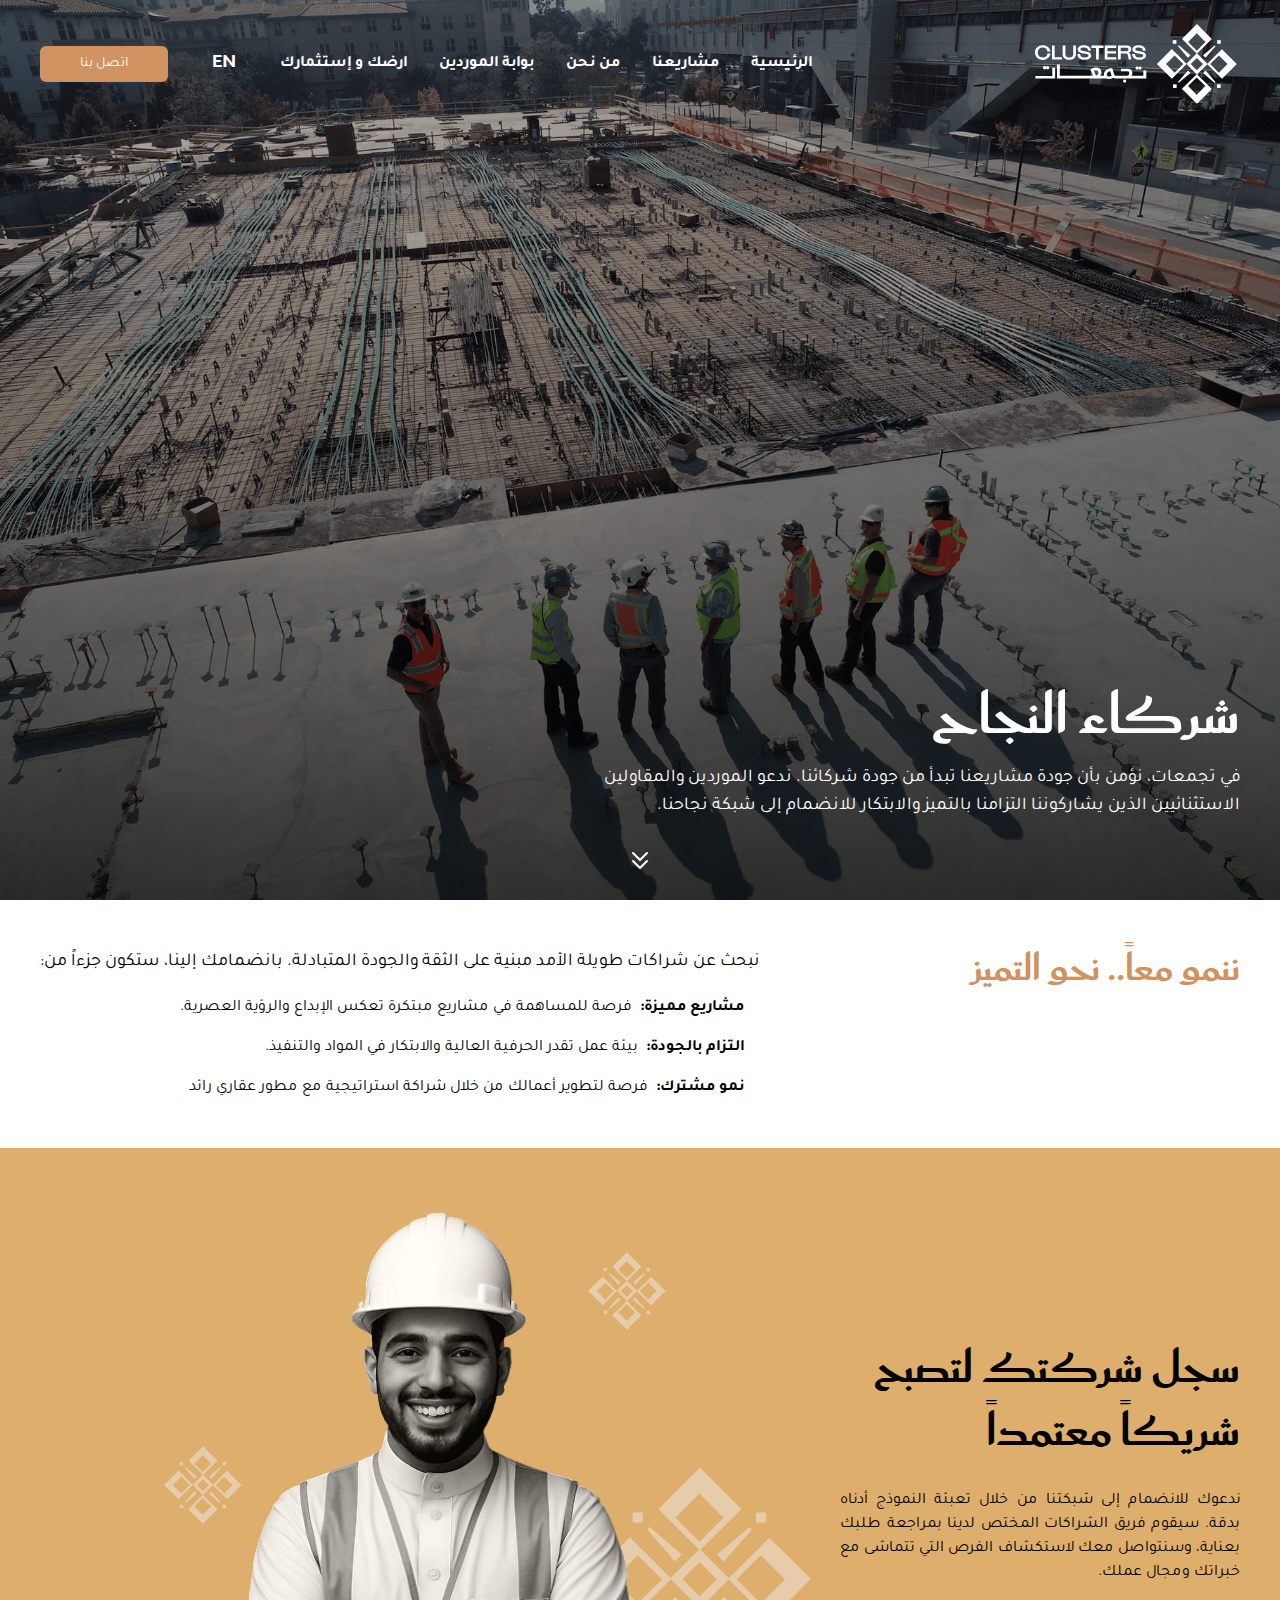
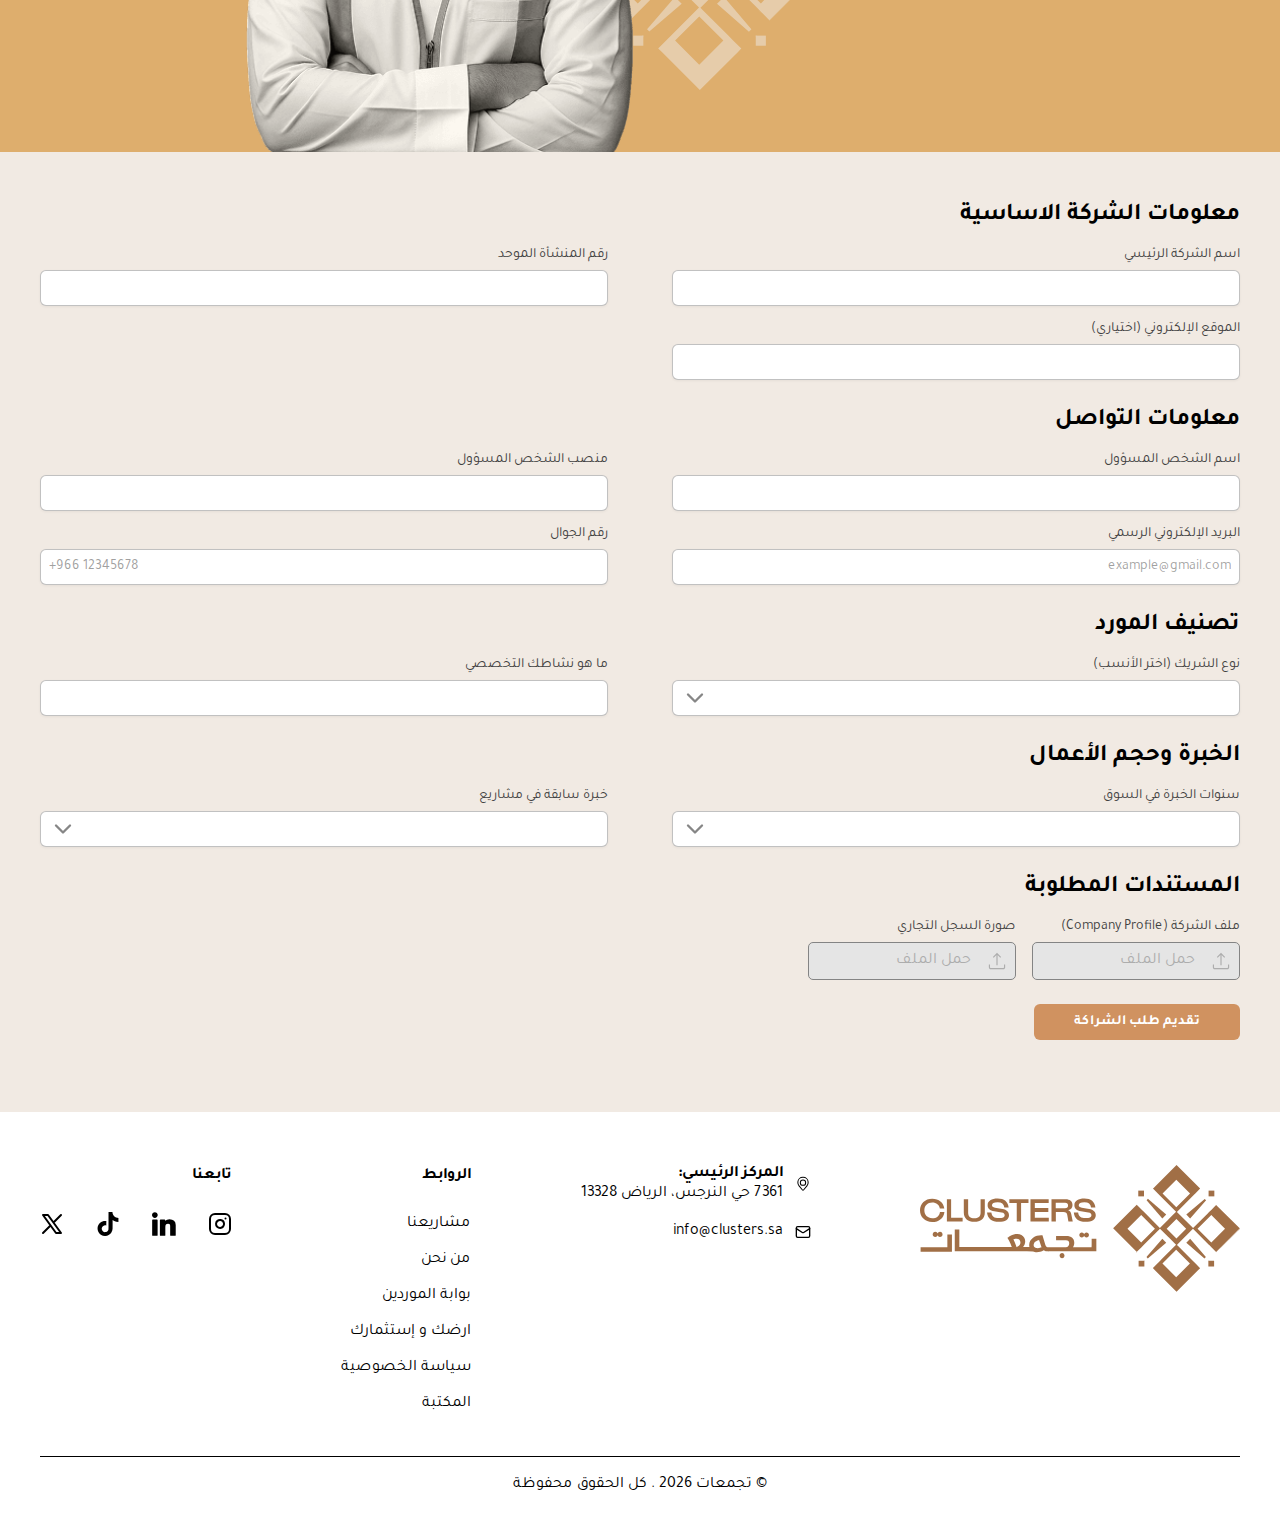
<file: suppliers.html>
<!DOCTYPE html><!--3Mc_Eqwpougws6H7h9puU-->
<html lang="ar" dir="rtl" class="__variable_0d0fba __variable_0b42c5 font-tajawal">

<head>
    <meta charSet="utf-8" />
    <meta name="viewport" content="width=device-width, initial-scale=1" />
    <link rel="preload" href="1ebb550cd0a67fc6-s.p.woff2" as="font" crossorigin="" type="font/woff2" />
    <link rel="preload" href="2cacdbaa6380a11b-s.p.woff2" as="font" crossorigin="" type="font/woff2" />
    <link rel="preload" href="ce401babc0566bc1-s.p.woff2" as="font" crossorigin="" type="font/woff2" />
    <link rel="preload" href="dd994fbf464986f0-s.p.woff2" as="font" crossorigin="" type="font/woff2" />
    <link rel="preload" href="e97026df054cf2a3-s.p.woff2" as="font" crossorigin="" type="font/woff2" />
    <link rel="preload" href="eabccc89078a7f70-s.p.woff2" as="font" crossorigin="" type="font/woff2" />
    <link rel="preload" as="image" href="assets/images/logo.svg" />
    <link rel="preload" as="image" href="assets/images/shape.svg" />
    <link rel="preload" as="image" href="assets/images/logo-v2.svg" />
    <link rel="stylesheet" href="assets/css/main.css" data-precedence="next" />
    <link rel="preload" href="https://www.googletagmanager.com/gtm.js?id=GTM-TBT5NRJM" as="script" />
    <meta name="next-size-adjust" content="" />
    <title>مشاريع سكنية فاخرة وأسلوب حياة عصري في السعودية | تجمعات</title>
    <link rel="icon" href="assets/images/logo.svg" type="image/x-icon">
    <meta name="description"
        content="اكتشف مشاريع تجمعات السكنية الفريدة. نصمم مجتمعات تتمحور حول الإنسان ونقدم شقق فاخرة، تاون هاوس، وفلل دوبلكس تجمع بين الأصالة والحداثة. تواصل معنا لمسكن أحلامك." />
    <meta name="keywords"
        content="عقارات الرياض, فلل للبيع, شقق فاخرة, مشاريع سكنية في الرياض, شركة تطوير عقاري, شقق JX الرياض, فلل تجمعات, أفضل مطور عقاري في السعودية, شراء تاون هاوس في شمال الرياض, أسلوب حياة فاخر في الرياض" />
    <meta property="og:title" content="مشاريع سكنية فاخرة وأسلوب حياة عصري في السعودية | تجمعات" />
    <meta property="og:description"
        content="اكتشف مشاريع تجمعات السكنية الفريدة. نصمم مجتمعات تتمحور حول الإنسان ونقدم شقق فاخرة، تاون هاوس، وفلل دوبلكس تجمع بين الأصالة والحداثة. تواصل معنا لمسكن أحلامك." />
    <meta property="og:image:type" content="image/png" />
    <meta property="og:image:width" content="1200" />
    <meta property="og:image:height" content="620" />
    <meta property="og:image:alt" content="clusters" />
    <meta property="og:image" content="https://clusters.sa/opengraph-image.png?ec408cd3ed40c621" />
    <meta name="twitter:card" content="summary_large_image" />
    <meta name="twitter:title" content="مشاريع سكنية فاخرة وأسلوب حياة عصري في السعودية | تجمعات" />
    <meta name="twitter:description"
        content="اكتشف مشاريع تجمعات السكنية الفريدة. نصمم مجتمعات تتمحور حول الإنسان ونقدم شقق فاخرة، تاون هاوس، وفلل دوبلكس تجمع بين الأصالة والحداثة. تواصل معنا لمسكن أحلامك." />
    <meta name="twitter:image:type" content="image/png" />
    <meta name="twitter:image:width" content="1200" />
    <meta name="twitter:image:height" content="620" />
    <meta name="twitter:image:alt" content="clusters" />
    <meta name="twitter:image" content="https://clusters.sa/twitter-image.png?ec408cd3ed40c621" />
</head>

<body class="flex min-h-screen flex-col">
    <div id="menuOverlay" data-state="open" data-slot="sheet-overlay"
        class="hidden data-[state=open]:animate-in data-[state=closed]:animate-out data-[state=closed]:fade-out-0 data-[state=open]:fade-in-0 fixed inset-0 z-50 bg-black/50"
        style="pointer-events: auto;" data-aria-hidden="true" aria-hidden="true"></div>
    <div id="menuContent" role="dialog" id="radix-_R_3deivb_" style="z-index: 100;"
        aria-describedby="radix-_R_3deivbH2_" aria-labelledby="radix-_R_3deivbH1_" data-state="open"
        data-slot="sheet-content"
        class="bg-background hidden data-[state=open]:animate-in data-[state=closed]:animate-out fixed z-50 flex flex-col shadow-lg transition ease-in-out data-[state=closed]:duration-300 data-[state=open]:duration-500 data-[state=closed]:slide-out-to-right data-[state=open]:slide-in-from-right inset-y-0 right-0 h-full border-l sm:max-w-sm !data-[state=closed]:animate-none w-10/12 gap-0 px-4 pt-6 lg:w-64"
        tabindex="-1" style="pointer-events: auto;">
        <div data-slot="sheet-header" class="flex flex-col gap-1.5 p-4 px-0">
            <h2 class="text-foreground font-semibold text-lg font-semibold" id="radix-_R_3deivbH1_"
                data-slot="sheet-title">القائمة</h2>
        </div>
        <nav class="flex flex-col space-y-3">
            <a class="data-[active=false]:hover:text-primary data-[active=true]:text-secondary-foreground transition-colors"
                data-active="true" href="index.html">الرئيسية</a>
            <a class="data-[active=false]:hover:text-primary data-[active=true]:text-secondary-foreground transition-colors"
                data-active="false" href="projects.html">مشاريعنا</a>
            <a class="data-[active=false]:hover:text-primary data-[active=true]:text-secondary-foreground transition-colors"
                data-active="false" href="about-us.html">من نحن</a>
            <a class="data-[active=false]:hover:text-primary data-[active=true]:text-secondary-foreground transition-colors"
                data-active="false" href="suppliers.html">بوابة الموردين</a>
            <a class="data-[active=false]:hover:text-primary data-[active=true]:text-secondary-foreground transition-colors"
                data-active="false" href="land-and-investment.html">ارضك و إستثمارك</a>
        </nav>
        <label class="my-3.5 flex items-center gap-2">
            <span>
                تغير اللغة:
            </span>
            <button data-slot="button" 
                class="justify-center whitespace-nowrap langToggle rounded-md transition-all disabled:pointer-events-none disabled:opacity-50 [&_svg]:pointer-events-none [&_svg:not([class*='size-'])]:size-4 shrink-0 [&_svg]:shrink-0 outline-none focus-visible:border-ring focus-visible:ring-ring/50 focus-visible:ring-[3px] aria-invalid:ring-destructive/20 dark:aria-invalid:ring-destructive/40 aria-invalid:border-destructive min-h-9 p-2 has-[>svg]:px-3 px-2 flex items-center gap-2 text-lg font-bold ">
                <span class="uppercase">en</span>
            </button>
        </label>
        <a class="contacut inline-flex items-center justify-center gap-2 whitespace-nowrap rounded-md text-sm font-medium transition-all disabled:pointer-events-none disabled:opacity-50 [&_svg]:pointer-events-none [&_svg:not([class*='size-'])]:size-4 shrink-0 [&_svg]:shrink-0 outline-none focus-visible:border-ring focus-visible:ring-ring/50 focus-visible:ring-[3px] aria-invalid:ring-destructive/20 dark:aria-invalid:ring-destructive/40 aria-invalid:border-destructive bg-muted-foreground  rounded-sm  font-bold text-white min-h-9 p-2 has-[>svg]:px-3 w-fit px-10"
            href="index.html#call-us">اتصل بنا</a>
        <button id="menuCloseBtn" type="button" 
            class="ring-offset-background cursor-pointer focus:ring-ring data-[state=open]:bg-secondary absolute top-4 right-4 rounded-xs opacity-70 transition-opacity hover:opacity-100 focus:ring-2 focus:ring-offset-2 focus:outline-hidden disabled:pointer-events-none"
            fdprocessedid="8uah8">
            <svg xmlns="http://www.w3.org/2000/svg" xmlns:xlink="http://www.w3.org/1999/xlink" aria-hidden="true"
                role="img" class="iconify iconify--lucide" width="1em" height="1em" viewBox="0 0 24 24">
                <path fill="none" stroke="currentColor" stroke-linecap="round" stroke-linejoin="round" stroke-width="2"
                    d="M18 6L6 18M6 6l12 12"></path>
            </svg>
        </button>
    </div>
    <!-- =========> header <======== -->
    <header class="z-50 w-full py-6 absolute left-1/2 -translate-x-1/2 bg-transparent">
        <div class="app flex w-full items-center justify-between"><a class="relative h-12 w-36 lg:h-20 lg:w-52"
                href="index.html"><img src="assets/images/logo.svg" alt="logo"
                    class="inset-0 size-full object-contain" /></a>
            <div class="hidden items-center gap-4 xl:flex">
                <nav>
                    <ul class="flex gap-8">
                        <li>
                            <a class="data-[active=false]:hover:text-primary data-[active=true]:text-secondary-foreground font-bold text-white transition-colors"
                                data-active="false" href="index.html" data-ar="الرئيسية" data-en="Home">
                                الرئيسية
                            </a>
                        </li>

                        <li>
                            <a class="data-[active=false]:hover:text-primary data-[active=true]:text-secondary-foreground font-bold text-white transition-colors"
                                data-active="false" href="projects.html" data-ar="مشاريعنا" data-en="Our Projects">
                                مشاريعنا
                            </a>
                        </li>

                        <li>
                            <a class="data-[active=false]:hover:text-primary data-[active=true]:text-secondary-foreground font-bold text-white transition-colors"
                                data-active="false" href="about-us.html" data-ar="من نحن" data-en="About Us">
                                من نحن
                            </a>
                        </li>

                        <li>
                            <a class="data-[active=false]:hover:text-primary data-[active=true]:text-secondary-foreground font-bold text-white transition-colors"
                                data-active="false" href="suppliers.html" data-ar="بوابة الموردين"
                                data-en="Suppliers Gate">
                                بوابة الموردين
                            </a>
                        </li>

                        <li>
                            <a class="data-[active=false]:hover:text-primary data-[active=true]:text-secondary-foreground font-bold text-white transition-colors"
                                data-active="false" href="land-and-investment.html" data-ar="ارضك و إستثمارك"
                                data-en="Your Land & Investment">
                                ارضك و إستثمارك
                            </a>
                        </li>
                    </ul>
                </nav>

                <button data-slot="button" 
                    class="justify-center whitespace-nowrap langToggle rounded-md transition-all disabled:pointer-events-none disabled:opacity-50 [&_svg]:pointer-events-none [&_svg:not([class*='size-'])]:size-4 shrink-0 [&_svg]:shrink-0 outline-none focus-visible:border-ring focus-visible:ring-ring/50 focus-visible:ring-[3px] aria-invalid:ring-destructive/20 dark:aria-invalid:ring-destructive/40 aria-invalid:border-destructive hover:bg-accent hover:text-accent-foreground dark:hover:bg-accent/50 min-h-9 p-2 has-[>svg]:px-3 px-10 flex w-14 items-center gap-2 text-xl font-bold text-white">
                    <span class="uppercase">en</span>
                </button>

                <a class="inline-flex items-center justify-center gap-2 whitespace-nowrap rounded-md text-sm font-medium transition-all disabled:pointer-events-none disabled:opacity-50 [&_svg]:pointer-events-none [&_svg:not([class*='size-'])]:size-4 shrink-0 [&_svg]:shrink-0 outline-none focus-visible:border-ring focus-visible:ring-ring/50 focus-visible:ring-[3px] aria-invalid:ring-destructive/20 dark:aria-invalid:ring-destructive/40 aria-invalid:border-destructive bg-muted-foreground rounded-sm font-bold text-white min-h-9 p-2 has-[>svg]:px-3 w-fit px-10"
                    href="index.htmlindex.html#call-us" data-ar="اتصل بنا" data-en="Contact Us">
                    اتصل بنا
                </a>
            </div>

            <div class="xl:hidden" id="menuOpenBtn"><button data-slot="sheet-trigger"
                    class="inline-flex items-center justify-center gap-2 whitespace-nowrap rounded-md text-sm font-medium transition-all disabled:pointer-events-none disabled:opacity-50 [&amp;_svg]:pointer-events-none [&amp;_svg:not([class*=&#x27;size-&#x27;])]:size-4 shrink-0 [&amp;_svg]:shrink-0 outline-none focus-visible:border-ring focus-visible:ring-ring/50 focus-visible:ring-[3px] aria-invalid:ring-destructive/20 dark:aria-invalid:ring-destructive/40 aria-invalid:border-destructive hover:bg-accent hover:text-accent-foreground dark:hover:bg-accent/50 size-9"
                    type="button" aria-haspopup="dialog" aria-expanded="false" aria-controls="radix-_R_3deivb_"
                    data-state="closed" aria-label="Open menu"><svg viewBox="0 0 31 28" fill="none"
                        xmlns="http://www.w3.org/2000/svg" class="size-6">
                        <line y1="-1.5" x2="19" y2="-1.5"
                            transform="matrix(-1 8.74228e-08 8.74228e-08 1 19.1572 3.15723)" stroke="white"
                            stroke-width="3"></line>
                        <line y1="-1.5" x2="30.3867" y2="-1.5"
                            transform="matrix(-1 -8.74228e-08 -8.74228e-08 1 30.6846 15.1533)" stroke="white"
                            stroke-width="3"></line>
                        <line y1="-1.5" x2="23" y2="-1.5"
                            transform="matrix(-1 -8.74228e-08 -8.74228e-08 1 23.1572 27.1572)" stroke="white"
                            stroke-width="3"></line>
                    </svg></button></div>
        </div>
    </header>

    <main>
        <div class="relative flex h-screen flex-col justify-end pb-20">
            <img alt="page hero" decoding="async" data-nimg="fill" class="absolute size-full object-cover"
                style="position:absolute;height:100%;width:100%;left:0;top:0;right:0;bottom:0;color:transparent"
                sizes="100vw" src="assets/images/suppliers-hero.png" />
            <div class="absolute inset-0 bg-[linear-gradient(180deg,rgba(0,0,0,0)_0%,rgba(0,0,0,0.78)_100%)]"></div>
            <div class="absolute inset-0 bg-[linear-gradient(360deg,rgba(0,0,0,0)_0%,rgba(0,0,0,0.30)_100%)]"></div>
            <div class="app z-10">
                <div class="flex flex-col gap-6 lg:max-w-[60%]">
                    <h1 class="font-saudi text-4xl leading-11 font-bold text-pretty text-white lg:text-6xl"
                        data-ar="شركاء النجاح" data-en="Success Partners">
                        شركاء النجاح
                    </h1>
                    <p class="text-lg text-white"
                        data-ar="في تجمعات، نؤمن بأن جودة مشاريعنا تبدأ من جودة شركائنا. ندعو الموردين والمقاولين الاستثنائيين الذين يشاركوننا التزامنا بالتميز والابتكار للانضمام إلى شبكة نجاحنا."
                        data-en="At Clusters, we believe that the quality of our projects starts from the quality of our partners. We invite exceptional suppliers and contractors who share our commitment to excellence and innovation to join our success network.">
                        في تجمعات، نؤمن بأن جودة مشاريعنا تبدأ من جودة شركائنا. ندعو الموردين والمقاولين الاستثنائيين
                        الذين يشاركوننا التزامنا بالتميز والابتكار للانضمام إلى شبكة نجاحنا.
                    </p>
                </div>
            </div>
            <button onclick="window.scrollBy({ top: 900, behavior: 'smooth' })"
                class="items-center justify-center gap-2 whitespace-nowrap rounded-md text-sm font-medium transition-all disabled:pointer-events-none disabled:opacity-50 [&_svg]:pointer-events-none [&_svg:not([class*='size-'])]:size-4 shrink-0 [&_svg]:shrink-0 outline-none focus-visible:border-ring focus-visible:ring-ring/50 focus-visible:ring-[3px] aria-invalid:ring-destructive/20 dark:aria-invalid:ring-destructive/40 aria-invalid:border-destructive hover:bg-accent hover:text-accent-foreground dark:hover:bg-accent/50 min-h-9 p-2 has-[>svg]:px-3 w-fit px-10 absolute bottom-0 left-1/2 z-10 hidden -translate-x-1/2 -translate-y-5 text-white lg:block"
                aria-label="Scroll to bottom">
                <svg xmlns="http://www.w3.org/2000/svg" aria-hidden="true" class="size-6" viewBox="0 0 24 24">
                    <path fill="none" stroke="currentColor" stroke-linecap="round" stroke-linejoin="round"
                        stroke-width="2" d="m19 13l-7 7l-7-7m14-8l-7 7l-7-7" />
                </svg>
            </button>
        </div>

        <section class="app py-12 text-pretty whitespace-pre-line lg:flex lg:justify-between">
            <h2 class="font-saudi text-muted-foreground text-[40px] leading-11 font-bold text-balance"
                data-ar="ننمو معاً.. نحو التميز" data-en="We Grow Together.. Towards Excellence">
                ننمو معاً.. نحو التميز
            </h2>
            <div style="white-space: normal;">
                <p class="mt-6 text-lg lg:mt-0"
                    data-ar="نبحث عن شراكات طويلة الأمد مبنية على الثقة والجودة المتبادلة. بانضمامك إلينا، ستكون جزءاً من:"
                    data-en="We seek long-term partnerships built on mutual trust and quality. By joining us, you will be part of:">
                    نبحث عن شراكات طويلة الأمد مبنية على الثقت والجودة المتبادلة. بانضمامك إلينا، ستكون جزءاً من:
                </p>
                <ul class="mt-5 flex flex-col gap-8 lg:gap-4">
                    <li
                        class="relative pl-4 before:absolute before:top-2 before:h-1.5 before:w-1.5 before:rounded-full before:bg-current ltr:pr-0 ltr:pl-4 ltr:before:left-0 rtl:pr-4 rtl:pl-0 rtl:before:right-0">
                        <span>
                            <strong class="after:ml-1 after:content-[&#x27;:&#x27;]" data-ar="مشاريع مميزة"
                                data-en="Distinguished Projects">مشاريع مميزة</strong>
                            <span data-ar="فرصة للمساهمة في مشاريع مبتكرة تعكس الإبداع والرؤية العصرية."
                                data-en="An opportunity to contribute to innovative projects that reflect creativity and modern vision.">
                                فرصة للمساهمة في مشاريع مبتكرة تعكس الإبداع والرؤية العصرية.
                            </span>
                        </span>
                    </li>
                    <li
                        class="relative pl-4 before:absolute before:top-2 before:h-1.5 before:w-1.5 before:rounded-full before:bg-current ltr:pr-0 ltr:pl-4 ltr:before:left-0 rtl:pr-4 rtl:pl-0 rtl:before:right-0">
                        <span>
                            <strong class="after:ml-1 after:content-[&#x27;:&#x27;]" data-ar="التزام بالجودة"
                                data-en="Commitment to Quality">التزام بالجودة</strong>
                            <span data-ar="بيئة عمل تقدر الحرفية العالية والابتكار في المواد والتنفيذ."
                                data-en="A work environment that values high craftsmanship and innovation in materials and execution.">
                                بيئة عمل تقدر الحرفية العالية والابتكار في المواد والتنفيذ.
                            </span>
                        </span>
                    </li>
                    <li
                        class="relative pl-4 before:absolute before:top-2 before:h-1.5 before:w-1.5 before:rounded-full before:bg-current ltr:pr-0 ltr:pl-4 ltr:before:left-0 rtl:pr-4 rtl:pl-0 rtl:before:right-0">
                        <span>
                            <strong class="after:ml-1 after:content-[&#x27;:&#x27;]" data-ar="نمو مشترك"
                                data-en="Shared Growth">نمو مشترك</strong>
                            <span data-ar="فرصة لتطوير أعمالك من خلال شراكة استراتيجية مع مطور عقاري رائد"
                                data-en="An opportunity to develop your business through a strategic partnership with a leading real estate developer">
                                فرصة لتطوير أعمالك من خلال شراكة استراتيجية مع مطور عقاري رائد
                            </span>
                        </span>
                    </li>
                </ul>
            </div>
        </section>

        <section>
            <div class="bg-primary-foreground">
                <div class="app flex flex-col pt-12 lg:flex-row lg:items-center">
                    <div class="lg:basis-1/3">
                        <span class="font-saudi text-5xl leading-[131%] font-bold"
                            data-ar="سجل شركتك لتصبح شريكاً معتمداً"
                            data-en="Register your company to become an approved partner">
                            سجل شركتك لتصبح شريكاً معتمداً
                        </span>
                        <p class="py-6 lg:text-justify"
                            data-ar="ندعوك للانضمام إلى شبكتنا من خلال تعبئة النموذج أدناه بدقة. سيقوم فريق الشراكات المختص لدينا بمراجعة طلبك بعناية، وسنتواصل معك لاستكشاف الفرص التي تتماشى مع خبراتك ومجال عملك."
                            data-en="We invite you to join our network by accurately filling out the form below. Our specialized partnerships team will carefully review your request, and we will contact you to explore opportunities that align with your expertise and field of work.">
                            ندعوك للانضمام إلى شبكتنا من خلال تعبئة النموذج أدناه بدقة. سيقوم فريق الشراكات المختص لدينا
                            بمراجعة طلبك بعناية، وسنتواصل معك لاستكشاف الفرص التي تتماشى مع خبراتك ومجال عملك.
                        </p>
                    </div>
                    <div class="relative lg:flex-1">
                        <img alt="supplier" loading="lazy" width="400" height="550" decoding="async" data-nimg="1"
                            class="relative -bottom-px z-10 mx-auto" style="color:transparent"
                            src="assets/images/supplier.png" />
                        <img alt="shape" src="assets/images/shape.svg"
                            class="absolute top-0 right-0 hidden -translate-x-[174px] translate-y-14 opacity-65 lg:block" />
                        <img alt="shape" src="assets/images/shape.svg"
                            class="absolute top-0 right-0 hidden size-56 -translate-x-7 translate-y-[271px] opacity-65 lg:block" />
                        <img alt="shape" src="assets/images/shape.svg"
                            class="absolute top-0 left-0 hidden translate-x-31 translate-y-[250px] opacity-65 lg:block" />
                    </div>
                </div>
            </div>

            <div class="bg-[#F1EAE3] py-12">
                <form class="app">
                    <h2 class="mb-4 text-2xl font-bold" data-ar="معلومات الشركة الاساسية"
                        data-en="Basic Company Information">
                        معلومات الشركة الاساسية
                    </h2>
                    <div class="grid gap-y-4 lg:grid-cols-2 lg:gap-x-16">
                        <div data-slot="form-item" class="grid gap-2">
                            <label data-slot="form-label"
                                class="flex items-center gap-2 text-sm leading-none font-medium select-none group-data-[disabled=true]:pointer-events-none group-data-[disabled=true]:opacity-50 peer-disabled:cursor-not-allowed peer-disabled:opacity-50 data-[error=true]:text-destructive text-[#414141]"
                                data-error="false" for="_R_25dbsnpfleivb_-form-item" data-ar="اسم الشركة الرئيسي"
                                data-en="Main Company Name">
                                اسم الشركة الرئيسي
                            </label>
                            <input data-slot="form-control"
                                class="file:text-foreground selection:bg-primary selection:text-primary-foreground dark:bg-input/30 flex h-9 w-full min-w-0 rounded-sm px-2 py-1 text-base shadow-xs transition-[color,box-shadow] outline-none file:inline-flex file:h-7 file:border-0 file:bg-transparent file:text-sm file:font-medium disabled:pointer-events-none disabled:cursor-not-allowed disabled:opacity-50 lg:text-sm focus-visible:border-ring focus-visible:ring-ring/50 focus-visible:ring-[3px] aria-invalid:ring-destructive/20 dark:aria-invalid:ring-destructive/40 aria-invalid:border-destructive placeholder:text-[#414141]/50 text-[#414141] bg-white border-[0.6px] border-[#848484]/50"
                                id="_R_25dbsnpfleivb_-form-item"
                                aria-describedby="_R_25dbsnpfleivb_-form-item-description" aria-invalid="false"
                                name="companyName" value="" data-ar-placeholder="اسم الشركة الرئيسي"
                                data-en-placeholder="Main Company Name" />
                        </div>
                        <div data-slot="form-item" class="grid gap-2">
                            <label data-slot="form-label"
                                class="flex items-center gap-2 text-sm leading-none font-medium select-none group-data-[disabled=true]:pointer-events-none group-data-[disabled=true]:opacity-50 peer-disabled:cursor-not-allowed peer-disabled:opacity-50 data-[error=true]:text-destructive text-[#414141]"
                                data-error="false" for="_R_45dbsnpfleivb_-form-item" data-ar="رقم المنشأة الموحد"
                                data-en="Unified Establishment Number">
                                رقم المنشأة الموحد
                            </label>
                            <input data-slot="form-control"
                                class="file:text-foreground selection:bg-primary selection:text-primary-foreground dark:bg-input/30 flex h-9 w-full min-w-0 rounded-sm px-2 py-1 text-base shadow-xs transition-[color,box-shadow] outline-none file:inline-flex file:h-7 file:border-0 file:bg-transparent file:text-sm file:font-medium disabled:pointer-events-none disabled:cursor-not-allowed disabled:opacity-50 lg:text-sm focus-visible:border-ring focus-visible:ring-ring/50 focus-visible:ring-[3px] aria-invalid:ring-destructive/20 dark:aria-invalid:ring-destructive/40 aria-invalid:border-destructive placeholder:text-[#414141]/50 text-[#414141] bg-white border-[0.6px] border-[#848484]/50"
                                id="_R_45dbsnpfleivb_-form-item"
                                aria-describedby="_R_45dbsnpfleivb_-form-item-description" aria-invalid="false"
                                name="supplierNumber" value="" data-ar-placeholder="رقم المنشأة الموحد"
                                data-en-placeholder="Unified Establishment Number" />
                        </div>
                        <div data-slot="form-item" class="grid gap-2">
                            <label data-slot="form-label"
                                class="flex items-center gap-2 text-sm leading-none font-medium select-none group-data-[disabled=true]:pointer-events-none group-data-[disabled=true]:opacity-50 peer-disabled:cursor-not-allowed peer-disabled:opacity-50 data-[error=true]:text-destructive text-[#414141]"
                                data-error="false" for="_R_65dbsnpfleivb_-form-item"
                                data-ar="الموقع الإلكتروني (اختياري)" data-en="Website (Optional)">
                                الموقع الإلكتروني (اختياري)
                            </label>
                            <input data-slot="form-control"
                                class="file:text-foreground selection:bg-primary selection:text-primary-foreground dark:bg-input/30 flex h-9 w-full min-w-0 rounded-sm px-2 py-1 text-base shadow-xs transition-[color,box-shadow] outline-none file:inline-flex file:h-7 file:border-0 file:bg-transparent file:text-sm file:font-medium disabled:pointer-events-none disabled:cursor-not-allowed disabled:opacity-50 lg:text-sm focus-visible:border-ring focus-visible:ring-ring/50 focus-visible:ring-[3px] aria-invalid:ring-destructive/20 dark:aria-invalid:ring-destructive/40 aria-invalid:border-destructive placeholder:text-[#414141]/50 text-[#414141] bg-white border-[0.6px] border-[#848484]/50"
                                id="_R_65dbsnpfleivb_-form-item"
                                aria-describedby="_R_65dbsnpfleivb_-form-item-description" aria-invalid="false"
                                name="website" value="" data-ar-placeholder="الموقع الإلكتروني"
                                data-en-placeholder="Website" />
                        </div>
                    </div>

                    <div data-orientation="horizontal" role="none" data-slot="separator"
                        class="shrink-0 data-[orientation=horizontal]:h-px data-[orientation=horizontal]:w-full data-[orientation=vertical]:h-full data-[orientation=vertical]:w-px my-3 bg-transparent text-transparent">
                    </div>

                    <h2 class="mb-4 text-2xl font-bold" data-ar="معلومات التواصل" data-en="Contact Information">
                        معلومات التواصل
                    </h2>
                    <div class="grid gap-y-4 lg:grid-cols-2 lg:gap-x-16">
                        <div data-slot="form-item" class="grid gap-2">
                            <label data-slot="form-label"
                                class="flex items-center gap-2 text-sm leading-none font-medium select-none group-data-[disabled=true]:pointer-events-none group-data-[disabled=true]:opacity-50 peer-disabled:cursor-not-allowed peer-disabled:opacity-50 data-[error=true]:text-destructive text-[#414141]"
                                data-error="false" for="_R_2bdbsnpfleivb_-form-item" data-ar="اسم الشخص المسؤول"
                                data-en="Responsible Person Name">
                                اسم الشخص المسؤول
                            </label>
                            <input data-slot="form-control"
                                class="file:text-foreground selection:bg-primary selection:text-primary-foreground dark:bg-input/30 flex h-9 w-full min-w-0 rounded-sm px-2 py-1 text-base shadow-xs transition-[color,box-shadow] outline-none file:inline-flex file:h-7 file:border-0 file:bg-transparent file:text-sm file:font-medium disabled:pointer-events-none disabled:cursor-not-allowed disabled:opacity-50 lg:text-sm focus-visible:border-ring focus-visible:ring-ring/50 focus-visible:ring-[3px] aria-invalid:ring-destructive/20 dark:aria-invalid:ring-destructive/40 aria-invalid:border-destructive placeholder:text-[#414141]/50 text-[#414141] bg-white border-[0.6px] border-[#848484]/50"
                                id="_R_2bdbsnpfleivb_-form-item"
                                aria-describedby="_R_2bdbsnpfleivb_-form-item-description" aria-invalid="false"
                                name="contactName" value="" data-ar-placeholder="اسم الشخص المسؤول"
                                data-en-placeholder="Responsible Person Name" />
                        </div>
                        <div data-slot="form-item" class="grid gap-2">
                            <label data-slot="form-label"
                                class="flex items-center gap-2 text-sm leading-none font-medium select-none group-data-[disabled=true]:pointer-events-none group-data-[disabled=true]:opacity-50 peer-disabled:cursor-not-allowed peer-disabled:opacity-50 data-[error=true]:text-destructive text-[#414141]"
                                data-error="false" for="_R_4bdbsnpfleivb_-form-item" data-ar="منصب الشخص المسؤول"
                                data-en="Responsible Person Position">
                                منصب الشخص المسؤول
                            </label>
                            <input data-slot="form-control"
                                class="file:text-foreground selection:bg-primary selection:text-primary-foreground dark:bg-input/30 flex h-9 w-full min-w-0 rounded-sm px-2 py-1 text-base shadow-xs transition-[color,box-shadow] outline-none file:inline-flex file:h-7 file:border-0 file:bg-transparent file:text-sm file:font-medium disabled:pointer-events-none disabled:cursor-not-allowed disabled:opacity-50 lg:text-sm focus-visible:border-ring focus-visible:ring-ring/50 focus-visible:ring-[3px] aria-invalid:ring-destructive/20 dark:aria-invalid:ring-destructive/40 aria-invalid:border-destructive placeholder:text-[#414141]/50 text-[#414141] bg-white border-[0.6px] border-[#848484]/50"
                                id="_R_4bdbsnpfleivb_-form-item"
                                aria-describedby="_R_4bdbsnpfleivb_-form-item-description" aria-invalid="false"
                                name="contactPosition" value="" data-ar-placeholder="منصب الشخص المسؤول"
                                data-en-placeholder="Responsible Person Position" />
                        </div>
                        <div data-slot="form-item" class="grid gap-2">
                            <label data-slot="form-label"
                                class="flex items-center gap-2 text-sm leading-none font-medium select-none group-data-[disabled=true]:pointer-events-none group-data-[disabled=true]:opacity-50 peer-disabled:cursor-not-allowed peer-disabled:opacity-50 data-[error=true]:text-destructive text-[#414141]"
                                data-error="false" for="_R_6bdbsnpfleivb_-form-item" data-ar="البريد الإلكتروني الرسمي"
                                data-en="Official Email">
                                البريد الإلكتروني الرسمي
                            </label>
                            <input type="email" data-slot="form-control"
                                class="file:text-foreground selection:bg-primary selection:text-primary-foreground dark:bg-input/30 flex h-9 w-full min-w-0 rounded-sm px-2 py-1 text-base shadow-xs transition-[color,box-shadow] outline-none file:inline-flex file:h-7 file:border-0 file:bg-transparent file:text-sm file:font-medium disabled:pointer-events-none disabled:cursor-not-allowed disabled:opacity-50 lg:text-sm focus-visible:border-ring focus-visible:ring-ring/50 focus-visible:ring-[3px] aria-invalid:ring-destructive/20 dark:aria-invalid:ring-destructive/40 aria-invalid:border-destructive placeholder:text-[#414141]/50 text-[#414141] bg-white border-[0.6px] border-[#848484]/50"
                                placeholder="example@gmail.com" id="_R_6bdbsnpfleivb_-form-item"
                                aria-describedby="_R_6bdbsnpfleivb_-form-item-description" aria-invalid="false"
                                name="email" value="" data-ar-placeholder="example@gmail.com"
                                data-en-placeholder="example@gmail.com" />
                        </div>
                        <div data-slot="form-item" class="grid gap-2">
                            <label data-slot="form-label"
                                class="flex items-center gap-2 text-sm leading-none font-medium select-none group-data-[disabled=true]:pointer-events-none group-data-[disabled=true]:opacity-50 peer-disabled:cursor-not-allowed peer-disabled:opacity-50 data-[error=true]:text-destructive text-[#414141]"
                                data-error="false" for="_R_8bdbsnpfleivb_-form-item" data-ar="رقم الجوال"
                                data-en="Mobile Number">
                                رقم الجوال
                            </label>
                            <input type="tel" data-slot="form-control"
                                class="file:text-foreground selection:bg-primary selection:text-primary-foreground dark:bg-input/30 flex h-9 w-full min-w-0 rounded-sm px-2 py-1 text-base shadow-xs transition-[color,box-shadow] outline-none file:inline-flex file:h-7 file:border-0 file:bg-transparent file:text-sm file:font-medium disabled:pointer-events-none disabled:cursor-not-allowed disabled:opacity-50 lg:text-sm focus-visible:border-ring focus-visible:ring-ring/50 focus-visible:ring-[3px] aria-invalid:ring-destructive/20 dark:aria-invalid:ring-destructive/40 aria-invalid:border-destructive placeholder:text-[#414141]/50 text-[#414141] bg-white border-[0.6px] border-[#848484]/50"
                                placeholder="+966 12345678" id="_R_8bdbsnpfleivb_-form-item"
                                aria-describedby="_R_8bdbsnpfleivb_-form-item-description" aria-invalid="false"
                                name="phone" value="" data-ar-placeholder="+966 12345678"
                                data-en-placeholder="+966 12345678" />
                        </div>
                    </div>

                    <div data-orientation="horizontal" role="none" data-slot="separator"
                        class="shrink-0 data-[orientation=horizontal]:h-px data-[orientation=horizontal]:w-full data-[orientation=vertical]:h-full data-[orientation=vertical]:w-px my-3 bg-transparent text-transparent">
                    </div>

                    <h2 class="mb-4 text-2xl font-bold" data-ar="تصنيف المورد" data-en="Supplier Classification">
                        تصنيف المورد
                    </h2>
                    <div class="grid gap-y-4 lg:grid-cols-2 lg:gap-x-16">
                        <div data-slot="form-item" class="grid gap-2">
                            <label data-slot="form-label"
                                class="flex items-center gap-2 text-sm leading-none font-medium select-none group-data-[disabled=true]:pointer-events-none group-data-[disabled=true]:opacity-50 peer-disabled:cursor-not-allowed peer-disabled:opacity-50 data-[error=true]:text-destructive text-[#414141]"
                                data-error="false" for="_R_2hdbsnpfleivb_-form-item" data-ar="نوع الشريك (اختر الأنسب)"
                                data-en="Partner Type (Choose the most appropriate)">
                                نوع الشريك (اختر الأنسب)
                            </label>
                            <button type="button" role="combobox" aria-controls="radix-_R_1ahdbsnpfleivb_"
                                aria-expanded="false" aria-autocomplete="none" dir="rtl" data-state="closed"
                                data-placeholder="" data-slot="select-trigger" data-size="default"
                                class="data-[placeholder]:text-accent/50 focus-visible:border-ring focus-visible:ring-ring/50 aria-invalid:ring-destructive/20 dark:aria-invalid:ring-destructive/40 aria-invalid:border-destructive dark:bg-input/30 dark:hover:bg-input/50 flex w-full items-center justify-between gap-2 rounded-sm px-2 py-1 text-sm whitespace-nowrap shadow-xs transition-[color,box-shadow] outline-none focus-visible:ring-[3px] disabled:cursor-not-allowed disabled:opacity-50 data-[size=default]:h-9 data-[size=sm]:h-8 *:data-[slot=select-value]:line-clamp-1 *:data-[slot=select-value]:flex *:data-[slot=select-value]:items-center *:data-[slot=select-value]:gap-2 [&amp;_svg]:pointer-events-none [&amp;_svg]:shrink-0 [&amp;_svg:not([class*=&#x27;size-&#x27;])]:size-7 placeholder:text-[#414141]/50 text-[#414141] bg-white border-[0.6px] border-[#848484]/50 data-placeholder:text-black/50 [&amp;_svg:not([class*=&#x27;text-&#x27;])]:text-[#868686]"
                                data-ar-placeholder="اختر النوع" data-en-placeholder="Choose type">
                                <span data-slot="select-value" style="pointer-events: none;"></span>
                                <svg xmlns="http://www.w3.org/2000/svg" xmlns:xlink="http://www.w3.org/1999/xlink"
                                    aria-hidden="true" role="img" class="iconify iconify--lucide" width="1em"
                                    height="1em" viewBox="0 0 24 24">
                                    <path fill="none" stroke="currentColor" stroke-linecap="round"
                                        stroke-linejoin="round" stroke-width="2" d="m6 9l6 6l6-6"></path>
                                </svg>
                            </button>
                            <select aria-hidden="true" tabindex="-1"
                                style="position:absolute;border:0;width:1px;height:1px;padding:0;margin:-1px;overflow:hidden;clip:rect(0, 0, 0, 0);white-space:nowrap;word-wrap:normal"></select>
                        </div>
                        <div data-slot="form-item" class="grid gap-2">
                            <label data-slot="form-label"
                                class="flex items-center gap-2 text-sm leading-none font-medium select-none group-data-[disabled=true]:pointer-events-none group-data-[disabled=true]:opacity-50 peer-disabled:cursor-not-allowed peer-disabled:opacity-50 data-[error=true]:text-destructive text-[#414141]"
                                data-error="false" for="_R_4hdbsnpfleivb_-form-item" data-ar="ما هو نشاطك التخصصي"
                                data-en="What is your specialized activity">
                                ما هو نشاطك التخصصي
                            </label>
                            <input data-slot="form-control"
                                class="file:text-foreground selection:bg-primary selection:text-primary-foreground dark:bg-input/30 flex h-9 w-full min-w-0 rounded-sm px-2 py-1 text-base shadow-xs transition-[color,box-shadow] outline-none file:inline-flex file:h-7 file:border-0 file:bg-transparent file:text-sm file:font-medium disabled:pointer-events-none disabled:cursor-not-allowed disabled:opacity-50 lg:text-sm focus-visible:border-ring focus-visible:ring-ring/50 focus-visible:ring-[3px] aria-invalid:ring-destructive/20 dark:aria-invalid:ring-destructive/40 aria-invalid:border-destructive placeholder:text-[#414141]/50 text-[#414141] bg-white border-[0.6px] border-[#848484]/50"
                                id="_R_4hdbsnpfleivb_-form-item"
                                aria-describedby="_R_4hdbsnpfleivb_-form-item-description" aria-invalid="false"
                                name="specialization" value="" data-ar-placeholder="النشاط التخصصي"
                                data-en-placeholder="Specialized Activity" />
                        </div>
                    </div>

                    <div data-orientation="horizontal" role="none" data-slot="separator"
                        class="shrink-0 data-[orientation=horizontal]:h-px data-[orientation=horizontal]:w-full data-[orientation=vertical]:h-full data-[orientation=vertical]:w-px my-3 bg-transparent text-transparent">
                    </div>

                    <h2 class="mb-4 text-2xl font-bold" data-ar="الخبرة وحجم الأعمال"
                        data-en="Experience and Business Size">
                        الخبرة وحجم الأعمال
                    </h2>
                    <div class="grid gap-y-4 lg:grid-cols-2 lg:gap-x-16">
                        <div data-slot="form-item" class="grid gap-2">
                            <label data-slot="form-label"
                                class="flex items-center gap-2 text-sm leading-none font-medium select-none group-data-[disabled=true]:pointer-events-none group-data-[disabled=true]:opacity-50 peer-disabled:cursor-not-allowed peer-disabled:opacity-50 data-[error=true]:text-destructive text-[#414141]"
                                data-error="false" for="_R_2ndbsnpfleivb_-form-item" data-ar="سنوات الخبرة في السوق"
                                data-en="Years of Experience in the Market">
                                سنوات الخبرة في السوق
                            </label>
                            <button type="button" role="combobox" aria-controls="radix-_R_1ahdbsnpfleivb_"
                                aria-expanded="false" aria-autocomplete="none" dir="rtl" data-state="closed"
                                data-placeholder="" data-slot="select-trigger" data-size="default"
                                class="data-[placeholder]:text-accent/50 focus-visible:border-ring focus-visible:ring-ring/50 aria-invalid:ring-destructive/20 dark:aria-invalid:ring-destructive/40 aria-invalid:border-destructive dark:bg-input/30 dark:hover:bg-input/50 flex w-full items-center justify-between gap-2 rounded-sm px-2 py-1 text-sm whitespace-nowrap shadow-xs transition-[color,box-shadow] outline-none focus-visible:ring-[3px] disabled:cursor-not-allowed disabled:opacity-50 data-[size=default]:h-9 data-[size=sm]:h-8 *:data-[slot=select-value]:line-clamp-1 *:data-[slot=select-value]:flex *:data-[slot=select-value]:items-center *:data-[slot=select-value]:gap-2 [&amp;_svg]:pointer-events-none [&amp;_svg]:shrink-0 [&amp;_svg:not([class*=&#x27;size-&#x27;])]:size-7 placeholder:text-[#414141]/50 text-[#414141] bg-white border-[0.6px] border-[#848484]/50 data-placeholder:text-black/50 [&amp;_svg:not([class*=&#x27;text-&#x27;])]:text-[#868686]"
                                data-ar-placeholder="اختر سنوات الخبرة"
                                data-en-placeholder="Choose years of experience">
                                <span data-slot="select-value" style="pointer-events: none;"></span>
                                <svg xmlns="http://www.w3.org/2000/svg" xmlns:xlink="http://www.w3.org/1999/xlink"
                                    aria-hidden="true" role="img" class="iconify iconify--lucide" width="1em"
                                    height="1em" viewBox="0 0 24 24">
                                    <path fill="none" stroke="currentColor" stroke-linecap="round"
                                        stroke-linejoin="round" stroke-width="2" d="m6 9l6 6l6-6"></path>
                                </svg>
                            </button>
                            <select aria-hidden="true" tabindex="-1"
                                style="position:absolute;border:0;width:1px;height:1px;padding:0;margin:-1px;overflow:hidden;clip:rect(0, 0, 0, 0);white-space:nowrap;word-wrap:normal"></select>
                        </div>
                        <div data-slot="form-item" class="grid gap-2">
                            <label data-slot="form-label"
                                class="flex items-center gap-2 text-sm leading-none font-medium select-none group-data-[disabled=true]:pointer-events-none group-data-[disabled=true]:opacity-50 peer-disabled:cursor-not-allowed peer-disabled:opacity-50 data-[error=true]:text-destructive text-[#414141]"
                                data-error="false" for="_R_4ndbsnpfleivb_-form-item" data-ar="خبرة سابقة في مشاريع"
                                data-en="Previous Experience in Projects">
                                خبرة سابقة في مشاريع
                            </label>
                            <button type="button" role="combobox" aria-controls="radix-_R_1ahdbsnpfleivb_"
                                aria-expanded="false" aria-autocomplete="none" dir="rtl" data-state="closed"
                                data-placeholder="" data-slot="select-trigger" data-size="default"
                                class="data-[placeholder]:text-accent/50 focus-visible:border-ring focus-visible:ring-ring/50 aria-invalid:ring-destructive/20 dark:aria-invalid:ring-destructive/40 aria-invalid:border-destructive dark:bg-input/30 dark:hover:bg-input/50 flex w-full items-center justify-between gap-2 rounded-sm px-2 py-1 text-sm whitespace-nowrap shadow-xs transition-[color,box-shadow] outline-none focus-visible:ring-[3px] disabled:cursor-not-allowed disabled:opacity-50 data-[size=default]:h-9 data-[size=sm]:h-8 *:data-[slot=select-value]:line-clamp-1 *:data-[slot=select-value]:flex *:data-[slot=select-value]:items-center *:data-[slot=select-value]:gap-2 [&amp;_svg]:pointer-events-none [&amp;_svg]:shrink-0 [&amp;_svg:not([class*=&#x27;size-&#x27;])]:size-7 placeholder:text-[#414141]/50 text-[#414141] bg-white border-[0.6px] border-[#848484]/50 data-placeholder:text-black/50 [&amp;_svg:not([class*=&#x27;text-&#x27;])]:text-[#868686]"
                                data-ar-placeholder="اختر نوع المشاريع" data-en-placeholder="Choose project types">
                                <span data-slot="select-value" style="pointer-events: none;"></span>
                                <svg xmlns="http://www.w3.org/2000/svg" xmlns:xlink="http://www.w3.org/1999/xlink"
                                    aria-hidden="true" role="img" class="iconify iconify--lucide" width="1em"
                                    height="1em" viewBox="0 0 24 24">
                                    <path fill="none" stroke="currentColor" stroke-linecap="round"
                                        stroke-linejoin="round" stroke-width="2" d="m6 9l6 6l6-6"></path>
                                </svg>
                            </button>
                            <select aria-hidden="true" tabindex="-1"
                                style="position:absolute;border:0;width:1px;height:1px;padding:0;margin:-1px;overflow:hidden;clip:rect(0, 0, 0, 0);white-space:nowrap;word-wrap:normal"></select>
                        </div>
                    </div>

                    <div data-orientation="horizontal" role="none" data-slot="separator"
                        class="shrink-0 data-[orientation=horizontal]:h-px data-[orientation=horizontal]:w-full data-[orientation=vertical]:h-full data-[orientation=vertical]:w-px my-3 bg-transparent text-transparent">
                    </div>

                    <h2 class="mb-4 text-2xl font-bold" data-ar="المستندات المطلوبة" data-en="Required Documents">
                        المستندات المطلوبة
                    </h2>
                    <div class="flex flex-col gap-4 lg:flex-row">
                        <div data-slot="form-item" class="grid gap-2 w-full lg:w-fit lg:min-w-52">
                            <label data-slot="form-label"
                                class="flex items-center gap-2 text-sm leading-none font-medium select-none group-data-[disabled=true]:pointer-events-none group-data-[disabled=true]:opacity-50 peer-disabled:cursor-not-allowed peer-disabled:opacity-50 data-[error=true]:text-destructive text-[#414141]"
                                data-error="false" for="_R_2tdbsnpfleivb_-form-item"
                                data-ar="ملف الشركة (Company Profile)" data-en="Company Profile">
                                ملف الشركة (Company Profile)
                            </label>
                            <div data-slot="form-control" id="_R_2tdbsnpfleivb_-form-item"
                                aria-describedby="_R_2tdbsnpfleivb_-form-item-description" aria-invalid="false">
                                <input type="file" data-slot="input"
                                    class="file:text-foreground selection:bg-primary selection:text-primary-foreground dark:bg-input/30 flex h-9 w-full min-w-0 rounded-sm px-2 py-1 text-base shadow-xs transition-[color,box-shadow] outline-none file:inline-flex file:h-7 file:border-0 file:bg-transparent file:text-sm file:font-medium disabled:pointer-events-none disabled:cursor-not-allowed disabled:opacity-50 lg:text-sm focus-visible:border-ring focus-visible:ring-ring/50 focus-visible:ring-[3px] aria-invalid:ring-destructive/20 dark:aria-invalid:ring-destructive/40 aria-invalid:border-destructive placeholder:text-[#414141]/50 text-[#414141] bg-white border-[0.6px] border-[#848484]/50"
                                    hidden="" id="companyProfile" />
                                <label for="companyProfile"
                                    class="flex cursor-pointer items-center gap-3 rounded-[5px] border border-[#848484] bg-[#E5E5E5] p-1 text-[#ADADAD]">
                                    <svg xmlns="http://www.w3.org/2000/svg" xmlns:xlink="http://www.w3.org/1999/xlink"
                                        aria-hidden="true" role="img"
                                        class="iconify iconify--material-symbols-light size-7" width="1em" height="1em"
                                        viewBox="0 0 24 24">
                                        <path fill="currentColor"
                                            d="M11.5 15.577v-8.65l-2.33 2.33l-.708-.718L12 5l3.539 3.539l-.708.719L12.5 6.927v8.65zM6.616 19q-.691 0-1.153-.462T5 17.384v-2.423h1v2.423q0 .231.192.424t.423.192h10.77q.23 0 .423-.192t.192-.424v-2.423h1v2.423q0 .691-.462 1.153T17.384 19z">
                                        </path>
                                    </svg>
                                    <span data-ar="حمل الملف" data-en="Upload File">
                                        حمل الملف
                                    </span>
                                </label>
                            </div>
                        </div>
                        <div data-slot="form-item" class="grid gap-2 w-full lg:w-fit lg:min-w-52">
                            <label data-slot="form-label"
                                class="flex items-center gap-2 text-sm leading-none font-medium select-none group-data-[disabled=true]:pointer-events-none group-data-[disabled=true]:opacity-50 peer-disabled:cursor-not-allowed peer-disabled:opacity-50 data-[error=true]:text-destructive text-[#414141]"
                                data-error="false" for="_R_4tdbsnpfleivb_-form-item" data-ar="صورة السجل التجاري"
                                data-en="Commercial Register Image">
                                صورة السجل التجاري
                            </label>
                            <div data-slot="form-control" id="_R_4tdbsnpfleivb_-form-item"
                                aria-describedby="_R_4tdbsnpfleivb_-form-item-description" aria-invalid="false">
                                <input type="file" data-slot="input"
                                    class="file:text-foreground selection:bg-primary selection:text-primary-foreground dark:bg-input/30 flex h-9 w-full min-w-0 rounded-sm px-2 py-1 text-base shadow-xs transition-[color,box-shadow] outline-none file:inline-flex file:h-7 file:border-0 file:bg-transparent file:text-sm file:font-medium disabled:pointer-events-none disabled:cursor-not-allowed disabled:opacity-50 lg:text-sm focus-visible:border-ring focus-visible:ring-ring/50 focus-visible:ring-[3px] aria-invalid:ring-destructive/20 dark:aria-invalid:ring-destructive/40 aria-invalid:border-destructive placeholder:text-[#414141]/50 text-[#414141] bg-white border-[0.6px] border-[#848484]/50"
                                    hidden="" id="commercialRegister" />
                                <label for="commercialRegister"
                                    class="flex cursor-pointer items-center gap-3 rounded-[5px] border border-[#848484] bg-[#E5E5E5] p-1 text-[#ADADAD]">
                                    <svg xmlns="http://www.w3.org/2000/svg" xmlns:xlink="http://www.w3.org/1999/xlink"
                                        aria-hidden="true" role="img"
                                        class="iconify iconify--material-symbols-light size-7" width="1em" height="1em"
                                        viewBox="0 0 24 24">
                                        <path fill="currentColor"
                                            d="M11.5 15.577v-8.65l-2.33 2.33l-.708-.718L12 5l3.539 3.539l-.708.719L12.5 6.927v8.65zM6.616 19q-.691 0-1.153-.462T5 17.384v-2.423h1v2.423q0 .231.192.424t.423.192h10.77q.23 0 .423-.192t.192-.424v-2.423h1v2.423q0 .691-.462 1.153T17.384 19z">
                                        </path>
                                    </svg>
                                    <span data-ar="حمل الملف" data-en="Upload File">
                                        حمل الملف
                                    </span>
                                </label>
                            </div>
                        </div>
                    </div>

                    <div class="my-6">
                        <button data-slot="button"
                            class="inline-flex items-center justify-center gap-2 whitespace-nowrap text-sm transition-all disabled:pointer-events-none disabled:opacity-50 [&amp;_svg]:pointer-events-none [&amp;_svg:not([class*=&#x27;size-&#x27;])]:size-4 shrink-0 [&amp;_svg]:shrink-0 outline-none focus-visible:border-ring focus-visible:ring-ring/50 focus-visible:ring-[3px] aria-invalid:ring-destructive/20 dark:aria-invalid:ring-destructive/40 aria-invalid:border-destructive bg-muted-foreground rounded-sm font-bold text-white min-h-9 p-2 has-[&gt;svg]:px-3 px-10 w-full lg:w-fit"
                            type="submit" data-ar="تقديم طلب الشراكة" data-en="Submit Partnership Request">
                            تقديم طلب الشراكة
                        </button>
                    </div>
                </form>
            </div>
        </section>
    </main>


    <footer class="app mt-13 flex flex-col gap-10 lg:flex-row lg:flex-wrap lg:justify-between">
        <a href="index.html" class="relative h-32 w-xs max-w-full"><img src="assets/images/logo-v2.svg" alt="logo"
                class="absolute inset-0 size-full object-contain" /></a>
        <div class="flex flex-col gap-4">
            <div class="flex items-center gap-3"> <svg xmlns="http://www.w3.org/2000/svg"
                    xmlns:xlink="http://www.w3.org/1999/xlink" aria-hidden="true" role="img"
                    class="iconify iconify--basil size-4" width="1em" height="1em" viewBox="0 0 24 24">
                    <g fill="currentColor" fill-rule="evenodd" clip-rule="evenodd">
                        <path
                            d="M7.25 10a4.75 4.75 0 1 1 9.5 0a4.75 4.75 0 0 1-9.5 0M12 6.75a3.25 3.25 0 1 0 0 6.5a3.25 3.25 0 0 0 0-6.5">
                        </path>
                        <path
                            d="M3.524 8.857a8.29 8.29 0 0 1 8.26-7.607h.432a8.29 8.29 0 0 1 8.26 7.607a8.94 8.94 0 0 1-1.99 6.396l-4.793 5.861a2.187 2.187 0 0 1-3.386 0l-4.793-5.861a8.94 8.94 0 0 1-1.99-6.396m8.26-6.107A6.79 6.79 0 0 0 5.02 8.98a7.44 7.44 0 0 0 1.656 5.323l4.793 5.862a.687.687 0 0 0 1.064 0l4.793-5.862A7.44 7.44 0 0 0 18.98 8.98a6.79 6.79 0 0 0-6.765-6.23z">
                        </path>
                    </g>
                </svg>
                <div class="leading-5 [&>span]:block">
                    <span data-ar="المركز الرئيسي:" data-en="Head Office:" class="font-bold">
                        المركز الرئيسي:
                    </span>
                    <span data-ar="7361 حي النرجس، الرياض 13328" data-en="7361 Al Narjis District, Riyadh 13328">
                        7361 حي النرجس، الرياض 13328
                    </span>
                </div>

            </div>
            <div class="flex items-center gap-3"> <svg xmlns="http://www.w3.org/2000/svg"
                    xmlns:xlink="http://www.w3.org/1999/xlink" aria-hidden="true" role="img"
                    class="iconify iconify--lucide size-4" width="1em" height="1em" viewBox="0 0 24 24">
                    <g fill="none" stroke="currentColor" stroke-linecap="round" stroke-linejoin="round"
                        stroke-width="2">
                        <path d="m22 7l-8.991 5.727a2 2 0 0 1-2.009 0L2 7"></path>
                        <rect width="20" height="16" x="2" y="4" rx="2"></rect>
                    </g>
                </svg><span>info@clusters.sa</span></div>
        </div>
        <div>
            <span class="font-bold" data-ar="الروابط" data-en="Links">
                الروابط
            </span>

            <ul class="mt-6 flex flex-col gap-3">
                <li>
                    <a href="projects.html" data-ar="مشاريعنا" data-en="Our Projects">
                        مشاريعنا
                    </a>
                </li>

                <li>
                    <a href="about-us.html" data-ar="من نحن" data-en="About Us">
                        من نحن
                    </a>
                </li>

                <li>
                    <a href="suppliers.html" data-ar="بوابة الموردين" data-en="Suppliers Gate">
                        بوابة الموردين
                    </a>
                </li>

                <li>
                    <a href="land-and-investment.html" data-ar="ارضك و إستثمارك" data-en="Your Land & Investment">
                        ارضك و إستثمارك
                    </a>
                </li>

                <li>
                    <a href="privacy-policy.html" data-ar="سياسة الخصوصية" data-en="Privacy Policy">
                        سياسة الخصوصية
                    </a>
                </li>

                <li>
                    <a href="library.html" data-ar="المكتبة" data-en="Library">
                        المكتبة
                    </a>
                </li>
            </ul>
        </div>

        <div><span class="font-bold" data-ar="تابعنا" data-en="Follow Us">تابعنا</span>
            <ul class="mt-6 flex gap-8">
                <li><a href="https://www.instagram.com/Clusters_ksa" target="_blank" aria-label="instagram url"><svg
                            xmlns="http://www.w3.org/2000/svg" class="size-6" viewBox="0 0 24 24">
                            <g fill="none" stroke="currentColor" stroke-linecap="round" stroke-linejoin="round"
                                stroke-width="2">
                                <rect width="20" height="20" x="2" y="2" rx="5" ry="5"></rect>
                                <path d="M16 11.37A4 4 0 1 1 12.63 8A4 4 0 0 1 16 11.37zm1.5-4.87h.01"></path>
                            </g>
                        </svg></a></li>
                <li><a href="https://www.linkedin.com/company/clusters-realestate-development-co-/" target="_blank"
                        aria-label="linkedin url"><svg xmlns="http://www.w3.org/2000/svg" class="size-6"
                            viewBox="0 0 432 432">
                            <path fill="currentColor"
                                d="M319 221.5q-8-10.5-30-10.5q-27 0-38 16t-11 45v146q0 5-3 8t-8 3h-76q-4 0-7.5-3t-3.5-8V148q0-4 3.5-7.5t7.5-3.5h74q4 0 6.5 2t3.5 6v5q1 2 1 7q28-27 76-27q53 0 83 27t30 79v182q0 5-3.5 8t-7.5 3h-78q-4 0-7.5-3t-3.5-8V254q0-22-8-32.5zM88 91.5Q73 107 51.5 107T15 91.5t-15-37T15 18T51.5 3T88 18t15 36.5t-15 37zm13 56.5v270q0 5-3.5 8t-7.5 3H14q-5 0-8-3t-3-8V148q0-4 3-7.5t8-3.5h76q4 0 7.5 3.5t3.5 7.5z">
                            </path>
                        </svg></a></li>
                <li><a href="https://www.tiktok.com/@clusters_ksa" target="_blank" aria-label="tiktok url"><svg
                            xmlns="http://www.w3.org/2000/svg" class="size-6" viewBox="0 0 24 24">
                            <path fill="currentColor"
                                d="M12.525.02c1.31-.02 2.61-.01 3.91-.02c.08 1.53.63 3.09 1.75 4.17c1.12 1.11 2.7 1.62 4.24 1.79v4.03c-1.44-.05-2.89-.35-4.2-.97c-.57-.26-1.1-.59-1.62-.93c-.01 2.92.01 5.84-.02 8.75c-.08 1.4-.54 2.79-1.35 3.94c-1.31 1.92-3.58 3.17-5.91 3.21c-1.43.08-2.86-.31-4.08-1.03c-2.02-1.19-3.44-3.37-3.65-5.71c-.02-.5-.03-1-.01-1.49c.18-1.9 1.12-3.72 2.58-4.96c1.66-1.44 3.98-2.13 6.15-1.72c.02 1.48-.04 2.96-.04 4.44c-.99-.32-2.15-.23-3.02.37c-.63.41-1.11 1.04-1.36 1.75c-.21.51-.15 1.07-.14 1.61c.24 1.64 1.82 3.02 3.5 2.87c1.12-.01 2.19-.66 2.77-1.61c.19-.33.4-.67.41-1.06c.1-1.79.06-3.57.07-5.36c.01-4.03-.01-8.05.02-12.07z">
                            </path>
                        </svg></a></li>
                <li><a href="https://x.com/Clusters_KSA" target="_blank" aria-label="x url"><svg
                            xmlns="http://www.w3.org/2000/svg" class="size-6" viewBox="0 0 24 24">
                            <path fill="none" stroke="currentColor" stroke-linecap="round" stroke-linejoin="round"
                                stroke-width="2" d="m3 21l7.5-7.5m3-3L21 3M8 3H3l13 18h5Z"></path>
                        </svg></a></li>
            </ul>
        </div>
        <div class="basis-full border-t border-black p-4 text-center"><span
                data-en="© 2025 Clusters. All right reserved." data-ar="© تجمعات 2026 . كل الحقوق محفوظة">© تجمعات 2026
                . كل الحقوق محفوظة</span>
        </div>
    </footer>

    <script src="assets/js/lang.js"></script>


</body>

</html>
</file>
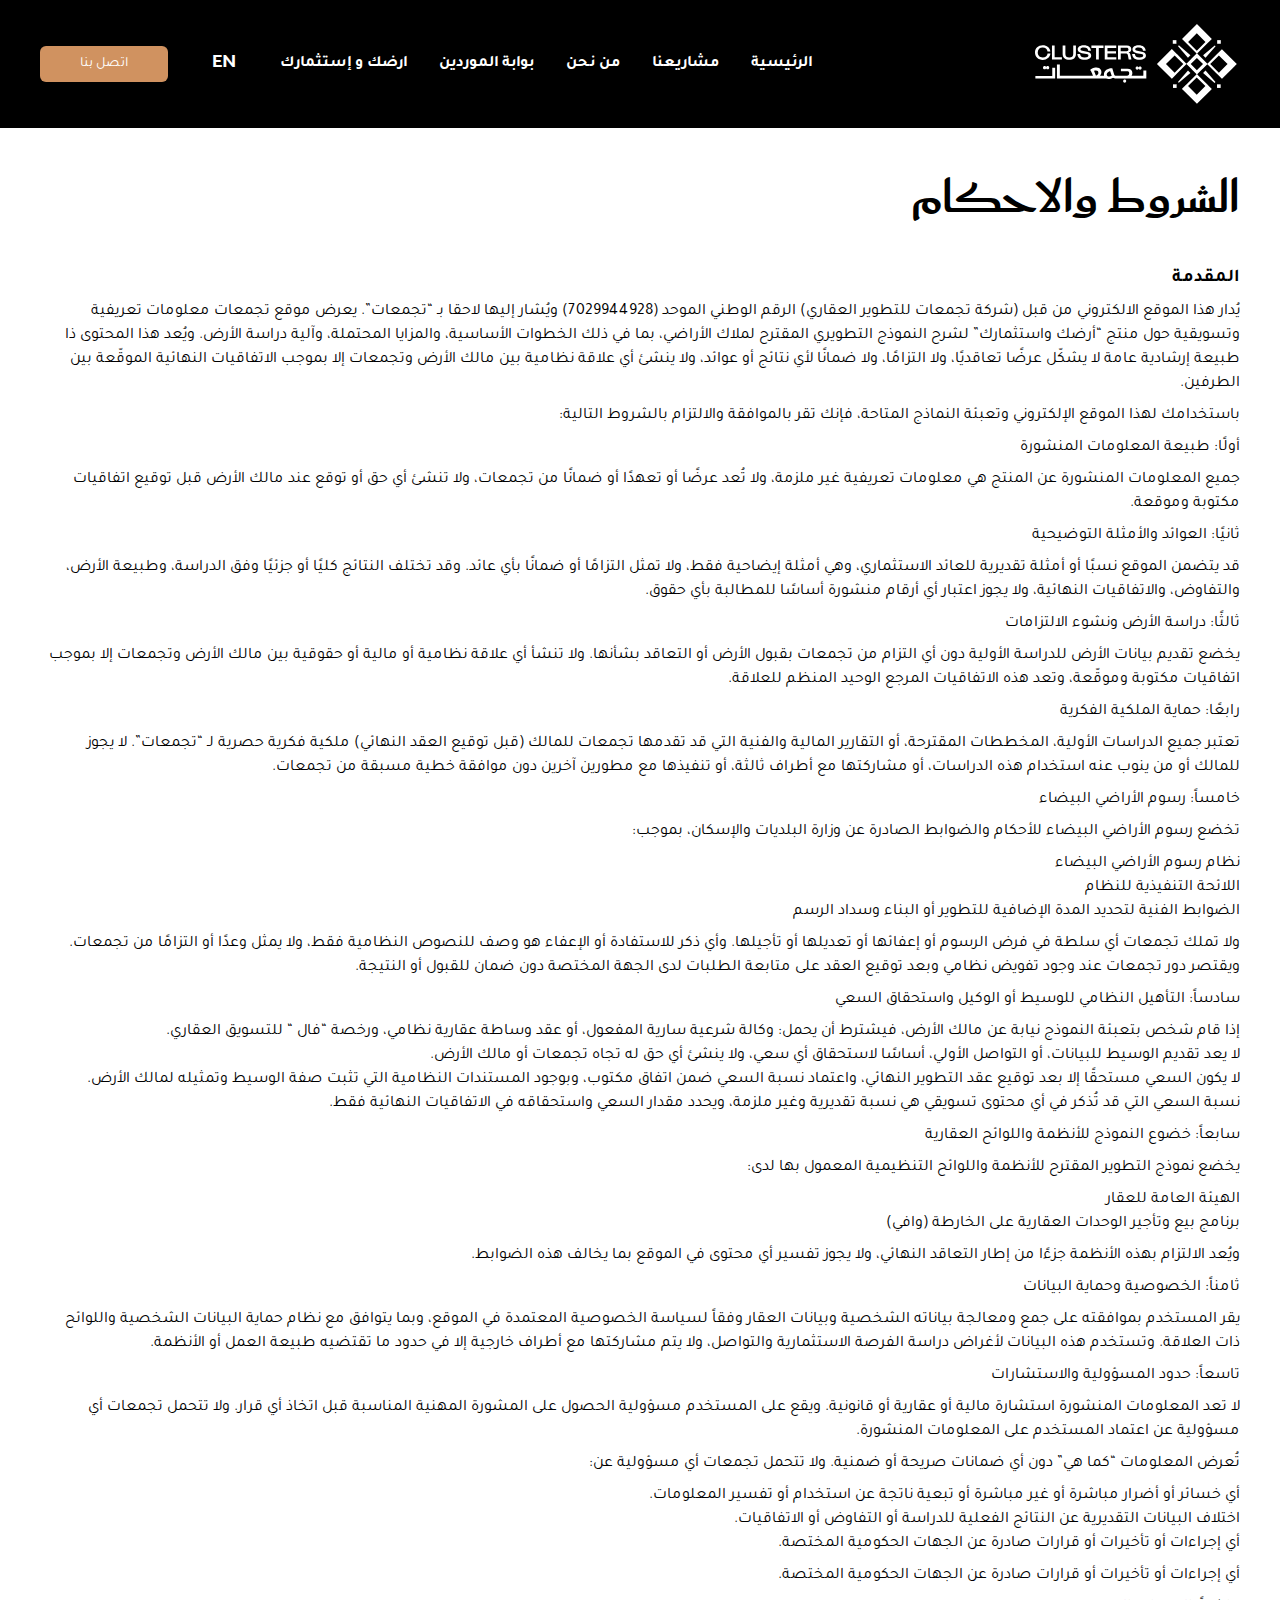
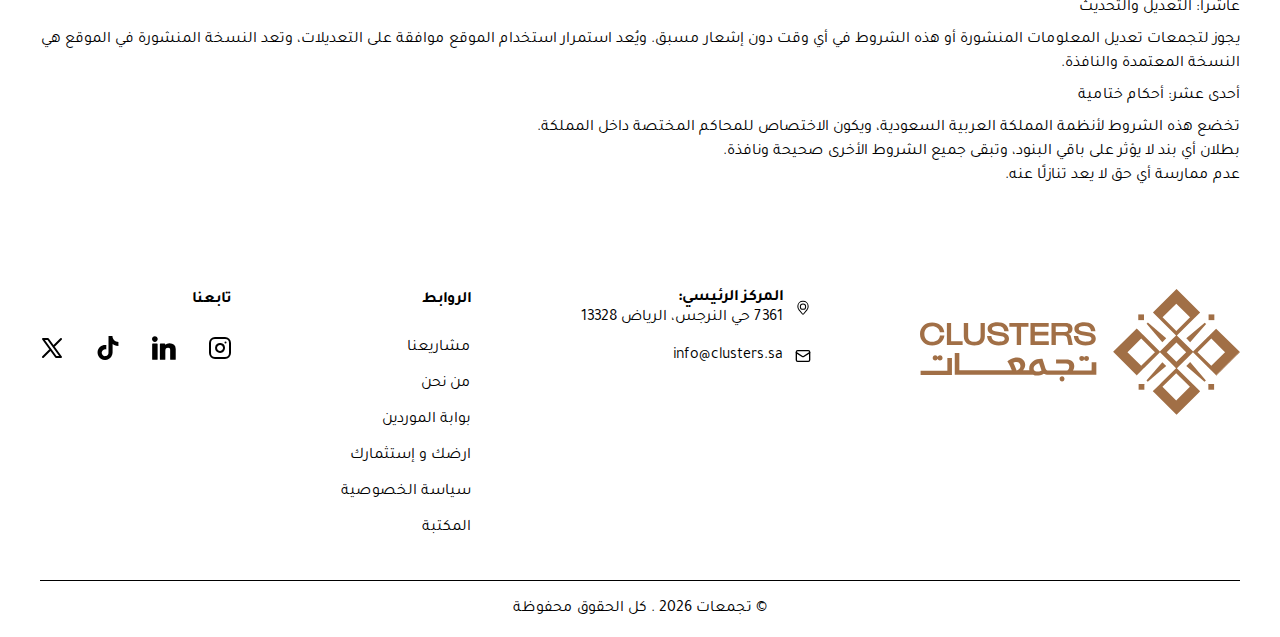
<file: terms-and-conditions.html>
<!DOCTYPE html>
<html lang="ar" dir="rtl" class="__variable_0d0fba __variable_0b42c5 font-tajawal">

<head>
    <meta charSet="utf-8" />
    <meta name="viewport" content="width=device-width, initial-scale=1" />
    <link rel="preload" href="1ebb550cd0a67fc6-s.p.woff2" as="font" crossorigin="" type="font/woff2" />
    <link rel="preload" href="2cacdbaa6380a11b-s.p.woff2" as="font" crossorigin="" type="font/woff2" />
    <link rel="preload" href="ce401babc0566bc1-s.p.woff2" as="font" crossorigin="" type="font/woff2" />
    <link rel="preload" href="dd994fbf464986f0-s.p.woff2" as="font" crossorigin="" type="font/woff2" />
    <link rel="preload" href="e97026df054cf2a3-s.p.woff2" as="font" crossorigin="" type="font/woff2" />
    <link rel="preload" href="eabccc89078a7f70-s.p.woff2" as="font" crossorigin="" type="font/woff2" />
    <link rel="preload" as="image" href="assets/images/logo.svg" />
    <link rel="preload" as="image" href="assets/images/shape.svg" />
    <link rel="preload" as="image" href="assets/images/logo-v2.svg" />
    <link rel="stylesheet" href="assets/css/main.css" data-precedence="next" />
    <link rel="preload" href="https://www.googletagmanager.com/gtm.js?id=GTM-TBT5NRJM" as="script" />
    <meta name="next-size-adjust" content="" />
    <title>مشاريع سكنية فاخرة وأسلوب حياة عصري في السعودية | تجمعات</title>
    <link rel="icon" href="assets/images/logo.svg" type="image/x-icon">
    <meta name="description"
        content="اكتشف مشاريع تجمعات السكنية الفريدة. نصمم مجتمعات تتمحور حول الإنسان ونقدم شقق فاخرة، تاون هاوس، وفلل دوبلكس تجمع بين الأصالة والحداثة. تواصل معنا لمسكن أحلامك." />
    <meta name="keywords"
        content="عقارات الرياض, فلل للبيع, شقق فاخرة, مشاريع سكنية في الرياض, شركة تطوير عقاري, شقق JX الرياض, فلل تجمعات, أفضل مطور عقاري في السعودية, شراء تاون هاوس في شمال الرياض, أسلوب حياة فاخر في الرياض" />
    <meta property="og:title" content="مشاريع سكنية فاخرة وأسلوب حياة عصري في السعودية | تجمعات" />
    <meta property="og:description"
        content="اكتشف مشاريع تجمعات السكنية الفريدة. نصمم مجتمعات تتمحور حول الإنسان ونقدم شقق فاخرة، تاون هاوس، وفلل دوبلكس تجمع بين الأصالة والحداثة. تواصل معنا لمسكن أحلامك." />
    <meta property="og:image:type" content="image/png" />
    <meta property="og:image:width" content="1200" />
    <meta property="og:image:height" content="620" />
    <meta property="og:image:alt" content="clusters" />
    <meta property="og:image" content="https://clusters.sa/opengraph-image.png?ec408cd3ed40c621" />
    <meta name="twitter:card" content="summary_large_image" />
    <meta name="twitter:title" content="مشاريع سكنية فاخرة وأسلوب حياة عصري في السعودية | تجمعات" />
    <meta name="twitter:description"
        content="اكتشف مشاريع تجمعات السكنية الفريدة. نصمم مجتمعات تتمحور حول الإنسان ونقدم شقق فاخرة، تاون هاوس، وفلل دوبلكس تجمع بين الأصالة والحداثة. تواصل معنا لمسكن أحلامك." />
    <meta name="twitter:image:type" content="image/png" />
    <meta name="twitter:image:width" content="1200" />
    <meta name="twitter:image:height" content="620" />
    <meta name="twitter:image:alt" content="clusters" />
    <meta name="twitter:image" content="https://clusters.sa/twitter-image.png?ec408cd3ed40c621" />
</head>

<body class="flex min-h-screen flex-col">
    <div id="menuOverlay" data-state="open" data-slot="sheet-overlay"
        class="hidden data-[state=open]:animate-in data-[state=closed]:animate-out data-[state=closed]:fade-out-0 data-[state=open]:fade-in-0 fixed inset-0 z-50 bg-black/50"
        style="pointer-events: auto;" data-aria-hidden="true" aria-hidden="true"></div>
    <div id="menuContent" role="dialog" id="radix-_R_3deivb_" style="z-index: 100;"
        aria-describedby="radix-_R_3deivbH2_" aria-labelledby="radix-_R_3deivbH1_" data-state="open"
        data-slot="sheet-content"
        class="bg-background hidden data-[state=open]:animate-in data-[state=closed]:animate-out fixed z-50 flex flex-col shadow-lg transition ease-in-out data-[state=closed]:duration-300 data-[state=open]:duration-500 data-[state=closed]:slide-out-to-right data-[state=open]:slide-in-from-right inset-y-0 right-0 h-full border-l sm:max-w-sm !data-[state=closed]:animate-none w-10/12 gap-0 px-4 pt-6 lg:w-64"
        tabindex="-1" style="pointer-events: auto;">
        <div data-slot="sheet-header" class="flex flex-col gap-1.5 p-4 px-0">
            <h2 class="text-foreground font-semibold text-lg font-semibold" id="radix-_R_3deivbH1_"
                data-slot="sheet-title">القائمة</h2>
        </div>
        <nav class="flex flex-col space-y-3">
            <a class="data-[active=false]:hover:text-primary data-[active=true]:text-secondary-foreground transition-colors"
                data-active="true" href="index.html">الرئيسية</a>
            <a class="data-[active=false]:hover:text-primary data-[active=true]:text-secondary-foreground transition-colors"
                data-active="false" href="projects.html">مشاريعنا</a>
            <a class="data-[active=false]:hover:text-primary data-[active=true]:text-secondary-foreground transition-colors"
                data-active="false" href="about-us.html">من نحن</a>
            <a class="data-[active=false]:hover:text-primary data-[active=true]:text-secondary-foreground transition-colors"
                data-active="false" href="suppliers.html">بوابة الموردين</a>
            <a class="data-[active=false]:hover:text-primary data-[active=true]:text-secondary-foreground transition-colors"
                data-active="false" href="land-and-investment.html">ارضك و إستثمارك</a>
        </nav>
        <label class="my-3.5 flex items-center gap-2">
            <span>
                تغير اللغة:
            </span>
            <button data-slot="button" id="langToggle"
                class="justify-center whitespace-nowrap rounded-md transition-all disabled:pointer-events-none disabled:opacity-50 [&_svg]:pointer-events-none [&_svg:not([class*='size-'])]:size-4 shrink-0 [&_svg]:shrink-0 outline-none focus-visible:border-ring focus-visible:ring-ring/50 focus-visible:ring-[3px] aria-invalid:ring-destructive/20 dark:aria-invalid:ring-destructive/40 aria-invalid:border-destructive min-h-9 p-2 has-[>svg]:px-3 px-2 flex items-center gap-2 text-lg font-bold ">
                <span class="uppercase">en</span>
            </button>
        </label>
        <a class="contacut inline-flex items-center justify-center gap-2 whitespace-nowrap rounded-md text-sm font-medium transition-all disabled:pointer-events-none disabled:opacity-50 [&_svg]:pointer-events-none [&_svg:not([class*='size-'])]:size-4 shrink-0 [&_svg]:shrink-0 outline-none focus-visible:border-ring focus-visible:ring-ring/50 focus-visible:ring-[3px] aria-invalid:ring-destructive/20 dark:aria-invalid:ring-destructive/40 aria-invalid:border-destructive bg-muted-foreground  rounded-sm  font-bold text-white min-h-9 p-2 has-[>svg]:px-3 w-fit px-10"
            href="index.html#call-us">اتصل بنا</a>
        <button id="menuCloseBtn" type="button" 
            class="ring-offset-background cursor-pointer focus:ring-ring data-[state=open]:bg-secondary absolute top-4 right-4 rounded-xs opacity-70 transition-opacity hover:opacity-100 focus:ring-2 focus:ring-offset-2 focus:outline-hidden disabled:pointer-events-none"
            fdprocessedid="8uah8">
            <svg xmlns="http://www.w3.org/2000/svg" xmlns:xlink="http://www.w3.org/1999/xlink" aria-hidden="true"
                role="img" class="iconify iconify--lucide" width="1em" height="1em" viewBox="0 0 24 24">
                <path fill="none" stroke="currentColor" stroke-linecap="round" stroke-linejoin="round" stroke-width="2"
                    d="M18 6L6 18M6 6l12 12"></path>
            </svg>
        </button>
    </div>


    <header class="z-50 w-full bg-black py-6">
        <div class="app flex w-full items-center justify-between"><a class="relative h-12 w-36 lg:h-20 lg:w-52"
                href="index.html"><img src="assets/images/logo.svg" alt="logo"
                    class="inset-0 size-full object-contain" /></a>
            <div class="hidden items-center gap-4 xl:flex">
                <nav>
                    <ul class="flex gap-8">
                        <li>
                            <a class="data-[active=false]:hover:text-primary data-[active=true]:text-secondary-foreground font-bold text-white transition-colors"
                                data-active="false" href="index.html" data-ar="الرئيسية" data-en="Home">
                                الرئيسية
                            </a>
                        </li>

                        <li>
                            <a class="data-[active=false]:hover:text-primary data-[active=true]:text-secondary-foreground font-bold text-white transition-colors"
                                data-active="false" href="projects.html" data-ar="مشاريعنا" data-en="Our Projects">
                                مشاريعنا
                            </a>
                        </li>

                        <li>
                            <a class="data-[active=false]:hover:text-primary data-[active=true]:text-secondary-foreground font-bold text-white transition-colors"
                                data-active="false" href="about-us.html" data-ar="من نحن" data-en="About Us">
                                من نحن
                            </a>
                        </li>

                        <li>
                            <a class="data-[active=false]:hover:text-primary data-[active=true]:text-secondary-foreground font-bold text-white transition-colors"
                                data-active="false" href="suppliers.html" data-ar="بوابة الموردين"
                                data-en="Suppliers Gate">
                                بوابة الموردين
                            </a>
                        </li>

                        <li>
                            <a class="data-[active=false]:hover:text-primary data-[active=true]:text-secondary-foreground font-bold text-white transition-colors"
                                data-active="false" href="land-and-investment.html" data-ar="ارضك و إستثمارك"
                                data-en="Your Land & Investment">
                                ارضك و إستثمارك
                            </a>
                        </li>
                    </ul>
                </nav>

                <button data-slot="button" id="langToggle"
                    class="justify-center whitespace-nowrap rounded-md transition-all disabled:pointer-events-none disabled:opacity-50 [&_svg]:pointer-events-none [&_svg:not([class*='size-'])]:size-4 shrink-0 [&_svg]:shrink-0 outline-none focus-visible:border-ring focus-visible:ring-ring/50 focus-visible:ring-[3px] aria-invalid:ring-destructive/20 dark:aria-invalid:ring-destructive/40 aria-invalid:border-destructive hover:bg-accent hover:text-accent-foreground dark:hover:bg-accent/50 min-h-9 p-2 has-[>svg]:px-3 px-10 flex w-14 items-center gap-2 text-xl font-bold text-white">
                    <span class="uppercase">en</span>
                </button>

                <a class="inline-flex items-center justify-center gap-2 whitespace-nowrap rounded-md text-sm font-medium transition-all disabled:pointer-events-none disabled:opacity-50 [&_svg]:pointer-events-none [&_svg:not([class*='size-'])]:size-4 shrink-0 [&_svg]:shrink-0 outline-none focus-visible:border-ring focus-visible:ring-ring/50 focus-visible:ring-[3px] aria-invalid:ring-destructive/20 dark:aria-invalid:ring-destructive/40 aria-invalid:border-destructive bg-muted-foreground rounded-sm font-bold text-white min-h-9 p-2 has-[>svg]:px-3 w-fit px-10"
                    href="index.htmlindex.html#call-us" data-ar="اتصل بنا" data-en="Contact Us">
                    اتصل بنا
                </a>
            </div>
            <div class="xl:hidden" id="menuOpenBtn"><button data-slot="sheet-trigger"
                    class="inline-flex items-center justify-center gap-2 whitespace-nowrap rounded-md text-sm font-medium transition-all disabled:pointer-events-none disabled:opacity-50 [&amp;_svg]:pointer-events-none [&amp;_svg:not([class*=&#x27;size-&#x27;])]:size-4 shrink-0 [&amp;_svg]:shrink-0 outline-none focus-visible:border-ring focus-visible:ring-ring/50 focus-visible:ring-[3px] aria-invalid:ring-destructive/20 dark:aria-invalid:ring-destructive/40 aria-invalid:border-destructive hover:bg-accent hover:text-accent-foreground dark:hover:bg-accent/50 size-9"
                    type="button" aria-haspopup="dialog" aria-expanded="false" aria-controls="radix-_R_3deivb_"
                    data-state="closed" aria-label="Open menu"><svg viewBox="0 0 31 28" fill="none"
                        xmlns="http://www.w3.org/2000/svg" class="size-6">
                        <line y1="-1.5" x2="19" y2="-1.5"
                            transform="matrix(-1 8.74228e-08 8.74228e-08 1 19.1572 3.15723)" stroke="white"
                            stroke-width="3"></line>
                        <line y1="-1.5" x2="30.3867" y2="-1.5"
                            transform="matrix(-1 -8.74228e-08 -8.74228e-08 1 30.6846 15.1533)" stroke="white"
                            stroke-width="3"></line>
                        <line y1="-1.5" x2="23" y2="-1.5"
                            transform="matrix(-1 -8.74228e-08 -8.74228e-08 1 23.1572 27.1572)" stroke="white"
                            stroke-width="3"></line>
                    </svg></button></div>
        </div>
    </header>

    <main class="app my-12 privacys">
        <h1 data-ar="الشروط والاحكام" data-en="Terms and Conditions"
            class="font-saudi mb-10 text-3xl font-bold xl:text-5xl">الشروط والاحكام</h1>
        <article class="prose-h2:text-lg space-y-2">
            <h2 style="text-align: right;"><strong data-en="the introduction" data-ar="المقدمة">المقدمة</strong></h2>
            <p data-ar="يُدار هذا الموقع الالكتروني من قبل (شركة تجمعات للتطوير العقاري) الرقم الوطني الموحد (7029944928) ويُشار إليها لاحقا بـ &#8220;تجمعات&#8221;. يعرض موقع تجمعات معلومات تعريفية وتسويقية حول منتج “أرضك واستثمارك” لشرح النموذج التطويري المقترح لملاك الأراضي، بما في ذلك الخطوات الأساسية، والمزايا المحتملة، وآلية دراسة الأرض. ويُعد هذا المحتوى ذا طبيعة إرشادية عامة لا يشكّل عرضًا تعاقديًا، ولا التزامًا، ولا ضمانًا لأي نتائج أو عوائد، ولا ينشئ أي علاقة نظامية بين مالك الأرض وتجمعات إلا بموجب الاتفاقيات النهائية الموقّعة بين الطرفين."
                data-en="This website is managed by (Tajamma'at Real Estate Development Company) Unified National Number (7029944928), hereinafter referred to as 'Tajamma'at'. The Tajamma'at website displays informational and marketing content about the 'Your Land, Your Investment' product to explain the proposed development model for landowners, including basic steps, potential benefits, and the land study mechanism. This content is for general guidance only and does not constitute a contractual offer, commitment, or guarantee of any results or returns, nor does it establish any formal relationship between the landowner and Tajamma'at except under the final signed agreements between the two parties."
                style="text-align: right;">يُدار هذا الموقع الالكتروني من قبل (شركة تجمعات للتطوير العقاري) الرقم الوطني
                الموحد (7029944928) ويُشار إليها لاحقا بـ &#8220;تجمعات&#8221;. يعرض موقع تجمعات معلومات تعريفية
                وتسويقية حول منتج “أرضك واستثمارك” لشرح النموذج التطويري المقترح لملاك الأراضي، بما في ذلك الخطوات
                الأساسية، والمزايا المحتملة، وآلية دراسة الأرض. ويُعد هذا المحتوى ذا طبيعة إرشادية عامة لا يشكّل عرضًا
                تعاقديًا، ولا التزامًا، ولا ضمانًا لأي نتائج أو عوائد، ولا ينشئ أي علاقة نظامية بين مالك الأرض وتجمعات
                إلا بموجب الاتفاقيات النهائية الموقّعة بين الطرفين.</p>
            <p data-ar="باستخدامك لهذا الموقع الإلكتروني وتعبئة النماذج المتاحة، فإنك تقر بالموافقة والالتزام بالشروط التالية:"
                data-en="By using this website and filling out the available forms, you acknowledge your agreement and commitment to the following terms:"
                style="text-align: right;">باستخدامك لهذا الموقع الإلكتروني وتعبئة النماذج المتاحة، فإنك تقر بالموافقة
                والالتزام بالشروط التالية:</p>

            <p data-ar="أولًا: طبيعة المعلومات المنشورة" data-en="First: Nature of Published Information"
                style="text-align: right;"><strong>أولًا: طبيعة المعلومات المنشورة</strong></p>
            <p data-ar="جميع المعلومات المنشورة عن المنتج هي معلومات تعريفية غير ملزمة، ولا تُعد عرضًا أو تعهدًا أو ضمانًا من تجمعات، ولا تنشئ أي حق أو توقع عند مالك الأرض قبل توقيع اتفاقيات مكتوبة وموقعة."
                data-en="All published information about the product is non-binding informational content. It does not constitute an offer, promise, or guarantee from Tajamma'at, and it does not create any rights or expectations for the landowner before signing written and executed agreements."
                style="text-align: right;">جميع المعلومات المنشورة عن المنتج هي معلومات تعريفية غير ملزمة، ولا تُعد
                عرضًا أو تعهدًا أو ضمانًا من تجمعات، ولا تنشئ أي حق أو توقع عند مالك الأرض قبل توقيع اتفاقيات مكتوبة
                وموقعة.</p>

            <p data-ar="ثانيًا: العوائد والأمثلة التوضيحية" data-en="Second: Returns and Illustrative Examples"
                style="text-align: right;"><strong>ثانيًا: العوائد والأمثلة التوضيحية</strong></p>
            <p data-ar="قد يتضمن الموقع نسبًا أو أمثلة تقديرية للعائد الاستثماري، وهي أمثلة إيضاحية فقط، ولا تمثل التزامًا أو ضمانًا بأي عائد. وقد تختلف النتائج كليًا أو جزئيًا وفق الدراسة، وطبيعة الأرض، والتفاوض، والاتفاقيات النهائية، ولا يجوز اعتبار أي أرقام منشورة أساسًا للمطالبة بأي حقوق."
                data-en="The site may include percentages or estimated examples of investment returns. These are illustrative examples only and do not represent a commitment or guarantee of any return. Results may vary completely or partially based on the study, land characteristics, negotiation, and final agreements. No published figures should be considered a basis for claiming any rights."
                style="text-align: right;">قد يتضمن الموقع نسبًا أو أمثلة تقديرية للعائد الاستثماري، وهي أمثلة إيضاحية
                فقط، ولا تمثل التزامًا أو ضمانًا بأي عائد. وقد تختلف النتائج كليًا أو جزئيًا وفق الدراسة، وطبيعة الأرض،
                والتفاوض، والاتفاقيات النهائية، ولا يجوز اعتبار أي أرقام منشورة أساسًا للمطالبة بأي حقوق.</p>

            <p data-ar="ثالثًا: دراسة الأرض ونشوء الالتزامات" data-en="Third: Land Study and Creation of Obligations"
                style="text-align: right;"><strong>ثالثًا: دراسة الأرض ونشوء الالتزامات</strong></p>
            <p data-ar="يخضع تقديم بيانات الأرض للدراسة الأولية دون أي التزام من تجمعات بقبول الأرض أو التعاقد بشأنها. ولا تنشأ أي علاقة نظامية أو مالية أو حقوقية بين مالك الأرض وتجمعات إلا بموجب اتفاقيات مكتوبة وموقّعة، وتعد هذه الاتفاقيات المرجع الوحيد المنظم للعلاقة."
                data-en="The submission of land data for preliminary study is subject to no commitment from Tajamma'at to accept the land or contract regarding it. No formal, financial, or legal relationship arises between the landowner and Tajamma'at except under written and signed agreements. These agreements are considered the sole reference governing the relationship."
                style="text-align: right;">يخضع تقديم بيانات الأرض للدراسة الأولية دون أي التزام من تجمعات بقبول الأرض
                أو التعاقد بشأنها. ولا تنشأ أي علاقة نظامية أو مالية أو حقوقية بين مالك الأرض وتجمعات إلا بموجب اتفاقيات
                مكتوبة وموقّعة، وتعد هذه الاتفاقيات المرجع الوحيد المنظم للعلاقة.</p>

            <p data-ar="رابعًا: حماية الملكية الفكرية" data-en="Fourth: Intellectual Property Protection"
                style="text-align: right;"><strong>رابعًا: حماية الملكية الفكرية</strong></p>
            <p data-ar="تعتبر جميع الدراسات الأولية، المخططات المقترحة، أو التقارير المالية والفنية التي قد تقدمها تجمعات للمالك (قبل توقيع العقد النهائي) ملكية فكرية حصرية لـ &#8220;تجمعات&#8221;. لا يجوز للمالك أو من ينوب عنه استخدام هذه الدراسات، أو مشاركتها مع أطراف ثالثة، أو تنفيذها مع مطورين آخرين دون موافقة خطية مسبقة من تجمعات."
                data-en="All preliminary studies, proposed plans, or financial and technical reports that Tajamma'at may provide to the owner (prior to signing the final contract) are exclusive intellectual property of 'Tajamma'at'. The owner or their representative may not use these studies, share them with third parties, or implement them with other developers without prior written consent from Tajamma'at."
                style="text-align: right;">تعتبر جميع الدراسات الأولية، المخططات المقترحة، أو التقارير المالية والفنية
                التي قد تقدمها تجمعات للمالك (قبل توقيع العقد النهائي) ملكية فكرية حصرية لـ &#8220;تجمعات&#8221;. لا
                يجوز للمالك أو من ينوب عنه استخدام هذه الدراسات، أو مشاركتها مع أطراف ثالثة، أو تنفيذها مع مطورين آخرين
                دون موافقة خطية مسبقة من تجمعات.</p>

            <p data-ar="خامساً: رسوم الأراضي البيضاء" data-en="Fifth: White Land Fees" style="text-align: right;">
                <strong>خامساً: رسوم الأراضي البيضاء</strong></p>
            <p data-ar="تخضع رسوم الأراضي البيضاء للأحكام والضوابط الصادرة عن وزارة البلديات والإسكان، بموجب:"
                data-en="White land fees are subject to the provisions and controls issued by the Ministry of Municipal and Rural Affairs and Housing, pursuant to:"
                style="text-align: right;">تخضع رسوم الأراضي البيضاء للأحكام والضوابط الصادرة عن وزارة البلديات
                والإسكان، بموجب:</p>
            <ul style="text-align: right;">
                <li data-ar="نظام رسوم الأراضي البيضاء" data-en="White Land Fees System">نظام رسوم الأراضي البيضاء</li>
                <li data-ar="اللائحة التنفيذية للنظام" data-en="Executive Regulations of the System">اللائحة التنفيذية
                    للنظام</li>
                <li data-ar="الضوابط الفنية لتحديد المدة الإضافية للتطوير أو البناء وسداد الرسم"
                    data-en="Technical Controls for Determining the Additional Period for Development or Construction and Payment of the Fee">
                    الضوابط الفنية لتحديد المدة الإضافية للتطوير أو البناء وسداد الرسم</li>
            </ul>
            <p data-ar="ولا تملك تجمعات أي سلطة في فرض الرسوم أو إعفائها أو تعديلها أو تأجيلها. وأي ذكر للاستفادة أو الإعفاء هو وصف للنصوص النظامية فقط، ولا يمثل وعدًا أو التزامًا من تجمعات. ويقتصر دور تجمعات عند وجود تفويض نظامي وبعد توقيع العقد على متابعة الطلبات لدى الجهة المختصة دون ضمان للقبول أو النتيجة."
                data-en="Tajamma'at has no authority to impose, exempt, modify, or postpone these fees. Any mention of benefit or exemption is merely a description of statutory texts and does not represent a promise or commitment from Tajamma'at. Tajamma'at's role, when there is a legal mandate and after signing the contract, is limited to following up on requests with the competent authority without guarantee of acceptance or outcome."
                style="text-align: right;">ولا تملك تجمعات أي سلطة في فرض الرسوم أو إعفائها أو تعديلها أو تأجيلها. وأي
                ذكر للاستفادة أو الإعفاء هو وصف للنصوص النظامية فقط، ولا يمثل وعدًا أو التزامًا من تجمعات. ويقتصر دور
                تجمعات عند وجود تفويض نظامي وبعد توقيع العقد على متابعة الطلبات لدى الجهة المختصة دون ضمان للقبول أو
                النتيجة.</p>

            <p data-ar="سادساً: التأهيل النظامي للوسيط أو الوكيل واستحقاق السعي"
                data-en="Sixth: Regulatory Qualification of the Broker or Agent and Commission Entitlement"
                style="text-align: right;"><strong>سادساً: التأهيل النظامي للوسيط أو الوكيل واستحقاق السعي</strong></p>
            <ol style="text-align: right;">
                <li data-ar="إذا قام شخص بتعبئة النموذج نيابة عن مالك الأرض، فيشترط أن يحمل: وكالة شرعية سارية المفعول، أو عقد وساطة عقارية نظامي، ورخصة &#8220;فال “ للتسويق العقاري."
                    data-en="If a person fills out the form on behalf of the landowner, they must hold: A legally valid power of attorney, or A formal real estate brokerage contract, and A 'Fale' license for real estate marketing.">
                    إذا قام شخص بتعبئة النموذج نيابة عن مالك الأرض، فيشترط أن يحمل:<br />وكالة شرعية سارية المفعول،
                    أو<br />• عقد وساطة عقارية نظامي،<br />• ورخصة &#8220;فال “ للتسويق العقاري.</li>
                <li data-ar="لا يعد تقديم الوسيط للبيانات، أو التواصل الأولي، أساسًا لاستحقاق أي سعي، ولا ينشئ أي حق له تجاه تجمعات أو مالك الأرض."
                    data-en="The broker's submission of data or initial communication does not constitute a basis for entitlement to any commission, nor does it create any right for them against Tajamma'at or the landowner.">
                    لا يعد تقديم الوسيط للبيانات، أو التواصل الأولي، أساسًا لاستحقاق أي سعي، ولا ينشئ أي حق له تجاه
                    تجمعات أو مالك الأرض.</li>
                <li data-ar="لا يكون السعي مستحقًا إلا بعد توقيع عقد التطوير النهائي، واعتماد نسبة السعي ضمن اتفاق مكتوب، وبوجود المستندات النظامية التي تثبت صفة الوسيط وتمثيله لمالك الأرض."
                    data-en="Commission is only due after signing the final development contract, approving the commission percentage within a written agreement, and with the presence of official documents proving the broker's status and representation of the landowner.">
                    لا يكون السعي مستحقًا إلا بعد توقيع عقد التطوير النهائي، واعتماد نسبة السعي ضمن اتفاق مكتوب، وبوجود
                    المستندات النظامية التي تثبت صفة الوسيط وتمثيله لمالك الأرض.</li>
                <li data-ar="نسبة السعي التي قد تُذكر في أي محتوى تسويقي هي نسبة تقديرية وغير ملزمة، ويحدد مقدار السعي واستحقاقه في الاتفاقيات النهائية فقط."
                    data-en="The commission percentage that may be mentioned in any marketing content is an estimated and non-binding percentage. The amount and entitlement of the commission are determined solely in the final agreements.">
                    نسبة السعي التي قد تُذكر في أي محتوى تسويقي هي نسبة تقديرية وغير ملزمة، ويحدد مقدار السعي واستحقاقه
                    في الاتفاقيات النهائية فقط.</li>
            </ol>

            <p data-ar="سابعاً: خضوع النموذج للأنظمة واللوائح العقارية"
                data-en="Seventh: Subjection of the Model to Real Estate Regulations and Bylaws"
                style="text-align: right;"><strong>سابعاً: خضوع النموذج للأنظمة واللوائح العقارية</strong></p>
            <p data-ar="يخضع نموذج التطوير المقترح للأنظمة واللوائح التنظيمية المعمول بها لدى:"
                data-en="The proposed development model is subject to the applicable regulations and regulatory bylaws of:"
                style="text-align: right;">يخضع نموذج التطوير المقترح للأنظمة واللوائح التنظيمية المعمول بها لدى:</p>
            <ul style="text-align: right;">
                <li data-ar="الهيئة العامة للعقار" data-en="General Real Estate Authority"><strong>الهيئة العامة
                        للعقار</strong></li>
                <li data-ar="برنامج بيع وتأجير الوحدات العقارية على الخارطة (وافي)"
                    data-en="Off-Plan Sale and Rental Program (Wafi)"><strong>برنامج بيع وتأجير الوحدات العقارية على
                        الخارطة (وافي)</strong></li>
            </ul>
            <p data-ar="ويُعد الالتزام بهذه الأنظمة جزءًا من إطار التعاقد النهائي، ولا يجوز تفسير أي محتوى في الموقع بما يخالف هذه الضوابط."
                data-en="Compliance with these regulations is part of the final contractual framework. No content on the site may be interpreted in violation of these controls."
                style="text-align: right;">ويُعد الالتزام بهذه الأنظمة جزءًا من إطار التعاقد النهائي، ولا يجوز تفسير أي
                محتوى في الموقع بما يخالف هذه الضوابط.</p>

            <p data-ar="ثامناً: الخصوصية وحماية البيانات" data-en="Eighth: Privacy and Data Protection"
                style="text-align: right;"><strong>ثامناً: الخصوصية وحماية البيانات</strong></p>
            <p data-ar="يقر المستخدم بموافقته على جمع ومعالجة بياناته الشخصية وبيانات العقار وفقاً لسياسة الخصوصية المعتمدة في الموقع، وبما يتوافق مع نظام حماية البيانات الشخصية واللوائح ذات العلاقة. وتستخدم هذه البيانات لأغراض دراسة الفرصة الاستثمارية والتواصل، ولا يتم مشاركتها مع أطراف خارجية إلا في حدود ما تقتضيه طبيعة العمل أو الأنظمة."
                data-en="The user acknowledges their consent to the collection and processing of their personal data and property data in accordance with the privacy policy adopted on the site and in compliance with the Personal Data Protection Law and related regulations. This data is used for the purposes of studying the investment opportunity and communication, and is not shared with external parties except within the limits required by the nature of the work or regulations."
                style="text-align: right;">يقر المستخدم بموافقته على جمع ومعالجة بياناته الشخصية وبيانات العقار وفقاً
                لسياسة الخصوصية المعتمدة في الموقع، وبما يتوافق مع نظام حماية البيانات الشخصية واللوائح ذات العلاقة.
                وتستخدم هذه البيانات لأغراض دراسة الفرصة الاستثمارية والتواصل، ولا يتم مشاركتها مع أطراف خارجية إلا في
                حدود ما تقتضيه طبيعة العمل أو الأنظمة.</p>

            <p data-ar="تاسعاً: حدود المسؤولية والاستشارات" data-en="Ninth: Limitations of Liability and Consultations"
                style="text-align: right;"><strong>تاسعاً: حدود المسؤولية والاستشارات</strong></p>
            <p data-ar="لا تعد المعلومات المنشورة استشارة مالية أو عقارية أو قانونية. ويقع على المستخدم مسؤولية الحصول على المشورة المهنية المناسبة قبل اتخاذ أي قرار. ولا تتحمل تجمعات أي مسؤولية عن اعتماد المستخدم على المعلومات المنشورة."
                data-en="The published information does not constitute financial, real estate, or legal advice. The user is responsible for obtaining appropriate professional advice before making any decision. Tajamma'at bears no responsibility for the user's reliance on the published information."
                style="text-align: right;">لا تعد المعلومات المنشورة استشارة مالية أو عقارية أو قانونية. ويقع على
                المستخدم مسؤولية الحصول على المشورة المهنية المناسبة قبل اتخاذ أي قرار. ولا تتحمل تجمعات أي مسؤولية عن
                اعتماد المستخدم على المعلومات المنشورة.</p>
            <p data-ar="تُعرض المعلومات “كما هي” دون أي ضمانات صريحة أو ضمنية. ولا تتحمل تجمعات أي مسؤولية عن:"
                data-en="Information is presented 'as is' without any express or implied warranties. Tajamma'at bears no responsibility for:"
                style="text-align: right;">تُعرض المعلومات “كما هي” دون أي ضمانات صريحة أو ضمنية. ولا تتحمل تجمعات أي
                مسؤولية عن:</p>
            <ul>
                <li data-ar="أي خسائر أو أضرار مباشرة أو غير مباشرة أو تبعية ناتجة عن استخدام أو تفسير المعلومات."
                    data-en="Any direct, indirect, or consequential losses or damages resulting from the use or interpretation of the information."
                    style="text-align: right;">أي خسائر أو أضرار مباشرة أو غير مباشرة أو تبعية ناتجة عن استخدام أو تفسير
                    المعلومات.</li>
                <li data-ar="اختلاف البيانات التقديرية عن النتائج الفعلية للدراسة أو التفاوض أو الاتفاقيات."
                    data-en="Differences between estimated data and the actual results of the study, negotiation, or agreements."
                    style="text-align: right;">اختلاف البيانات التقديرية عن النتائج الفعلية للدراسة أو التفاوض أو
                    الاتفاقيات.</li>
                <li data-ar="أي إجراءات أو تأخيرات أو قرارات صادرة عن الجهات الحكومية المختصة."
                    data-en="Any actions, delays, or decisions issued by the relevant government authorities."
                    style="text-align: right;">أي إجراءات أو تأخيرات أو قرارات صادرة عن الجهات الحكومية المختصة.</li>
            </ul>
            <ul style="text-align: right;">
                <li data-ar="أي إجراءات أو تأخيرات أو قرارات صادرة عن الجهات الحكومية المختصة."
                    data-en="Any actions, delays, or decisions issued by the relevant government authorities.">أي
                    إجراءات أو تأخيرات أو قرارات صادرة عن الجهات الحكومية المختصة.</li>
            </ul>

            <p data-ar="عاشراً: التعديل والتحديث" data-en="Tenth: Modification and Update" style="text-align: right;">
                <strong>عاشراً: التعديل والتحديث</strong></p>
            <p data-ar="يجوز لتجمعات تعديل المعلومات المنشورة أو هذه الشروط في أي وقت دون إشعار مسبق. ويُعد استمرار استخدام الموقع موافقة على التعديلات، وتعد النسخة المنشورة في الموقع هي النسخة المعتمدة والنافذة."
                data-en="Tajamma'at may modify the published information or these terms at any time without prior notice. Continued use of the site constitutes acceptance of the modifications, and the version published on the site is considered the approved and effective version."
                style="text-align: right;">يجوز لتجمعات تعديل المعلومات المنشورة أو هذه الشروط في أي وقت دون إشعار مسبق.
                ويُعد استمرار استخدام الموقع موافقة على التعديلات، وتعد النسخة المنشورة في الموقع هي النسخة المعتمدة
                والنافذة.</p>

            <p data-ar="أحدى عشر: أحكام ختامية" data-en="Eleventh: Final Provisions" style="text-align: right;">
                <strong>أحدى عشر: أحكام ختامية</strong></p>
            <ol>
                <li data-ar="تخضع هذه الشروط لأنظمة المملكة العربية السعودية، ويكون الاختصاص للمحاكم المختصة داخل المملكة."
                    data-en="These terms are subject to the laws of the Kingdom of Saudi Arabia, and jurisdiction shall be with the competent courts within the Kingdom."
                    style="text-align: right;">تخضع هذه الشروط لأنظمة المملكة العربية السعودية، ويكون الاختصاص للمحاكم
                    المختصة داخل المملكة.</li>
                <li data-ar="بطلان أي بند لا يؤثر على باقي البنود، وتبقى جميع الشروط الأخرى صحيحة ونافذة."
                    data-en="The invalidity of any clause does not affect the remaining clauses, and all other terms remain valid and effective."
                    style="text-align: right;">بطلان أي بند لا يؤثر على باقي البنود، وتبقى جميع الشروط الأخرى صحيحة
                    ونافذة.</li>
                <li data-ar="عدم ممارسة أي حق لا يعد تنازلًا عنه."
                    data-en="Failure to exercise any right shall not be deemed a waiver thereof."
                    style="text-align: right;">عدم ممارسة أي حق لا يعد تنازلًا عنه.</li>
            </ol>
        </article>
    </main>

    <footer class="app mt-13 flex flex-col gap-10 lg:flex-row lg:flex-wrap lg:justify-between">
        <a href="index.html" class="relative h-32 w-xs max-w-full"><img src="assets/images/logo-v2.svg" alt="logo"
                class="absolute inset-0 size-full object-contain" /></a>
        <div class="flex flex-col gap-4">
            <div class="flex items-center gap-3"> <svg xmlns="http://www.w3.org/2000/svg"
                    xmlns:xlink="http://www.w3.org/1999/xlink" aria-hidden="true" role="img"
                    class="iconify iconify--basil size-4" width="1em" height="1em" viewBox="0 0 24 24">
                    <g fill="currentColor" fill-rule="evenodd" clip-rule="evenodd">
                        <path
                            d="M7.25 10a4.75 4.75 0 1 1 9.5 0a4.75 4.75 0 0 1-9.5 0M12 6.75a3.25 3.25 0 1 0 0 6.5a3.25 3.25 0 0 0 0-6.5">
                        </path>
                        <path
                            d="M3.524 8.857a8.29 8.29 0 0 1 8.26-7.607h.432a8.29 8.29 0 0 1 8.26 7.607a8.94 8.94 0 0 1-1.99 6.396l-4.793 5.861a2.187 2.187 0 0 1-3.386 0l-4.793-5.861a8.94 8.94 0 0 1-1.99-6.396m8.26-6.107A6.79 6.79 0 0 0 5.02 8.98a7.44 7.44 0 0 0 1.656 5.323l4.793 5.862a.687.687 0 0 0 1.064 0l4.793-5.862A7.44 7.44 0 0 0 18.98 8.98a6.79 6.79 0 0 0-6.765-6.23z">
                        </path>
                    </g>
                </svg>
                <div class="leading-5 [&>span]:block">
                    <span data-ar="المركز الرئيسي:" data-en="Head Office:" class="font-bold">
                        المركز الرئيسي:
                    </span>
                    <span data-ar="7361 حي النرجس، الرياض 13328" data-en="7361 Al Narjis District, Riyadh 13328">
                        7361 حي النرجس، الرياض 13328
                    </span>
                </div>

            </div>
            <div class="flex items-center gap-3"> <svg xmlns="http://www.w3.org/2000/svg"
                    xmlns:xlink="http://www.w3.org/1999/xlink" aria-hidden="true" role="img"
                    class="iconify iconify--lucide size-4" width="1em" height="1em" viewBox="0 0 24 24">
                    <g fill="none" stroke="currentColor" stroke-linecap="round" stroke-linejoin="round"
                        stroke-width="2">
                        <path d="m22 7l-8.991 5.727a2 2 0 0 1-2.009 0L2 7"></path>
                        <rect width="20" height="16" x="2" y="4" rx="2"></rect>
                    </g>
                </svg><span>info@clusters.sa</span></div>
        </div>
        <div>
            <span class="font-bold" data-ar="الروابط" data-en="Links">
                الروابط
            </span>

            <ul class="mt-6 flex flex-col gap-3">
                <li>
                    <a href="projects.html" data-ar="مشاريعنا" data-en="Our Projects">
                        مشاريعنا
                    </a>
                </li>

                <li>
                    <a href="about-us.html" data-ar="من نحن" data-en="About Us">
                        من نحن
                    </a>
                </li>

                <li>
                    <a href="suppliers.html" data-ar="بوابة الموردين" data-en="Suppliers Gate">
                        بوابة الموردين
                    </a>
                </li>

                <li>
                    <a href="land-and-investment.html" data-ar="ارضك و إستثمارك" data-en="Your Land & Investment">
                        ارضك و إستثمارك
                    </a>
                </li>

                <li>
                    <a href="privacy-policy.html" data-ar="سياسة الخصوصية" data-en="Privacy Policy">
                        سياسة الخصوصية
                    </a>
                </li>

                <li>
                    <a href="library.html" data-ar="المكتبة" data-en="Library">
                        المكتبة
                    </a>
                </li>
            </ul>
        </div>

        <div><span class="font-bold" data-ar="تابعنا" data-en="Follow Us">تابعنا</span>
            <ul class="mt-6 flex gap-8">
                <li><a href="https://www.instagram.com/Clusters_ksa" target="_blank" aria-label="instagram url"><svg
                            xmlns="http://www.w3.org/2000/svg" class="size-6" viewBox="0 0 24 24">
                            <g fill="none" stroke="currentColor" stroke-linecap="round" stroke-linejoin="round"
                                stroke-width="2">
                                <rect width="20" height="20" x="2" y="2" rx="5" ry="5"></rect>
                                <path d="M16 11.37A4 4 0 1 1 12.63 8A4 4 0 0 1 16 11.37zm1.5-4.87h.01"></path>
                            </g>
                        </svg></a></li>
                <li><a href="https://www.linkedin.com/company/clusters-realestate-development-co-/" target="_blank"
                        aria-label="linkedin url"><svg xmlns="http://www.w3.org/2000/svg" class="size-6"
                            viewBox="0 0 432 432">
                            <path fill="currentColor"
                                d="M319 221.5q-8-10.5-30-10.5q-27 0-38 16t-11 45v146q0 5-3 8t-8 3h-76q-4 0-7.5-3t-3.5-8V148q0-4 3.5-7.5t7.5-3.5h74q4 0 6.5 2t3.5 6v5q1 2 1 7q28-27 76-27q53 0 83 27t30 79v182q0 5-3.5 8t-7.5 3h-78q-4 0-7.5-3t-3.5-8V254q0-22-8-32.5zM88 91.5Q73 107 51.5 107T15 91.5t-15-37T15 18T51.5 3T88 18t15 36.5t-15 37zm13 56.5v270q0 5-3.5 8t-7.5 3H14q-5 0-8-3t-3-8V148q0-4 3-7.5t8-3.5h76q4 0 7.5 3.5t3.5 7.5z">
                            </path>
                        </svg></a></li>
                <li><a href="https://www.tiktok.com/@clusters_ksa" target="_blank" aria-label="tiktok url"><svg
                            xmlns="http://www.w3.org/2000/svg" class="size-6" viewBox="0 0 24 24">
                            <path fill="currentColor"
                                d="M12.525.02c1.31-.02 2.61-.01 3.91-.02c.08 1.53.63 3.09 1.75 4.17c1.12 1.11 2.7 1.62 4.24 1.79v4.03c-1.44-.05-2.89-.35-4.2-.97c-.57-.26-1.1-.59-1.62-.93c-.01 2.92.01 5.84-.02 8.75c-.08 1.4-.54 2.79-1.35 3.94c-1.31 1.92-3.58 3.17-5.91 3.21c-1.43.08-2.86-.31-4.08-1.03c-2.02-1.19-3.44-3.37-3.65-5.71c-.02-.5-.03-1-.01-1.49c.18-1.9 1.12-3.72 2.58-4.96c1.66-1.44 3.98-2.13 6.15-1.72c.02 1.48-.04 2.96-.04 4.44c-.99-.32-2.15-.23-3.02.37c-.63.41-1.11 1.04-1.36 1.75c-.21.51-.15 1.07-.14 1.61c.24 1.64 1.82 3.02 3.5 2.87c1.12-.01 2.19-.66 2.77-1.61c.19-.33.4-.67.41-1.06c.1-1.79.06-3.57.07-5.36c.01-4.03-.01-8.05.02-12.07z">
                            </path>
                        </svg></a></li>
                <li><a href="https://x.com/Clusters_KSA" target="_blank" aria-label="x url"><svg
                            xmlns="http://www.w3.org/2000/svg" class="size-6" viewBox="0 0 24 24">
                            <path fill="none" stroke="currentColor" stroke-linecap="round" stroke-linejoin="round"
                                stroke-width="2" d="m3 21l7.5-7.5m3-3L21 3M8 3H3l13 18h5Z"></path>
                        </svg></a></li>
            </ul>
        </div>
        <div class="basis-full border-t border-black p-4 text-center"><span
                data-en="© 2025 Clusters. All right reserved." data-ar="© تجمعات 2026 . كل الحقوق محفوظة">© تجمعات 2026
                . كل الحقوق محفوظة</span>
        </div>
    </footer>

    <script src="assets/js/lang.js"></script>


</body>

</html>
</file>
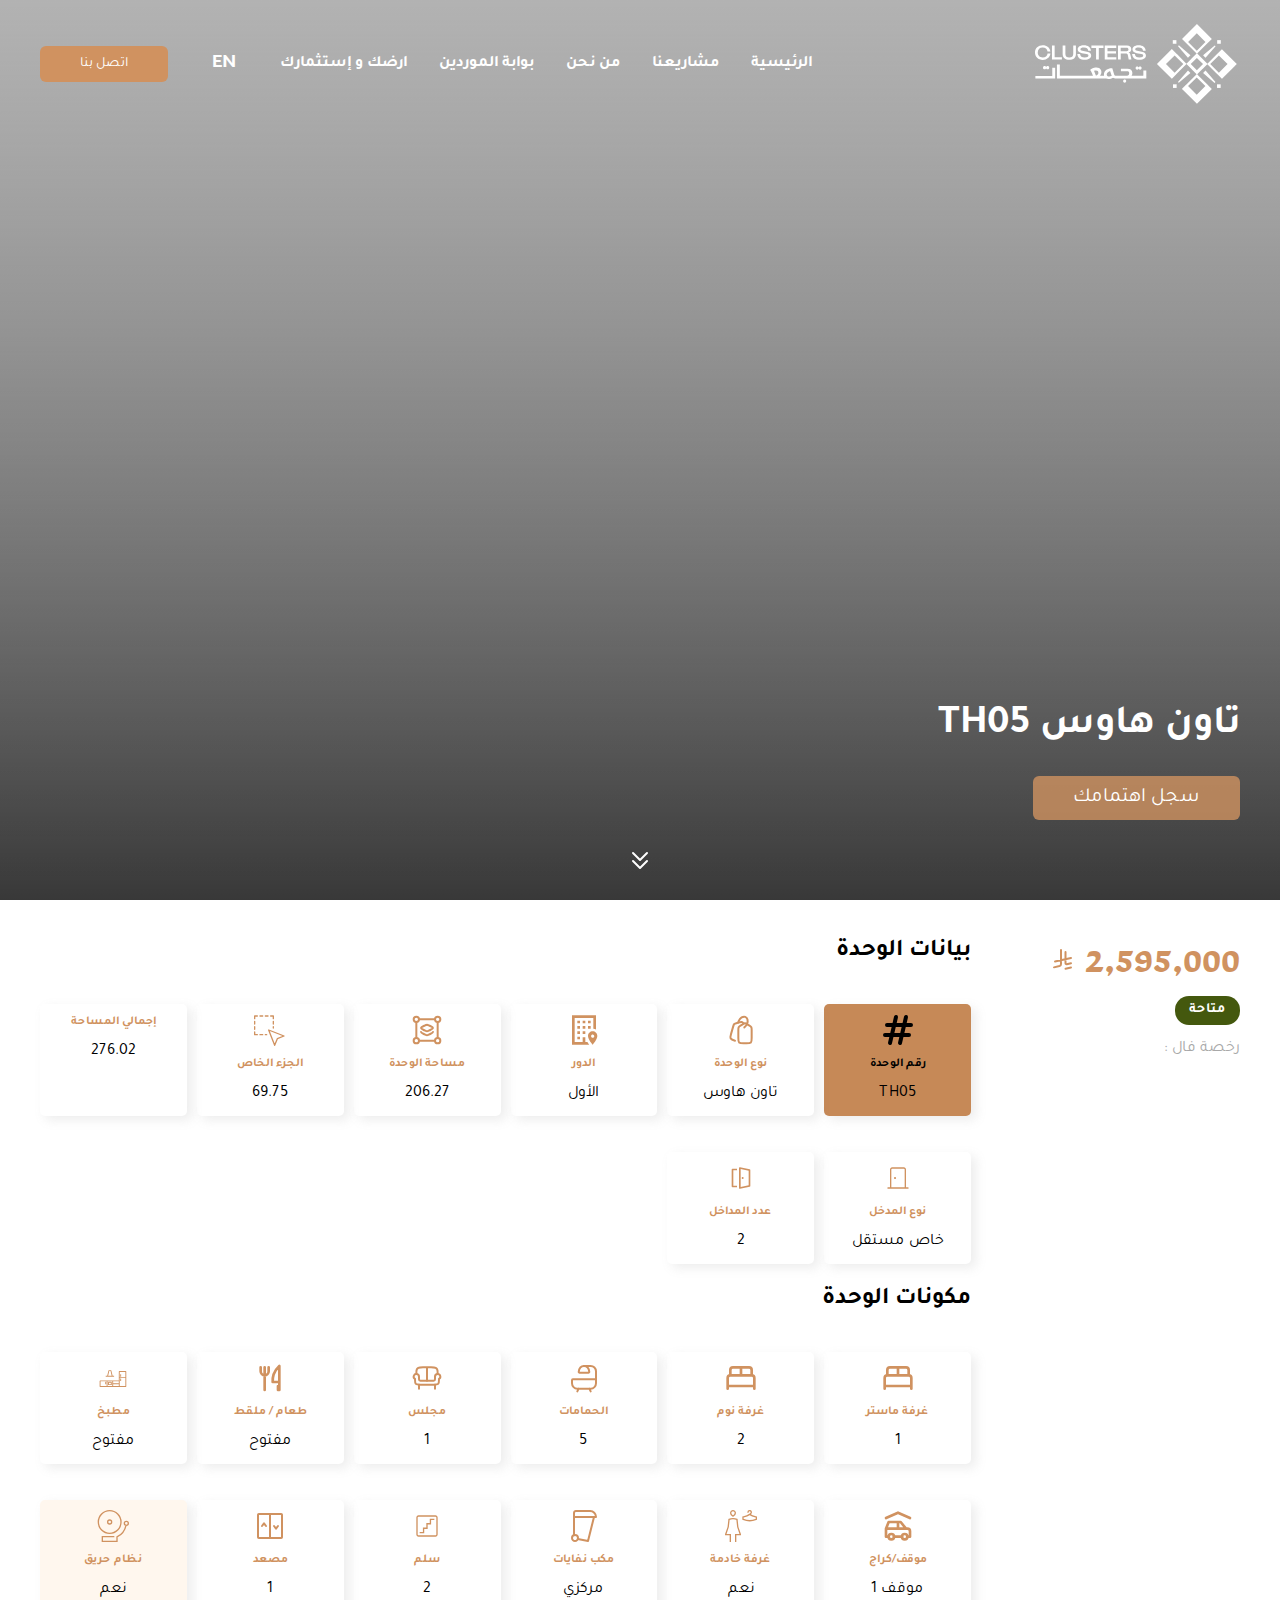
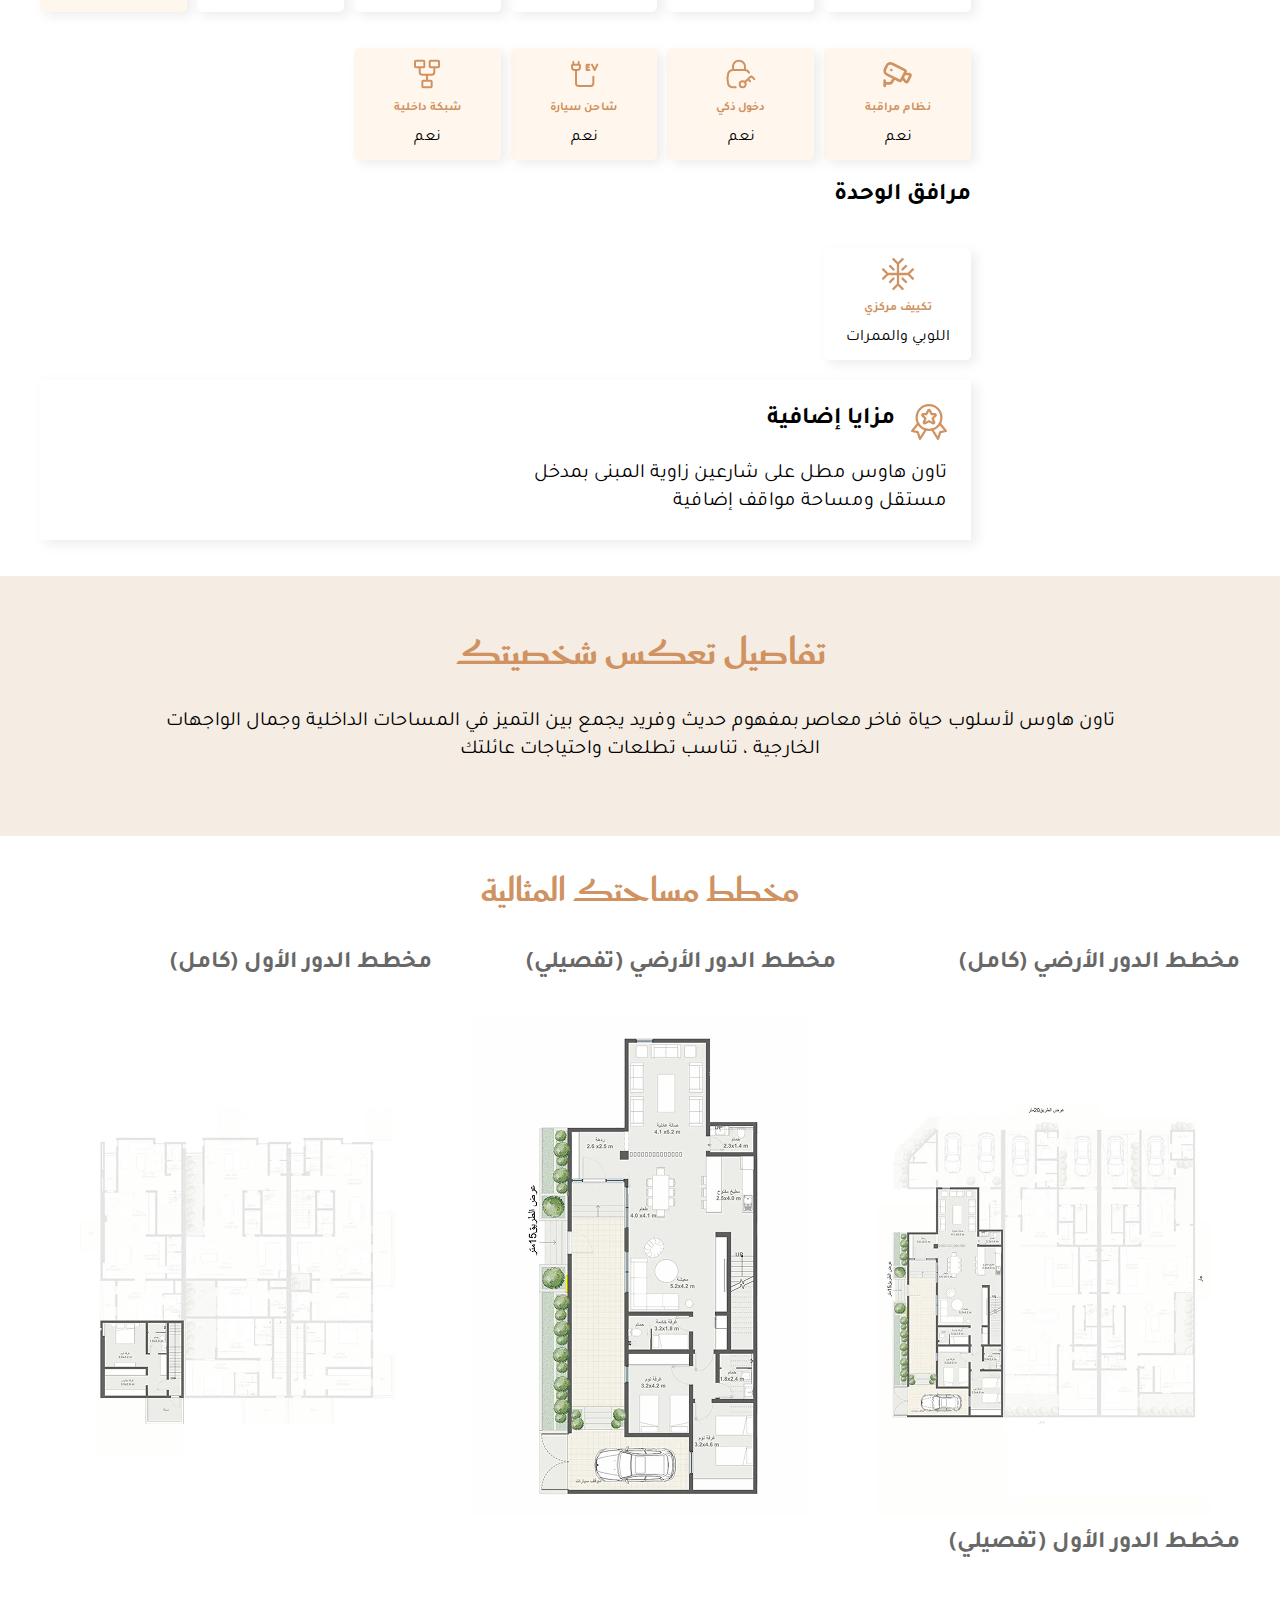
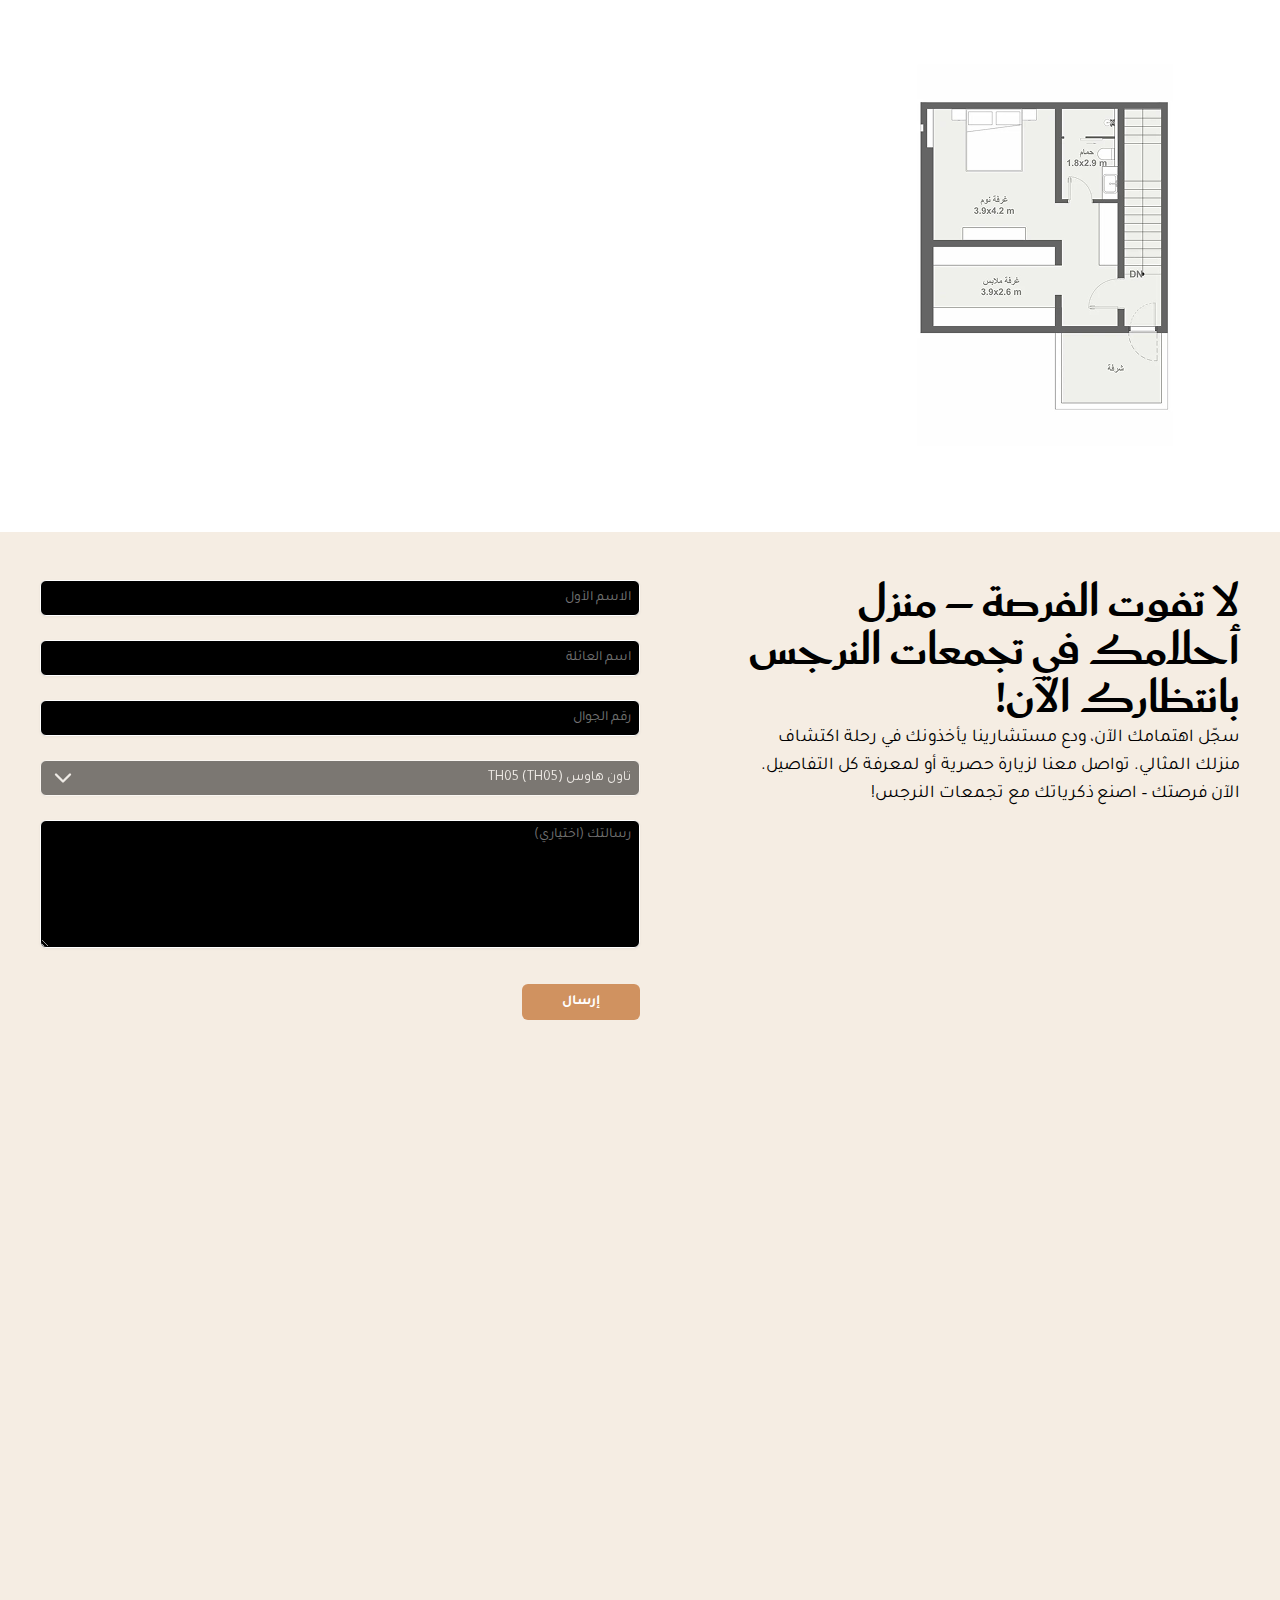
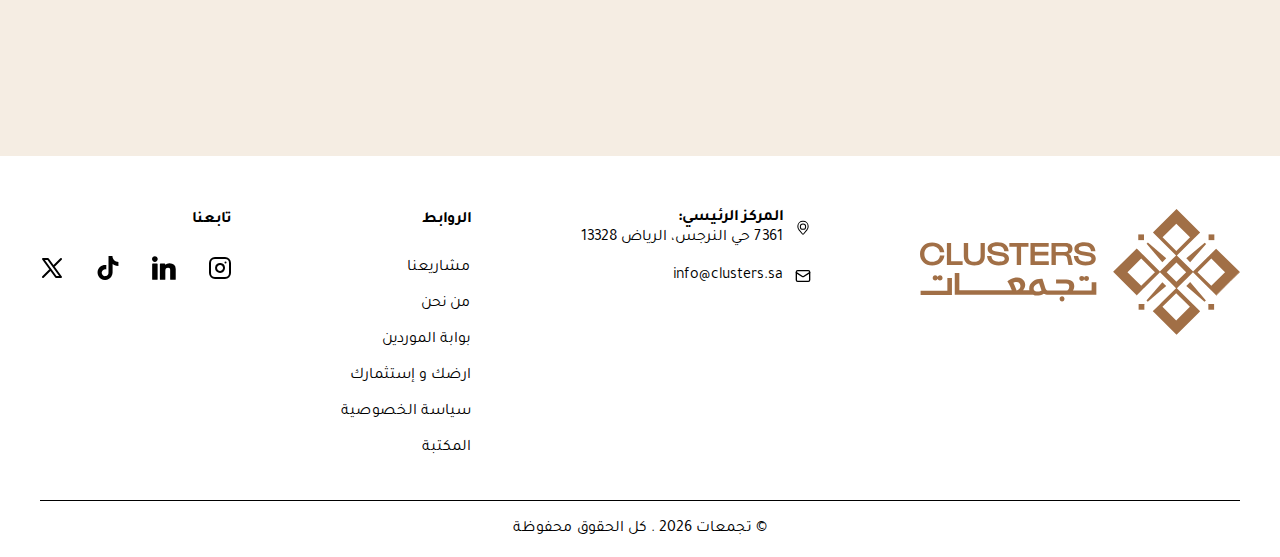
<file: th05-townhouse.html>
<!DOCTYPE html>
<html lang="ar" dir="rtl" class="__variable_0d0fba __variable_0b42c5 font-tajawal">

<head>
    <meta charSet="utf-8" />
    <meta name="viewport" content="width=device-width, initial-scale=1" />
    <link rel="preload" href="1ebb550cd0a67fc6-s.p.woff2" as="font" crossorigin="" type="font/woff2" />
    <link rel="preload" href="2cacdbaa6380a11b-s.p.woff2" as="font" crossorigin="" type="font/woff2" />
    <link rel="preload" href="ce401babc0566bc1-s.p.woff2" as="font" crossorigin="" type="font/woff2" />
    <link rel="preload" href="dd994fbf464986f0-s.p.woff2" as="font" crossorigin="" type="font/woff2" />
    <link rel="preload" href="e97026df054cf2a3-s.p.woff2" as="font" crossorigin="" type="font/woff2" />
    <link rel="preload" href="eabccc89078a7f70-s.p.woff2" as="font" crossorigin="" type="font/woff2" />
    <link rel="preload" as="image" href="assets/images/logo.svg" />
    <link rel="preload" as="image" href="assets/images/shape.svg" />
    <link rel="preload" as="image" href="assets/images/logo-v2.svg" />
    <link rel="stylesheet" href="assets/css/main.css" data-precedence="next" />
    <link rel="preload" href="https://www.googletagmanager.com/gtm.js?id=GTM-TBT5NRJM" as="script" />
    <meta name="next-size-adjust" content="" />
    <title>مشاريع سكنية فاخرة وأسلوب حياة عصري في السعودية | تجمعات</title>
    <meta name="description"
        content="اكتشف مشاريع تجمعات السكنية الفريدة. نصمم مجتمعات تتمحور حول الإنسان ونقدم شقق فاخرة، تاون هاوس، وفلل دوبلكس تجمع بين الأصالة والحداثة. تواصل معنا لمسكن أحلامك." />
    <meta name="keywords"
        content="عقارات الرياض, فلل للبيع, شقق فاخرة, مشاريع سكنية في الرياض, شركة تطوير عقاري, شقق JX الرياض, فلل تجمعات, أفضل مطور عقاري في السعودية, شراء تاون هاوس في شمال الرياض, أسلوب حياة فاخر في الرياض" />
    <meta property="og:title" content="مشاريع سكنية فاخرة وأسلوب حياة عصري في السعودية | تجمعات" />
    <meta property="og:description"
        content="اكتشف مشاريع تجمعات السكنية الفريدة. نصمم مجتمعات تتمحور حول الإنسان ونقدم شقق فاخرة، تاون هاوس، وفلل دوبلكس تجمع بين الأصالة والحداثة. تواصل معنا لمسكن أحلامك." />
    <meta property="og:image:type" content="image/png" />
    <meta property="og:image:width" content="1200" />
    <meta property="og:image:height" content="620" />
    <meta property="og:image:alt" content="clusters" />
    <meta property="og:image" content="https://clusters.sa/opengraph-image.png?ec408cd3ed40c621" />
    <meta name="twitter:card" content="summary_large_image" />
    <meta name="twitter:title" content="مشاريع سكنية فاخرة وأسلوب حياة عصري في السعودية | تجمعات" />
    <meta name="twitter:description"
        content="اكتشف مشاريع تجمعات السكنية الفريدة. نصمم مجتمعات تتمحور حول الإنسان ونقدم شقق فاخرة، تاون هاوس، وفلل دوبلكس تجمع بين الأصالة والحداثة. تواصل معنا لمسكن أحلامك." />
    <meta name="twitter:image:type" content="image/png" />
    <meta name="twitter:image:width" content="1200" />
    <meta name="twitter:image:height" content="620" />
    <meta name="twitter:image:alt" content="clusters" />
    <meta name="twitter:image" content="https://clusters.sa/twitter-image.png?ec408cd3ed40c621" />
</head>

<body class="flex min-h-screen flex-col">
    <div id="menuOverlay" data-state="open" data-slot="sheet-overlay"
        class="hidden data-[state=open]:animate-in data-[state=closed]:animate-out data-[state=closed]:fade-out-0 data-[state=open]:fade-in-0 fixed inset-0 z-50 bg-black/50"
        style="pointer-events: auto;" data-aria-hidden="true" aria-hidden="true"></div>
    <div id="menuContent" role="dialog" id="radix-_R_3deivb_" style="z-index: 100;"
        aria-describedby="radix-_R_3deivbH2_" aria-labelledby="radix-_R_3deivbH1_" data-state="open"
        data-slot="sheet-content"
        class="bg-background hidden data-[state=open]:animate-in data-[state=closed]:animate-out fixed z-50 flex flex-col shadow-lg transition ease-in-out data-[state=closed]:duration-300 data-[state=open]:duration-500 data-[state=closed]:slide-out-to-right data-[state=open]:slide-in-from-right inset-y-0 right-0 h-full border-l sm:max-w-sm !data-[state=closed]:animate-none w-10/12 gap-0 px-4 pt-6 lg:w-64"
        tabindex="-1" style="pointer-events: auto;">
        <div data-slot="sheet-header" class="flex flex-col gap-1.5 p-4 px-0">
            <h2 class="text-foreground font-semibold text-lg font-semibold" id="radix-_R_3deivbH1_"
                data-slot="sheet-title">القائمة</h2>
        </div>
        <nav class="flex flex-col space-y-3">
            <a class="data-[active=false]:hover:text-primary data-[active=true]:text-secondary-foreground transition-colors"
                data-active="true" href="index.html">الرئيسية</a>
            <a class="data-[active=false]:hover:text-primary data-[active=true]:text-secondary-foreground transition-colors"
                data-active="false" href="projects.html">مشاريعنا</a>
            <a class="data-[active=false]:hover:text-primary data-[active=true]:text-secondary-foreground transition-colors"
                data-active="false" href="about-us.html">من نحن</a>
            <a class="data-[active=false]:hover:text-primary data-[active=true]:text-secondary-foreground transition-colors"
                data-active="false" href="suppliers.html">بوابة الموردين</a>
            <a class="data-[active=false]:hover:text-primary data-[active=true]:text-secondary-foreground transition-colors"
                data-active="false" href="land-and-investment.html">ارضك و إستثمارك</a>
        </nav>
        <label class="my-3.5 flex items-center gap-2">
            <span>
                تغير اللغة:
            </span>
            <button data-slot="button" id="langToggle"
                class="justify-center whitespace-nowrap rounded-md transition-all disabled:pointer-events-none disabled:opacity-50 [&_svg]:pointer-events-none [&_svg:not([class*='size-'])]:size-4 shrink-0 [&_svg]:shrink-0 outline-none focus-visible:border-ring focus-visible:ring-ring/50 focus-visible:ring-[3px] aria-invalid:ring-destructive/20 dark:aria-invalid:ring-destructive/40 aria-invalid:border-destructive min-h-9 p-2 has-[>svg]:px-3 px-2 flex items-center gap-2 text-lg font-bold ">
                <span class="uppercase">en</span>
            </button>
        </label>
        <a class="contacut inline-flex items-center justify-center gap-2 whitespace-nowrap rounded-md text-sm font-medium transition-all disabled:pointer-events-none disabled:opacity-50 [&_svg]:pointer-events-none [&_svg:not([class*='size-'])]:size-4 shrink-0 [&_svg]:shrink-0 outline-none focus-visible:border-ring focus-visible:ring-ring/50 focus-visible:ring-[3px] aria-invalid:ring-destructive/20 dark:aria-invalid:ring-destructive/40 aria-invalid:border-destructive bg-muted-foreground  rounded-sm  font-bold text-white min-h-9 p-2 has-[>svg]:px-3 w-fit px-10"
            href="index.html#call-us">اتصل بنا</a>
        <button id="menuCloseBtn" type="button" 
            class="ring-offset-background cursor-pointer focus:ring-ring data-[state=open]:bg-secondary absolute top-4 right-4 rounded-xs opacity-70 transition-opacity hover:opacity-100 focus:ring-2 focus:ring-offset-2 focus:outline-hidden disabled:pointer-events-none"
            fdprocessedid="8uah8">
            <svg xmlns="http://www.w3.org/2000/svg" xmlns:xlink="http://www.w3.org/1999/xlink" aria-hidden="true"
                role="img" class="iconify iconify--lucide" width="1em" height="1em" viewBox="0 0 24 24">
                <path fill="none" stroke="currentColor" stroke-linecap="round" stroke-linejoin="round" stroke-width="2"
                    d="M18 6L6 18M6 6l12 12"></path>
            </svg>
        </button>
    </div>


    <header class="z-50 w-full py-6 absolute left-1/2 -translate-x-1/2 bg-transparent">
        <div class="app flex w-full items-center justify-between"><a class="relative h-12 w-36 lg:h-20 lg:w-52"
                href="index.html"><img src="assets/images/logo.svg" alt="logo"
                    class="inset-0 size-full object-contain" /></a>
            <div class="hidden items-center gap-4 xl:flex">
                <nav>
                    <ul class="flex gap-8">
                        <li>
                            <a class="data-[active=false]:hover:text-primary data-[active=true]:text-secondary-foreground font-bold text-white transition-colors"
                                data-active="false" href="index.html" data-ar="الرئيسية" data-en="Home">
                                الرئيسية
                            </a>
                        </li>

                        <li>
                            <a class="data-[active=false]:hover:text-primary data-[active=true]:text-secondary-foreground font-bold text-white transition-colors"
                                data-active="false" href="projects.html" data-ar="مشاريعنا" data-en="Our Projects">
                                مشاريعنا
                            </a>
                        </li>

                        <li>
                            <a class="data-[active=false]:hover:text-primary data-[active=true]:text-secondary-foreground font-bold text-white transition-colors"
                                data-active="false" href="about-us.html" data-ar="من نحن" data-en="About Us">
                                من نحن
                            </a>
                        </li>

                        <li>
                            <a class="data-[active=false]:hover:text-primary data-[active=true]:text-secondary-foreground font-bold text-white transition-colors"
                                data-active="false" href="suppliers.html" data-ar="بوابة الموردين"
                                data-en="Suppliers Gate">
                                بوابة الموردين
                            </a>
                        </li>

                        <li>
                            <a class="data-[active=false]:hover:text-primary data-[active=true]:text-secondary-foreground font-bold text-white transition-colors"
                                data-active="false" href="land-and-investment.html" data-ar="ارضك و إستثمارك"
                                data-en="Your Land & Investment">
                                ارضك و إستثمارك
                            </a>
                        </li>
                    </ul>
                </nav>

                <button data-slot="button" id="langToggle"
                    class="justify-center whitespace-nowrap rounded-md transition-all disabled:pointer-events-none disabled:opacity-50 [&_svg]:pointer-events-none [&_svg:not([class*='size-'])]:size-4 shrink-0 [&_svg]:shrink-0 outline-none focus-visible:border-ring focus-visible:ring-ring/50 focus-visible:ring-[3px] aria-invalid:ring-destructive/20 dark:aria-invalid:ring-destructive/40 aria-invalid:border-destructive hover:bg-accent hover:text-accent-foreground dark:hover:bg-accent/50 min-h-9 p-2 has-[>svg]:px-3 px-10 flex w-14 items-center gap-2 text-xl font-bold text-white">
                    <span class="uppercase">en</span>
                </button>

                <a class="inline-flex items-center justify-center gap-2 whitespace-nowrap rounded-md text-sm font-medium transition-all disabled:pointer-events-none disabled:opacity-50 [&_svg]:pointer-events-none [&_svg:not([class*='size-'])]:size-4 shrink-0 [&_svg]:shrink-0 outline-none focus-visible:border-ring focus-visible:ring-ring/50 focus-visible:ring-[3px] aria-invalid:ring-destructive/20 dark:aria-invalid:ring-destructive/40 aria-invalid:border-destructive bg-muted-foreground rounded-sm font-bold text-white min-h-9 p-2 has-[>svg]:px-3 w-fit px-10"
                    href="index.htmlindex.html#call-us" data-ar="اتصل بنا" data-en="Contact Us">
                    اتصل بنا
                </a>
            </div>

            <div class="xl:hidden" id="menuOpenBtn"><button data-slot="sheet-trigger"
                    class="inline-flex items-center justify-center gap-2 whitespace-nowrap rounded-md text-sm font-medium transition-all disabled:pointer-events-none disabled:opacity-50 [&amp;_svg]:pointer-events-none [&amp;_svg:not([class*=&#x27;size-&#x27;])]:size-4 shrink-0 [&amp;_svg]:shrink-0 outline-none focus-visible:border-ring focus-visible:ring-ring/50 focus-visible:ring-[3px] aria-invalid:ring-destructive/20 dark:aria-invalid:ring-destructive/40 aria-invalid:border-destructive hover:bg-accent hover:text-accent-foreground dark:hover:bg-accent/50 size-9"
                    type="button" aria-haspopup="dialog" aria-expanded="false" aria-controls="radix-_R_3deivb_"
                    data-state="closed" aria-label="Open menu"><svg viewBox="0 0 31 28" fill="none"
                        xmlns="http://www.w3.org/2000/svg" class="size-6">
                        <line y1="-1.5" x2="19" y2="-1.5"
                            transform="matrix(-1 8.74228e-08 8.74228e-08 1 19.1572 3.15723)" stroke="white"
                            stroke-width="3"></line>
                        <line y1="-1.5" x2="30.3867" y2="-1.5"
                            transform="matrix(-1 -8.74228e-08 -8.74228e-08 1 30.6846 15.1533)" stroke="white"
                            stroke-width="3"></line>
                        <line y1="-1.5" x2="23" y2="-1.5"
                            transform="matrix(-1 -8.74228e-08 -8.74228e-08 1 23.1572 27.1572)" stroke="white"
                            stroke-width="3"></line>
                    </svg></button></div>
        </div>
    </header>

    <main>
        <div class="relative flex h-screen flex-col justify-end pb-20">
            <video autoPlay="" muted="" loop="" playsInline="" preload="auto"
                class="absolute top-0 left-0 -z-10 h-full w-full object-cover">
                <source src="https://admin.clusters.sa/wp-content/uploads/2025/08/مجمع-النرجس-New-1.mp4"
                    type="video/mp4" />Your browser does not support the video tag.
            </video>
            <div class="absolute inset-0 bg-[linear-gradient(180deg,rgba(0,0,0,0)_0%,rgba(0,0,0,0.78)_100%)]"></div>
            <div class="absolute inset-0 bg-[linear-gradient(360deg,rgba(0,0,0,0)_0%,rgba(0,0,0,0.30)_100%)]"></div>
            <div class="app z-10">
                <h1 class="text-[40px] font-bold text-white" data-ar="تاون هاوس TH05" data-en="Townhouse TH05">
                    تاون هاوس TH05
                </h1>
                <a class="inline-flex items-center justify-center gap-2 whitespace-nowrap rounded-md text-sm font-medium transition-all disabled:pointer-events-none disabled:opacity-50 [&amp;_svg]:pointer-events-none [&amp;_svg:not([class*=&#x27;size-&#x27;])]:size-4 shrink-0 [&amp;_svg]:shrink-0 outline-none focus-visible:border-ring focus-visible:ring-ring/50 focus-visible:ring-[3px] aria-invalid:ring-destructive/20 dark:aria-invalid:ring-destructive/40 aria-invalid:border-destructive bg-muted-foreground  rounded-sm  font-bold text-white min-h-9 p-2 has-[&gt;svg]:px-3 w-fit px-10 bg-muted-foreground/80 mt-5 w-full text-xl font-bold lg:w-fit"
                    href="#booking" data-ar="سجل اهتمامك" data-en="Register Your Interest">
                    سجل اهتمامك
                </a>
            </div>
            <button onclick="window.scrollBy({ top: 900, behavior: 'smooth' })"
                class="items-center justify-center gap-2 whitespace-nowrap rounded-md text-sm font-medium transition-all disabled:pointer-events-none disabled:opacity-50 [&_svg]:pointer-events-none [&_svg:not([class*='size-'])]:size-4 shrink-0 [&_svg]:shrink-0 outline-none focus-visible:border-ring focus-visible:ring-ring/50 focus-visible:ring-[3px] aria-invalid:ring-destructive/20 dark:aria-invalid:ring-destructive/40 aria-invalid:border-destructive hover:bg-accent hover:text-accent-foreground dark:hover:bg-accent/50 min-h-9 p-2 has-[>svg]:px-3 w-fit px-10 absolute bottom-0 left-1/2 z-10 hidden -translate-x-1/2 -translate-y-5 text-white lg:block"
                aria-label="Scroll to bottom">
                <svg xmlns="http://www.w3.org/2000/svg" aria-hidden="true" class="size-6" viewBox="0 0 24 24">
                    <path fill="none" stroke="currentColor" stroke-linecap="round" stroke-linejoin="round"
                        stroke-width="2" d="m19 13l-7 7l-7-7m14-8l-7 7l-7-7" />
                </svg>
            </button>
        </div>

        <section class="app my-9 flex flex-col gap-x-20 gap-y-10 lg:flex-row lg:items-start">
            <div class="grid gap-3"><span
                    class="text-muted-foreground font-saudi flex items-center gap-2.5 font-bold text-5xl">2,595,000<svg
                        xmlns="http://www.w3.org/2000/svg" xmlns:xlink="http://www.w3.org/1999/xlink" aria-hidden="true"
                        role="img" class="iconify iconify--lucide size-6" width="1em" height="1em" viewBox="0 0 24 24">
                        <path fill="none" stroke="currentColor" stroke-linecap="round" stroke-linejoin="round"
                            stroke-width="2"
                            d="m20 19.5l-5.5 1.2m0-16.7v11.22a1 1 0 0 0 1.242.97L20 15.2M2.978 19.351l5.549-1.363A2 2 0 0 0 10 16V2m10 8L4 13.5">
                        </path>
                    </svg>
                </span>
                <div class="top-0 ltr:left-0 rtl:right-0 z-30 justify-center items-center bg-[var(--status-color)] text-[14px] flex font-bold text-white relative h-fit w-fit translate-0 rounded-xl px-3.5 py-1"
                    style="--status-color:#44580E" data-ar="متاحة" data-en="Available">متاحة</div>
                <span class="text-[#A8A8A8]" data-ar="رخصة فال :" data-en="Fal License:">رخصة فال<!-- --> :<!-- -->
                    <strong>6200584147</strong></span>
            </div>
            <div class="grid flex-1 gap-8 lg:gap-5">
                <div>
                    <h2 class="mb-9 text-2xl font-bold" data-ar="بيانات الوحدة" data-en="Unit Data">بيانات الوحدة</h2>
                    <ul class="grid grid-cols-3 gap-x-2.5 gap-y-9 lg:grid-cols-6">
                        <li
                            class="flex flex-col items-center gap-2.5 rounded-[5px] px-1.5 py-2.5 text-center shadow-[5px_4px_10.9px_0_rgba(134,134,134,0.15)] bg-secondary-foreground [&amp;&gt;span]:text-black [&amp;&gt;svg]:text-black">
                            <svg xmlns="http://www.w3.org/2000/svg" xmlns:xlink="http://www.w3.org/1999/xlink"
                                aria-hidden="true" role="img"
                                class="iconify iconify--garden text-muted-foreground size-8" width="1em" height="1em"
                                viewBox="0 0 16 16">
                                <path fill="currentColor" stroke="currentColor" stroke-linecap="round" stroke-width="2"
                                    d="M2.5 5.5h12m-13 5h12m-1.5-9l-3 13m-2-13l-3 13"></path>
                            </svg>
                            <span class="text-muted-foreground text-xs font-bold" data-ar="رقم الوحدة"
                                data-en="Unit Number">رقم
                                الوحدة</span><span data-ar="TH05" data-en="TH05">TH05</span>
                        </li>
                        <li
                            class="flex flex-col items-center gap-2.5 rounded-[5px] bg-transparent px-1.5 py-2.5 text-center shadow-[5px_4px_10.9px_0_rgba(134,134,134,0.15)]">
                            <svg xmlns="http://www.w3.org/2000/svg" xmlns:xlink="http://www.w3.org/1999/xlink"
                                aria-hidden="true" role="img"
                                class="iconify iconify--hugeicons text-muted-foreground size-8" width="1em" height="1em"
                                viewBox="0 0 24 24">
                                <g fill="none" stroke="currentColor" stroke-linecap="round" stroke-width="1.5">
                                    <path stroke-linejoin="round"
                                        d="m18.058 8.536l-1-.613C16.055 7.308 15.554 7 15 7s-1.055.308-2.058.923l-1 .613c-.949.582-1.423.873-1.682 1.342c-.26.47-.26 1.035-.26 2.166v5.865c0 1.929 0 2.893.586 3.492S12.114 22 14 22h2c1.886 0 2.828 0 3.414-.6c.586-.598.586-1.562.586-3.49v-5.866c0-1.131 0-1.697-.26-2.166s-.733-.76-1.682-1.342">
                                    </path>
                                    <path stroke-linejoin="round"
                                        d="M14 7.108c-.639-.613-1.02-.935-1.503-1.056c-.56-.141-1.148.017-2.325.333L9 6.699c-1.113.3-1.67.448-2.056.817c-.387.37-.537.894-.836 1.943l-1.554 5.438c-.51 1.788-.766 2.682-.332 3.387c.372.605 1.862 1.35 3.279 1.716">
                                    </path>
                                    <path
                                        d="M14.495 10c.841-.56 1.588-1.457 2.052-2.573c.958-2.305.347-4.67-1.363-5.281c-1.711-.612-3.875.76-4.833 3.065A6 6 0 0 0 10 6.364">
                                    </path>
                                </g>
                            </svg>
                            <span class="text-muted-foreground text-xs font-bold" data-ar="نوع الوحدة"
                                data-en="Unit Type">نوع
                                الوحدة</span><span data-ar="تاون هاوس" data-en="Town House">تاون هاوس</span>
                        </li>
                        <li
                            class="flex flex-col items-center gap-2.5 rounded-[5px] bg-transparent px-1.5 py-2.5 text-center shadow-[5px_4px_10.9px_0_rgba(134,134,134,0.15)]">
                            <svg xmlns="http://www.w3.org/2000/svg" xmlns:xlink="http://www.w3.org/1999/xlink"
                                aria-hidden="true" role="img" class="iconify iconify--mdi text-muted-foreground size-8"
                                width="1em" height="1em" viewBox="0 0 24 24">
                                <path fill="currentColor"
                                    d="M15 9h2v2h-2zm2-4h-2v2h2zm-6 10h2v-2h-2zm2-10h-2v2h2zm-2 6h2V9h-2zM9 5H7v2h2zm0 4H7v2h2zm5.55 12H13v-3.5h-2V21H5V3h14v8.03c.71.06 1.39.28 2 .6V1H3v22h12.91c-.41-.56-.91-1.24-1.36-2M7 19h2v-2H7zm2-6H7v2h2zm13 3.5c0 2.6-3.5 6.5-3.5 6.5S15 19.1 15 16.5c0-1.9 1.6-3.5 3.5-3.5s3.5 1.6 3.5 3.5m-2.3.1c0-.6-.6-1.2-1.2-1.2s-1.2.5-1.2 1.2c0 .6.5 1.2 1.2 1.2s1.3-.6 1.2-1.2">
                                </path>
                            </svg>
                            <span class="text-muted-foreground text-xs font-bold" data-ar="الدور"
                                data-en="Floor">الدور</span><span data-ar="الأول" data-en="First">الأول</span>
                        </li>
                        <li
                            class="flex flex-col items-center gap-2.5 rounded-[5px] bg-transparent px-1.5 py-2.5 text-center shadow-[5px_4px_10.9px_0_rgba(134,134,134,0.15)]">
                            <svg xmlns="http://www.w3.org/2000/svg" xmlns:xlink="http://www.w3.org/1999/xlink"
                                aria-hidden="true" role="img"
                                class="iconify iconify--hugeicons text-muted-foreground size-8" width="1em" height="1em"
                                viewBox="0 0 24 24">
                                <g fill="none" stroke="currentColor" stroke-width="1.5">
                                    <path
                                        d="M6 4a2 2 0 1 1-4 0a2 2 0 0 1 4 0Zm16 0a2 2 0 1 1-4 0a2 2 0 0 1 4 0Zm0 16a2 2 0 1 1-4 0a2 2 0 0 1 4 0ZM6 20a2 2 0 1 1-4 0a2 2 0 0 1 4 0Z">
                                    </path>
                                    <path stroke-linecap="round" stroke-linejoin="round"
                                        d="M20 6v12m-2 2H6M18 4H6M4 6v12m6.65-9.52l-1.089.533C8.187 9.686 7.5 10.022 7.5 10.5s.687.814 2.061 1.487l1.089.533c.654.32.982.48 1.35.48s.696-.16 1.35-.48l1.089-.533c1.374-.673 2.061-1.009 2.061-1.487s-.687-.814-2.061-1.487L13.35 8.48C12.696 8.16 12.368 8 12 8s-.696.16-1.35.48m5.85 5.02c0 .478-.687.814-2.061 1.487l-1.089.533c-.654.32-.982.48-1.35.48s-.696-.16-1.35-.48l-1.089-.533C8.187 14.314 7.5 13.978 7.5 13.5">
                                    </path>
                                </g>
                            </svg>
                            <span class="text-muted-foreground text-xs font-bold" data-ar="مساحة الوحدة"
                                data-en="Unit Area">مساحة
                                الوحدة</span><span data-ar="206.27" data-en="206.27">206.27</span>
                        </li>
                        <li
                            class="flex flex-col items-center gap-2.5 rounded-[5px] bg-transparent px-1.5 py-2.5 text-center shadow-[5px_4px_10.9px_0_rgba(134,134,134,0.15)]">
                            <svg xmlns="http://www.w3.org/2000/svg" xmlns:xlink="http://www.w3.org/1999/xlink"
                                aria-hidden="true" role="img"
                                class="iconify iconify--streamline-cyber text-muted-foreground size-8" width="1em"
                                height="1em" viewBox="0 0 24 24">
                                <path fill="none" stroke="currentColor" stroke-linecap="round" stroke-linejoin="round"
                                    stroke-miterlimit="10"
                                    d="M2.5 1.5h-2v2m4-2h2m2 0h2m-10 4v2m0 2v2m14-6v2m0 2v1m-5 5h-1m-2 0h-2m-2 0h-2v-2m12-12h2v2m1 20L11 12l11.5 4.5l-5 2z">
                                </path>
                            </svg>
                            <span class="text-muted-foreground text-xs font-bold" data-ar="الجزء الخاص"
                                data-en="Private Area">الجزء
                                الخاص</span><span data-ar="69.75" data-en="69.75">69.75</span>
                        </li>
                        <li
                            class="flex flex-col items-center gap-2.5 rounded-[5px] bg-transparent px-1.5 py-2.5 text-center shadow-[5px_4px_10.9px_0_rgba(134,134,134,0.15)]">

                            <span class="text-muted-foreground text-xs font-bold" data-ar="إجمالي المساحة"
                                data-en="Total Area">إجمالي
                                المساحة</span><span data-ar="276.02" data-en="276.02">276.02</span>
                        </li>
                        <li
                            class="flex flex-col items-center gap-2.5 rounded-[5px] bg-transparent px-1.5 py-2.5 text-center shadow-[5px_4px_10.9px_0_rgba(134,134,134,0.15)]">
                            <svg xmlns="http://www.w3.org/2000/svg" xmlns:xlink="http://www.w3.org/1999/xlink"
                                aria-hidden="true" role="img"
                                class="iconify iconify--material-symbols-light text-muted-foreground size-8" width="1em"
                                height="1em" viewBox="0 0 24 24">
                                <path fill="currentColor"
                                    d="M4.5 20q-.213 0-.357-.143T4 19.5t.143-.357T4.5 19H6V5.616q0-.691.463-1.153T7.616 4h8.769q.69 0 1.153.463T18 5.616V19h1.5q.214 0 .357.143T20 19.5t-.143.357T19.5 20zM7 19h10V5.616q0-.231-.192-.424T16.384 5H7.616q-.231 0-.424.192T7 5.616zm2.77-6.23q.309 0 .539-.23t.23-.54t-.23-.54t-.54-.23t-.54.23T9 12t.23.54t.54.23M7 5v14z">
                                </path>
                            </svg>
                            <span class="text-muted-foreground text-xs font-bold" data-ar="نوع المدخل"
                                data-en="Entrance Type">نوع
                                المدخل</span><span data-ar="خاص مستقل" data-en="Private Independent">خاص مستقل</span>
                        </li>
                        <li
                            class="flex flex-col items-center gap-2.5 rounded-[5px] bg-transparent px-1.5 py-2.5 text-center shadow-[5px_4px_10.9px_0_rgba(134,134,134,0.15)]">
                            <svg xmlns="http://www.w3.org/2000/svg" xmlns:xlink="http://www.w3.org/1999/xlink"
                                aria-hidden="true" role="img"
                                class="iconify iconify--fluent text-muted-foreground size-8" width="1em" height="1em"
                                viewBox="0 0 48 48">
                                <path fill="currentColor"
                                    d="m22.503 7.776l14.5 3c.58.12.997.632.997 1.224v24a1.25 1.25 0 0 1-.997 1.224l-14.5 3A1.25 1.25 0 0 1 21 39.002V9a1.25 1.25 0 0 1 1.503-1.225M18 10v2.5h-5.5v23H18V38h-6.75a1.25 1.25 0 0 1-1.243-1.122L10 36.751v-25.5c0-.648.492-1.18 1.122-1.244L11.25 10zm5.5.536v26.93l12-2.483V13.018zm3 11.965a1.5 1.5 0 1 1 0 3a1.5 1.5 0 0 1 0-3">
                                </path>
                            </svg>

                            <span class="text-muted-foreground text-xs font-bold" data-ar="عدد المداخل"
                                data-en="Number of Entrances">عدد
                                المداخل</span><span data-ar="2" data-en="2">2</span>
                        </li>
                    </ul>
                </div>
                <div>
                    <h2 class="mb-9 text-2xl font-bold" data-ar="مكونات الوحدة" data-en="Unit Components">مكونات الوحدة
                    </h2>
                    <ul class="grid grid-cols-3 gap-x-2.5 gap-y-9 lg:grid-cols-6">
                        <li
                            class="flex flex-col items-center gap-2.5 rounded-[5px] bg-transparent px-1.5 py-2.5 text-center shadow-[5px_4px_10.9px_0_rgba(134,134,134,0.15)]">
                            <svg xmlns="http://www.w3.org/2000/svg" xmlns:xlink="http://www.w3.org/1999/xlink"
                                aria-hidden="true" role="img"
                                class="iconify iconify--lucide text-muted-foreground size-8" width="1em" height="1em"
                                viewBox="0 0 24 24">
                                <path fill="none" stroke="currentColor" stroke-linecap="round" stroke-linejoin="round"
                                    stroke-width="2"
                                    d="M2 20v-8a2 2 0 0 1 2-2h16a2 2 0 0 1 2 2v8M4 10V6a2 2 0 0 1 2-2h12a2 2 0 0 1 2 2v4m-8-6v6M2 18h20">
                                </path>
                            </svg>
                            <span class="text-muted-foreground text-xs font-bold" data-ar="غرفة ماستر"
                                data-en="Master Room">غرفة
                                ماستر</span><span data-ar="1" data-en="1">1</span>
                        </li>
                        <li
                            class="flex flex-col items-center gap-2.5 rounded-[5px] bg-transparent px-1.5 py-2.5 text-center shadow-[5px_4px_10.9px_0_rgba(134,134,134,0.15)]">
                            <svg xmlns="http://www.w3.org/2000/svg" xmlns:xlink="http://www.w3.org/1999/xlink"
                                aria-hidden="true" role="img"
                                class="iconify iconify--lucide text-muted-foreground size-8" width="1em" height="1em"
                                viewBox="0 0 24 24">
                                <path fill="none" stroke="currentColor" stroke-linecap="round" stroke-linejoin="round"
                                    stroke-width="2"
                                    d="M2 20v-8a2 2 0 0 1 2-2h16a2 2 0 0 1 2 2v8M4 10V6a2 2 0 0 1 2-2h12a2 2 0 0 1 2 2v4m-8-6v6M2 18h20">
                                </path>
                            </svg>
                            <span class="text-muted-foreground text-xs font-bold" data-ar="غرفة نوم"
                                data-en="Bedroom">غرفة
                                نوم</span><span data-ar="2" data-en="2">2</span>
                        </li>
                        <li
                            class="flex flex-col items-center gap-2.5 rounded-[5px] bg-transparent px-1.5 py-2.5 text-center shadow-[5px_4px_10.9px_0_rgba(134,134,134,0.15)]">
                            <svg xmlns="http://www.w3.org/2000/svg" xmlns:xlink="http://www.w3.org/1999/xlink"
                                aria-hidden="true" role="img"
                                class="iconify iconify--iconoir text-muted-foreground size-8" width="1em" height="1em"
                                viewBox="0 0 24 24">
                                <g fill="none" stroke="currentColor" stroke-linecap="round" stroke-linejoin="round"
                                    stroke-width="1.5">
                                    <path
                                        d="M21 13v3a4 4 0 0 1-4 4H7a4 4 0 0 1-4-4v-2.4a.6.6 0 0 1 .6-.6zm-5 7l1 2m-9-2l-1 2m14-9V7a4 4 0 0 0-4-4h-5">
                                    </path>
                                    <path
                                        d="M15.4 8H8.6c-.331 0-.596-.268-.56-.598C8.186 6.075 8.863 3 12 3s3.814 3.075 3.96 4.402c.036.33-.229.598-.56.598">
                                    </path>
                                </g>
                            </svg>
                            <span class="text-muted-foreground text-xs font-bold" data-ar="الحمامات"
                                data-en="Bathrooms">الحمامات</span><span data-ar="5" data-en="5">5</span>
                        </li>
                        <li
                            class="flex flex-col items-center gap-2.5 rounded-[5px] bg-transparent px-1.5 py-2.5 text-center shadow-[5px_4px_10.9px_0_rgba(134,134,134,0.15)]">
                            <svg xmlns="http://www.w3.org/2000/svg" xmlns:xlink="http://www.w3.org/1999/xlink"
                                aria-hidden="true" role="img"
                                class="iconify iconify--hugeicons text-muted-foreground size-8" width="1em" height="1em"
                                viewBox="0 0 24 24">
                                <g fill="none" stroke="currentColor" stroke-linejoin="round" stroke-width="1.5">
                                    <path stroke-linecap="round"
                                        d="M6 17v3m12-3v3M12 4v10m8-5c0-1.87 0-2.804-.402-3.5A3 3 0 0 0 18.5 4.402C17.804 4 16.87 4 15 4H9c-1.87 0-2.804 0-3.5.402A3 3 0 0 0 4.402 5.5C4 6.196 4 7.13 4 9">
                                    </path>
                                    <path
                                        d="M20 9a2 2 0 0 0-2 2v2c0 .827-.173 1-1 1H7c-.827 0-1-.173-1-1v-2a2 2 0 1 0-3 1.732V13c0 1.886 0 2.828.586 3.414S5.114 17 7 17h10c1.886 0 2.828 0 3.414-.586S21 14.886 21 13v-.268A2 2 0 0 0 20 9Z">
                                    </path>
                                </g>
                            </svg>
                            <span class="text-muted-foreground text-xs font-bold" data-ar="مجلس"
                                data-en="Council">مجلس</span><span data-ar="1" data-en="1">1</span>
                        </li>
                        <li
                            class="flex flex-col items-center gap-2.5 rounded-[5px] bg-transparent px-1.5 py-2.5 text-center shadow-[5px_4px_10.9px_0_rgba(134,134,134,0.15)]">
                            <svg xmlns="http://www.w3.org/2000/svg" xmlns:xlink="http://www.w3.org/1999/xlink"
                                aria-hidden="true" role="img"
                                class="iconify iconify--tabler text-muted-foreground size-8" width="1em" height="1em"
                                viewBox="0 0 24 24">
                                <path fill="none" stroke="currentColor" stroke-linecap="round" stroke-linejoin="round"
                                    stroke-width="2"
                                    d="M19 3v12h-5c-.023-3.681.184-7.406 5-12m0 12v6h-1v-3M8 4v17M5 4v3a3 3 0 1 0 6 0V4">
                                </path>
                            </svg>
                            <span class="text-muted-foreground text-xs font-bold" data-ar="طعام / ملقط"
                                data-en="Food / Pick">طعام /
                                ملقط</span><span data-ar="مفتوح" data-en="Open">مفتوح</span>
                        </li>
                        <li
                            class="flex flex-col items-center gap-2.5 rounded-[5px] bg-transparent px-1.5 py-2.5 text-center shadow-[5px_4px_10.9px_0_rgba(134,134,134,0.15)]">
                            <svg xmlns="http://www.w3.org/2000/svg" xmlns:xlink="http://www.w3.org/1999/xlink"
                                aria-hidden="true" role="img" class="iconify iconify--cbi text-muted-foreground size-8"
                                width="1em" height="1em" viewBox="0 0 24 24">
                                <path fill="currentColor"
                                    d="M11.436 11.019h1.4v-.7h-1.123l-.938-3.94a.35.35 0 0 0-.341-.27H8.93a.35.35 0 0 0-.341.27l-.939 3.94H6.524v.7zM9.207 6.808h.949l.836 3.509H8.371Zm1.527 8.071H8.629a.35.35 0 0 0-.351.35v1.755a.35.35 0 0 0 .351.351h2.105a.35.35 0 0 0 .351-.351v-1.755a.35.35 0 0 0-.351-.35m-.35 1.754H8.98V15.58h1.4zm-4.211-1.754h.702v1.754h-.702zm11.228-2.457h.702v1.754h-.702zm0-3.157h.702v1.754h-.702zm4.211-2.457H16.7a.35.35 0 0 0-.35.351v6.667H2.313a.35.35 0 0 0-.35.351v4.21a.35.35 0 0 0 .35.351h19.3a.35.35 0 0 0 .351-.351V7.159a.35.35 0 0 0-.352-.351m-5.263 9.123h-4.211v-1.4h4.211zm-13.685-1.4h4.562v3.509H2.664Zm5.263 0h3.509v1.4h-.012v.7h.012v1.4H7.927Zm4.211 2.1h4.211v1.4h-4.211zm9.123 1.4H17.05v-5.959h4.211zM17.05 11.37V7.51h4.211v3.86z">
                                </path>
                            </svg>
                            <span class="text-muted-foreground text-xs font-bold" data-ar="مطبخ"
                                data-en="Kitchen">مطبخ</span><span data-ar="مفتوح" data-en="Open">مفتوح</span>
                        </li>
                        <li
                            class="flex flex-col items-center gap-2.5 rounded-[5px] bg-transparent px-1.5 py-2.5 text-center shadow-[5px_4px_10.9px_0_rgba(134,134,134,0.15)]">
                            <svg xmlns="http://www.w3.org/2000/svg" xmlns:xlink="http://www.w3.org/1999/xlink"
                                aria-hidden="true" role="img"
                                class="iconify iconify--tabler text-muted-foreground size-8" width="1em" height="1em"
                                viewBox="0 0 24 24">
                                <g fill="none" stroke="currentColor" stroke-linecap="round" stroke-linejoin="round"
                                    stroke-width="2">
                                    <path d="M5 20a2 2 0 1 0 4 0a2 2 0 0 0-4 0m10 0a2 2 0 1 0 4 0a2 2 0 0 0-4 0"></path>
                                    <path
                                        d="M5 20H3v-6l2-5h9l4 5h1a2 2 0 0 1 2 2v4h-2m-4 0H9m-6-6h15m-6 0V9M3 6l9-4l9 4">
                                    </path>
                                </g>
                            </svg>
                            <span class="text-muted-foreground text-xs font-bold" data-ar="موقف/كراج"
                                data-en="Parking/Garage">موقف/كراج</span><span data-ar="موقف 1" data-en="Parking 1">موقف
                                1</span>
                        </li>
                        <li
                            class="flex flex-col items-center gap-2.5 rounded-[5px] bg-transparent px-1.5 py-2.5 text-center shadow-[5px_4px_10.9px_0_rgba(134,134,134,0.15)]">
                            <svg xmlns="http://www.w3.org/2000/svg" xmlns:xlink="http://www.w3.org/1999/xlink"
                                aria-hidden="true" role="img"
                                class="iconify iconify--guidance text-muted-foreground size-8" width="1em" height="1em"
                                viewBox="0 0 24 24">
                                <path fill="none" stroke="currentColor"
                                    d="M18.5 3.29c.136-.1.522-.423.83-.683A1.198 1.198 0 0 0 18.552.5H18.5c-.69 0-1.25.56-1.25 1.25V2m1.25 1.29c-1.318.961-2.877 1.542-4.56 1.905l-.44.095V7l.179.072a12.98 12.98 0 0 0 9.642 0L23.5 7V5.29l-.44-.095c-1.683-.363-3.242-.944-4.56-1.905ZM4 24v-5.5H.5v-.25l.072-.15A25 25 0 0 0 3 7.35v-.328A8.6 8.6 0 0 1 6 6.5a8.6 8.6 0 0 1 3 .523v.328A25 25 0 0 0 11.428 18.1l.072.15v.25H8V24M5.85 4.5s-1.6-1-1.6-2.25a1.747 1.747 0 1 1 3.496 0C7.746 3.5 6.15 4.5 6.15 4.5z">
                                </path>
                            </svg>
                            <span class="text-muted-foreground text-xs font-bold" data-ar="غرفة خادمة"
                                data-en="Maid Room">غرفة
                                خادمة</span><span data-ar="نعم" data-en="Yes">نعم</span>
                        </li>
                        <li
                            class="flex flex-col items-center gap-2.5 rounded-[5px] bg-transparent px-1.5 py-2.5 text-center shadow-[5px_4px_10.9px_0_rgba(134,134,134,0.15)]">
                            <svg xmlns="http://www.w3.org/2000/svg" xmlns:xlink="http://www.w3.org/1999/xlink"
                                aria-hidden="true" role="img"
                                class="iconify iconify--streamline-ultimate text-muted-foreground size-8" width="1em"
                                height="1em" viewBox="0 0 24 24">
                                <g fill="none" stroke="currentColor" stroke-linecap="round" stroke-linejoin="round"
                                    stroke-width="1.5">
                                    <path d="M3 20.997a2.25 2.25 0 1 0 4.5 0a2.25 2.25 0 0 0-4.5 0"></path>
                                    <path
                                        d="m7.369 21.747l7.631 1.5l4.5-18h-15v13.628M16.5.747H6a1.5 1.5 0 0 0-1.5 1.5v3H21a4.5 4.5 0 0 0-4.5-4.5">
                                    </path>
                                </g>
                            </svg>
                            <span class="text-muted-foreground text-xs font-bold" data-ar="مكب نفايات"
                                data-en="Waste Dump">مكب
                                نفايات</span><span data-ar="مركزي" data-en="Central">مركزي</span>
                        </li>
                        <li
                            class="flex flex-col items-center gap-2.5 rounded-[5px] bg-transparent px-1.5 py-2.5 text-center shadow-[5px_4px_10.9px_0_rgba(134,134,134,0.15)]">
                            <svg xmlns="http://www.w3.org/2000/svg" xmlns:xlink="http://www.w3.org/1999/xlink"
                                aria-hidden="true" role="img"
                                class="iconify iconify--material-symbols-light text-muted-foreground size-8" width="1em"
                                height="1em" viewBox="0 0 24 24">
                                <path fill="currentColor"
                                    d="M6.5 17.5h3.425v-3.325H12.5V10.85h2.575V7.5H17.5v-1h-3.425v3.325H11.5v3.325H8.925v3.35H6.5zM5.615 20q-.69 0-1.153-.462T4 18.384V5.616q0-.691.463-1.153T5.616 4h12.769q.69 0 1.153.463T20 5.616v12.769q0 .69-.462 1.153T18.384 20zm0-1h12.77q.23 0 .423-.192t.192-.424V5.616q0-.231-.192-.424T18.384 5H5.616q-.231 0-.424.192T5 5.616v12.769q0 .23.192.423t.423.192M5 5v14z">
                                </path>
                            </svg>
                            <span class="text-muted-foreground text-xs font-bold" data-ar="سلم"
                                data-en="Stairs">سلم</span><span data-ar="2" data-en="2">2</span>
                        </li>
                        <li
                            class="flex flex-col items-center gap-2.5 rounded-[5px] bg-transparent px-1.5 py-2.5 text-center shadow-[5px_4px_10.9px_0_rgba(134,134,134,0.15)]">
                            <svg xmlns="http://www.w3.org/2000/svg" xmlns:xlink="http://www.w3.org/1999/xlink"
                                aria-hidden="true" role="img"
                                class="iconify iconify--iconoir text-muted-foreground size-8" width="1em" height="1em"
                                viewBox="0 0 24 24">
                                <g fill="none" stroke="currentColor" stroke-linecap="round" stroke-linejoin="round"
                                    stroke-width="1.5">
                                    <path
                                        d="M12 3v18m9-17.4v16.8a.6.6 0 0 1-.6.6H3.6a.6.6 0 0 1-.6-.6V3.6a.6.6 0 0 1 .6-.6h16.8a.6.6 0 0 1 .6.6">
                                    </path>
                                    <path d="m6 12l1.5-2L9 12m6 0l1.5 2l1.5-2"></path>
                                </g>
                            </svg>
                            <span class="text-muted-foreground text-xs font-bold" data-ar="مصعد"
                                data-en="Elevator">مصعد</span><span data-ar="1" data-en="1">1</span>
                        </li>
                        <li
                            class="flex flex-col items-center gap-2.5 rounded-[5px] px-1.5 py-2.5 text-center bg-[#FFF7EE] shadow-[5px_4px_10.9px_0_rgba(134,134,134,0.15)]">
                            <svg xmlns="http://www.w3.org/2000/svg" xmlns:xlink="http://www.w3.org/1999/xlink"
                                aria-hidden="true" role="img"
                                class="iconify iconify--guidance text-muted-foreground size-8" width="1em" height="1em"
                                viewBox="0 0 24 24">
                                <path fill="none" stroke="currentColor"
                                    d="M21.753 11.48A12.56 12.56 0 0 1 15 20.228V23.5H4V20h9m-3.5-9.5a1.5 1.5 0 1 1 0-3a1.5 1.5 0 0 1 0 3Zm12.5 1a1.5 1.5 0 1 1 0-3a1.5 1.5 0 0 1 0 3Zm-12.5 6a8.5 8.5 0 1 1 0-17a8.5 8.5 0 0 1 0 17Z">
                                </path>
                            </svg>
                            <span class="text-muted-foreground text-xs font-bold" data-ar="نظام حريق"
                                data-en="Fire System">نظام
                                حريق</span><span data-ar="نعم" data-en="Yes">نعم</span>
                        </li>
                        <li
                            class="flex flex-col items-center gap-2.5 rounded-[5px] px-1.5 py-2.5 text-center bg-[#FFF7EE] shadow-[5px_4px_10.9px_0_rgba(134,134,134,0.15)]">
                            <svg xmlns="http://www.w3.org/2000/svg" xmlns:xlink="http://www.w3.org/1999/xlink"
                                aria-hidden="true" role="img"
                                class="iconify iconify--lucide text-muted-foreground size-8" width="1em" height="1em"
                                viewBox="0 0 24 24">
                                <path fill="none" stroke="currentColor" stroke-linecap="round" stroke-linejoin="round"
                                    stroke-width="2"
                                    d="M16.75 12h3.632a1 1 0 0 1 .894 1.447l-2.034 4.069a1 1 0 0 1-1.708.134l-2.124-2.97m1.696-5.627a1 1 0 0 1 .447 1.341l-3.106 6.211a1 1 0 0 1-1.342.447L3.61 12.3a2.92 2.92 0 0 1-1.3-3.91L3.69 5.6a2.92 2.92 0 0 1 3.92-1.3zM2 19h3.76a2 2 0 0 0 1.8-1.1L9 15m-7 6v-4m5-8h.01">
                                </path>
                            </svg>
                            <span class="text-muted-foreground text-xs font-bold" data-ar="نظام مراقبة"
                                data-en="Monitoring System">نظام
                                مراقبة</span><span data-ar="نعم" data-en="Yes">نعم</span>
                        </li>
                        <li
                            class="flex flex-col items-center gap-2.5 rounded-[5px] px-1.5 py-2.5 text-center bg-[#FFF7EE] shadow-[5px_4px_10.9px_0_rgba(134,134,134,0.15)]">
                            <svg xmlns="http://www.w3.org/2000/svg" xmlns:xlink="http://www.w3.org/1999/xlink"
                                aria-hidden="true" role="img"
                                class="iconify iconify--hugeicons text-muted-foreground size-8" width="1em" height="1em"
                                viewBox="0 0 24 24">
                                <g fill="none" stroke="currentColor" stroke-width="1.5">
                                    <path stroke-linecap="round"
                                        d="M18 10.997c-.392-.8-1.452-1.975-3.63-1.925c0 0-1.727-.075-3.68-.075c-1.952 0-2.866.045-4.43.075c-1.001-.025-2.904.2-3.78 2.275c-.576 1.75-.6 5.427-.25 7.277c.075.95.576 2.276 2.128 2.976c.95.5 2.478.3 3.63.4M5.984 8.196c-.05-2.375-.15-4.25 2.603-5.801c.926-.375 2.303-.7 4.005.1c1.777 1.075 1.999 2.213 2.153 2.5c.425 1.126.2 2.726.25 3.376">
                                    </path>
                                    <path
                                        d="M15.5 19.735a2.23 2.23 0 0 1-2.245 2.23c-1.236 0-2.255-.986-2.255-2.23a2.25 2.25 0 0 1 2.255-2.244c1.236 0 2.245 1 2.245 2.244Z">
                                    </path>
                                    <path stroke-linecap="round"
                                        d="m15.225 17.79l1.99-1.942m4.785 0l-1.627-1.54c-.773-.739-1.423-.093-1.747.183l-1.41 1.357m0 0l1.609 1.546">
                                    </path>
                                </g>
                            </svg>
                            <span class="text-muted-foreground text-xs font-bold" data-ar="دخول ذكي"
                                data-en="Smart Entry">دخول
                                ذكي</span><span data-ar="نعم" data-en="Yes">نعم</span>
                        </li>
                        <li
                            class="flex flex-col items-center gap-2.5 rounded-[5px] px-1.5 py-2.5 text-center bg-[#FFF7EE] shadow-[5px_4px_10.9px_0_rgba(134,134,134,0.15)]">
                            <svg xmlns="http://www.w3.org/2000/svg" xmlns:xlink="http://www.w3.org/1999/xlink"
                                aria-hidden="true" role="img"
                                class="iconify iconify--iconoir text-muted-foreground size-8" width="1em" height="1em"
                                viewBox="0 0 24 24">
                                <g fill="none" stroke="currentColor" stroke-linecap="round" stroke-width="1.5">
                                    <path stroke-linejoin="round" d="m22 5l-2 4l-2-4m-2 0h-2v4h2m-2-2h1.5"></path>
                                    <path
                                        d="M6 9v10a2 2 0 0 0 2 2h9a2 2 0 0 0 2-2v-5M9 5.6V7a2 2 0 0 1-2 2H5a2 2 0 0 1-2-2V5.6a.6.6 0 0 1 .6-.6h4.8a.6.6 0 0 1 .6.6ZM4 5V3m4 2V3">
                                    </path>
                                </g>
                            </svg>
                            <span class="text-muted-foreground text-xs font-bold" data-ar="شاحن سيارة"
                                data-en="Car Charger">شاحن
                                سيارة</span><span data-ar="نعم" data-en="Yes">نعم</span>
                        </li>
                        <li
                            class="flex flex-col items-center gap-2.5 rounded-[5px] px-1.5 py-2.5 text-center bg-[#FFF7EE] shadow-[5px_4px_10.9px_0_rgba(134,134,134,0.15)]">
                            <svg xmlns="http://www.w3.org/2000/svg" xmlns:xlink="http://www.w3.org/1999/xlink"
                                aria-hidden="true" role="img"
                                class="iconify iconify--iconoir text-muted-foreground size-8" width="1em" height="1em"
                                viewBox="0 0 24 24">
                                <g fill="none" stroke="currentColor" stroke-width="1.5">
                                    <rect width="7" height="5" x="3" y="2" rx=".6"></rect>
                                    <rect width="7" height="5" x="8.5" y="17" rx=".6"></rect>
                                    <rect width="7" height="5" x="14" y="2" rx=".6"></rect>
                                    <path d="M6.5 7v3.5a2 2 0 0 0 2 2h7a2 2 0 0 0 2-2V7M12 12.5V17"></path>
                                </g>
                            </svg>
                            <span class="text-muted-foreground text-xs font-bold" data-ar="شبكة داخلية"
                                data-en="Internal Network">شبكة
                                داخلية</span><span data-ar="نعم" data-en="Yes">نعم</span>
                        </li>
                    </ul>
                </div>
                <div>
                    <h2 class="mb-9 text-2xl font-bold" data-ar="مرافق الوحدة" data-en="Unit Facilities">مرافق الوحدة
                    </h2>
                    <ul class="grid grid-cols-3 gap-x-2.5 gap-y-9 lg:grid-cols-6">
                        <li
                            class="flex flex-col items-center gap-2.5 rounded-[5px] bg-transparent px-1.5 py-2.5 text-center shadow-[5px_4px_10.9px_0_rgba(134,134,134,0.15)]">
                            <svg xmlns="http://www.w3.org/2000/svg" xmlns:xlink="http://www.w3.org/1999/xlink"
                                aria-hidden="true" role="img"
                                class="iconify iconify--streamline text-muted-foreground size-8" width="1em"
                                height="1em" viewBox="0 0 14 14">
                                <path fill="none" stroke="currentColor" stroke-linecap="round" stroke-linejoin="round"
                                    d="m5 .5l2 2l2-2M.5 9l2-2l-2-2M9 13.5l-2-2l-2 2M13.5 5l-2 2l2 2m-10-5.5L5 5m0 4l-1.5 1.5m7-7L9 5m0 4l1.5 1.5M7 2.5v9M2.5 7h9">
                                </path>
                            </svg>
                            <span class="text-muted-foreground text-xs font-bold" data-ar="تكييف مركزي"
                                data-en="Central AC">تكييف
                                مركزي</span><span data-ar="اللوبي والممرات" data-en="Lobby and Corridors">اللوبي
                                والممرات</span>
                        </li>
                    </ul>
                </div>
                <div class="p-6 shadow-[5px_4px_10.9px_0_rgba(134,134,134,0.15)]">
                    <div class="flex gap-4">
                        <svg xmlns="http://www.w3.org/2000/svg" xmlns:xlink="http://www.w3.org/1999/xlink"
                            aria-hidden="true" role="img"
                            class="iconify iconify--streamline-ultimate text-muted-foreground size-9" width="1em"
                            height="1em" viewBox="0 0 24 24">
                            <g fill="none" stroke="currentColor" stroke-linecap="round" stroke-linejoin="round"
                                stroke-width="1.5">
                                <path
                                    d="M4.807 13.042L.75 18l3.75.75l1.5 4.5l3.944-6.258m9.249-3.95L23.25 18l-3.75.75l-1.5 4.5l-3.944-6.258">
                                </path>
                                <path d="M3.75 9a8.25 8.25 0 1 0 16.5 0a8.25 8.25 0 0 0-16.5 0"></path>
                                <path
                                    d="m12.531 4.292l1.248 2.458h2.127a.582.582 0 0 1 .419 1l-1.953 1.918l1.082 2.485a.588.588 0 0 1-.839.737L12 11.419l-2.615 1.47a.59.59 0 0 1-.839-.736l1.082-2.485l-1.953-1.922a.582.582 0 0 1 .419-1h2.127l1.249-2.454a.6.6 0 0 1 1.061 0">
                                </path>
                            </g>
                        </svg>
                        <span class="text-2xl font-bold" data-ar="مزايا إضافية" data-en="Additional Features">مزايا
                            إضافية</span>
                    </div>
                    <p class="mt-5 text-xl lg:max-w-1/2"
                        data-ar="تاون هاوس مطل على شارعين زاوية المبنى بمدخل مستقل ومساحة مواقف إضافية"
                        data-en="Town house overlooking two streets, building corner with independent entrance and additional parking space">
                        تاون هاوس مطل على شارعين زاوية المبنى بمدخل مستقل ومساحة مواقف إضافية</p>
                </div>
            </div>
        </section>

        <section class="mb-9">
            <div class="bg-[#F5EDE3]">
                <div class="app flex flex-col items-center py-12">
                    <span class="font-saudi text-muted-foreground text-[40px] font-bold" data-ar="تفاصيل تعكس شخصيتك"
                        data-en="Details That Reflect Your Personality">
                        تفاصيل تعكس شخصيتك
                    </span>
                    <span class="py-6 text-xl lg:max-w-10/12 lg:text-center"
                        data-ar="تاون هاوس لأسلوب حياة فاخر معاصر بمفهوم حديث وفريد يجمع بين التميز في المساحات الداخلية وجمال الواجهات الخارجية ، تناسب تطلعات واحتياجات عائلتك"
                        data-en="A townhouse for a luxurious contemporary lifestyle with a modern and unique concept that combines excellence in interior spaces and beauty of exterior facades, suitable for your family's aspirations and needs">
                        تاون هاوس لأسلوب حياة فاخر معاصر بمفهوم حديث وفريد يجمع بين التميز في المساحات الداخلية وجمال
                        الواجهات الخارجية ، تناسب تطلعات واحتياجات عائلتك
                    </span>
                </div>
            </div>
        </section>

        <section class="app mb-9">
            <h2 class="text-muted-foreground font-saudi mb-9 text-4xl font-bold lg:text-center"
                data-ar="مخطط مساحتك المثالية" data-en="Your Ideal Space Layout">
                مخطط مساحتك المثالية
            </h2>
            <div class="mb-9 grid gap-3 lg:grid-cols-3">
                <div class="flex flex-col gap-9">
                    <span class="text-2xl font-bold text-[#686868]" data-ar="مخطط الدور الأرضي (كامل)"
                        data-en="Ground Floor Layout (Full)">
                        مخطط الدور الأرضي (كامل)
                    </span>
                    <div class="relative h-[500px] w-full">
                        <img alt="planner" loading="lazy" decoding="async" data-nimg="fill"
                            class="relative -bottom-[1px] mx-auto object-contain"
                            style="position:absolute;height:100%;width:100%;left:0;top:0;right:0;bottom:0;color:transparent"
                            sizes="100vw" src="assets/images/5-2.png" />
                    </div>
                </div>
                <div class="flex flex-col gap-9">
                    <span class="text-2xl font-bold text-[#686868]" data-ar="مخطط الدور الأرضي (تفصيلي)"
                        data-en="Ground Floor Layout (Detailed)">
                        مخطط الدور الأرضي (تفصيلي)
                    </span>
                    <div class="relative h-[500px] w-full">
                        <img alt="planner" loading="lazy" decoding="async" data-nimg="fill"
                            class="relative -bottom-[1px] mx-auto object-contain"
                            style="position:absolute;height:100%;width:100%;left:0;top:0;right:0;bottom:0;color:transparent"
                            sizes="100vw" src="assets/images/5A-2.png" />
                    </div>
                </div>
                <div class="flex flex-col gap-9">
                    <span class="text-2xl font-bold text-[#686868]" data-ar="مخطط الدور الأول (كامل)"
                        data-en="First Floor Layout (Full)">
                        مخطط الدور الأول (كامل)
                    </span>
                    <div class="relative h-[500px] w-full">
                        <img alt="planner" loading="lazy" decoding="async" data-nimg="fill"
                            class="relative -bottom-[1px] mx-auto object-contain"
                            style="position:absolute;height:100%;width:100%;left:0;top:0;right:0;bottom:0;color:transparent"
                            sizes="100vw" src="assets/images/5B-1.png" />
                    </div>
                </div>
                <div class="flex flex-col gap-9">
                    <span class="text-2xl font-bold text-[#686868]" data-ar="مخطط الدور الأول (تفصيلي)"
                        data-en="First Floor Layout (Detailed)">
                        مخطط الدور الأول (تفصيلي)
                    </span>
                    <div class="relative h-[500px] w-full">
                        <img alt="planner" loading="lazy" decoding="async" data-nimg="fill"
                            class="relative -bottom-[1px] mx-auto object-contain"
                            style="position:absolute;height:100%;width:100%;left:0;top:0;right:0;bottom:0;color:transparent"
                            sizes="100vw" src="assets/images/5C.png" />
                    </div>
                </div>
            </div>
        </section>

        <div>
            <div class="app sticky top-0 z-10 mb-9 md:hidden">
                <div class="flex items-center overflow-hidden rounded-xl backdrop-blur-sm ltr:pl-4 rtl:pr-4 aspect-video size-auto max-h-[200px] min-w-full"
                    style="background:linear-gradient(253deg,rgba(255, 255, 255, 0.48) 6.18%,rgba(153, 153, 153, 0.48) 97.89%)">
                    <div class="grid flex-1 gap-3.5 text-center">
                        <span class="font-saudi text-xl font-bold" data-ar="لم تجد ما يناسبك؟"
                            data-en="Didn't find what suits you?">
                            لم تجد ما يناسبك؟
                        </span>
                        <a class="rounded-lg border-2 bg-[#DEAD6B]/50 p-2.5 text-xs font-bold"
                            href="alnarjis-clusters.html#units" data-ar="تصفح الوحدات الأخرى في المشروع"
                            data-en="Browse Other Units in the Project">
                            تصفح الوحدات الأخرى في المشروع
                        </a>
                    </div>
                    <div
                        class="after:content[&#x27;&#x27;] relative z-0 mt-auto aspect-square basis-1/3 after:absolute after:top-1/2 after:left-1/2 after:-z-1 after:size-[90px] after:-translate-x-[55%] after:-translate-y-[70%] after:rounded-full after:bg-white/17">
                        <img alt="woman" loading="lazy" decoding="async" data-nimg="fill"
                            style="position:absolute;height:100%;width:100%;left:0;top:0;right:0;bottom:0;color:transparent"
                            sizes="200px"
                            srcSet="/_next/image?url=%2Fwoman.png&amp;w=16&amp;q=75 16w, /_next/image?url=%2Fwoman.png&amp;w=32&amp;q=75 32w, /_next/image?url=%2Fwoman.png&amp;w=48&amp;q=75 48w, /_next/image?url=%2Fwoman.png&amp;w=64&amp;q=75 64w, /_next/image?url=%2Fwoman.png&amp;w=96&amp;q=75 96w, /_next/image?url=%2Fwoman.png&amp;w=128&amp;q=75 128w, /_next/image?url=%2Fwoman.png&amp;w=256&amp;q=75 256w, /_next/image?url=%2Fwoman.png&amp;w=384&amp;q=75 384w, /_next/image?url=%2Fwoman.png&amp;w=640&amp;q=75 640w, /_next/image?url=%2Fwoman.png&amp;w=750&amp;q=75 750w, /_next/image?url=%2Fwoman.png&amp;w=828&amp;q=75 828w, /_next/image?url=%2Fwoman.png&amp;w=1080&amp;q=75 1080w, /_next/image?url=%2Fwoman.png&amp;w=1200&amp;q=75 1200w, /_next/image?url=%2Fwoman.png&amp;w=1920&amp;q=75 1920w, /_next/image?url=%2Fwoman.png&amp;w=2048&amp;q=75 2048w, /_next/image?url=%2Fwoman.png&amp;w=3840&amp;q=75 3840w"
                            src="/_next/image?url=%2Fwoman.png&amp;w=3840&amp;q=75" />
                    </div>
                </div>
            </div>

            <section>
                <div class="bg-[#F5EDE3] pt-12">
                    <div class="app lg:flex lg:gap-24">
                        <div class="lg:flex-1">
                            <h2 class="font-saudi text-5xl font-bold"
                                data-ar="لا تفوت الفرصة – منزل أحلامك في تجمعات النرجس بانتظارك الآن!"
                                data-en="Don't Miss the Opportunity – Your Dream Home at Al-Narjis Clusters Awaits You Now!">
                                لا تفوت الفرصة – منزل أحلامك في تجمعات النرجس بانتظارك الآن!
                            </h2>
                            <p class="mt-4 text-lg lg:mt-0"
                                data-ar="سجّل اهتمامك الآن، ودع مستشارينا يأخذونك في رحلة اكتشاف منزلك المثالي. تواصل معنا لزيارة حصرية أو لمعرفة كل التفاصيل. الآن فرصتك – اصنع ذكرياتك مع تجمعات النرجس!"
                                data-en="Register your interest now, and let our consultants take you on a journey to discover your ideal home. Contact us for an exclusive visit or to learn all the details. Now is your chance – create your memories with Al-Narjis Clusters!">
                                سجّل اهتمامك الآن، ودع مستشارينا يأخذونك في رحلة اكتشاف منزلك المثالي. تواصل معنا لزيارة
                                حصرية أو لمعرفة كل التفاصيل. الآن فرصتك – اصنع ذكرياتك مع تجمعات النرجس!
                            </p>
                        </div>
                        <form class="flex flex-col gap-6 mt-9 w-full lg:mt-0 lg:w-auto lg:basis-1/2" id="booking">
                            <div data-slot="form-item" class="grid gap-2">
                                <input data-slot="form-control"
                                    class="text-accent file:text-foreground placeholder:text-accent/50 selection:bg-primary selection:text-primary-foreground dark:bg-input/30 flex h-9 w-full min-w-0 rounded-sm border-[0.6px] border-white px-2 py-1 text-base shadow-xs transition-[color,box-shadow] outline-none file:inline-flex file:h-7 file:border-0 file:bg-transparent file:text-sm file:font-medium disabled:pointer-events-none disabled:cursor-not-allowed disabled:opacity-50 lg:text-sm focus-visible:border-ring focus-visible:ring-ring/50 focus-visible:ring-[3px] aria-invalid:ring-destructive/20 dark:aria-invalid:ring-destructive/40 aria-invalid:border-destructive bg-black"
                                    placeholder="الاسم الأول" id="_R_1jelfiv5ubsnpfleivb_-form-item"
                                    aria-describedby="_R_1jelfiv5ubsnpfleivb_-form-item-description"
                                    aria-invalid="false" name="firstName" value="" data-ar-placeholder="الاسم الأول"
                                    data-en-placeholder="First Name" />
                            </div>
                            <div data-slot="form-item" class="grid gap-2">
                                <input data-slot="form-control"
                                    class="text-accent file:text-foreground placeholder:text-accent/50 selection:bg-primary selection:text-primary-foreground dark:bg-input/30 flex h-9 w-full min-w-0 rounded-sm border-[0.6px] border-white px-2 py-1 text-base shadow-xs transition-[color,box-shadow] outline-none file:inline-flex file:h-7 file:border-0 file:bg-transparent file:text-sm file:font-medium disabled:pointer-events-none disabled:cursor-not-allowed disabled:opacity-50 lg:text-sm focus-visible:border-ring focus-visible:ring-ring/50 focus-visible:ring-[3px] aria-invalid:ring-destructive/20 dark:aria-invalid:ring-destructive/40 aria-invalid:border-destructive bg-black"
                                    placeholder="اسم العائلة" id="_R_2jelfiv5ubsnpfleivb_-form-item"
                                    aria-describedby="_R_2jelfiv5ubsnpfleivb_-form-item-description"
                                    aria-invalid="false" name="lastName" value="" data-ar-placeholder="اسم العائلة"
                                    data-en-placeholder="Last Name" />
                            </div>
                            <div data-slot="form-item" class="grid gap-2">
                                <input data-slot="form-control"
                                    class="text-accent file:text-foreground placeholder:text-accent/50 selection:bg-primary selection:text-primary-foreground dark:bg-input/30 flex h-9 w-full min-w-0 rounded-sm border-[0.6px] border-white px-2 py-1 text-base shadow-xs transition-[color,box-shadow] outline-none file:inline-flex file:h-7 file:border-0 file:bg-transparent file:text-sm file:font-medium disabled:pointer-events-none disabled:cursor-not-allowed disabled:opacity-50 lg:text-sm focus-visible:border-ring focus-visible:ring-ring/50 focus-visible:ring-[3px] aria-invalid:ring-destructive/20 dark:aria-invalid:ring-destructive/40 aria-invalid:border-destructive bg-black"
                                    placeholder="رقم الجوال" id="_R_3jelfiv5ubsnpfleivb_-form-item"
                                    aria-describedby="_R_3jelfiv5ubsnpfleivb_-form-item-description"
                                    aria-invalid="false" name="phone" value="" data-ar-placeholder="رقم الجوال"
                                    data-en-placeholder="Mobile Number" />
                            </div>
                            <div data-slot="form-item" class="grid gap-2">
                                <button type="button" role="combobox" aria-controls="radix-_R_1kjelfiv5ubsnpfleivb_"
                                    aria-expanded="false" aria-autocomplete="none" dir="rtl" data-state="closed"
                                    disabled="" data-disabled="" data-slot="select-trigger" data-size="default"
                                    class="text-accent data-[placeholder]:text-accent/50 [&amp;_svg:not([class*=&#x27;text-&#x27;])]:text-accent focus-visible:border-ring focus-visible:ring-ring/50 aria-invalid:ring-destructive/20 dark:aria-invalid:ring-destructive/40 aria-invalid:border-destructive dark:bg-input/30 dark:hover:bg-input/50 flex w-full items-center justify-between gap-2 rounded-sm border-[0.6px] border-white px-2 py-1 text-sm whitespace-nowrap shadow-xs transition-[color,box-shadow] outline-none focus-visible:ring-[3px] disabled:cursor-not-allowed disabled:opacity-50 data-[size=default]:h-9 data-[size=sm]:h-8 *:data-[slot=select-value]:line-clamp-1 *:data-[slot=select-value]:flex *:data-[slot=select-value]:items-center *:data-[slot=select-value]:gap-2 [&amp;_svg]:pointer-events-none [&amp;_svg]:shrink-0 [&amp;_svg:not([class*=&#x27;size-&#x27;])]:size-7 bg-black"
                                    data-ar-placeholder="اختر الوحدة" data-en-placeholder="Select Unit">
                                    <span data-slot="select-value" style="pointer-events: none;"
                                        data-ar="تاون هاوس TH05 (TH05)" data-en="Townhouse TH05 (TH05)">
                                        تاون هاوس TH05 (TH05)
                                    </span>
                                    <svg xmlns="http://www.w3.org/2000/svg" xmlns:xlink="http://www.w3.org/1999/xlink"
                                        aria-hidden="true" role="img" class="iconify iconify--lucide" width="1em"
                                        height="1em" viewBox="0 0 24 24">
                                        <path fill="none" stroke="currentColor" stroke-linecap="round"
                                            stroke-linejoin="round" stroke-width="2" d="m6 9l6 6l6-6"></path>
                                    </svg>
                                </button>
                                <select aria-hidden="true" tabindex="-1" disabled=""
                                    style="position:absolute;border:0;width:1px;height:1px;padding:0;margin:-1px;overflow:hidden;clip:rect(0, 0, 0, 0);white-space:nowrap;word-wrap:normal">
                                    <option value="678" selected data-ar="شقة فاخرة JX 07 (JX07)"
                                        data-en="Luxury Apartment JX 07 (JX07)">شقة فاخرة JX 07 (JX07)</option>
                                </select>
                            </div>
                            <div data-slot="form-item" class="grid gap-2">
                                <textarea data-slot="form-control"
                                    class="text-accent placeholder:text-accent/50 focus-visible:border-ring focus-visible:ring-ring/50 aria-invalid:ring-destructive/20 dark:aria-invalid:ring-destructive/40 aria-invalid:border-destructive dark:bg-input/30 flex field-sizing-content w-full rounded-md border-[0.6px] border-white px-2 py-1 text-base shadow-xs transition-[color,box-shadow] outline-none focus-visible:ring-[3px] disabled:cursor-not-allowed disabled:opacity-50 lg:text-sm min-h-32 bg-black"
                                    placeholder="رسالتك (اختياري)" name="message" id="_R_5jelfiv5ubsnpfleivb_-form-item"
                                    aria-describedby="_R_5jelfiv5ubsnpfleivb_-form-item-description"
                                    aria-invalid="false" data-ar-placeholder="رسالتك (اختياري)"
                                    data-en-placeholder="Your Message (Optional)"></textarea>
                            </div>
                            <button data-slot="button"
                                class="inline-flex items-center justify-center gap-2 whitespace-nowrap text-sm transition-all disabled:pointer-events-none disabled:opacity-50 [&amp;_svg]:pointer-events-none [&amp;_svg:not([class*=&#x27;size-&#x27;])]:size-4 shrink-0 [&amp;_svg]:shrink-0 outline-none focus-visible:border-ring focus-visible:ring-ring/50 focus-visible:ring-[3px] aria-invalid:ring-destructive/20 dark:aria-invalid:ring-destructive/40 aria-invalid:border-destructive rounded-sm font-bold text-white min-h-9 p-2 has-[&gt;svg]:px-3 w-fit px-10 bg-muted-foreground mt-3"
                                type="submit" data-ar="إرسال" data-en="Send">
                                إرسال
                            </button>
                        </form>
                    </div>
                    <div class="relative mt-4 aspect-video w-full">
                        <img alt="form footer" loading="lazy" decoding="async" data-nimg="fill"
                            class="object-cover object-top"
                            style="position:absolute;height:100%;width:100%;left:0;top:0;right:0;bottom:0;color:transparent"
                            sizes="100vw" src="assets/images/Miss-opportunity.png" />
                    </div>
                </div>
            </section>
        </div>
    </main>


    <footer class="app mt-13 flex flex-col gap-10 lg:flex-row lg:flex-wrap lg:justify-between">
        <a href="index.html" class="relative h-32 w-xs max-w-full"><img src="assets/images/logo-v2.svg" alt="logo"
                class="absolute inset-0 size-full object-contain" /></a>
        <div class="flex flex-col gap-4">
            <div class="flex items-center gap-3"> <svg xmlns="http://www.w3.org/2000/svg"
                    xmlns:xlink="http://www.w3.org/1999/xlink" aria-hidden="true" role="img"
                    class="iconify iconify--basil size-4" width="1em" height="1em" viewBox="0 0 24 24">
                    <g fill="currentColor" fill-rule="evenodd" clip-rule="evenodd">
                        <path
                            d="M7.25 10a4.75 4.75 0 1 1 9.5 0a4.75 4.75 0 0 1-9.5 0M12 6.75a3.25 3.25 0 1 0 0 6.5a3.25 3.25 0 0 0 0-6.5">
                        </path>
                        <path
                            d="M3.524 8.857a8.29 8.29 0 0 1 8.26-7.607h.432a8.29 8.29 0 0 1 8.26 7.607a8.94 8.94 0 0 1-1.99 6.396l-4.793 5.861a2.187 2.187 0 0 1-3.386 0l-4.793-5.861a8.94 8.94 0 0 1-1.99-6.396m8.26-6.107A6.79 6.79 0 0 0 5.02 8.98a7.44 7.44 0 0 0 1.656 5.323l4.793 5.862a.687.687 0 0 0 1.064 0l4.793-5.862A7.44 7.44 0 0 0 18.98 8.98a6.79 6.79 0 0 0-6.765-6.23z">
                        </path>
                    </g>
                </svg>
                <div class="leading-5 [&>span]:block">
                    <span data-ar="المركز الرئيسي:" data-en="Head Office:" class="font-bold">
                        المركز الرئيسي:
                    </span>
                    <span data-ar="7361 حي النرجس، الرياض 13328" data-en="7361 Al Narjis District, Riyadh 13328">
                        7361 حي النرجس، الرياض 13328
                    </span>
                </div>

            </div>
            <div class="flex items-center gap-3"> <svg xmlns="http://www.w3.org/2000/svg"
                    xmlns:xlink="http://www.w3.org/1999/xlink" aria-hidden="true" role="img"
                    class="iconify iconify--lucide size-4" width="1em" height="1em" viewBox="0 0 24 24">
                    <g fill="none" stroke="currentColor" stroke-linecap="round" stroke-linejoin="round"
                        stroke-width="2">
                        <path d="m22 7l-8.991 5.727a2 2 0 0 1-2.009 0L2 7"></path>
                        <rect width="20" height="16" x="2" y="4" rx="2"></rect>
                    </g>
                </svg><span>info@clusters.sa</span></div>
        </div>
        <div>
            <span class="font-bold" data-ar="الروابط" data-en="Links">
                الروابط
            </span>

            <ul class="mt-6 flex flex-col gap-3">
                <li>
                    <a href="projects.html" data-ar="مشاريعنا" data-en="Our Projects">
                        مشاريعنا
                    </a>
                </li>

                <li>
                    <a href="about-us.html" data-ar="من نحن" data-en="About Us">
                        من نحن
                    </a>
                </li>

                <li>
                    <a href="suppliers.html" data-ar="بوابة الموردين" data-en="Suppliers Gate">
                        بوابة الموردين
                    </a>
                </li>

                <li>
                    <a href="land-and-investment.html" data-ar="ارضك و إستثمارك" data-en="Your Land & Investment">
                        ارضك و إستثمارك
                    </a>
                </li>

                <li>
                    <a href="privacy-policy.html" data-ar="سياسة الخصوصية" data-en="Privacy Policy">
                        سياسة الخصوصية
                    </a>
                </li>

                <li>
                    <a href="library.html" data-ar="المكتبة" data-en="Library">
                        المكتبة
                    </a>
                </li>
            </ul>
        </div>

        <div><span class="font-bold" data-ar="تابعنا" data-en="Follow Us">تابعنا</span>
            <ul class="mt-6 flex gap-8">
                <li><a href="https://www.instagram.com/Clusters_ksa" target="_blank" aria-label="instagram url"><svg
                            xmlns="http://www.w3.org/2000/svg" class="size-6" viewBox="0 0 24 24">
                            <g fill="none" stroke="currentColor" stroke-linecap="round" stroke-linejoin="round"
                                stroke-width="2">
                                <rect width="20" height="20" x="2" y="2" rx="5" ry="5"></rect>
                                <path d="M16 11.37A4 4 0 1 1 12.63 8A4 4 0 0 1 16 11.37zm1.5-4.87h.01"></path>
                            </g>
                        </svg></a></li>
                <li><a href="https://www.linkedin.com/company/clusters-realestate-development-co-/" target="_blank"
                        aria-label="linkedin url"><svg xmlns="http://www.w3.org/2000/svg" class="size-6"
                            viewBox="0 0 432 432">
                            <path fill="currentColor"
                                d="M319 221.5q-8-10.5-30-10.5q-27 0-38 16t-11 45v146q0 5-3 8t-8 3h-76q-4 0-7.5-3t-3.5-8V148q0-4 3.5-7.5t7.5-3.5h74q4 0 6.5 2t3.5 6v5q1 2 1 7q28-27 76-27q53 0 83 27t30 79v182q0 5-3.5 8t-7.5 3h-78q-4 0-7.5-3t-3.5-8V254q0-22-8-32.5zM88 91.5Q73 107 51.5 107T15 91.5t-15-37T15 18T51.5 3T88 18t15 36.5t-15 37zm13 56.5v270q0 5-3.5 8t-7.5 3H14q-5 0-8-3t-3-8V148q0-4 3-7.5t8-3.5h76q4 0 7.5 3.5t3.5 7.5z">
                            </path>
                        </svg></a></li>
                <li><a href="https://www.tiktok.com/@clusters_ksa" target="_blank" aria-label="tiktok url"><svg
                            xmlns="http://www.w3.org/2000/svg" class="size-6" viewBox="0 0 24 24">
                            <path fill="currentColor"
                                d="M12.525.02c1.31-.02 2.61-.01 3.91-.02c.08 1.53.63 3.09 1.75 4.17c1.12 1.11 2.7 1.62 4.24 1.79v4.03c-1.44-.05-2.89-.35-4.2-.97c-.57-.26-1.1-.59-1.62-.93c-.01 2.92.01 5.84-.02 8.75c-.08 1.4-.54 2.79-1.35 3.94c-1.31 1.92-3.58 3.17-5.91 3.21c-1.43.08-2.86-.31-4.08-1.03c-2.02-1.19-3.44-3.37-3.65-5.71c-.02-.5-.03-1-.01-1.49c.18-1.9 1.12-3.72 2.58-4.96c1.66-1.44 3.98-2.13 6.15-1.72c.02 1.48-.04 2.96-.04 4.44c-.99-.32-2.15-.23-3.02.37c-.63.41-1.11 1.04-1.36 1.75c-.21.51-.15 1.07-.14 1.61c.24 1.64 1.82 3.02 3.5 2.87c1.12-.01 2.19-.66 2.77-1.61c.19-.33.4-.67.41-1.06c.1-1.79.06-3.57.07-5.36c.01-4.03-.01-8.05.02-12.07z">
                            </path>
                        </svg></a></li>
                <li><a href="https://x.com/Clusters_KSA" target="_blank" aria-label="x url"><svg
                            xmlns="http://www.w3.org/2000/svg" class="size-6" viewBox="0 0 24 24">
                            <path fill="none" stroke="currentColor" stroke-linecap="round" stroke-linejoin="round"
                                stroke-width="2" d="m3 21l7.5-7.5m3-3L21 3M8 3H3l13 18h5Z"></path>
                        </svg></a></li>
            </ul>
        </div>
        <div class="basis-full border-t border-black p-4 text-center"><span
                data-en="© 2025 Clusters. All right reserved." data-ar="© تجمعات 2026 . كل الحقوق محفوظة">© تجمعات 2026
                . كل الحقوق محفوظة</span>
        </div>
    </footer>

    <script src="assets/js/lang.js"></script>

</body>

</html>
</file>
<file: assets/css/main.css>
@font-face {
    font-family: saudiFont;
    src: url(../../2cacdbaa6380a11b-s.p.woff2) format("woff2");
    font-display: swap;
    font-weight: 400
}

@font-face {
    font-family: saudiFont;
    src: url(../../eabccc89078a7f70-s.p.woff2) format("woff2");
    font-display: swap;
    font-weight: 700
}

@font-face {
    font-family: saudiFont Fallback;
    src: local("Arial");
    ascent-override: 143.75%;
    descent-override: 71.88%;
    line-gap-override: 0.00%;
    size-adjust: 69.56%
}

.__className_0d0fba {
    font-family: saudiFont, saudiFont Fallback
}

.__variable_0d0fba {
    --font-saudi-web: "saudiFont", "saudiFont Fallback"
}

@font-face {
    font-family: Tajawal;
    font-style: normal;
    font-weight: 400;
    font-display: swap;
    src: url(../../dd994fbf464986f0-s.p.woff2) format("woff2");
}

@font-face {
    font-family: Tajawal;
    font-style: normal;
    font-weight: 400;
    font-display: swap;
    src: url(../../e97026df054cf2a3-s.p.woff2) format("woff2");
}

@font-face {
    font-family: Tajawal;
    font-style: normal;
    font-weight: 700;
    font-display: swap;
    src: url(../../1ebb550cd0a67fc6-s.p.woff2) format("woff2");
}

@font-face {
    font-family: Tajawal;
    font-style: normal;
    font-weight: 700;
    font-display: swap;
    src: url(../../ce401babc0566bc1-s.p.woff2) format("woff2");
}

@font-face {
    font-family: Tajawal Fallback;
    src: local("Arial");
    ascent-override: 67.93%;
    descent-override: 37.71%;
    line-gap-override: 21.13%;
    size-adjust: 94.66%
}

.__className_0b42c5 {
    font-family: Tajawal, Tajawal Fallback;
    font-style: normal
}

.__variable_0b42c5 {
    --font-tajawal: "Tajawal", "Tajawal Fallback"
}

/*! tailwindcss v4.1.17 | MIT License | https://tailwindcss.com */
@layer properties {
    @supports (((-webkit-hyphens: none)) and (not (margin-trim:inline))) or ((-moz-orient:inline) and (not (color:rgb(from red r g b)))) {

        *,
        ::backdrop,
        :after,
        :before {
            --tw-translate-x: 0;
            --tw-translate-y: 0;
            --tw-translate-z: 0;
            --tw-rotate-x: initial;
            --tw-rotate-y: initial;
            --tw-rotate-z: initial;
            --tw-skew-x: initial;
            --tw-skew-y: initial;
            --tw-space-y-reverse: 0;
            --tw-border-style: solid;
            --tw-gradient-position: initial;
            --tw-gradient-from: #0000;
            --tw-gradient-via: #0000;
            --tw-gradient-to: #0000;
            --tw-gradient-stops: initial;
            --tw-gradient-via-stops: initial;
            --tw-gradient-from-position: 0%;
            --tw-gradient-via-position: 50%;
            --tw-gradient-to-position: 100%;
            --tw-leading: initial;
            --tw-font-weight: initial;
            --tw-tracking: initial;
            --tw-shadow: 0 0 #0000;
            --tw-shadow-color: initial;
            --tw-shadow-alpha: 100%;
            --tw-inset-shadow: 0 0 #0000;
            --tw-inset-shadow-color: initial;
            --tw-inset-shadow-alpha: 100%;
            --tw-ring-color: initial;
            --tw-ring-shadow: 0 0 #0000;
            --tw-inset-ring-color: initial;
            --tw-inset-ring-shadow: 0 0 #0000;
            --tw-ring-inset: initial;
            --tw-ring-offset-width: 0px;
            --tw-ring-offset-color: #fff;
            --tw-ring-offset-shadow: 0 0 #0000;
            --tw-outline-style: solid;
            --tw-blur: initial;
            --tw-brightness: initial;
            --tw-contrast: initial;
            --tw-grayscale: initial;
            --tw-hue-rotate: initial;
            --tw-invert: initial;
            --tw-opacity: initial;
            --tw-saturate: initial;
            --tw-sepia: initial;
            --tw-drop-shadow: initial;
            --tw-drop-shadow-color: initial;
            --tw-drop-shadow-alpha: 100%;
            --tw-drop-shadow-size: initial;
            --tw-backdrop-blur: initial;
            --tw-backdrop-brightness: initial;
            --tw-backdrop-contrast: initial;
            --tw-backdrop-grayscale: initial;
            --tw-backdrop-hue-rotate: initial;
            --tw-backdrop-invert: initial;
            --tw-backdrop-opacity: initial;
            --tw-backdrop-saturate: initial;
            --tw-backdrop-sepia: initial;
            --tw-duration: initial;
            --tw-ease: initial;
            --tw-content: "";
            --tw-scale-x: 1;
            --tw-scale-y: 1;
            --tw-scale-z: 1;
            --tw-animation-delay: 0s;
            --tw-animation-direction: normal;
            --tw-animation-duration: initial;
            --tw-animation-fill-mode: none;
            --tw-animation-iteration-count: 1;
            --tw-enter-blur: 0;
            --tw-enter-opacity: 1;
            --tw-enter-rotate: 0;
            --tw-enter-scale: 1;
            --tw-enter-translate-x: 0;
            --tw-enter-translate-y: 0;
            --tw-exit-blur: 0;
            --tw-exit-opacity: 1;
            --tw-exit-rotate: 0;
            --tw-exit-scale: 1;
            --tw-exit-translate-x: 0;
            --tw-exit-translate-y: 0
        }
    }
}

@layer theme {

    :host,
    :root {
        --font-sans: ui-sans-serif, system-ui, sans-serif, "Apple Color Emoji", "Segoe UI Emoji", "Segoe UI Symbol", "Noto Color Emoji";
        --font-mono: ui-monospace, SFMono-Regular, Menlo, Monaco, Consolas, "Liberation Mono", "Courier New", monospace;
        --color-amber-200: oklch(92.4% .12 95.746);
        --color-green-600: oklch(62.7% .194 149.214);
        --color-green-700: oklch(52.7% .154 150.069);
        --color-gray-200: oklch(92.8% .006 264.531);
        --color-gray-300: oklch(87.2% .01 258.338);
        --color-black: #000;
        --color-white: #fff;
        --spacing: .25rem;
        --container-xs: 20rem;
        --container-sm: 24rem;
        --container-lg: 32rem;
        --container-xl: 36rem;
        --container-7xl: 80rem;
        --text-xs: .75rem;
        --text-xs--line-height: calc(1/.75);
        --text-sm: .875rem;
        --text-sm--line-height: calc(1.25/.875);
        --text-base: 1rem;
        --text-base--line-height: calc(1.5/1);
        --text-lg: 1.125rem;
        --text-lg--line-height: calc(1.75/1.125);
        --text-xl: 1.25rem;
        --text-xl--line-height: calc(1.75/1.25);
        --text-2xl: 1.5rem;
        --text-2xl--line-height: calc(2/1.5);
        --text-3xl: 1.875rem;
        --text-3xl--line-height: calc(2.25/1.875);
        --text-4xl: 2.25rem;
        --text-4xl--line-height: calc(2.5/2.25);
        --text-5xl: 3rem;
        --text-5xl--line-height: 1;
        --text-6xl: 3.75rem;
        --text-6xl--line-height: 1;
        --text-7xl: 4.5rem;
        --text-7xl--line-height: 1;
        --font-weight-normal: 400;
        --font-weight-medium: 500;
        --font-weight-semibold: 600;
        --font-weight-bold: 700;
        --tracking-tight: -.025em;
        --leading-relaxed: 1.625;
        --radius-xs: .125rem;
        --radius-md: .375rem;
        --radius-2xl: 1rem;
        --radius-3xl: 1.5rem;
        --radius-4xl: 2rem;
        --shadow-2xs: var(--shadow-2xs);
        --shadow-xs: var(--shadow-xs);
        --shadow-sm: var(--shadow-sm);
        --shadow-md: 0 4px 6px -1px #0000001a, 0 2px 4px -2px #0000001a;
        --shadow-lg: var(--shadow-lg);
        --shadow-xl: var(--shadow-xl);
        --shadow-2xl: var(--shadow-2xl);
        --ease-in-out: cubic-bezier(.4, 0, .2, 1);
        --blur-sm: 8px;
        --aspect-video: 16/9;
        --default-transition-duration: .15s;
        --default-transition-timing-function: cubic-bezier(.4, 0, .2, 1);
        --default-font-family: var(--font-sans);
        --default-mono-font-family: var(--font-mono);
        --shadow: var(--shadow);
        --font-saudi: var(--font-saudi-web);
        --font-tajawal: var(--font-tajawal)
    }
}

@layer base {

    *,
    ::backdrop,
    :after,
    :before {
        box-sizing: border-box;
        border: 0 solid;
        margin: 0;
        padding: 0
    }

    ::file-selector-button {
        box-sizing: border-box;
        border: 0 solid;
        margin: 0;
        padding: 0
    }

    :host,
    html {
        -webkit-text-size-adjust: 100%;
        tab-size: 4;
        line-height: 1.5;
        font-family: var(--default-font-family, ui-sans-serif, system-ui, sans-serif, "Apple Color Emoji", "Segoe UI Emoji", "Segoe UI Symbol", "Noto Color Emoji");
        font-feature-settings: var(--default-font-feature-settings, normal);
        font-variation-settings: var(--default-font-variation-settings, normal);
        -webkit-tap-highlight-color: transparent
    }

    hr {
        height: 0;
        color: inherit;
        border-top-width: 1px
    }

    abbr:where([title]) {
        -webkit-text-decoration: underline dotted;
        text-decoration: underline dotted
    }

    h1,
    h2,
    h3,
    h4,
    h5,
    h6 {
        font-size: inherit;
        font-weight: inherit
    }

    a {
        color: inherit;
        -webkit-text-decoration: inherit;
        text-decoration: inherit
    }

    b,
    strong {
        font-weight: bolder
    }

    code,
    kbd,
    pre,
    samp {
        font-family: var(--default-mono-font-family, ui-monospace, SFMono-Regular, Menlo, Monaco, Consolas, "Liberation Mono", "Courier New", monospace);
        font-feature-settings: var(--default-mono-font-feature-settings, normal);
        font-variation-settings: var(--default-mono-font-variation-settings, normal);
        font-size: 1em
    }

    small {
        font-size: 80%
    }

    sub,
    sup {
        vertical-align: baseline;
        font-size: 75%;
        line-height: 0;
        position: relative
    }

    sub {
        bottom: -.25em
    }

    sup {
        top: -.5em
    }

    table {
        text-indent: 0;
        border-color: inherit;
        border-collapse: collapse
    }

    :-moz-focusring {
        outline: auto
    }

    progress {
        vertical-align: baseline
    }

    summary {
        display: list-item
    }

    menu,
    ol,
    ul {
        list-style: none
    }

    audio,
    canvas,
    embed,
    iframe,
    img,
    object,
    svg,
    video {
        vertical-align: middle;
        display: block
    }

    img,
    video {
        max-width: 100%;
        height: auto
    }

    button,
    input,
    optgroup,
    select,
    textarea {
        font: inherit;
        font-feature-settings: inherit;
        font-variation-settings: inherit;
        letter-spacing: inherit;
        color: inherit;
        opacity: 1;
        background-color: #0000;
        border-radius: 0
    }

    ::file-selector-button {
        font: inherit;
        font-feature-settings: inherit;
        font-variation-settings: inherit;
        letter-spacing: inherit;
        color: inherit;
        opacity: 1;
        background-color: #0000;
        border-radius: 0
    }

    :where(select:is([multiple], [size])) optgroup {
        font-weight: bolder
    }

    :where(select:is([multiple], [size])) optgroup option {
        padding-inline-start: 20px
    }

    ::file-selector-button {
        margin-inline-end: 4px
    }

    ::placeholder {
        opacity: 1
    }

    @supports (not ((-webkit-appearance: -apple-pay-button))) or (contain-intrinsic-size:1px) {
        ::placeholder {
            color: currentColor
        }

        @supports (color: color-mix(in lab, red, red)) {
            ::placeholder {
                color: color-mix(in oklab, currentcolor 50%, transparent)
            }
        }
    }

    textarea {
        resize: vertical
    }

    ::-webkit-search-decoration {
        -webkit-appearance: none
    }

    ::-webkit-date-and-time-value {
        min-height: 1lh;
        text-align: inherit
    }

    ::-webkit-datetime-edit {
        display: inline-flex
    }

    ::-webkit-datetime-edit-fields-wrapper {
        padding: 0
    }

    ::-webkit-datetime-edit,
    ::-webkit-datetime-edit-year-field {
        padding-block: 0
    }

    ::-webkit-datetime-edit-day-field,
    ::-webkit-datetime-edit-month-field {
        padding-block: 0
    }

    ::-webkit-datetime-edit-hour-field,
    ::-webkit-datetime-edit-minute-field {
        padding-block: 0
    }

    ::-webkit-datetime-edit-millisecond-field,
    ::-webkit-datetime-edit-second-field {
        padding-block: 0
    }

    ::-webkit-datetime-edit-meridiem-field {
        padding-block: 0
    }

    ::-webkit-calendar-picker-indicator {
        line-height: 1
    }

    :-moz-ui-invalid {
        box-shadow: none
    }

    button,
    input:where([type=button], [type=reset], [type=submit]) {
        appearance: button
    }

    ::file-selector-button {
        appearance: button
    }

    ::-webkit-inner-spin-button,
    ::-webkit-outer-spin-button {
        height: auto
    }

    [hidden]:where(:not([hidden=until-found])) {
        display: none !important
    }

    * {
        scroll-behavior: smooth;
        border-color: var(--border);
        outline-color: var(--ring)
    }

    @supports (color: color-mix(in lab, red, red)) {
        * {
            outline-color: color-mix(in oklab, var(--ring)50%, transparent)
        }
    }

    body {
        background-color: var(--background);
        color: var(--color-black)
    }

    main {
        flex-grow: 1
    }

    .app {
        padding-inline: calc(var(--spacing)*5)
    }

    @media (min-width: 64rem) {
        .app {
            width: 100%;
            max-width: var(--container-7xl);
            padding-inline: calc(var(--spacing)*10);
            margin-inline: auto
        }
    }

    [role=button]:not([disabled]),
    button:not([disabled]) {
        cursor: pointer
    }
}

@layer components;

@layer utilities {
    .pointer-events-auto {
        pointer-events: auto
    }

    .pointer-events-none {
        pointer-events: none
    }

    .sr-only {
        clip-path: inset(50%);
        white-space: nowrap;
        border-width: 0;
        width: 1px;
        height: 1px;
        margin: -1px;
        padding: 0;
        overflow: hidden
    }

    .absolute,
    .sr-only {
        position: absolute
    }

    .fixed {
        position: fixed
    }

    .relative {
        position: relative
    }

    .static {
        position: static
    }

    .sticky {
        position: sticky
    }

    .inset-0 {
        inset: calc(var(--spacing)*0)
    }

    .inset-x-0 {
        inset-inline: calc(var(--spacing)*0)
    }

    .inset-y-0 {
        inset-block: calc(var(--spacing)*0)
    }

    .end-0 {
        inset-inline-end: calc(var(--spacing)*0)
    }

    .-top-8 {
        top: calc(var(--spacing)*-8)
    }

    .-top-10 {
        top: calc(var(--spacing)*-10)
    }

    .-top-12 {
        top: calc(var(--spacing)*-12)
    }

    .top-0 {
        top: calc(var(--spacing)*0)
    }

    .top-1\/2 {
        top: 50%
    }

    .top-4 {
        top: calc(var(--spacing)*4)
    }

    .top-\[50\%\] {
        top: 50%
    }

    .-right-12 {
        right: calc(var(--spacing)*-12)
    }

    .right-0 {
        right: calc(var(--spacing)*0)
    }

    .right-2 {
        right: calc(var(--spacing)*2)
    }

    .right-3\.5 {
        right: calc(var(--spacing)*3.5)
    }

    .right-4 {
        right: calc(var(--spacing)*4)
    }

    .right-5 {
        right: calc(var(--spacing)*5)
    }

    .-bottom-12 {
        bottom: calc(var(--spacing)*-12)
    }

    .-bottom-\[1px\],
    .-bottom-px {
        bottom: -1px
    }

    .bottom-0 {
        bottom: calc(var(--spacing)*0)
    }

    .bottom-5 {
        bottom: calc(var(--spacing)*5)
    }

    .-left-12 {
        left: calc(var(--spacing)*-12)
    }

    .left-0 {
        left: calc(var(--spacing)*0)
    }

    .left-1\/2 {
        left: 50%
    }

    .left-3\.5 {
        left: calc(var(--spacing)*3.5)
    }

    .left-\[50\%\] {
        left: 50%
    }

    .-z-10 {
        z-index: calc(10*-1)
    }

    .-z-20 {
        z-index: calc(20*-1)
    }

    .z-0 {
        z-index: 0
    }

    .z-1 {
        z-index: 1
    }

    .z-10 {
        z-index: 10
    }

    .z-20 {
        z-index: 20
    }

    .z-30 {
        z-index: 30
    }

    .z-50 {
        z-index: 50
    }

    .col-start-2 {
        grid-column-start: 2
    }

    .-mx-1 {
        margin-inline: calc(var(--spacing)*-1)
    }

    .mx-auto {
        margin-inline: auto
    }

    .my-1 {
        margin-block: calc(var(--spacing)*1)
    }

    .my-2\.5 {
        margin-block: calc(var(--spacing)*2.5)
    }

    .my-3 {
        margin-block: calc(var(--spacing)*3)
    }

    .my-3\.5 {
        margin-block: calc(var(--spacing)*3.5)
    }

    .my-6 {
        margin-block: calc(var(--spacing)*6)
    }

    .my-9 {
        margin-block: calc(var(--spacing)*9)
    }

    .my-12 {
        margin-block: calc(var(--spacing)*12)
    }

    .my-14 {
        margin-block: calc(var(--spacing)*14)
    }

    .prose {
        color: var(--tw-prose-body);
        max-width: 65ch
    }

    .prose :where(p):not(:where([class~=not-prose], [class~=not-prose] *)) {
        margin-top: 1.25em;
        margin-bottom: 1.25em
    }

    .prose :where([class~=lead]):not(:where([class~=not-prose], [class~=not-prose] *)) {
        color: var(--tw-prose-lead);
        margin-top: 1.2em;
        margin-bottom: 1.2em;
        font-size: 1.25em;
        line-height: 1.6
    }

    .prose :where(a):not(:where([class~=not-prose], [class~=not-prose] *)) {
        color: var(--tw-prose-links);
        font-weight: 500;
        text-decoration: underline
    }

    .prose :where(strong):not(:where([class~=not-prose], [class~=not-prose] *)) {
        color: var(--tw-prose-bold);
        font-weight: 600
    }

    .prose :where(a strong):not(:where([class~=not-prose], [class~=not-prose] *)),
    .prose :where(blockquote strong):not(:where([class~=not-prose], [class~=not-prose] *)),
    .prose :where(thead th strong):not(:where([class~=not-prose], [class~=not-prose] *)) {
        color: inherit
    }

    .prose :where(ol):not(:where([class~=not-prose], [class~=not-prose] *)) {
        margin-top: 1.25em;
        margin-bottom: 1.25em;
        padding-inline-start: 1.625em;
        list-style-type: decimal
    }

    .prose :where(ol[type=A]):not(:where([class~=not-prose], [class~=not-prose] *)) {
        list-style-type: upper-alpha
    }

    .prose :where(ol[type=a]):not(:where([class~=not-prose], [class~=not-prose] *)) {
        list-style-type: lower-alpha
    }

    .prose :where(ol[type=A s]):not(:where([class~=not-prose], [class~=not-prose] *)) {
        list-style-type: upper-alpha
    }

    .prose :where(ol[type=a s]):not(:where([class~=not-prose], [class~=not-prose] *)) {
        list-style-type: lower-alpha
    }

    .prose :where(ol[type=I]):not(:where([class~=not-prose], [class~=not-prose] *)) {
        list-style-type: upper-roman
    }

    .prose :where(ol[type=i]):not(:where([class~=not-prose], [class~=not-prose] *)) {
        list-style-type: lower-roman
    }

    .prose :where(ol[type=I s]):not(:where([class~=not-prose], [class~=not-prose] *)) {
        list-style-type: upper-roman
    }

    .prose :where(ol[type=i s]):not(:where([class~=not-prose], [class~=not-prose] *)) {
        list-style-type: lower-roman
    }

    .prose :where(ol[type="1"]):not(:where([class~=not-prose], [class~=not-prose] *)) {
        list-style-type: decimal
    }

    .prose :where(ul):not(:where([class~=not-prose], [class~=not-prose] *)) {
        margin-top: 1.25em;
        margin-bottom: 1.25em;
        padding-inline-start: 1.625em;
        list-style-type: disc
    }

    .prose :where(ol>li):not(:where([class~=not-prose], [class~=not-prose] *))::marker {
        color: var(--tw-prose-counters);
        font-weight: 400
    }

    .prose :where(ul>li):not(:where([class~=not-prose], [class~=not-prose] *))::marker {
        color: var(--tw-prose-bullets)
    }

    .prose :where(dt):not(:where([class~=not-prose], [class~=not-prose] *)) {
        color: var(--tw-prose-headings);
        margin-top: 1.25em;
        font-weight: 600
    }

    .prose :where(hr):not(:where([class~=not-prose], [class~=not-prose] *)) {
        border-color: var(--tw-prose-hr);
        border-top-width: 1px;
        margin-top: 3em;
        margin-bottom: 3em
    }

    .prose :where(blockquote):not(:where([class~=not-prose], [class~=not-prose] *)) {
        color: var(--tw-prose-quotes);
        border-inline-start-width: .25rem;
        border-inline-start-color: var(--tw-prose-quote-borders);
        quotes: "“" "”" "‘" "’";
        margin-top: 1.6em;
        margin-bottom: 1.6em;
        padding-inline-start: 1em;
        font-style: italic;
        font-weight: 500
    }

    .prose :where(blockquote p:first-of-type):not(:where([class~=not-prose], [class~=not-prose] *)):before {
        content: open-quote
    }

    .prose :where(blockquote p:last-of-type):not(:where([class~=not-prose], [class~=not-prose] *)):after {
        content: close-quote
    }

    .prose :where(h1):not(:where([class~=not-prose], [class~=not-prose] *)) {
        color: var(--tw-prose-headings);
        margin-top: 0;
        margin-bottom: .888889em;
        font-size: 2.25em;
        font-weight: 800;
        line-height: 1.11111
    }

    .prose :where(h1 strong):not(:where([class~=not-prose], [class~=not-prose] *)) {
        color: inherit;
        font-weight: 900
    }

    .prose :where(h2):not(:where([class~=not-prose], [class~=not-prose] *)) {
        color: var(--tw-prose-headings);
        margin-top: 2em;
        margin-bottom: 1em;
        font-size: 1.5em;
        font-weight: 700;
        line-height: 1.33333
    }

    .prose :where(h2 strong):not(:where([class~=not-prose], [class~=not-prose] *)) {
        color: inherit;
        font-weight: 800
    }

    .prose :where(h3):not(:where([class~=not-prose], [class~=not-prose] *)) {
        color: var(--tw-prose-headings);
        margin-top: 1.6em;
        margin-bottom: .6em;
        font-size: 1.25em;
        font-weight: 600;
        line-height: 1.6
    }

    .prose :where(h3 strong):not(:where([class~=not-prose], [class~=not-prose] *)) {
        color: inherit;
        font-weight: 700
    }

    .prose :where(h4):not(:where([class~=not-prose], [class~=not-prose] *)) {
        color: var(--tw-prose-headings);
        margin-top: 1.5em;
        margin-bottom: .5em;
        font-weight: 600;
        line-height: 1.5
    }

    .prose :where(h4 strong):not(:where([class~=not-prose], [class~=not-prose] *)) {
        color: inherit;
        font-weight: 700
    }

    .prose :where(img):not(:where([class~=not-prose], [class~=not-prose] *)) {
        margin-top: 2em;
        margin-bottom: 2em
    }

    .prose :where(picture):not(:where([class~=not-prose], [class~=not-prose] *)) {
        margin-top: 2em;
        margin-bottom: 2em;
        display: block
    }

    .prose :where(video):not(:where([class~=not-prose], [class~=not-prose] *)) {
        margin-top: 2em;
        margin-bottom: 2em
    }

    .prose :where(kbd):not(:where([class~=not-prose], [class~=not-prose] *)) {
        color: var(--tw-prose-kbd);
        box-shadow: 0 0 0 1px var(--tw-prose-kbd-shadows), 0 3px 0 var(--tw-prose-kbd-shadows);
        padding-top: .1875em;
        padding-inline-end: .375em;
        padding-bottom: .1875em;
        border-radius: .3125rem;
        padding-inline-start: .375em;
        font-family: inherit;
        font-size: .875em;
        font-weight: 500
    }

    .prose :where(code):not(:where([class~=not-prose], [class~=not-prose] *)) {
        color: var(--tw-prose-code);
        font-size: .875em;
        font-weight: 600
    }

    .prose :where(code):not(:where([class~=not-prose], [class~=not-prose] *)):after,
    .prose :where(code):not(:where([class~=not-prose], [class~=not-prose] *)):before {
        content: "`"
    }

    .prose :where(a code):not(:where([class~=not-prose], [class~=not-prose] *)),
    .prose :where(h1 code):not(:where([class~=not-prose], [class~=not-prose] *)) {
        color: inherit
    }

    .prose :where(h2 code):not(:where([class~=not-prose], [class~=not-prose] *)) {
        color: inherit;
        font-size: .875em
    }

    .prose :where(h3 code):not(:where([class~=not-prose], [class~=not-prose] *)) {
        color: inherit;
        font-size: .9em
    }

    .prose :where(blockquote code):not(:where([class~=not-prose], [class~=not-prose] *)),
    .prose :where(h4 code):not(:where([class~=not-prose], [class~=not-prose] *)),
    .prose :where(thead th code):not(:where([class~=not-prose], [class~=not-prose] *)) {
        color: inherit
    }

    .prose :where(pre):not(:where([class~=not-prose], [class~=not-prose] *)) {
        color: var(--tw-prose-pre-code);
        background-color: var(--tw-prose-pre-bg);
        padding-top: .857143em;
        padding-inline-end: 1.14286em;
        padding-bottom: .857143em;
        border-radius: .375rem;
        margin-top: 1.71429em;
        margin-bottom: 1.71429em;
        padding-inline-start: 1.14286em;
        font-size: .875em;
        font-weight: 400;
        line-height: 1.71429;
        overflow-x: auto
    }

    .prose :where(pre code):not(:where([class~=not-prose], [class~=not-prose] *)) {
        font-weight: inherit;
        color: inherit;
        font-size: inherit;
        font-family: inherit;
        line-height: inherit;
        background-color: #0000;
        border-width: 0;
        border-radius: 0;
        padding: 0
    }

    .prose :where(pre code):not(:where([class~=not-prose], [class~=not-prose] *)):after,
    .prose :where(pre code):not(:where([class~=not-prose], [class~=not-prose] *)):before {
        content: none
    }

    .prose :where(table):not(:where([class~=not-prose], [class~=not-prose] *)) {
        table-layout: auto;
        width: 100%;
        margin-top: 2em;
        margin-bottom: 2em;
        font-size: .875em;
        line-height: 1.71429
    }

    .prose :where(thead):not(:where([class~=not-prose], [class~=not-prose] *)) {
        border-bottom-width: 1px;
        border-bottom-color: var(--tw-prose-th-borders)
    }

    .prose :where(thead th):not(:where([class~=not-prose], [class~=not-prose] *)) {
        color: var(--tw-prose-headings);
        vertical-align: bottom;
        padding-inline-end: .571429em;
        padding-bottom: .571429em;
        padding-inline-start: .571429em;
        font-weight: 600
    }

    .prose :where(tbody tr):not(:where([class~=not-prose], [class~=not-prose] *)) {
        border-bottom-width: 1px;
        border-bottom-color: var(--tw-prose-td-borders)
    }

    .prose :where(tbody tr:last-child):not(:where([class~=not-prose], [class~=not-prose] *)) {
        border-bottom-width: 0
    }

    .prose :where(tbody td):not(:where([class~=not-prose], [class~=not-prose] *)) {
        vertical-align: baseline
    }

    .prose :where(tfoot):not(:where([class~=not-prose], [class~=not-prose] *)) {
        border-top-width: 1px;
        border-top-color: var(--tw-prose-th-borders)
    }

    .prose :where(tfoot td):not(:where([class~=not-prose], [class~=not-prose] *)) {
        vertical-align: top
    }

    .prose :where(th, td):not(:where([class~=not-prose], [class~=not-prose] *)) {
        text-align: start
    }

    .prose :where(figure>*):not(:where([class~=not-prose], [class~=not-prose] *)) {
        margin-top: 0;
        margin-bottom: 0
    }

    .prose :where(figcaption):not(:where([class~=not-prose], [class~=not-prose] *)) {
        color: var(--tw-prose-captions);
        margin-top: .857143em;
        font-size: .875em;
        line-height: 1.42857
    }

    .prose {
        --tw-prose-body: oklch(37.3% .034 259.733);
        --tw-prose-headings: oklch(21% .034 264.665);
        --tw-prose-lead: oklch(44.6% .03 256.802);
        --tw-prose-links: oklch(21% .034 264.665);
        --tw-prose-bold: oklch(21% .034 264.665);
        --tw-prose-counters: oklch(55.1% .027 264.364);
        --tw-prose-bullets: oklch(87.2% .01 258.338);
        --tw-prose-hr: oklch(92.8% .006 264.531);
        --tw-prose-quotes: oklch(21% .034 264.665);
        --tw-prose-quote-borders: oklch(92.8% .006 264.531);
        --tw-prose-captions: oklch(55.1% .027 264.364);
        --tw-prose-kbd: oklch(21% .034 264.665);
        --tw-prose-kbd-shadows: oklab(21% -.00316127 -.0338527/.1);
        --tw-prose-code: oklch(21% .034 264.665);
        --tw-prose-pre-code: oklch(92.8% .006 264.531);
        --tw-prose-pre-bg: oklch(27.8% .033 256.848);
        --tw-prose-th-borders: oklch(87.2% .01 258.338);
        --tw-prose-td-borders: oklch(92.8% .006 264.531);
        --tw-prose-invert-body: oklch(87.2% .01 258.338);
        --tw-prose-invert-headings: #fff;
        --tw-prose-invert-lead: oklch(70.7% .022 261.325);
        --tw-prose-invert-links: #fff;
        --tw-prose-invert-bold: #fff;
        --tw-prose-invert-counters: oklch(70.7% .022 261.325);
        --tw-prose-invert-bullets: oklch(44.6% .03 256.802);
        --tw-prose-invert-hr: oklch(37.3% .034 259.733);
        --tw-prose-invert-quotes: oklch(96.7% .003 264.542);
        --tw-prose-invert-quote-borders: oklch(37.3% .034 259.733);
        --tw-prose-invert-captions: oklch(70.7% .022 261.325);
        --tw-prose-invert-kbd: #fff;
        --tw-prose-invert-kbd-shadows: #ffffff1a;
        --tw-prose-invert-code: #fff;
        --tw-prose-invert-pre-code: oklch(87.2% .01 258.338);
        --tw-prose-invert-pre-bg: #00000080;
        --tw-prose-invert-th-borders: oklch(44.6% .03 256.802);
        --tw-prose-invert-td-borders: oklch(37.3% .034 259.733);
        font-size: 1rem;
        line-height: 1.75
    }

    .prose :where(picture>img):not(:where([class~=not-prose], [class~=not-prose] *)) {
        margin-top: 0;
        margin-bottom: 0
    }

    .prose :where(li):not(:where([class~=not-prose], [class~=not-prose] *)) {
        margin-top: .5em;
        margin-bottom: .5em
    }

    .prose :where(ol>li):not(:where([class~=not-prose], [class~=not-prose] *)),
    .prose :where(ul>li):not(:where([class~=not-prose], [class~=not-prose] *)) {
        padding-inline-start: .375em
    }

    .prose :where(.prose>ul>li p):not(:where([class~=not-prose], [class~=not-prose] *)) {
        margin-top: .75em;
        margin-bottom: .75em
    }

    .prose :where(.prose>ul>li>p:first-child):not(:where([class~=not-prose], [class~=not-prose] *)) {
        margin-top: 1.25em
    }

    .prose :where(.prose>ul>li>p:last-child):not(:where([class~=not-prose], [class~=not-prose] *)) {
        margin-bottom: 1.25em
    }

    .prose :where(.prose>ol>li>p:first-child):not(:where([class~=not-prose], [class~=not-prose] *)) {
        margin-top: 1.25em
    }

    .prose :where(.prose>ol>li>p:last-child):not(:where([class~=not-prose], [class~=not-prose] *)) {
        margin-bottom: 1.25em
    }

    .prose :where(ul ul, ul ol, ol ul, ol ol):not(:where([class~=not-prose], [class~=not-prose] *)) {
        margin-top: .75em;
        margin-bottom: .75em
    }

    .prose :where(dl):not(:where([class~=not-prose], [class~=not-prose] *)) {
        margin-top: 1.25em;
        margin-bottom: 1.25em
    }

    .prose :where(dd):not(:where([class~=not-prose], [class~=not-prose] *)) {
        margin-top: .5em;
        padding-inline-start: 1.625em
    }

    .prose :where(h2+*):not(:where([class~=not-prose], [class~=not-prose] *)),
    .prose :where(h3+*):not(:where([class~=not-prose], [class~=not-prose] *)),
    .prose :where(h4+*):not(:where([class~=not-prose], [class~=not-prose] *)),
    .prose :where(hr+*):not(:where([class~=not-prose], [class~=not-prose] *)) {
        margin-top: 0
    }

    .prose :where(thead th:first-child):not(:where([class~=not-prose], [class~=not-prose] *)) {
        padding-inline-start: 0
    }

    .prose :where(thead th:last-child):not(:where([class~=not-prose], [class~=not-prose] *)) {
        padding-inline-end: 0
    }

    .prose :where(tbody td, tfoot td):not(:where([class~=not-prose], [class~=not-prose] *)) {
        padding-top: .571429em;
        padding-inline-end: .571429em;
        padding-bottom: .571429em;
        padding-inline-start: .571429em
    }

    .prose :where(tbody td:first-child, tfoot td:first-child):not(:where([class~=not-prose], [class~=not-prose] *)) {
        padding-inline-start: 0
    }

    .prose :where(tbody td:last-child, tfoot td:last-child):not(:where([class~=not-prose], [class~=not-prose] *)) {
        padding-inline-end: 0
    }

    .prose :where(figure):not(:where([class~=not-prose], [class~=not-prose] *)) {
        margin-top: 2em;
        margin-bottom: 2em
    }

    .prose :where(.prose>:first-child):not(:where([class~=not-prose], [class~=not-prose] *)) {
        margin-top: 0
    }

    .prose :where(.prose>:last-child):not(:where([class~=not-prose], [class~=not-prose] *)) {
        margin-bottom: 0
    }

    .-mt-4 {
        margin-top: calc(var(--spacing)*-4)
    }

    .mt-2 {
        margin-top: calc(var(--spacing)*2)
    }

    .mt-3 {
        margin-top: calc(var(--spacing)*3)
    }

    .mt-3\.5 {
        margin-top: calc(var(--spacing)*3.5)
    }

    .mt-4 {
        margin-top: calc(var(--spacing)*4)
    }

    .mt-5 {
        margin-top: calc(var(--spacing)*5)
    }

    .mt-6 {
        margin-top: calc(var(--spacing)*6)
    }

    .mt-8 {
        margin-top: calc(var(--spacing)*8)
    }

    .mt-9 {
        margin-top: calc(var(--spacing)*9)
    }

    .mt-10 {
        margin-top: calc(var(--spacing)*10)
    }

    .mt-11 {
        margin-top: calc(var(--spacing)*11)
    }

    .mt-12 {
        margin-top: calc(var(--spacing)*12)
    }

    .mt-13 {
        margin-top: calc(var(--spacing)*13)
    }

    .mt-16 {
        margin-top: calc(var(--spacing)*16)
    }

    .mt-20 {
        margin-top: calc(var(--spacing)*20)
    }

    .mt-24 {
        margin-top: calc(var(--spacing)*24)
    }

    .mt-28 {
        margin-top: calc(var(--spacing)*28)
    }

    .mt-auto {
        margin-top: auto
    }

    .mb-4 {
        margin-bottom: calc(var(--spacing)*4)
    }

    .mb-9 {
        margin-bottom: calc(var(--spacing)*9)
    }

    .mb-10 {
        margin-bottom: calc(var(--spacing)*10)
    }

    .-ml-4 {
        margin-left: calc(var(--spacing)*-4)
    }

    .line-clamp-1 {
        -webkit-line-clamp: 1
    }

    .line-clamp-1,
    .line-clamp-2 {
        -webkit-box-orient: vertical;
        display: -webkit-box;
        overflow: hidden
    }

    .line-clamp-2 {
        -webkit-line-clamp: 2
    }

    .line-clamp-3 {
        -webkit-line-clamp: 3;
        -webkit-box-orient: vertical;
        display: -webkit-box;
        overflow: hidden
    }

    .block {
        display: block
    }

    .flex {
        display: flex
    }

    .grid {
        display: grid
    }

    .hidden {
        display: none
    }

    .inline-flex {
        display: inline-flex
    }

    .field-sizing-content {
        field-sizing: content
    }

    .aspect-4\/3 {
        aspect-ratio: 4/3
    }

    .aspect-\[0\.6\] {
        aspect-ratio: .6
    }

    .aspect-\[1\.16\] {
        aspect-ratio: 1.16
    }

    .aspect-\[1\.26\] {
        aspect-ratio: 1.26
    }

    .aspect-square {
        aspect-ratio: 1
    }

    .aspect-video {
        aspect-ratio: var(--aspect-video)
    }

    .size-3 {
        width: calc(var(--spacing)*3);
        height: calc(var(--spacing)*3)
    }

    .size-3\.5 {
        width: calc(var(--spacing)*3.5);
        height: calc(var(--spacing)*3.5)
    }

    .size-4 {
        width: calc(var(--spacing)*4);
        height: calc(var(--spacing)*4)
    }

    .size-5 {
        width: calc(var(--spacing)*5);
        height: calc(var(--spacing)*5)
    }

    .size-6 {
        width: calc(var(--spacing)*6);
        height: calc(var(--spacing)*6)
    }

    .size-7 {
        width: calc(var(--spacing)*7);
        height: calc(var(--spacing)*7)
    }

    .size-8 {
        width: calc(var(--spacing)*8);
        height: calc(var(--spacing)*8)
    }

    .size-9 {
        width: calc(var(--spacing)*9);
        height: calc(var(--spacing)*9)
    }

    .size-10 {
        width: calc(var(--spacing)*10);
        height: calc(var(--spacing)*10)
    }

    .size-11 {
        width: calc(var(--spacing)*11);
        height: calc(var(--spacing)*11)
    }

    .size-12 {
        width: calc(var(--spacing)*12);
        height: calc(var(--spacing)*12)
    }

    .size-14 {
        width: calc(var(--spacing)*14);
        height: calc(var(--spacing)*14)
    }

    .size-56 {
        width: calc(var(--spacing)*56);
        height: calc(var(--spacing)*56)
    }

    .size-auto {
        width: auto;
        height: auto
    }

    .size-full {
        width: 100%;
        height: 100%
    }

    .h-2 {
        height: calc(var(--spacing)*2)
    }

    .h-5 {
        height: calc(var(--spacing)*5)
    }

    .h-8 {
        height: calc(var(--spacing)*8)
    }

    .h-9 {
        height: calc(var(--spacing)*9)
    }

    .h-10 {
        height: calc(var(--spacing)*10)
    }

    .h-12 {
        height: calc(var(--spacing)*12)
    }

    .h-15 {
        height: calc(var(--spacing)*15)
    }

    .h-20 {
        height: calc(var(--spacing)*20)
    }

    .h-24 {
        height: calc(var(--spacing)*24)
    }

    .h-32 {
        height: calc(var(--spacing)*32)
    }

    .h-48 {
        height: calc(var(--spacing)*48)
    }

    .h-56 {
        height: calc(var(--spacing)*56)
    }

    .h-\[50px\] {
        height: 50px
    }

    .h-\[55px\] {
        height: 55px
    }

    .h-\[165px\] {
        height: 165px
    }

    .h-\[230px\] {
        height: 230px
    }

    .h-\[250px\] {
        height: 250px
    }

    .h-\[300px\] {
        height: 300px
    }

    .h-\[360px\] {
        height: 360px
    }

    .h-\[500px\] {
        height: 500px
    }

    .h-\[var\(--radix-select-trigger-height\)\] {
        height: var(--radix-select-trigger-height)
    }

    .h-auto {
        height: auto
    }

    .h-fit {
        height: fit-content
    }

    .h-full {
        height: 100%
    }

    .h-px {
        height: 1px
    }

    .h-screen {
        height: 100vh
    }

    .max-h-\(--radix-select-content-available-height\) {
        max-height: var(--radix-select-content-available-height)
    }

    .max-h-\[200px\] {
        max-height: 200px
    }

    .max-h-full {
        max-height: 100%
    }

    .min-h-4 {
        min-height: calc(var(--spacing)*4)
    }

    .min-h-9 {
        min-height: calc(var(--spacing)*9)
    }

    .min-h-16 {
        min-height: calc(var(--spacing)*16)
    }

    .min-h-32 {
        min-height: calc(var(--spacing)*32)
    }

    .min-h-screen {
        min-height: 100vh
    }

    .w-\(--progress\) {
        width: var(--progress)
    }

    .w-1\/2 {
        width: 50%
    }

    .w-3\/4 {
        width: 75%
    }

    .w-10\/12 {
        width: 83.3333%
    }

    .w-14 {
        width: calc(var(--spacing)*14)
    }

    .w-20 {
        width: calc(var(--spacing)*20)
    }

    .w-36 {
        width: calc(var(--spacing)*36)
    }

    .w-\[55px\] {
        width: 55px
    }

    .w-\[90\%\]\! {
        width: 90% !important
    }

    .w-\[99\%\] {
        width: 99%
    }

    .w-\[120px\] {
        width: 120px
    }

    .w-\[350px\] {
        width: 350px
    }

    .w-auto {
        width: auto
    }

    .w-fit {
        width: fit-content
    }

    .w-full {
        width: 100%
    }

    .w-xs {
        width: var(--container-xs)
    }

    .max-w-7xl {
        max-width: var(--container-7xl)
    }

    .max-w-80 {
        max-width: calc(var(--spacing)*80)
    }

    .max-w-96 {
        max-width: calc(var(--spacing)*96)
    }

    .max-w-\[calc\(100\%-2rem\)\] {
        max-width: calc(100% - 2rem)
    }

    .max-w-full {
        max-width: 100%
    }

    .max-w-none {
        max-width: none
    }

    .min-w-0 {
        min-width: calc(var(--spacing)*0)
    }

    .min-w-\[8rem\] {
        min-width: 8rem
    }

    .min-w-\[var\(--radix-select-trigger-width\)\] {
        min-width: var(--radix-select-trigger-width)
    }

    .min-w-full {
        min-width: 100%
    }

    .flex-1 {
        flex: 1
    }

    .shrink-0 {
        flex-shrink: 0
    }

    .grow {
        flex-grow: 1
    }

    .grow-0 {
        flex-grow: 0
    }

    .basis-1\/3 {
        flex-basis: 33.3333%
    }

    .basis-full {
        flex-basis: 100%
    }

    .origin-\(--radix-select-content-transform-origin\) {
        transform-origin: var(--radix-select-content-transform-origin)
    }

    .translate-0 {
        --tw-translate-x: calc(var(--spacing)*0);
        --tw-translate-y: calc(var(--spacing)*0)
    }

    .-translate-x-1\/2,
    .translate-0 {
        translate: var(--tw-translate-x)var(--tw-translate-y)
    }

    .-translate-x-1\/2 {
        --tw-translate-x: calc(calc(1/2*100%)*-1)
    }

    .-translate-x-7 {
        --tw-translate-x: calc(var(--spacing)*-7)
    }

    .-translate-x-7,
    .-translate-x-\[174px\] {
        translate: var(--tw-translate-x)var(--tw-translate-y)
    }

    .-translate-x-\[174px\] {
        --tw-translate-x: calc(174px*-1)
    }

    .translate-x-8 {
        --tw-translate-x: calc(var(--spacing)*8)
    }

    .translate-x-31,
    .translate-x-8 {
        translate: var(--tw-translate-x)var(--tw-translate-y)
    }

    .translate-x-31 {
        --tw-translate-x: calc(var(--spacing)*31)
    }

    .translate-x-\[-50\%\] {
        --tw-translate-x: -50%
    }

    .-translate-y-1\/2,
    .translate-x-\[-50\%\] {
        translate: var(--tw-translate-x)var(--tw-translate-y)
    }

    .-translate-y-1\/2 {
        --tw-translate-y: calc(calc(1/2*100%)*-1)
    }

    .-translate-y-2\.5 {
        --tw-translate-y: calc(var(--spacing)*-2.5)
    }

    .-translate-y-2\.5,
    .-translate-y-5 {
        translate: var(--tw-translate-x)var(--tw-translate-y)
    }

    .-translate-y-5 {
        --tw-translate-y: calc(var(--spacing)*-5)
    }

    .-translate-y-\[15px\] {
        --tw-translate-y: calc(15px*-1)
    }

    .-translate-y-\[15px\],
    .-translate-y-\[95\%\] {
        translate: var(--tw-translate-x)var(--tw-translate-y)
    }

    .-translate-y-\[95\%\] {
        --tw-translate-y: calc(95%*-1)
    }

    .translate-y-0\.5 {
        --tw-translate-y: calc(var(--spacing)*.5)
    }

    .translate-y-0\.5,
    .translate-y-4 {
        translate: var(--tw-translate-x)var(--tw-translate-y)
    }

    .translate-y-4 {
        --tw-translate-y: calc(var(--spacing)*4)
    }

    .translate-y-5 {
        --tw-translate-y: calc(var(--spacing)*5)
    }

    .translate-y-10,
    .translate-y-5 {
        translate: var(--tw-translate-x)var(--tw-translate-y)
    }

    .translate-y-10 {
        --tw-translate-y: calc(var(--spacing)*10)
    }

    .translate-y-14 {
        --tw-translate-y: calc(var(--spacing)*14)
    }

    .translate-y-14,
    .translate-y-16 {
        translate: var(--tw-translate-x)var(--tw-translate-y)
    }

    .translate-y-16 {
        --tw-translate-y: calc(var(--spacing)*16)
    }

    .translate-y-\[-50\%\] {
        --tw-translate-y: -50%
    }

    .translate-y-\[-50\%\],
    .translate-y-\[250px\] {
        translate: var(--tw-translate-x)var(--tw-translate-y)
    }

    .translate-y-\[250px\] {
        --tw-translate-y: 250px
    }

    .translate-y-\[253px\] {
        --tw-translate-y: 253px
    }

    .translate-y-\[253px\],
    .translate-y-\[271px\] {
        translate: var(--tw-translate-x)var(--tw-translate-y)
    }

    .translate-y-\[271px\] {
        --tw-translate-y: 271px
    }

    .translate-y-\[353px\] {
        --tw-translate-y: 353px;
        translate: var(--tw-translate-x)var(--tw-translate-y)
    }

    .scale-\[1\.3\] {
        scale: 1.3
    }

    .rotate-90 {
        rotate: 90deg
    }

    .transform {
        transform: var(--tw-rotate-x, )var(--tw-rotate-y, )var(--tw-rotate-z, )var(--tw-skew-x, )var(--tw-skew-y, )
    }

    .cursor-default {
        cursor: default
    }

    .cursor-pointer {
        cursor: pointer
    }

    .scroll-my-1 {
        scroll-margin-block: calc(var(--spacing)*1)
    }

    .auto-rows-\[1fr\] {
        grid-auto-rows: 1fr
    }

    .auto-rows-fr {
        grid-auto-rows: minmax(0, 1fr)
    }

    .grid-cols-1 {
        grid-template-columns: repeat(1, minmax(0, 1fr))
    }

    .grid-cols-2 {
        grid-template-columns: repeat(2, minmax(0, 1fr))
    }

    .grid-cols-3 {
        grid-template-columns: repeat(3, minmax(0, 1fr))
    }

    .grid-cols-\[0_1fr\] {
        grid-template-columns: 0 1fr
    }

    .flex-col {
        flex-direction: column
    }

    .flex-col-reverse {
        flex-direction: column-reverse
    }

    .flex-row {
        flex-direction: row
    }

    .flex-row-reverse {
        flex-direction: row-reverse
    }

    .items-center {
        align-items: center
    }

    .items-end {
        align-items: flex-end
    }

    .items-start {
        align-items: flex-start
    }

    .items-stretch {
        align-items: stretch
    }

    .justify-between {
        justify-content: space-between
    }

    .justify-center {
        justify-content: center
    }

    .justify-end {
        justify-content: flex-end
    }

    .justify-items-start {
        justify-items: start
    }

    .gap-0 {
        gap: calc(var(--spacing)*0)
    }

    .gap-1 {
        gap: calc(var(--spacing)*1)
    }

    .gap-1\.5 {
        gap: calc(var(--spacing)*1.5)
    }

    .gap-2 {
        gap: calc(var(--spacing)*2)
    }

    .gap-2\.5 {
        gap: calc(var(--spacing)*2.5)
    }

    .gap-3 {
        gap: calc(var(--spacing)*3)
    }

    .gap-3\.5 {
        gap: calc(var(--spacing)*3.5)
    }

    .gap-4 {
        gap: calc(var(--spacing)*4)
    }

    .gap-5 {
        gap: calc(var(--spacing)*5)
    }

    .gap-6 {
        gap: calc(var(--spacing)*6)
    }

    .gap-8 {
        gap: calc(var(--spacing)*8)
    }

    .gap-9 {
        gap: calc(var(--spacing)*9)
    }

    .gap-10 {
        gap: calc(var(--spacing)*10)
    }

    .gap-11 {
        gap: calc(var(--spacing)*11)
    }

    .gap-12 {
        gap: calc(var(--spacing)*12)
    }

    .gap-24 {
        gap: calc(var(--spacing)*24)
    }

    .gap-28 {
        gap: calc(var(--spacing)*28)
    }

    .gap-36 {
        gap: calc(var(--spacing)*36)
    }

    .gap-\[5px\] {
        gap: 5px
    }

    :where(.space-y-2>:not(:last-child)) {
        --tw-space-y-reverse: 0;
        margin-block-start: calc(calc(var(--spacing)*2)*var(--tw-space-y-reverse));
        margin-block-end: calc(calc(var(--spacing)*2)*calc(1 - var(--tw-space-y-reverse)))
    }

    :where(.space-y-2\.5>:not(:last-child)) {
        --tw-space-y-reverse: 0;
        margin-block-start: calc(calc(var(--spacing)*2.5)*var(--tw-space-y-reverse));
        margin-block-end: calc(calc(var(--spacing)*2.5)*calc(1 - var(--tw-space-y-reverse)))
    }

    :where(.space-y-3>:not(:last-child)) {
        --tw-space-y-reverse: 0;
        margin-block-start: calc(calc(var(--spacing)*3)*var(--tw-space-y-reverse));
        margin-block-end: calc(calc(var(--spacing)*3)*calc(1 - var(--tw-space-y-reverse)))
    }

    :where(.space-y-3\.5>:not(:last-child)) {
        --tw-space-y-reverse: 0;
        margin-block-start: calc(calc(var(--spacing)*3.5)*var(--tw-space-y-reverse));
        margin-block-end: calc(calc(var(--spacing)*3.5)*calc(1 - var(--tw-space-y-reverse)))
    }

    :where(.space-y-4>:not(:last-child)) {
        --tw-space-y-reverse: 0;
        margin-block-start: calc(calc(var(--spacing)*4)*var(--tw-space-y-reverse));
        margin-block-end: calc(calc(var(--spacing)*4)*calc(1 - var(--tw-space-y-reverse)))
    }

    :where(.space-y-5>:not(:last-child)) {
        --tw-space-y-reverse: 0;
        margin-block-start: calc(calc(var(--spacing)*5)*var(--tw-space-y-reverse));
        margin-block-end: calc(calc(var(--spacing)*5)*calc(1 - var(--tw-space-y-reverse)))
    }

    :where(.space-y-8>:not(:last-child)) {
        --tw-space-y-reverse: 0;
        margin-block-start: calc(calc(var(--spacing)*8)*var(--tw-space-y-reverse));
        margin-block-end: calc(calc(var(--spacing)*8)*calc(1 - var(--tw-space-y-reverse)))
    }

    :where(.space-y-9>:not(:last-child)) {
        --tw-space-y-reverse: 0;
        margin-block-start: calc(calc(var(--spacing)*9)*var(--tw-space-y-reverse));
        margin-block-end: calc(calc(var(--spacing)*9)*calc(1 - var(--tw-space-y-reverse)))
    }

    :where(.space-y-10>:not(:last-child)) {
        --tw-space-y-reverse: 0;
        margin-block-start: calc(calc(var(--spacing)*10)*var(--tw-space-y-reverse));
        margin-block-end: calc(calc(var(--spacing)*10)*calc(1 - var(--tw-space-y-reverse)))
    }

    :where(.space-y-12>:not(:last-child)) {
        --tw-space-y-reverse: 0;
        margin-block-start: calc(calc(var(--spacing)*12)*var(--tw-space-y-reverse));
        margin-block-end: calc(calc(var(--spacing)*12)*calc(1 - var(--tw-space-y-reverse)))
    }

    .gap-x-2\.5 {
        column-gap: calc(var(--spacing)*2.5)
    }

    .gap-x-4 {
        column-gap: calc(var(--spacing)*4)
    }

    .gap-x-8 {
        column-gap: calc(var(--spacing)*8)
    }

    .gap-x-20 {
        column-gap: calc(var(--spacing)*20)
    }

    .gap-x-24 {
        column-gap: calc(var(--spacing)*24)
    }

    .gap-y-0\.5 {
        row-gap: calc(var(--spacing)*.5)
    }

    .gap-y-2\.5 {
        row-gap: calc(var(--spacing)*2.5)
    }

    .gap-y-4 {
        row-gap: calc(var(--spacing)*4)
    }

    .gap-y-5 {
        row-gap: calc(var(--spacing)*5)
    }

    .gap-y-8 {
        row-gap: calc(var(--spacing)*8)
    }

    .gap-y-9 {
        row-gap: calc(var(--spacing)*9)
    }

    .gap-y-10 {
        row-gap: calc(var(--spacing)*10)
    }

    .gap-y-14 {
        row-gap: calc(var(--spacing)*14)
    }

    .gap-y-16 {
        row-gap: calc(var(--spacing)*16)
    }

    .self-end {
        align-self: flex-end
    }

    .overflow-auto {
        overflow: auto
    }

    .overflow-hidden {
        overflow: hidden
    }

    .overflow-x-auto {
        overflow-x: auto
    }

    .overflow-x-hidden {
        overflow-x: hidden
    }

    .overflow-y-auto {
        overflow-y: auto
    }

    .rounded {
        border-radius: .25rem
    }

    .rounded-2xl {
        border-radius: var(--radius-2xl)
    }

    .rounded-3xl {
        border-radius: var(--radius-3xl)
    }

    .rounded-4xl {
        border-radius: var(--radius-4xl)
    }

    .rounded-\[5px\] {
        border-radius: 5px
    }

    .rounded-\[10px\] {
        border-radius: 10px
    }

    .rounded-\[18\.88px\]\! {
        border-radius: 18.88px !important
    }

    .rounded-full {
        border-radius: 3.40282e+38px
    }

    .rounded-lg {
        border-radius: var(--radius)
    }

    .rounded-md {
        border-radius: var(--radius-md)
    }

    .rounded-sm {
        border-radius: calc(var(--radius) - 4px)
    }

    .rounded-xl {
        border-radius: calc(var(--radius) + 4px)
    }

    .rounded-xs {
        border-radius: var(--radius-xs)
    }

    .rounded-t-\[10px\] {
        border-top-left-radius: 10px;
        border-top-right-radius: 10px
    }

    .rounded-l-\[10px\] {
        border-top-left-radius: 10px;
        border-bottom-left-radius: 10px
    }

    .rounded-r-\[10px\] {
        border-top-right-radius: 10px;
        border-bottom-right-radius: 10px
    }

    .rounded-b-2xl {
        border-bottom-right-radius: var(--radius-2xl);
        border-bottom-left-radius: var(--radius-2xl)
    }

    .rounded-b-\[10px\] {
        border-bottom-right-radius: 10px;
        border-bottom-left-radius: 10px
    }

    .rounded-b-xl {
        border-bottom-right-radius: calc(var(--radius) + 4px);
        border-bottom-left-radius: calc(var(--radius) + 4px)
    }

    .border {
        border-style: var(--tw-border-style);
        border-width: 1px
    }

    .border-2 {
        border-style: var(--tw-border-style);
        border-width: 2px
    }

    .border-\[0\.6px\] {
        border-style: var(--tw-border-style);
        border-width: .6px
    }

    .border-\[3px\] {
        border-style: var(--tw-border-style);
        border-width: 3px
    }

    .border-t {
        border-top-style: var(--tw-border-style);
        border-top-width: 1px
    }

    .border-r {
        border-right-style: var(--tw-border-style);
        border-right-width: 1px
    }

    .border-b {
        border-bottom-style: var(--tw-border-style);
        border-bottom-width: 1px
    }

    .border-l {
        border-left-style: var(--tw-border-style);
        border-left-width: 1px
    }

    .border-\[\#404040\] {
        border-color: #404040
    }

    .border-\[\#848484\] {
        border-color: #848484
    }

    .border-\[\#848484\]\/50 {
        border-color: oklab(61.3349% -2.98023e-8 0/.5)
    }

    .border-black {
        border-color: var(--color-black)
    }

    .border-destructive {
        border-color: var(--destructive)
    }

    .border-muted-foreground {
        border-color: var(--muted-foreground)
    }

    .border-transparent {
        border-color: #0000
    }

    .border-white {
        border-color: var(--color-white)
    }

    .\!bg-\[\#2B2423\] {
        background-color: #2b2423 !important
    }

    .bg-\[\#2F2F2F\] {
        background-color: #2f2f2f
    }

    .bg-\[\#5A724E\] {
        background-color: #5a724e
    }

    .bg-\[\#005256\] {
        background-color: #005256
    }

    .bg-\[\#B06D37\] {
        background-color: #b06d37
    }

    .bg-\[\#B08968\] {
        background-color: #b08968
    }

    .bg-\[\#CE905E\] {
        background-color: #ce905e
    }

    .bg-\[\#CF925F\] {
        background-color: #cf925f
    }

    .bg-\[\#D9D9D9\] {
        background-color: #d9d9d9
    }

    .bg-\[\#D59968\] {
        background-color: #d59968
    }

    .bg-\[\#DEAD6B\]\/50 {
        background-color: oklab(77.8381% .0285468 .0972891/.5)
    }

    .bg-\[\#E5E5E5\] {
        background-color: #e5e5e5
    }

    .bg-\[\#E8E8E8\] {
        background-color: #e8e8e8
    }

    .bg-\[\#ECE3DB\]\/32 {
        background-color: oklab(92.0725% .00632119 .0131538/.32)
    }

    .bg-\[\#EDE1D5\] {
        background-color: #ede1d5
    }

    .bg-\[\#F0F0F0\] {
        background-color: #f0f0f0
    }

    .bg-\[\#F1EAE3\] {
        background-color: #f1eae3
    }

    .bg-\[\#F2EAE0\] {
        background-color: #f2eae0
    }

    .bg-\[\#F5EDE3\] {
        background-color: #f5ede3
    }

    .bg-\[\#F5EDE3\]\/70 {
        background-color: oklab(94.9624% .00446606 .0152522/.7)
    }

    .bg-\[\#F8F3ED\] {
        background-color: #f8f3ed
    }

    .bg-\[\#F8F8F8\] {
        background-color: #f8f8f8
    }

    .bg-\[\#F9F1E8\] {
        background-color: #f9f1e8
    }

    .bg-\[\#FAEDDD\] {
        background-color: #faeddd
    }

    .bg-\[\#FFF7EE\] {
        background-color: #fff7ee
    }

    .bg-\[var\(--status-color\)\] {
        background-color: var(--status-color)
    }

    .bg-background {
        background-color: var(--background)
    }

    .bg-black {
        background-color: var(--color-black)
    }

    .bg-black\/20 {
        background-color: #0003
    }

    @supports (color: color-mix(in lab, red, red)) {
        .bg-black\/20 {
            background-color: color-mix(in oklab, var(--color-black)20%, transparent)
        }
    }

    .bg-black\/50 {
        background-color: #00000080
    }

    @supports (color: color-mix(in lab, red, red)) {
        .bg-black\/50 {
            background-color: color-mix(in oklab, var(--color-black)50%, transparent)
        }
    }

    .bg-black\/60 {
        background-color: #0009
    }

    @supports (color: color-mix(in lab, red, red)) {
        .bg-black\/60 {
            background-color: color-mix(in oklab, var(--color-black)60%, transparent)
        }
    }

    .bg-border {
        background-color: var(--border)
    }

    .bg-card {
        background-color: var(--card)
    }

    .bg-darken {
        background-color: var(--darken)
    }

    .bg-destructive {
        background-color: var(--destructive)
    }

    .bg-gray-200 {
        background-color: var(--color-gray-200)
    }

    .bg-muted-foreground,
    .bg-muted-foreground\/80 {
        background-color: var(--muted-foreground)
    }

    @supports (color: color-mix(in lab, red, red)) {
        .bg-muted-foreground\/80 {
            background-color: color-mix(in oklab, var(--muted-foreground)80%, transparent)
        }
    }

    .bg-popover {
        background-color: var(--popover)
    }

    .bg-primary {
        background-color: var(--primary)
    }

    .bg-primary-foreground,
    .bg-primary-foreground\/80 {
        background-color: var(--primary-foreground)
    }

    @supports (color: color-mix(in lab, red, red)) {
        .bg-primary-foreground\/80 {
            background-color: color-mix(in oklab, var(--primary-foreground)80%, transparent)
        }
    }

    .bg-primary\/20 {
        background-color: var(--primary)
    }

    @supports (color: color-mix(in lab, red, red)) {
        .bg-primary\/20 {
            background-color: color-mix(in oklab, var(--primary)20%, transparent)
        }
    }

    .bg-secondary-foreground {
        background-color: var(--secondary-foreground)
    }

    .bg-transparent {
        background-color: #0000
    }

    .bg-white {
        background-color: var(--color-white)
    }

    .bg-linear-to-b {
        --tw-gradient-position: to bottom
    }

    @supports (background-image: linear-gradient(in lab, red, red)) {
        .bg-linear-to-b {
            --tw-gradient-position: to bottom in oklab
        }
    }

    .bg-linear-to-b {
        background-image: linear-gradient(var(--tw-gradient-stops))
    }

    .bg-\[linear-gradient\(0deg\,rgba\(0\,0\,0\,0\)_43\.5\%\,rgba\(0\,0\,0\,0\.78\)_100\%\)\] {
        background-image: linear-gradient(#000000c7, #0000 56.5%)
    }

    .bg-\[linear-gradient\(86deg\,\#2C2C2C_0\.35\%\,\#141414_91\.04\%\)\] {
        background-image: linear-gradient(86deg, #2c2c2c .35%, #141414 91.04%)
    }

    .bg-\[linear-gradient\(180deg\,rgba\(0\,0\,0\,0\)_0\%\,rgba\(0\,0\,0\,0\.78\)_100\%\)\] {
        background-image: linear-gradient(#0000, #000000c7)
    }

    .bg-\[linear-gradient\(180deg\,rgba\(0\,0\,0\,0\)_43\.5\%\,rgba\(0\,0\,0\,0\.78\)_100\%\)\] {
        background-image: linear-gradient(#0000 43.5%, #000000c7)
    }

    .bg-\[linear-gradient\(180deg\,rgba\(0\,0\,0\,0\)_58\.03\%\,\#000_94\.88\%\)\] {
        background-image: linear-gradient(#0000 58.03%, #000 94.88%)
    }

    .bg-\[linear-gradient\(360deg\,rgba\(0\,0\,0\,0\)_0\%\,rgba\(0\,0\,0\,0\.30\)_100\%\)\] {
        background-image: linear-gradient(1turn, #0000, #0000004d)
    }

    .from-black\/20 {
        --tw-gradient-from: #0003
    }

    @supports (color: color-mix(in lab, red, red)) {
        .from-black\/20 {
            --tw-gradient-from: color-mix(in oklab, var(--color-black)20%, transparent)
        }
    }

    .from-black\/20 {
        --tw-gradient-stops: var(--tw-gradient-via-stops, var(--tw-gradient-position), var(--tw-gradient-from)var(--tw-gradient-from-position), var(--tw-gradient-to)var(--tw-gradient-to-position))
    }

    .via-black\/10 {
        --tw-gradient-via: #0000001a
    }

    @supports (color: color-mix(in lab, red, red)) {
        .via-black\/10 {
            --tw-gradient-via: color-mix(in oklab, var(--color-black)10%, transparent)
        }
    }

    .via-black\/10 {
        --tw-gradient-via-stops: var(--tw-gradient-position), var(--tw-gradient-from)var(--tw-gradient-from-position), var(--tw-gradient-via)var(--tw-gradient-via-position), var(--tw-gradient-to)var(--tw-gradient-to-position);
        --tw-gradient-stops: var(--tw-gradient-via-stops)
    }

    .to-black\/40 {
        --tw-gradient-to: #0006
    }

    @supports (color: color-mix(in lab, red, red)) {
        .to-black\/40 {
            --tw-gradient-to: color-mix(in oklab, var(--color-black)40%, transparent)
        }
    }

    .to-black\/40 {
        --tw-gradient-stops: var(--tw-gradient-via-stops, var(--tw-gradient-position), var(--tw-gradient-from)var(--tw-gradient-from-position), var(--tw-gradient-to)var(--tw-gradient-to-position))
    }

    .fill-white {
        fill: var(--color-white)
    }

    .stroke-\[\#D1D1D1\]\/70 {
        stroke: oklab(86.0694% 5.96046e-8 5.96046e-8/.7)
    }

    .stroke-amber-200 {
        stroke: var(--color-amber-200)
    }

    .stroke-white {
        stroke: var(--color-white)
    }

    .object-contain {
        object-fit: contain
    }

    .object-cover {
        object-fit: cover
    }

    .object-fill {
        object-fit: fill
    }

    .object-top {
        object-position: top
    }

    .p-0 {
        padding: calc(var(--spacing)*0)
    }

    .p-0\.5 {
        padding: calc(var(--spacing)*.5)
    }

    .p-1 {
        padding: calc(var(--spacing)*1)
    }

    .p-2 {
        padding: calc(var(--spacing)*2)
    }

    .p-2\.5 {
        padding: calc(var(--spacing)*2.5)
    }

    .p-3 {
        padding: calc(var(--spacing)*3)
    }

    .p-3\.5 {
        padding: calc(var(--spacing)*3.5)
    }

    .p-4 {
        padding: calc(var(--spacing)*4)
    }

    .p-5 {
        padding: calc(var(--spacing)*5)
    }

    .p-6 {
        padding: calc(var(--spacing)*6)
    }

    .p-\[9px\] {
        padding: 9px
    }

    .px-0 {
        padding-inline: calc(var(--spacing)*0)
    }

    .px-1\.5 {
        padding-inline: calc(var(--spacing)*1.5)
    }

    .px-2 {
        padding-inline: calc(var(--spacing)*2)
    }

    .px-3 {
        padding-inline: calc(var(--spacing)*3)
    }

    .px-3\.5 {
        padding-inline: calc(var(--spacing)*3.5)
    }

    .px-4 {
        padding-inline: calc(var(--spacing)*4)
    }

    .px-6 {
        padding-inline: calc(var(--spacing)*6)
    }

    .px-7 {
        padding-inline: calc(var(--spacing)*7)
    }

    .px-10 {
        padding-inline: calc(var(--spacing)*10)
    }

    .py-1 {
        padding-block: calc(var(--spacing)*1)
    }

    .py-1\.5 {
        padding-block: calc(var(--spacing)*1.5)
    }

    .py-2\.5 {
        padding-block: calc(var(--spacing)*2.5)
    }

    .py-3 {
        padding-block: calc(var(--spacing)*3)
    }

    .py-4 {
        padding-block: calc(var(--spacing)*4)
    }

    .py-5 {
        padding-block: calc(var(--spacing)*5)
    }

    .py-6 {
        padding-block: calc(var(--spacing)*6)
    }

    .py-8 {
        padding-block: calc(var(--spacing)*8)
    }

    .py-9 {
        padding-block: calc(var(--spacing)*9)
    }

    .py-11 {
        padding-block: calc(var(--spacing)*11)
    }

    .py-12 {
        padding-block: calc(var(--spacing)*12)
    }

    .py-24 {
        padding-block: calc(var(--spacing)*24)
    }

    .pt-0 {
        padding-top: calc(var(--spacing)*0)
    }

    .pt-4 {
        padding-top: calc(var(--spacing)*4)
    }

    .pt-6 {
        padding-top: calc(var(--spacing)*6)
    }

    .pt-8 {
        padding-top: calc(var(--spacing)*8)
    }

    .pt-11 {
        padding-top: calc(var(--spacing)*11)
    }

    .pt-12 {
        padding-top: calc(var(--spacing)*12)
    }

    .pt-16 {
        padding-top: calc(var(--spacing)*16)
    }

    .pt-28 {
        padding-top: calc(var(--spacing)*28)
    }

    .pr-8 {
        padding-right: calc(var(--spacing)*8)
    }

    .pb-2 {
        padding-bottom: calc(var(--spacing)*2)
    }

    .pb-4 {
        padding-bottom: calc(var(--spacing)*4)
    }

    .pb-6 {
        padding-bottom: calc(var(--spacing)*6)
    }

    .pb-10 {
        padding-bottom: calc(var(--spacing)*10)
    }

    .pb-16 {
        padding-bottom: calc(var(--spacing)*16)
    }

    .pb-20 {
        padding-bottom: calc(var(--spacing)*20)
    }

    .pb-\[50px\] {
        padding-bottom: 50px
    }

    .pl-2 {
        padding-left: calc(var(--spacing)*2)
    }

    .pl-4 {
        padding-left: calc(var(--spacing)*4)
    }

    .text-center {
        text-align: center
    }

    .text-left {
        text-align: left
    }

    .font-saudi {
        font-family: var(--font-saudi)
    }

    .font-tajawal {
        font-family: var(--font-tajawal)
    }

    .text-2xl {
        font-size: var(--text-2xl);
        line-height: var(--tw-leading, var(--text-2xl--line-height))
    }

    .text-3xl {
        font-size: var(--text-3xl);
        line-height: var(--tw-leading, var(--text-3xl--line-height))
    }

    .text-4xl {
        font-size: var(--text-4xl);
        line-height: var(--tw-leading, var(--text-4xl--line-height))
    }

    .text-5xl {
        font-size: var(--text-5xl);
        line-height: var(--tw-leading, var(--text-5xl--line-height))
    }

    .text-7xl {
        font-size: var(--text-7xl);
        line-height: var(--tw-leading, var(--text-7xl--line-height))
    }

    .text-base {
        font-size: var(--text-base);
        line-height: var(--tw-leading, var(--text-base--line-height))
    }

    .text-lg {
        font-size: var(--text-lg);
        line-height: var(--tw-leading, var(--text-lg--line-height))
    }

    .text-sm {
        font-size: var(--text-sm);
        line-height: var(--tw-leading, var(--text-sm--line-height))
    }

    .text-xl {
        font-size: var(--text-xl);
        line-height: var(--tw-leading, var(--text-xl--line-height))
    }

    .text-xs {
        font-size: var(--text-xs);
        line-height: var(--tw-leading, var(--text-xs--line-height))
    }

    .text-\[14px\] {
        font-size: 14px
    }

    .text-\[40px\] {
        font-size: 40px
    }

    .text-\[50px\] {
        font-size: 50px
    }

    .leading-5 {
        --tw-leading: calc(var(--spacing)*5);
        line-height: calc(var(--spacing)*5)
    }

    .leading-7 {
        --tw-leading: calc(var(--spacing)*7);
        line-height: calc(var(--spacing)*7)
    }

    .leading-11 {
        --tw-leading: calc(var(--spacing)*11);
        line-height: calc(var(--spacing)*11)
    }

    .leading-12 {
        --tw-leading: calc(var(--spacing)*12);
        line-height: calc(var(--spacing)*12)
    }

    .leading-14 {
        --tw-leading: calc(var(--spacing)*14);
        line-height: calc(var(--spacing)*14)
    }

    .leading-16 {
        --tw-leading: calc(var(--spacing)*16);
        line-height: calc(var(--spacing)*16)
    }

    .leading-\[1\.1\] {
        --tw-leading: 1.1;
        line-height: 1.1
    }

    .leading-\[44px\] {
        --tw-leading: 44px;
        line-height: 44px
    }

    .leading-\[131\%\] {
        --tw-leading: 131%;
        line-height: 131%
    }

    .leading-none {
        --tw-leading: 1;
        line-height: 1
    }

    .font-bold {
        --tw-font-weight: var(--font-weight-bold);
        font-weight: var(--font-weight-bold)
    }

    .font-medium {
        --tw-font-weight: var(--font-weight-medium);
        font-weight: var(--font-weight-medium)
    }

    .font-normal {
        --tw-font-weight: var(--font-weight-normal);
        font-weight: var(--font-weight-normal)
    }

    .font-semibold {
        --tw-font-weight: var(--font-weight-semibold);
        font-weight: var(--font-weight-semibold)
    }

    .tracking-tight {
        --tw-tracking: var(--tracking-tight);
        letter-spacing: var(--tracking-tight)
    }

    .text-balance {
        text-wrap: balance
    }

    .text-nowrap {
        text-wrap: nowrap
    }

    .text-pretty {
        text-wrap: pretty
    }

    .\!whitespace-normal {
        white-space: normal !important
    }

    .whitespace-nowrap {
        white-space: nowrap
    }

    .whitespace-pre-line {
        white-space: pre-line
    }

    .text-\[\#4D2424\] {
        color: #4d2424
    }

    .text-\[\#4F4F4F\] {
        color: #4f4f4f
    }

    .text-\[\#6D6A6D\] {
        color: #6d6a6d
    }

    .text-\[\#713B1D\] {
        color: #713b1d
    }

    .text-\[\#333333\] {
        color: #333
    }

    .text-\[\#373737\] {
        color: #373737
    }

    .text-\[\#383838\] {
        color: #383838
    }

    .text-\[\#384250\] {
        color: #384250
    }

    .text-\[\#414141\] {
        color: #414141
    }

    .text-\[\#666666\] {
        color: #666
    }

    .text-\[\#686868\] {
        color: #686868
    }

    .text-\[\#868686\] {
        color: #868686
    }

    .text-\[\#999999\] {
        color: #999
    }

    .text-\[\#A8A8A8\] {
        color: #a8a8a8
    }

    .text-\[\#AC7A4F\] {
        color: #ac7a4f
    }

    .text-\[\#AC794F\] {
        color: #ac794f
    }

    .text-\[\#ADADAD\] {
        color: #adadad
    }

    .text-\[\#AF7D54\] {
        color: #af7d54
    }

    .text-\[\#B17A4B\] {
        color: #b17a4b
    }

    .text-\[\#B08968\] {
        color: #b08968
    }

    .text-\[\#D8A77F\] {
        color: #d8a77f
    }

    .text-accent {
        color: var(--accent)
    }

    .text-accent-foreground {
        color: var(--accent-foreground)
    }

    .text-black {
        color: var(--color-black)
    }

    .text-card-foreground {
        color: var(--card-foreground)
    }

    .text-destructive {
        color: var(--destructive)
    }

    .text-foreground {
        color: var(--foreground)
    }

    .text-green-600 {
        color: var(--color-green-600)
    }

    .text-green-700 {
        color: var(--color-green-700)
    }

    .text-muted-foreground {
        color: var(--muted-foreground)
    }

    .text-popover-foreground {
        color: var(--popover-foreground)
    }

    .text-primary {
        color: var(--primary)
    }

    .text-primary-foreground {
        color: var(--primary-foreground)
    }

    .text-secondary-foreground {
        color: var(--secondary-foreground)
    }

    .text-transparent {
        color: #0000
    }

    .text-white {
        color: var(--color-white)
    }

    .uppercase {
        text-transform: uppercase
    }

    .underline {
        text-decoration-line: underline
    }

    .underline-offset-4 {
        text-underline-offset: 4px
    }

    .opacity-0 {
        opacity: 0
    }

    .opacity-20 {
        opacity: .2
    }

    .opacity-65 {
        opacity: .65
    }

    .opacity-70 {
        opacity: .7
    }

    .opacity-100 {
        opacity: 1
    }

    .mix-blend-luminosity {
        mix-blend-mode: luminosity
    }

    .shadow-\[4\.52px_3\.62px_9\.9px_rgba\(134\,134\,134\,0\.15\)\] {
        --tw-shadow: 4.52px 3.62px 9.9px var(--tw-shadow-color, #86868626)
    }

    .shadow-\[4\.52px_3\.62px_9\.9px_rgba\(134\,134\,134\,0\.15\)\],
    .shadow-\[5px_4px_10\.9px_0_rgba\(134\,134\,134\,0\.15\)\] {
        box-shadow: var(--tw-inset-shadow), var(--tw-inset-ring-shadow), var(--tw-ring-offset-shadow), var(--tw-ring-shadow), var(--tw-shadow)
    }

    .shadow-\[5px_4px_10\.9px_0_rgba\(134\,134\,134\,0\.15\)\] {
        --tw-shadow: 5px 4px 10.9px 0 var(--tw-shadow-color, #86868626)
    }

    .shadow-lg {
        --tw-shadow: var(--shadow-lg)
    }

    .shadow-lg,
    .shadow-md {
        box-shadow: var(--tw-inset-shadow), var(--tw-inset-ring-shadow), var(--tw-ring-offset-shadow), var(--tw-ring-shadow), var(--tw-shadow)
    }

    .shadow-md {
        --tw-shadow: 0 4px 6px -1px var(--tw-shadow-color, #0000001a), 0 2px 4px -2px var(--tw-shadow-color, #0000001a)
    }

    .shadow-xs {
        --tw-shadow: var(--shadow-xs);
        box-shadow: var(--tw-inset-shadow), var(--tw-inset-ring-shadow), var(--tw-ring-offset-shadow), var(--tw-ring-shadow), var(--tw-shadow)
    }

    .ring-offset-background {
        --tw-ring-offset-color: var(--background)
    }

    .outline-hidden {
        --tw-outline-style: none;
        outline-style: none
    }

    @media (forced-colors:active) {
        .outline-hidden {
            outline-offset: 2px;
            outline: 2px solid #0000
        }
    }

    .outline {
        outline-style: var(--tw-outline-style);
        outline-width: 1px
    }

    .invert {
        --tw-invert: invert(100%)
    }

    .filter,
    .invert {
        filter: var(--tw-blur, )var(--tw-brightness, )var(--tw-contrast, )var(--tw-grayscale, )var(--tw-hue-rotate, )var(--tw-invert, )var(--tw-saturate, )var(--tw-sepia, )var(--tw-drop-shadow, )
    }

    .backdrop-blur-sm {
        --tw-backdrop-blur: blur(var(--blur-sm));
        -webkit-backdrop-filter: var(--tw-backdrop-blur, )var(--tw-backdrop-brightness, )var(--tw-backdrop-contrast, )var(--tw-backdrop-grayscale, )var(--tw-backdrop-hue-rotate, )var(--tw-backdrop-invert, )var(--tw-backdrop-opacity, )var(--tw-backdrop-saturate, )var(--tw-backdrop-sepia, );
        backdrop-filter: var(--tw-backdrop-blur, )var(--tw-backdrop-brightness, )var(--tw-backdrop-contrast, )var(--tw-backdrop-grayscale, )var(--tw-backdrop-hue-rotate, )var(--tw-backdrop-invert, )var(--tw-backdrop-opacity, )var(--tw-backdrop-saturate, )var(--tw-backdrop-sepia, )
    }

    .transition {
        transition-property: color, background-color, border-color, outline-color, text-decoration-color, fill, stroke, --tw-gradient-from, --tw-gradient-via, --tw-gradient-to, opacity, box-shadow, transform, translate, scale, rotate, filter, -webkit-backdrop-filter, backdrop-filter, display, content-visibility, overlay, pointer-events;
        transition-timing-function: var(--tw-ease, var(--default-transition-timing-function));
        transition-duration: var(--tw-duration, var(--default-transition-duration))
    }

    .transition-\[color\,box-shadow\] {
        transition-property: color, box-shadow;
        transition-timing-function: var(--tw-ease, var(--default-transition-timing-function));
        transition-duration: var(--tw-duration, var(--default-transition-duration))
    }

    .transition-all {
        transition-property: all;
        transition-timing-function: var(--tw-ease, var(--default-transition-timing-function));
        transition-duration: var(--tw-duration, var(--default-transition-duration))
    }

    .transition-colors {
        transition-property: color, background-color, border-color, outline-color, text-decoration-color, fill, stroke, --tw-gradient-from, --tw-gradient-via, --tw-gradient-to;
        transition-timing-function: var(--tw-ease, var(--default-transition-timing-function));
        transition-duration: var(--tw-duration, var(--default-transition-duration))
    }

    .transition-opacity {
        transition-property: opacity;
        transition-timing-function: var(--tw-ease, var(--default-transition-timing-function));
        transition-duration: var(--tw-duration, var(--default-transition-duration))
    }

    .transition-transform {
        transition-property: transform, translate, scale, rotate;
        transition-timing-function: var(--tw-ease, var(--default-transition-timing-function));
        transition-duration: var(--tw-duration, var(--default-transition-duration))
    }

    .duration-200 {
        --tw-duration: .2s;
        transition-duration: .2s
    }

    .duration-300 {
        --tw-duration: .3s;
        transition-duration: .3s
    }

    .ease-in-out {
        --tw-ease: var(--ease-in-out);
        transition-timing-function: var(--ease-in-out)
    }

    .outline-none {
        --tw-outline-style: none;
        outline-style: none
    }

    .select-none {
        -webkit-user-select: none;
        user-select: none
    }

    .\[counter-reset\: step\] {
        counter-reset: step
    }

    .not-\[\:last-child\]\:border-l:not(:last-child) {
        border-left-style: var(--tw-border-style);
        border-left-width: 1px
    }

    .not-\[\:last-child\]\:border-l-white\/80:not(:last-child) {
        border-left-color: #fffc
    }

    @supports (color: color-mix(in lab, red, red)) {
        .not-\[\:last-child\]\:border-l-white\/80:not(:last-child) {
            border-left-color: color-mix(in oklab, var(--color-white)80%, transparent)
        }
    }

    .group-data-\[disabled\=true\]\: pointer-events-none:is(:where(.group)[data-disabled=true] *) {
        pointer-events: none
    }

    .group-data-\[disabled\=true\]\: opacity-50:is(:where(.group)[data-disabled=true] *) {
        opacity: .5
    }

    .peer-disabled\: cursor-not-allowed:is(:where(.peer):disabled~*) {
        cursor: not-allowed
    }

    .peer-disabled\: opacity-50:is(:where(.peer):disabled~*) {
        opacity: .5
    }

    .selection\: bg-primary ::selection {
        background-color: var(--primary)
    }

    .selection\: bg-primary::selection {
        background-color: var(--primary)
    }

    .selection\: text-primary-foreground ::selection {
        color: var(--primary-foreground)
    }

    .selection\: text-primary-foreground::selection {
        color: var(--primary-foreground)
    }

    .file\: inline-flex::file-selector-button {
        display: inline-flex
    }

    .file\: h-7::file-selector-button {
        height: calc(var(--spacing)*7)
    }

    .file\: border-0::file-selector-button {
        border-style: var(--tw-border-style);
        border-width: 0
    }

    .file\: bg-transparent::file-selector-button {
        background-color: #0000
    }

    .file\: text-sm::file-selector-button {
        font-size: var(--text-sm);
        line-height: var(--tw-leading, var(--text-sm--line-height))
    }

    .file\: font-medium::file-selector-button {
        --tw-font-weight: var(--font-weight-medium);
        font-weight: var(--font-weight-medium)
    }

    .file\: text-foreground::file-selector-button {
        color: var(--foreground)
    }

    .placeholder\: text-\[\#414141\]\/50::placeholder {
        color: oklab(37.5299% -2.98023e-8 0/.5)
    }

    .placeholder\: text-accent\/50::placeholder {
        color: var(--accent)
    }

    @supports (color: color-mix(in lab, red, red)) {
        .placeholder\:text-accent\/50::placeholder {
            color: color-mix(in oklab, var(--accent)50%, transparent)
        }
    }

    .before\: absolute:before {
        content: var(--tw-content);
        position: absolute
    }

    .before\: top-0:before {
        content: var(--tw-content);
        top: calc(var(--spacing)*0)
    }

    .before\: top-2:before {
        content: var(--tw-content);
        top: calc(var(--spacing)*2)
    }

    .before\: top-\[5\%\]:before {
        content: var(--tw-content);
        top: 5%
    }

    .before\: right-\[5\%\]:before {
        content: var(--tw-content);
        right: 5%
    }

    .before\: bottom-\[-9px\]:before {
        content: var(--tw-content);
        bottom: -9px
    }

    .before\: left-0:before {
        content: var(--tw-content);
        left: calc(var(--spacing)*0)
    }

    .before\: -z-\[1\]:before {
        content: var(--tw-content);
        z-index: calc(1*-1)
    }

    .before\: z-20:before {
        content: var(--tw-content);
        z-index: 20
    }

    .before\: mr-1\.5:before {
        content: var(--tw-content);
        margin-right: calc(var(--spacing)*1.5)
    }

    .before\: inline-block:before {
        content: var(--tw-content);
        display: inline-block
    }

    .before\: size-8:before {
        content: var(--tw-content);
        width: calc(var(--spacing)*8);
        height: calc(var(--spacing)*8)
    }

    .before\: h-1\.5:before {
        content: var(--tw-content);
        height: calc(var(--spacing)*1.5)
    }

    .before\: h-full:before {
        content: var(--tw-content);
        height: 100%
    }

    .before\: w-1\.5:before {
        content: var(--tw-content);
        width: calc(var(--spacing)*1.5)
    }

    .before\: w-full:before {
        content: var(--tw-content);
        width: 100%
    }

    .before\: shrink-0:before {
        content: var(--tw-content);
        flex-shrink: 0
    }

    .before\: rounded-full:before {
        content: var(--tw-content);
        border-radius: 3.40282e+38px
    }

    .before\: bg-\[\#d9d9d9\]:before {
        content: var(--tw-content);
        background-color: #d9d9d9
    }

    .before\: bg-accent-foreground:before {
        content: var(--tw-content);
        background-color: var(--accent-foreground)
    }

    .before\: bg-current:before {
        content: var(--tw-content);
        background-color: currentColor
    }

    .before\: bg-\[image\:var\(--shape\)\]:before {
        content: var(--tw-content);
        background-image: var(--shape)
    }

    .before\: bg-contain:before {
        content: var(--tw-content);
        background-size: contain
    }

    .before\: bg-no-repeat:before {
        content: var(--tw-content);
        background-repeat: no-repeat
    }

    .before\: text-center:before {
        content: var(--tw-content);
        text-align: center
    }

    .before\: font-saudi:before {
        content: var(--tw-content);
        font-family: var(--font-saudi)
    }

    .before\: text-xl:before {
        content: var(--tw-content);
        font-size: var(--text-xl);
        line-height: var(--tw-leading, var(--text-xl--line-height))
    }

    .before\: font-bold:before {
        content: var(--tw-content);
        --tw-font-weight: var(--font-weight-bold);
        font-weight: var(--font-weight-bold)
    }

    .before\: text-primary-foreground:before {
        content: var(--tw-content);
        color: var(--primary-foreground)
    }

    .before\: text-white:before {
        content: var(--tw-content);
        color: var(--color-white)
    }

    .before\: content-\[\'\'\]:before {
        --tw-content: "";
        content: var(--tw-content)
    }

    .before\:content-\[counter\(step\,decimal-leading-zero\)\]:before {
        --tw-content: counter(step, decimal-leading-zero);
        content: var(--tw-content)
    }

    .before\:\[counter-increment\:step\]:before {
        content: var(--tw-content);
        counter-increment: step
    }

    .after\:absolute:after {
        content: var(--tw-content);
        position: absolute
    }

    .after\:top-1\/2:after {
        content: var(--tw-content);
        top: 50%
    }

    .after\:left-1\/2:after {
        content: var(--tw-content);
        left: 50%
    }

    .after\:left-3\.5:after {
        content: var(--tw-content);
        left: calc(var(--spacing)*3.5)
    }

    .after\:-z-1:after {
        content: var(--tw-content);
        z-index: calc(1*-1)
    }

    .after\:ml-1:after {
        content: var(--tw-content);
        margin-left: calc(var(--spacing)*1)
    }

    .after\:block:after {
        content: var(--tw-content);
        display: block
    }

    .after\:size-\[90px\]:after {
        content: var(--tw-content);
        width: 90px;
        height: 90px
    }

    .after\:h-10:after {
        content: var(--tw-content);
        height: calc(var(--spacing)*10)
    }

    .after\:h-full:after {
        content: var(--tw-content);
        height: 100%
    }

    .after\:w-px:after {
        content: var(--tw-content);
        width: 1px
    }

    .after\:-translate-x-\[55\%\]:after {
        --tw-translate-x: calc(55%*-1)
    }

    .after\:-translate-x-\[55\%\]:after,
    .after\:-translate-y-\[70\%\]:after {
        content: var(--tw-content);
        translate: var(--tw-translate-x)var(--tw-translate-y)
    }

    .after\:-translate-y-\[70\%\]:after {
        --tw-translate-y: calc(70%*-1)
    }

    .after\:rounded-full:after {
        content: var(--tw-content);
        border-radius: 3.40282e+38px
    }

    .after\:border:after {
        content: var(--tw-content);
        border-style: var(--tw-border-style);
        border-width: 1px
    }

    .after\:border-dashed:after {
        content: var(--tw-content);
        --tw-border-style: dashed;
        border-style: dashed
    }

    .after\:border-\[\#A6804D\]:after {
        content: var(--tw-content);
        border-color: #a6804d
    }

    .after\:border-white:after {
        content: var(--tw-content);
        border-color: var(--color-white)
    }

    .after\:bg-white\/17:after {
        content: var(--tw-content);
        background-color: #ffffff2b
    }

    @supports (color:color-mix(in lab, red, red)) {
        .after\:bg-white\/17:after {
            background-color: color-mix(in oklab, var(--color-white)17%, transparent)
        }
    }

    .after\:content-\[\'\'\]:after {
        --tw-content: "";
        content: var(--tw-content)
    }

    .after\:content-\[\'\:\'\]:after {
        --tw-content: ":";
        content: var(--tw-content)
    }

    .last\:border-b-0:last-child {
        border-bottom-style: var(--tw-border-style);
        border-bottom-width: 0
    }

    .last\:after\:hidden:last-child:after {
        content: var(--tw-content);
        display: none
    }

    @media (hover:hover) {
        .hover\:bg-accent:hover {
            background-color: var(--accent)
        }

        .hover\:bg-destructive\/90:hover {
            background-color: var(--destructive)
        }

        @supports (color:color-mix(in lab, red, red)) {
            .hover\:bg-destructive\/90:hover {
                background-color: color-mix(in oklab, var(--destructive)90%, transparent)
            }
        }

        .hover\:bg-gray-300:hover {
            background-color: var(--color-gray-300)
        }

        .hover\:bg-secondary\/80:hover {
            background-color: var(--secondary)
        }

        @supports (color:color-mix(in lab, red, red)) {
            .hover\:bg-secondary\/80:hover {
                background-color: color-mix(in oklab, var(--secondary)80%, transparent)
            }
        }

        .hover\:bg-transparent:hover {
            background-color: #0000
        }

        .hover\:text-accent-foreground:hover {
            color: var(--accent-foreground)
        }

        .hover\:underline:hover {
            text-decoration-line: underline
        }

        .hover\:opacity-50:hover {
            opacity: .5
        }

        .hover\:opacity-100:hover {
            opacity: 1
        }
    }

    .focus\:bg-accent:focus {
        background-color: var(--accent)
    }

    .focus\:text-accent-foreground:focus {
        color: var(--accent-foreground)
    }

    .focus\:ring-2:focus {
        --tw-ring-shadow: var(--tw-ring-inset, )0 0 0 calc(2px + var(--tw-ring-offset-width))var(--tw-ring-color, currentcolor);
        box-shadow: var(--tw-inset-shadow), var(--tw-inset-ring-shadow), var(--tw-ring-offset-shadow), var(--tw-ring-shadow), var(--tw-shadow)
    }

    .focus\:ring-ring:focus {
        --tw-ring-color: var(--ring)
    }

    .focus\:ring-offset-2:focus {
        --tw-ring-offset-width: 2px;
        --tw-ring-offset-shadow: var(--tw-ring-inset, )0 0 0 var(--tw-ring-offset-width)var(--tw-ring-offset-color)
    }

    .focus\:outline-hidden:focus {
        --tw-outline-style: none;
        outline-style: none
    }

    @media (forced-colors:active) {
        .focus\:outline-hidden:focus {
            outline-offset: 2px;
            outline: 2px solid #0000
        }
    }

    .focus-visible\:border-ring:focus-visible {
        border-color: var(--ring)
    }

    .focus-visible\:ring-\[3px\]:focus-visible {
        --tw-ring-shadow: var(--tw-ring-inset, )0 0 0 calc(3px + var(--tw-ring-offset-width))var(--tw-ring-color, currentcolor);
        box-shadow: var(--tw-inset-shadow), var(--tw-inset-ring-shadow), var(--tw-ring-offset-shadow), var(--tw-ring-shadow), var(--tw-shadow)
    }

    .focus-visible\:ring-destructive\/20:focus-visible {
        --tw-ring-color: var(--destructive)
    }

    @supports (color:color-mix(in lab, red, red)) {
        .focus-visible\:ring-destructive\/20:focus-visible {
            --tw-ring-color: color-mix(in oklab, var(--destructive)20%, transparent)
        }
    }

    .focus-visible\:ring-ring\/50:focus-visible {
        --tw-ring-color: var(--ring)
    }

    @supports (color:color-mix(in lab, red, red)) {
        .focus-visible\:ring-ring\/50:focus-visible {
            --tw-ring-color: color-mix(in oklab, var(--ring)50%, transparent)
        }
    }

    .disabled\:pointer-events-none:disabled {
        pointer-events: none
    }

    .disabled\:cursor-not-allowed:disabled {
        cursor: not-allowed
    }

    .disabled\:opacity-50:disabled {
        opacity: .5
    }

    .has-\[\>svg\]\:grid-cols-\[calc\(var\(--spacing\)\*4\)_1fr\]:has(>svg) {
        grid-template-columns: calc(var(--spacing)*4)1fr
    }

    .has-\[\>svg\]\:gap-x-3:has(>svg) {
        column-gap: calc(var(--spacing)*3)
    }

    .has-\[\>svg\]\:px-2\.5:has(>svg) {
        padding-inline: calc(var(--spacing)*2.5)
    }

    .has-\[\>svg\]\:px-3:has(>svg) {
        padding-inline: calc(var(--spacing)*3)
    }

    .has-\[\>svg\]\:px-4:has(>svg) {
        padding-inline: calc(var(--spacing)*4)
    }

    .aria-invalid\:border-destructive[aria-invalid=true] {
        border-color: var(--destructive)
    }

    .aria-invalid\:ring-destructive\/20[aria-invalid=true] {
        --tw-ring-color: var(--destructive)
    }

    @supports (color:color-mix(in lab, red, red)) {
        .aria-invalid\:ring-destructive\/20[aria-invalid=true] {
            --tw-ring-color: color-mix(in oklab, var(--destructive)20%, transparent)
        }
    }

    .data-placeholder\:text-black\/50[data-placeholder] {
        color: #00000080
    }

    @supports (color:color-mix(in lab, red, red)) {
        .data-placeholder\:text-black\/50[data-placeholder] {
            color: color-mix(in oklab, var(--color-black)50%, transparent)
        }
    }

    @media (hover:hover) {
        .data-\[active\=false\]\:hover\:text-primary[data-active=false]:hover {
            color: var(--primary)
        }
    }

    .data-\[active\=true\]\:text-secondary-foreground[data-active=true] {
        color: var(--secondary-foreground)
    }

    .data-\[disabled\]\:pointer-events-none[data-disabled] {
        pointer-events: none
    }

    .data-\[disabled\]\:opacity-50[data-disabled] {
        opacity: .5
    }

    .data-\[error\=true\]\:text-destructive[data-error=true] {
        color: var(--destructive)
    }

    .data-\[orientation\=horizontal\]\:h-px[data-orientation=horizontal] {
        height: 1px
    }

    .data-\[orientation\=horizontal\]\:w-full[data-orientation=horizontal] {
        width: 100%
    }

    .data-\[orientation\=vertical\]\:h-full[data-orientation=vertical] {
        height: 100%
    }

    .data-\[orientation\=vertical\]\:w-px[data-orientation=vertical] {
        width: 1px
    }

    .data-\[placeholder\]\:text-accent\/50[data-placeholder] {
        color: var(--accent)
    }

    @supports (color:color-mix(in lab, red, red)) {
        .data-\[placeholder\]\:text-accent\/50[data-placeholder] {
            color: color-mix(in oklab, var(--accent)50%, transparent)
        }
    }

    .data-\[side\=bottom\]\:translate-y-1[data-side=bottom] {
        --tw-translate-y: calc(var(--spacing)*1);
        translate: var(--tw-translate-x)var(--tw-translate-y)
    }

    .data-\[side\=bottom\]\:slide-in-from-top-2[data-side=bottom] {
        --tw-enter-translate-y: calc(2*var(--spacing)*-1)
    }

    .data-\[side\=left\]\:-translate-x-1[data-side=left] {
        --tw-translate-x: calc(var(--spacing)*-1);
        translate: var(--tw-translate-x)var(--tw-translate-y)
    }

    .data-\[side\=left\]\:slide-in-from-right-2[data-side=left] {
        --tw-enter-translate-x: calc(2*var(--spacing))
    }

    .data-\[side\=right\]\:translate-x-1[data-side=right] {
        --tw-translate-x: calc(var(--spacing)*1);
        translate: var(--tw-translate-x)var(--tw-translate-y)
    }

    .data-\[side\=right\]\:slide-in-from-left-2[data-side=right] {
        --tw-enter-translate-x: calc(2*var(--spacing)*-1)
    }

    .data-\[side\=top\]\:-translate-y-1[data-side=top] {
        --tw-translate-y: calc(var(--spacing)*-1);
        translate: var(--tw-translate-x)var(--tw-translate-y)
    }

    .data-\[side\=top\]\:slide-in-from-bottom-2[data-side=top] {
        --tw-enter-translate-y: calc(2*var(--spacing))
    }

    .data-\[size\=default\]\:h-9[data-size=default] {
        height: calc(var(--spacing)*9)
    }

    .data-\[size\=sm\]\:h-8[data-size=sm] {
        height: calc(var(--spacing)*8)
    }

    :is(.\*\:data-\[slot\=alert-description\]\:text-destructive\/90>*)[data-slot=alert-description] {
        color: var(--destructive)
    }

    @supports (color:color-mix(in lab, red, red)) {
        :is(.\*\:data-\[slot\=alert-description\]\:text-destructive\/90>*)[data-slot=alert-description] {
            color: color-mix(in oklab, var(--destructive)90%, transparent)
        }
    }

    :is(.\*\:data-\[slot\=select-value\]\:line-clamp-1>*)[data-slot=select-value] {
        -webkit-line-clamp: 1;
        -webkit-box-orient: vertical;
        display: -webkit-box;
        overflow: hidden
    }

    :is(.\*\:data-\[slot\=select-value\]\:flex>*)[data-slot=select-value] {
        display: flex
    }

    :is(.\*\:data-\[slot\=select-value\]\:items-center>*)[data-slot=select-value] {
        align-items: center
    }

    :is(.\*\:data-\[slot\=select-value\]\:gap-2>*)[data-slot=select-value] {
        gap: calc(var(--spacing)*2)
    }

    .data-\[state\=closed\]\:animate-accordion-up[data-state=closed] {
        animation: accordion-up var(--tw-animation-duration, var(--tw-duration, .2s))var(--tw-ease, ease-out)var(--tw-animation-delay, 0s)var(--tw-animation-iteration-count, 1)var(--tw-animation-direction, normal)var(--tw-animation-fill-mode, none)
    }

    .data-\[state\=closed\]\:animate-out[data-state=closed] {
        animation: exit var(--tw-animation-duration, var(--tw-duration, .15s))var(--tw-ease, ease)var(--tw-animation-delay, 0s)var(--tw-animation-iteration-count, 1)var(--tw-animation-direction, normal)var(--tw-animation-fill-mode, none)
    }

    .data-\[state\=closed\]\:duration-300[data-state=closed] {
        --tw-duration: .3s;
        transition-duration: .3s
    }

    .data-\[state\=closed\]\:fade-out-0[data-state=closed] {
        --tw-exit-opacity: 0
    }

    .data-\[state\=closed\]\:zoom-out-95[data-state=closed] {
        --tw-exit-scale: .95
    }

    .data-\[state\=closed\]\:slide-out-to-bottom[data-state=closed] {
        --tw-exit-translate-y: 100%
    }

    .data-\[state\=closed\]\:slide-out-to-left[data-state=closed] {
        --tw-exit-translate-x: -100%
    }

    .data-\[state\=closed\]\:slide-out-to-right[data-state=closed] {
        --tw-exit-translate-x: 100%
    }

    .data-\[state\=closed\]\:slide-out-to-top[data-state=closed] {
        --tw-exit-translate-y: -100%
    }

    .data-\[state\=open\]\:animate-accordion-down[data-state=open] {
        animation: accordion-down var(--tw-animation-duration, var(--tw-duration, .2s))var(--tw-ease, ease-out)var(--tw-animation-delay, 0s)var(--tw-animation-iteration-count, 1)var(--tw-animation-direction, normal)var(--tw-animation-fill-mode, none)
    }

    .data-\[state\=open\]\:animate-in[data-state=open] {
        animation: enter var(--tw-animation-duration, var(--tw-duration, .15s))var(--tw-ease, ease)var(--tw-animation-delay, 0s)var(--tw-animation-iteration-count, 1)var(--tw-animation-direction, normal)var(--tw-animation-fill-mode, none)
    }

    .data-\[state\=open\]\:bg-accent[data-state=open] {
        background-color: var(--accent)
    }

    .data-\[state\=open\]\:bg-secondary[data-state=open] {
        background-color: var(--secondary)
    }

    .data-\[state\=open\]\:text-muted-foreground[data-state=open] {
        color: var(--muted-foreground)
    }

    .data-\[state\=open\]\:duration-500[data-state=open] {
        --tw-duration: .5s;
        transition-duration: .5s
    }

    .data-\[state\=open\]\:fade-in-0[data-state=open] {
        --tw-enter-opacity: 0
    }

    .data-\[state\=open\]\:zoom-in-95[data-state=open] {
        --tw-enter-scale: .95
    }

    .data-\[state\=open\]\:slide-in-from-bottom[data-state=open] {
        --tw-enter-translate-y: 100%
    }

    .data-\[state\=open\]\:slide-in-from-left[data-state=open] {
        --tw-enter-translate-x: -100%
    }

    .data-\[state\=open\]\:slide-in-from-right[data-state=open] {
        --tw-enter-translate-x: 100%
    }

    .data-\[state\=open\]\:slide-in-from-top[data-state=open] {
        --tw-enter-translate-y: -100%
    }

    @media not all and (min-width:80rem) {
        .max-xl\:before\:absolute:before {
            content: var(--tw-content);
            position: absolute
        }

        .max-xl\:before\:top-0:before {
            content: var(--tw-content);
            top: calc(var(--spacing)*0)
        }

        .max-xl\:before\:left-0:before {
            content: var(--tw-content);
            left: calc(var(--spacing)*0)
        }

        .max-xl\:before\:z-10:before {
            content: var(--tw-content);
            z-index: 10
        }

        .max-xl\:before\:h-1\.5:before {
            content: var(--tw-content);
            height: calc(var(--spacing)*1.5)
        }

        .max-xl\:before\:w-1\.5:before {
            content: var(--tw-content);
            width: calc(var(--spacing)*1.5)
        }

        .max-xl\:before\:translate-x-\[-35px\]:before {
            content: var(--tw-content);
            --tw-translate-x: -35px;
            translate: var(--tw-translate-x)var(--tw-translate-y)
        }

        .max-xl\:before\:translate-y-\[18px\]:before {
            content: var(--tw-content);
            --tw-translate-y: 18px;
            translate: var(--tw-translate-x)var(--tw-translate-y)
        }

        .max-xl\:before\:rounded-full:before {
            content: var(--tw-content);
            border-radius: 3.40282e+38px
        }

        .max-xl\:before\:bg-\[\#d9d9d9\]:before {
            content: var(--tw-content);
            background-color: #d9d9d9
        }

        .max-xl\:before\:content-\[\'\'\]:before {
            --tw-content: "";
            content: var(--tw-content)
        }

        .max-xl\:not-last\:before\:absolute:not(:last-child):before {
            content: var(--tw-content);
            position: absolute
        }

        .max-xl\:not-last\:before\:block:not(:last-child):before {
            content: var(--tw-content);
            display: block
        }

        .max-xl\:not-last\:before\:h-full:not(:last-child):before {
            content: var(--tw-content);
            height: 100%
        }

        .max-xl\:not-last\:before\:w-\[3px\]:not(:last-child):before {
            content: var(--tw-content);
            width: 3px
        }

        .max-xl\:not-last\:before\:bg-white:not(:last-child):before {
            content: var(--tw-content);
            background-color: var(--color-white)
        }

        .max-xl\:not-last\:before\:opacity-60:not(:last-child):before {
            content: var(--tw-content);
            opacity: .6
        }

        .max-xl\:not-last\:before\:content-\[\'\'\]:not(:last-child):before {
            --tw-content: "";
            content: var(--tw-content)
        }

        .max-xl\:after\:absolute:after {
            content: var(--tw-content);
            position: absolute
        }

        .max-xl\:after\:top-0:after {
            content: var(--tw-content);
            top: calc(var(--spacing)*0)
        }

        .max-xl\:after\:left-0:after {
            content: var(--tw-content);
            left: calc(var(--spacing)*0)
        }

        .max-xl\:after\:h-px:after {
            content: var(--tw-content);
            height: 1px
        }

        .max-xl\:after\:w-10:after {
            content: var(--tw-content);
            width: calc(var(--spacing)*10)
        }

        .max-xl\:after\:translate-x-\[-80\%\]:after {
            content: var(--tw-content);
            --tw-translate-x: -80%;
            translate: var(--tw-translate-x)var(--tw-translate-y)
        }

        .max-xl\:after\:translate-y-5:after {
            content: var(--tw-content);
            --tw-translate-y: calc(var(--spacing)*5);
            translate: var(--tw-translate-x)var(--tw-translate-y)
        }

        .max-xl\:after\:border:after {
            content: var(--tw-content);
            border-style: var(--tw-border-style);
            border-width: 1px
        }

        .max-xl\:after\:border-dashed:after {
            content: var(--tw-content);
            --tw-border-style: dashed;
            border-style: dashed
        }

        .max-xl\:after\:border-white:after {
            content: var(--tw-content);
            border-color: var(--color-white)
        }
    }

    @media not all and (min-width:23rem) {
        .max-\[23rem\]\:w-full {
            width: 100%
        }

        .max-\[23rem\]\:flex-col {
            flex-direction: column
        }
    }

    @media (min-width:40rem) {
        .sm\:max-w-lg {
            max-width: var(--container-lg)
        }

        .sm\:max-w-sm {
            max-width: var(--container-sm)
        }

        .sm\:flex-row {
            flex-direction: row
        }

        .sm\:justify-end {
            justify-content: flex-end
        }

        .sm\:text-left {
            text-align: left
        }

        .sm\:text-start {
            text-align: start
        }
    }

    @media (min-width:48rem) {
        .md\:block {
            display: block
        }

        .md\:hidden {
            display: none
        }

        .md\:h-\[450px\] {
            height: 450px
        }

        .md\:w-1\/2 {
            width: 50%
        }

        .md\:w-fit {
            width: fit-content
        }

        .md\:grid-cols-2 {
            grid-template-columns: repeat(2, minmax(0, 1fr))
        }

        .md\:grid-cols-4 {
            grid-template-columns: repeat(4, minmax(0, 1fr))
        }

        .md\:grid-cols-\[500px\] {
            grid-template-columns: 500px
        }

        .md\:flex-row {
            flex-direction: row
        }

        .md\:text-center {
            text-align: center
        }

        .md\:text-base {
            font-size: var(--text-base);
            line-height: var(--tw-leading, var(--text-base--line-height))
        }

        .md\:text-xl {
            font-size: var(--text-xl);
            line-height: var(--tw-leading, var(--text-xl--line-height))
        }

        .md\:whitespace-normal {
            white-space: normal
        }
    }

    @media (min-width:64rem) {
        .lg\:mx-auto {
            margin-inline: auto
        }

        .lg\:mt-0 {
            margin-top: calc(var(--spacing)*0)
        }

        .lg\:mt-5 {
            margin-top: calc(var(--spacing)*5)
        }

        .lg\:mt-8 {
            margin-top: calc(var(--spacing)*8)
        }

        .lg\:mt-12 {
            margin-top: calc(var(--spacing)*12)
        }

        .lg\:mt-14 {
            margin-top: calc(var(--spacing)*14)
        }

        .lg\:block {
            display: block
        }

        .lg\:flex {
            display: flex
        }

        .lg\:grid {
            display: grid
        }

        .lg\:hidden {
            display: none
        }

        .lg\:aspect-\[1\.42\] {
            aspect-ratio: 1.42
        }

        .lg\:aspect-square {
            aspect-ratio: 1
        }

        .lg\:aspect-video {
            aspect-ratio: var(--aspect-video)
        }

        .lg\:h-20 {
            height: calc(var(--spacing)*20)
        }

        .lg\:h-\[530px\] {
            height: 530px
        }

        .lg\:h-\[580px\] {
            height: 580px
        }

        .lg\:h-full {
            height: 100%
        }

        .lg\:h-screen {
            height: 100vh
        }

        .lg\:w-1\/2 {
            width: 50%
        }

        .lg\:w-52 {
            width: calc(var(--spacing)*52)
        }

        .lg\:w-64 {
            width: calc(var(--spacing)*64)
        }

        .lg\:w-\[65\%\] {
            width: 65%
        }

        .lg\:w-auto {
            width: auto
        }

        .lg\:w-fit {
            width: fit-content
        }

        .lg\:w-full {
            width: 100%
        }

        .lg\:max-w-1\/2 {
            max-width: 50%
        }

        .lg\:max-w-10\/12 {
            max-width: 83.3333%
        }

        .lg\:max-w-\[60\%\] {
            max-width: 60%
        }

        .lg\:max-w-\[350px\] {
            max-width: 350px
        }

        .lg\:max-w-\[calc\(100\%-30\%\)\] {
            max-width: 70%
        }

        .lg\:max-w-xl {
            max-width: var(--container-xl)
        }

        .lg\:min-w-52 {
            min-width: calc(var(--spacing)*52)
        }

        .lg\:flex-1 {
            flex: 1
        }

        .lg\:shrink-0 {
            flex-shrink: 0
        }

        .lg\:grow {
            flex-grow: 1
        }

        .lg\:grow-0 {
            flex-grow: 0
        }

        .lg\:basis-1\/2 {
            flex-basis: 50%
        }

        .lg\:basis-1\/3 {
            flex-basis: 33.3333%
        }

        .lg\:basis-\[55\%\] {
            flex-basis: 55%
        }

        .lg\:basis-\[60\%\] {
            flex-basis: 60%
        }

        .lg\:grid-cols-2 {
            grid-template-columns: repeat(2, minmax(0, 1fr))
        }

        .lg\:grid-cols-3 {
            grid-template-columns: repeat(3, minmax(0, 1fr))
        }

        .lg\:grid-cols-4 {
            grid-template-columns: repeat(4, minmax(0, 1fr))
        }

        .lg\:grid-cols-6 {
            grid-template-columns: repeat(6, minmax(0, 1fr))
        }

        .lg\:flex-col {
            flex-direction: column
        }

        .lg\:flex-row {
            flex-direction: row
        }

        .lg\:flex-wrap {
            flex-wrap: wrap
        }

        .lg\:items-center {
            align-items: center
        }

        .lg\:items-start {
            align-items: flex-start
        }

        .lg\:items-stretch {
            align-items: stretch
        }

        .lg\:justify-around {
            justify-content: space-around
        }

        .lg\:justify-between {
            justify-content: space-between
        }

        .lg\:justify-center {
            justify-content: center
        }

        .lg\:justify-start {
            justify-content: flex-start
        }

        .lg\:gap-4 {
            gap: calc(var(--spacing)*4)
        }

        .lg\:gap-5 {
            gap: calc(var(--spacing)*5)
        }

        .lg\:gap-6 {
            gap: calc(var(--spacing)*6)
        }

        .lg\:gap-10 {
            gap: calc(var(--spacing)*10)
        }

        .lg\:gap-12 {
            gap: calc(var(--spacing)*12)
        }

        .lg\:gap-24 {
            gap: calc(var(--spacing)*24)
        }

        .lg\:gap-28 {
            gap: calc(var(--spacing)*28)
        }

        .lg\:gap-36 {
            gap: calc(var(--spacing)*36)
        }

        .lg\:gap-x-3\.5 {
            column-gap: calc(var(--spacing)*3.5)
        }

        .lg\:gap-x-8 {
            column-gap: calc(var(--spacing)*8)
        }

        .lg\:gap-x-16 {
            column-gap: calc(var(--spacing)*16)
        }

        .lg\:rounded-b-none {
            border-bottom-right-radius: 0;
            border-bottom-left-radius: 0
        }

        .lg\:px-6 {
            padding-inline: calc(var(--spacing)*6)
        }

        .lg\:px-10 {
            padding-inline: calc(var(--spacing)*10)
        }

        .lg\:py-0 {
            padding-block: calc(var(--spacing)*0)
        }

        .lg\:py-5 {
            padding-block: calc(var(--spacing)*5)
        }

        .lg\:py-6 {
            padding-block: calc(var(--spacing)*6)
        }

        .lg\:py-14 {
            padding-block: calc(var(--spacing)*14)
        }

        .lg\:pt-36 {
            padding-top: calc(var(--spacing)*36)
        }

        .lg\:pr-0 {
            padding-right: calc(var(--spacing)*0)
        }

        .lg\:text-center {
            text-align: center
        }

        .lg\:text-justify {
            text-align: justify
        }

        .lg\:text-start {
            text-align: start
        }

        .lg\:text-2xl {
            font-size: var(--text-2xl);
            line-height: var(--tw-leading, var(--text-2xl--line-height))
        }

        .lg\:text-4xl {
            font-size: var(--text-4xl);
            line-height: var(--tw-leading, var(--text-4xl--line-height))
        }

        .lg\:text-6xl {
            font-size: var(--text-6xl);
            line-height: var(--tw-leading, var(--text-6xl--line-height))
        }

        .lg\:text-sm {
            font-size: var(--text-sm);
            line-height: var(--tw-leading, var(--text-sm--line-height))
        }

        .lg\:leading-\[70px\] {
            --tw-leading: 70px;
            line-height: 70px
        }

        .lg\:text-nowrap {
            text-wrap: nowrap
        }

        .lg\:after\:hidden:after {
            content: var(--tw-content);
            display: none
        }

        .lg\:odd\:flex-row-reverse:nth-child(odd) {
            flex-direction: row-reverse
        }
    }

    @media (min-width:80rem) {
        .xl\:-top-7 {
            top: calc(var(--spacing)*-7)
        }

        .xl\:bottom-10 {
            bottom: calc(var(--spacing)*10)
        }

        .xl\:mt-0 {
            margin-top: calc(var(--spacing)*0)
        }

        .xl\:flex {
            display: flex
        }

        .xl\:hidden {
            display: none
        }

        .xl\:w-\[98\%\] {
            width: 98%
        }

        .xl\:basis-\[40\%\] {
            flex-basis: 40%
        }

        .xl\:grid-cols-2 {
            grid-template-columns: repeat(2, minmax(0, 1fr))
        }

        .xl\:grid-cols-3 {
            grid-template-columns: repeat(3, minmax(0, 1fr))
        }

        .xl\:flex-col {
            flex-direction: column
        }

        .xl\:gap-2\.5 {
            gap: calc(var(--spacing)*2.5)
        }

        .xl\:gap-3 {
            gap: calc(var(--spacing)*3)
        }

        .xl\:gap-10 {
            gap: calc(var(--spacing)*10)
        }

        :where(.xl\:space-y-24>:not(:last-child)) {
            --tw-space-y-reverse: 0;
            margin-block-start: calc(calc(var(--spacing)*24)*var(--tw-space-y-reverse));
            margin-block-end: calc(calc(var(--spacing)*24)*calc(1 - var(--tw-space-y-reverse)))
        }

        .xl\:py-0 {
            padding-block: calc(var(--spacing)*0)
        }

        .xl\:py-12 {
            padding-block: calc(var(--spacing)*12)
        }

        .xl\:pt-52 {
            padding-top: calc(var(--spacing)*52)
        }

        .xl\:pb-0 {
            padding-bottom: calc(var(--spacing)*0)
        }

        .xl\:pb-24 {
            padding-bottom: calc(var(--spacing)*24)
        }

        .xl\:text-3xl {
            font-size: var(--text-3xl);
            line-height: var(--tw-leading, var(--text-3xl--line-height))
        }

        .xl\:text-5xl {
            font-size: var(--text-5xl);
            line-height: var(--tw-leading, var(--text-5xl--line-height))
        }

        .xl\:text-7xl {
            font-size: var(--text-7xl);
            line-height: var(--tw-leading, var(--text-7xl--line-height))
        }

        .xl\:text-xl {
            font-size: var(--text-xl);
            line-height: var(--tw-leading, var(--text-xl--line-height))
        }

        .xl\:text-\[40px\] {
            font-size: 40px
        }

        .xl\:leading-9 {
            --tw-leading: calc(var(--spacing)*9);
            line-height: calc(var(--spacing)*9)
        }

        .xl\:leading-20 {
            --tw-leading: calc(var(--spacing)*20);
            line-height: calc(var(--spacing)*20)
        }
    }

    @media (min-width:96rem) {
        .\32 xl\:w-\[55\%\] {
            width: 55%
        }

        .\32 xl\:w-\[90\%\] {
            width: 90%
        }
    }

    .ltr\:right-0:where(:dir(ltr), [dir=ltr], [dir=ltr] *) {
        right: calc(var(--spacing)*0)
    }

    .ltr\:left-0:where(:dir(ltr), [dir=ltr], [dir=ltr] *) {
        left: calc(var(--spacing)*0)
    }

    .ltr\:left-\[14\%\]:where(:dir(ltr), [dir=ltr], [dir=ltr] *) {
        left: 14%
    }

    .ltr\:left-\[calc\(var\(--progress\)-15px\)\]:where(:dir(ltr), [dir=ltr], [dir=ltr] *) {
        left: calc(var(--progress) - 15px)
    }

    .ltr\:ml-3\.5:where(:dir(ltr), [dir=ltr], [dir=ltr] *) {
        margin-left: calc(var(--spacing)*3.5)
    }

    .ltr\:ml-5:where(:dir(ltr), [dir=ltr], [dir=ltr] *) {
        margin-left: calc(var(--spacing)*5)
    }

    .ltr\:ml-36:where(:dir(ltr), [dir=ltr], [dir=ltr] *) {
        margin-left: calc(var(--spacing)*36)
    }

    .ltr\:ml-\[309px\]:where(:dir(ltr), [dir=ltr], [dir=ltr] *) {
        margin-left: 309px
    }

    .ltr\:-translate-x-5:where(:dir(ltr), [dir=ltr], [dir=ltr] *) {
        --tw-translate-x: calc(var(--spacing)*-5);
        translate: var(--tw-translate-x)var(--tw-translate-y)
    }

    .ltr\:-translate-x-\[5\%\]:where(:dir(ltr), [dir=ltr], [dir=ltr] *) {
        --tw-translate-x: calc(5%*-1);
        translate: var(--tw-translate-x)var(--tw-translate-y)
    }

    .ltr\:-translate-x-\[10px\]:where(:dir(ltr), [dir=ltr], [dir=ltr] *) {
        --tw-translate-x: calc(10px*-1);
        translate: var(--tw-translate-x)var(--tw-translate-y)
    }

    .ltr\:translate-x-2\.5:where(:dir(ltr), [dir=ltr], [dir=ltr] *) {
        --tw-translate-x: calc(var(--spacing)*2.5);
        translate: var(--tw-translate-x)var(--tw-translate-y)
    }

    .ltr\:-scale-x-100:where(:dir(ltr), [dir=ltr], [dir=ltr] *) {
        --tw-scale-x: calc(100%*-1);
        scale: var(--tw-scale-x)var(--tw-scale-y)
    }

    .ltr\:flex-row-reverse:where(:dir(ltr), [dir=ltr], [dir=ltr] *) {
        flex-direction: row-reverse
    }

    .ltr\:pr-0:where(:dir(ltr), [dir=ltr], [dir=ltr] *) {
        padding-right: calc(var(--spacing)*0)
    }

    .ltr\:pl-4:where(:dir(ltr), [dir=ltr], [dir=ltr] *) {
        padding-left: calc(var(--spacing)*4)
    }

    .ltr\:text-xs:where(:dir(ltr), [dir=ltr], [dir=ltr] *) {
        font-size: var(--text-xs);
        line-height: var(--tw-leading, var(--text-xs--line-height))
    }

    .ltr\:before\:left-0:where(:dir(ltr), [dir=ltr], [dir=ltr] *):before {
        content: var(--tw-content);
        left: calc(var(--spacing)*0)
    }

    @media not all and (min-width:80rem) {
        .ltr\:max-xl\:before\:right-0:where(:dir(ltr), [dir=ltr], [dir=ltr] *):before {
            content: var(--tw-content);
            right: calc(var(--spacing)*0)
        }

        .ltr\:max-xl\:before\:left-auto:where(:dir(ltr), [dir=ltr], [dir=ltr] *):before {
            content: var(--tw-content);
            left: auto
        }

        .ltr\:max-xl\:before\:translate-x-\[35px\]:where(:dir(ltr), [dir=ltr], [dir=ltr] *):before {
            content: var(--tw-content);
            --tw-translate-x: 35px;
            translate: var(--tw-translate-x)var(--tw-translate-y)
        }

        .ltr\:max-xl\:not-last\:before\:translate-x-5:where(:dir(ltr), [dir=ltr], [dir=ltr] *):not(:last-child):before {
            content: var(--tw-content);
            --tw-translate-x: calc(var(--spacing)*5);
            translate: var(--tw-translate-x)var(--tw-translate-y)
        }

        .ltr\:max-xl\:after\:right-0:where(:dir(ltr), [dir=ltr], [dir=ltr] *):after {
            content: var(--tw-content);
            right: calc(var(--spacing)*0)
        }

        .ltr\:max-xl\:after\:left-auto:where(:dir(ltr), [dir=ltr], [dir=ltr] *):after {
            content: var(--tw-content);
            left: auto
        }

        .ltr\:max-xl\:after\:translate-x-\[80\%\]:where(:dir(ltr), [dir=ltr], [dir=ltr] *):after {
            content: var(--tw-content);
            --tw-translate-x: 80%;
            translate: var(--tw-translate-x)var(--tw-translate-y)
        }
    }

    @media (min-width:64rem) {
        .lg\:ltr\:text-left:where(:dir(ltr), [dir=ltr], [dir=ltr] *) {
            text-align: left
        }
    }

    @media (min-width:80rem) {
        .ltr\:xl\:leading-16:where(:dir(ltr), [dir=ltr], [dir=ltr] *) {
            --tw-leading: calc(var(--spacing)*16);
            line-height: calc(var(--spacing)*16)
        }
    }

    .rtl\:right-0:where(:dir(rtl), [dir=rtl], [dir=rtl] *) {
        right: calc(var(--spacing)*0)
    }

    .rtl\:right-\[10\%\]:where(:dir(rtl), [dir=rtl], [dir=rtl] *) {
        right: 10%
    }

    .rtl\:right-\[calc\(var\(--progress\)-20px\)\]:where(:dir(rtl), [dir=rtl], [dir=rtl] *) {
        right: calc(var(--progress) - 20px)
    }

    .rtl\:left-0:where(:dir(rtl), [dir=rtl], [dir=rtl] *) {
        left: calc(var(--spacing)*0)
    }

    .rtl\:mr-3\.5:where(:dir(rtl), [dir=rtl], [dir=rtl] *) {
        margin-right: calc(var(--spacing)*3.5)
    }

    .rtl\:mr-5:where(:dir(rtl), [dir=rtl], [dir=rtl] *) {
        margin-right: calc(var(--spacing)*5)
    }

    .rtl\:mr-36:where(:dir(rtl), [dir=rtl], [dir=rtl] *) {
        margin-right: calc(var(--spacing)*36)
    }

    .rtl\:mr-\[370px\]:where(:dir(rtl), [dir=rtl], [dir=rtl] *) {
        margin-right: 370px
    }

    .rtl\:-translate-x-2\.5:where(:dir(rtl), [dir=rtl], [dir=rtl] *) {
        --tw-translate-x: calc(var(--spacing)*-2.5);
        translate: var(--tw-translate-x)var(--tw-translate-y)
    }

    .rtl\:translate-x-5:where(:dir(rtl), [dir=rtl], [dir=rtl] *) {
        --tw-translate-x: calc(var(--spacing)*5);
        translate: var(--tw-translate-x)var(--tw-translate-y)
    }

    .rtl\:translate-x-\[10px\]:where(:dir(rtl), [dir=rtl], [dir=rtl] *) {
        --tw-translate-x: 10px;
        translate: var(--tw-translate-x)var(--tw-translate-y)
    }

    .rtl\:translate-x-\[67\%\]:where(:dir(rtl), [dir=rtl], [dir=rtl] *) {
        --tw-translate-x: 67%;
        translate: var(--tw-translate-x)var(--tw-translate-y)
    }

    .rtl\:pr-4:where(:dir(rtl), [dir=rtl], [dir=rtl] *) {
        padding-right: calc(var(--spacing)*4)
    }

    .rtl\:pl-0:where(:dir(rtl), [dir=rtl], [dir=rtl] *) {
        padding-left: calc(var(--spacing)*0)
    }

    .rtl\:before\:right-0:where(:dir(rtl), [dir=rtl], [dir=rtl] *):before {
        content: var(--tw-content);
        right: calc(var(--spacing)*0)
    }

    .rtl\:before\:mr-0:where(:dir(rtl), [dir=rtl], [dir=rtl] *):before {
        content: var(--tw-content);
        margin-right: calc(var(--spacing)*0)
    }

    .rtl\:before\:ml-1\.5:where(:dir(rtl), [dir=rtl], [dir=rtl] *):before {
        content: var(--tw-content);
        margin-left: calc(var(--spacing)*1.5)
    }

    .rtl\:after\:right-3\.5:where(:dir(rtl), [dir=rtl], [dir=rtl] *):after {
        content: var(--tw-content);
        right: calc(var(--spacing)*3.5)
    }

    .rtl\:after\:left-auto:where(:dir(rtl), [dir=rtl], [dir=rtl] *):after {
        content: var(--tw-content);
        left: auto
    }

    @media not all and (min-width:80rem) {
        .rtl\:max-xl\:not-last\:before\:-translate-x-5:where(:dir(rtl), [dir=rtl], [dir=rtl] *):not(:last-child):before {
            content: var(--tw-content);
            --tw-translate-x: calc(var(--spacing)*-5);
            translate: var(--tw-translate-x)var(--tw-translate-y)
        }
    }

    @media (min-width:64rem) {
        .rtl\:lg\:order-1:where(:dir(rtl), [dir=rtl], [dir=rtl] *) {
            order: 1
        }

        .rtl\:lg\:order-2:where(:dir(rtl), [dir=rtl], [dir=rtl] *) {
            order: 2
        }

        .lg\:rtl\:text-right:where(:dir(rtl), [dir=rtl], [dir=rtl] *) {
            text-align: right
        }
    }

    @media (min-width:80rem) {
        .rtl\:xl\:leading-24:where(:dir(rtl), [dir=rtl], [dir=rtl] *) {
            --tw-leading: calc(var(--spacing)*24);
            line-height: calc(var(--spacing)*24)
        }
    }

    .dark\:border-input:is(.dark *) {
        border-color: var(--input)
    }

    .dark\:bg-destructive\/60:is(.dark *) {
        background-color: var(--destructive)
    }

    @supports (color:color-mix(in lab, red, red)) {
        .dark\:bg-destructive\/60:is(.dark *) {
            background-color: color-mix(in oklab, var(--destructive)60%, transparent)
        }
    }

    .dark\:bg-input\/30:is(.dark *) {
        background-color: var(--input)
    }

    @supports (color:color-mix(in lab, red, red)) {
        .dark\:bg-input\/30:is(.dark *) {
            background-color: color-mix(in oklab, var(--input)30%, transparent)
        }
    }

    @media (hover:hover) {
        .dark\:hover\:bg-accent\/50:is(.dark *):hover {
            background-color: var(--accent)
        }

        @supports (color:color-mix(in lab, red, red)) {
            .dark\:hover\:bg-accent\/50:is(.dark *):hover {
                background-color: color-mix(in oklab, var(--accent)50%, transparent)
            }
        }

        .dark\:hover\:bg-input\/50:is(.dark *):hover {
            background-color: var(--input)
        }

        @supports (color:color-mix(in lab, red, red)) {
            .dark\:hover\:bg-input\/50:is(.dark *):hover {
                background-color: color-mix(in oklab, var(--input)50%, transparent)
            }
        }
    }

    .dark\:focus-visible\:ring-destructive\/40:is(.dark *):focus-visible {
        --tw-ring-color: var(--destructive)
    }

    @supports (color:color-mix(in lab, red, red)) {
        .dark\:focus-visible\:ring-destructive\/40:is(.dark *):focus-visible {
            --tw-ring-color: color-mix(in oklab, var(--destructive)40%, transparent)
        }
    }

    .dark\:aria-invalid\:ring-destructive\/40:is(.dark *)[aria-invalid=true] {
        --tw-ring-color: var(--destructive)
    }

    @supports (color:color-mix(in lab, red, red)) {
        .dark\:aria-invalid\:ring-destructive\/40:is(.dark *)[aria-invalid=true] {
            --tw-ring-color: color-mix(in oklab, var(--destructive)40%, transparent)
        }
    }

    .prose-h2\:text-2xl :where(h2):not(:where([class~=not-prose], [class~=not-prose] *)) {
        font-size: var(--text-2xl);
        line-height: var(--tw-leading, var(--text-2xl--line-height))
    }

    .prose-h2\:text-lg :where(h2):not(:where([class~=not-prose], [class~=not-prose] *)) {
        font-size: var(--text-lg);
        line-height: var(--tw-leading, var(--text-lg--line-height))
    }

    @media (min-width:80rem) {
        .xl\:prose-h2\:text-4xl :where(h2):not(:where([class~=not-prose], [class~=not-prose] *)) {
            font-size: var(--text-4xl);
            line-height: var(--tw-leading, var(--text-4xl--line-height))
        }
    }

    .prose-p\:text-lg :where(p):not(:where([class~=not-prose], [class~=not-prose] *)) {
        font-size: var(--text-lg);
        line-height: var(--tw-leading, var(--text-lg--line-height))
    }

    @media (min-width:80rem) {
        .xl\:prose-p\:text-xl :where(p):not(:where([class~=not-prose], [class~=not-prose] *)) {
            font-size: var(--text-xl);
            line-height: var(--tw-leading, var(--text-xl--line-height))
        }
    }

    .\[\&_\[data-slot\=\"form-control\"\]\]\:bg-black [data-slot=form-control] {
        background-color: var(--color-black)
    }

    .\[\&_p\]\:leading-relaxed p {
        --tw-leading: var(--leading-relaxed);
        line-height: var(--leading-relaxed)
    }

    .\[\&_svg\]\:pointer-events-none svg {
        pointer-events: none
    }

    .\[\&_svg\]\:shrink-0 svg {
        flex-shrink: 0
    }

    .\[\&_svg\:not\(\[class\*\=\'size-\'\]\)\]\:size-4 svg:not([class*=size-]) {
        width: calc(var(--spacing)*4);
        height: calc(var(--spacing)*4)
    }

    .\[\&_svg\:not\(\[class\*\=\'size-\'\]\)\]\:size-7 svg:not([class*=size-]) {
        width: calc(var(--spacing)*7);
        height: calc(var(--spacing)*7)
    }

    .\[\&_svg\:not\(\[class\*\=\'text-\'\]\)\]\:text-\[\#868686\] svg:not([class*=text-]) {
        color: #868686
    }

    .\[\&_svg\:not\(\[class\*\=\'text-\'\]\)\]\:text-accent svg:not([class*=text-]) {
        color: var(--accent)
    }

    .\[\&_svg\:not\(\[class\*\=\'text-\'\]\)\]\:text-black svg:not([class*=text-]) {
        color: var(--color-black)
    }

    .\[\&_svg\:not\(\[class\*\=\'text-\'\]\)\]\:text-muted-foreground svg:not([class*=text-]) {
        color: var(--muted-foreground)
    }

    :is(.\*\:\[span\]\:last\:flex>*):is(span):last-child {
        display: flex
    }

    :is(.\*\:\[span\]\:last\:items-center>*):is(span):last-child {
        align-items: center
    }

    :is(.\*\:\[span\]\:last\:gap-2>*):is(span):last-child {
        gap: calc(var(--spacing)*2)
    }

    .\[\&\>g\]\:fill-\[unset\]>g {
        fill: unset
    }

    .\[\&\>g\]\:stroke-\[unset\]>g {
        stroke: unset
    }

    .\[\&\>span\]\:block>span {
        display: block
    }

    .\[\&\>span\]\:text-xs>span {
        font-size: var(--text-xs);
        line-height: var(--tw-leading, var(--text-xs--line-height))
    }

    .\[\&\>span\]\:text-black>span {
        color: var(--color-black)
    }

    .\[\&\>svg\]\:size-4>svg {
        width: calc(var(--spacing)*4);
        height: calc(var(--spacing)*4)
    }

    .\[\&\>svg\]\:size-6>svg {
        width: calc(var(--spacing)*6);
        height: calc(var(--spacing)*6)
    }

    .\[\&\>svg\]\:w-4>svg {
        width: calc(var(--spacing)*4)
    }

    .\[\&\>svg\]\:translate-y-0\.5>svg {
        --tw-translate-y: calc(var(--spacing)*.5);
        translate: var(--tw-translate-x)var(--tw-translate-y)
    }

    .\[\&\>svg\]\:fill-black>svg {
        fill: var(--color-black)
    }

    .\[\&\>svg\]\:fill-primary-foreground>svg {
        fill: var(--primary-foreground)
    }

    .\[\&\>svg\]\:stroke-\[\#B08968\]>svg {
        stroke: #b08968
    }

    .\[\&\>svg\]\:stroke-black>svg {
        stroke: var(--color-black)
    }

    .\[\&\>svg\]\:stroke-primary-foreground>svg {
        stroke: var(--primary-foreground)
    }

    .\[\&\>svg\]\:text-black>svg {
        color: var(--color-black)
    }

    .\[\&\>svg\]\:text-current>svg {
        color: currentColor
    }

    .\[\&\[data-state\=open\]\>svg\]\:rotate-180[data-state=open]>svg {
        rotate: 180deg
    }
}

@property --tw-animation-delay {
    syntax: "*";
    inherits: false;
    initial-value: 0s
}

@property --tw-animation-direction {
    syntax: "*";
    inherits: false;
    initial-value: normal
}

@property --tw-animation-duration {
    syntax: "*";
    inherits: false
}

@property --tw-animation-fill-mode {
    syntax: "*";
    inherits: false;
    initial-value: none
}

@property --tw-animation-iteration-count {
    syntax: "*";
    inherits: false;
    initial-value: 1
}

@property --tw-enter-blur {
    syntax: "*";
    inherits: false;
    initial-value: 0
}

@property --tw-enter-opacity {
    syntax: "*";
    inherits: false;
    initial-value: 1
}

@property --tw-enter-rotate {
    syntax: "*";
    inherits: false;
    initial-value: 0
}

@property --tw-enter-scale {
    syntax: "*";
    inherits: false;
    initial-value: 1
}

@property --tw-enter-translate-x {
    syntax: "*";
    inherits: false;
    initial-value: 0
}

@property --tw-enter-translate-y {
    syntax: "*";
    inherits: false;
    initial-value: 0
}

@property --tw-exit-blur {
    syntax: "*";
    inherits: false;
    initial-value: 0
}

@property --tw-exit-opacity {
    syntax: "*";
    inherits: false;
    initial-value: 1
}

@property --tw-exit-rotate {
    syntax: "*";
    inherits: false;
    initial-value: 0
}

@property --tw-exit-scale {
    syntax: "*";
    inherits: false;
    initial-value: 1
}

@property --tw-exit-translate-x {
    syntax: "*";
    inherits: false;
    initial-value: 0
}

@property --tw-exit-translate-y {
    syntax: "*";
    inherits: false;
    initial-value: 0
}

:root {
    --background: #fff;
    --foreground: #c68957;
    --card: #fff;
    --card-foreground: #090909;
    --popover: #fff;
    --popover-foreground: #090909;
    --primary: #e9dbd1;
    --primary-foreground: #deae6d;
    --secondary: #dbc7ae;
    --secondary-foreground: #c68957;
    --muted: #eee2d7;
    --muted-foreground: #d09260;
    --accent: #e8e8e8;
    --accent-foreground: #b28966;
    --destructive: #ff6366;
    --darken: #4c5946;
    --border: #e4e4e4;
    --input: #e4e4e4;
    --ring: #a1a1a8;
    --chart-1: #f74800;
    --chart-2: #009588;
    --chart-3: #114f65;
    --chart-4: #ffb90b;
    --chart-5: #fc9a0d;
    --sidebar: #fcfcfc;
    --sidebar-foreground: #090909;
    --sidebar-primary: #18181d;
    --sidebar-primary-foreground: #fcfcfc;
    --sidebar-accent: #f5f5f5;
    --sidebar-accent-foreground: #18181d;
    --sidebar-border: #e4e4e4;
    --sidebar-ring: #a1a1a8;
    --radius: .625rem;
    --shadow-2xs: 0 1px 3px 0px #0000000d;
    --shadow-xs: 0 1px 3px 0px #0000000d;
    --shadow-sm: 0 1px 3px 0px #0000001a, 0 1px 2px -1px #0000001a;
    --shadow: 0 1px 3px 0px #0000001a, 0 1px 2px -1px #0000001a;
    --shadow-lg: 0 1px 3px 0px #0000001a, 0 4px 6px -1px #0000001a;
    --shadow-xl: 0 1px 3px 0px #0000001a, 0 8px 10px -1px #0000001a;
    --shadow-2xl: 0 1px 3px 0px #00000040
}

svg {
    will-change: transform
}

@property --tw-translate-x {
    syntax: "*";
    inherits: false;
    initial-value: 0
}

@property --tw-translate-y {
    syntax: "*";
    inherits: false;
    initial-value: 0
}

@property --tw-translate-z {
    syntax: "*";
    inherits: false;
    initial-value: 0
}

@property --tw-rotate-x {
    syntax: "*";
    inherits: false
}

@property --tw-rotate-y {
    syntax: "*";
    inherits: false
}

@property --tw-rotate-z {
    syntax: "*";
    inherits: false
}

@property --tw-skew-x {
    syntax: "*";
    inherits: false
}

@property --tw-skew-y {
    syntax: "*";
    inherits: false
}

@property --tw-space-y-reverse {
    syntax: "*";
    inherits: false;
    initial-value: 0
}

@property --tw-border-style {
    syntax: "*";
    inherits: false;
    initial-value: solid
}

@property --tw-gradient-position {
    syntax: "*";
    inherits: false
}

@property --tw-gradient-from {
    syntax: "<color>";
    inherits: false;
    initial-value: #0000
}

@property --tw-gradient-via {
    syntax: "<color>";
    inherits: false;
    initial-value: #0000
}

@property --tw-gradient-to {
    syntax: "<color>";
    inherits: false;
    initial-value: #0000
}

@property --tw-gradient-stops {
    syntax: "*";
    inherits: false
}

@property --tw-gradient-via-stops {
    syntax: "*";
    inherits: false
}

@property --tw-gradient-from-position {
    syntax: "<length-percentage>";
    inherits: false;
    initial-value: 0
}

@property --tw-gradient-via-position {
    syntax: "<length-percentage>";
    inherits: false;
    initial-value: 50%
}

@property --tw-gradient-to-position {
    syntax: "<length-percentage>";
    inherits: false;
    initial-value: 100%
}

@property --tw-leading {
    syntax: "*";
    inherits: false
}

@property --tw-font-weight {
    syntax: "*";
    inherits: false
}

@property --tw-tracking {
    syntax: "*";
    inherits: false
}

@property --tw-shadow {
    syntax: "*";
    inherits: false;
    initial-value: 0 0 #0000
}

@property --tw-shadow-color {
    syntax: "*";
    inherits: false
}

@property --tw-shadow-alpha {
    syntax: "<percentage>";
    inherits: false;
    initial-value: 100%
}

@property --tw-inset-shadow {
    syntax: "*";
    inherits: false;
    initial-value: 0 0 #0000
}

@property --tw-inset-shadow-color {
    syntax: "*";
    inherits: false
}

@property --tw-inset-shadow-alpha {
    syntax: "<percentage>";
    inherits: false;
    initial-value: 100%
}

@property --tw-ring-color {
    syntax: "*";
    inherits: false
}

@property --tw-ring-shadow {
    syntax: "*";
    inherits: false;
    initial-value: 0 0 #0000
}

@property --tw-inset-ring-color {
    syntax: "*";
    inherits: false
}

@property --tw-inset-ring-shadow {
    syntax: "*";
    inherits: false;
    initial-value: 0 0 #0000
}

@property --tw-ring-inset {
    syntax: "*";
    inherits: false
}

@property --tw-ring-offset-width {
    syntax: "<length>";
    inherits: false;
    initial-value: 0
}

@property --tw-ring-offset-color {
    syntax: "*";
    inherits: false;
    initial-value: #fff
}

@property --tw-ring-offset-shadow {
    syntax: "*";
    inherits: false;
    initial-value: 0 0 #0000
}

@property --tw-outline-style {
    syntax: "*";
    inherits: false;
    initial-value: solid
}

@property --tw-blur {
    syntax: "*";
    inherits: false
}

@property --tw-brightness {
    syntax: "*";
    inherits: false
}

@property --tw-contrast {
    syntax: "*";
    inherits: false
}

@property --tw-grayscale {
    syntax: "*";
    inherits: false
}

@property --tw-hue-rotate {
    syntax: "*";
    inherits: false
}

@property --tw-invert {
    syntax: "*";
    inherits: false
}

@property --tw-opacity {
    syntax: "*";
    inherits: false
}

@property --tw-saturate {
    syntax: "*";
    inherits: false
}

@property --tw-sepia {
    syntax: "*";
    inherits: false
}

@property --tw-drop-shadow {
    syntax: "*";
    inherits: false
}

@property --tw-drop-shadow-color {
    syntax: "*";
    inherits: false
}

@property --tw-drop-shadow-alpha {
    syntax: "<percentage>";
    inherits: false;
    initial-value: 100%
}

@property --tw-drop-shadow-size {
    syntax: "*";
    inherits: false
}

@property --tw-backdrop-blur {
    syntax: "*";
    inherits: false
}

@property --tw-backdrop-brightness {
    syntax: "*";
    inherits: false
}

@property --tw-backdrop-contrast {
    syntax: "*";
    inherits: false
}

@property --tw-backdrop-grayscale {
    syntax: "*";
    inherits: false
}

@property --tw-backdrop-hue-rotate {
    syntax: "*";
    inherits: false
}

@property --tw-backdrop-invert {
    syntax: "*";
    inherits: false
}

@property --tw-backdrop-opacity {
    syntax: "*";
    inherits: false
}

@property --tw-backdrop-saturate {
    syntax: "*";
    inherits: false
}

@property --tw-backdrop-sepia {
    syntax: "*";
    inherits: false
}

@property --tw-duration {
    syntax: "*";
    inherits: false
}

@property --tw-ease {
    syntax: "*";
    inherits: false
}

@property --tw-content {
    syntax: "*";
    inherits: false;
    initial-value: ""
}

@property --tw-scale-x {
    syntax: "*";
    inherits: false;
    initial-value: 1
}

@property --tw-scale-y {
    syntax: "*";
    inherits: false;
    initial-value: 1
}

@property --tw-scale-z {
    syntax: "*";
    inherits: false;
    initial-value: 1
}

@keyframes enter {
    0% {
        opacity: var(--tw-enter-opacity, 1);
        transform: translate3d(var(--tw-enter-translate-x, 0), var(--tw-enter-translate-y, 0), 0)scale3d(var(--tw-enter-scale, 1), var(--tw-enter-scale, 1), var(--tw-enter-scale, 1))rotate(var(--tw-enter-rotate, 0));
        filter: blur(var(--tw-enter-blur, 0))
    }
}

@keyframes exit {
    to {
        opacity: var(--tw-exit-opacity, 1);
        transform: translate3d(var(--tw-exit-translate-x, 0), var(--tw-exit-translate-y, 0), 0)scale3d(var(--tw-exit-scale, 1), var(--tw-exit-scale, 1), var(--tw-exit-scale, 1))rotate(var(--tw-exit-rotate, 0));
        filter: blur(var(--tw-exit-blur, 0))
    }
}

@keyframes accordion-down {
    0% {
        height: 0
    }

    to {
        height: var(--radix-accordion-content-height, var(--bits-accordion-content-height, var(--reka-accordion-content-height, var(--kb-accordion-content-height, var(--ngp-accordion-content-height, auto)))))
    }
}

@keyframes accordion-up {
    0% {
        height: var(--radix-accordion-content-height, var(--bits-accordion-content-height, var(--reka-accordion-content-height, var(--kb-accordion-content-height, var(--ngp-accordion-content-height, auto)))))
    }

    to {
        height: 0
    }
}

.relative {
    position: relative;
}

.real-select {
    position: absolute;
    inset: 0;
    width: 100%;
    height: 100%;
    opacity: 0;
    cursor: pointer;
}

.fake-select {
    pointer-events: none;
}

details[open] summary svg {
    transform: rotate(180deg);
}

summary::-webkit-details-marker {
    display: none;
}

@keyframes fade {
    from {
        opacity: 0;
        transform: translateY(-6px);
    }

    to {
        opacity: 1;
        transform: translateY(0);
    }
}

.before\:content-\[\'\'\]:before {
    --tw-content: "";
    content: var(--tw-content);
}

.before\:bg-\[\#d9d9d9\]:before {
    content: var(--tw-content);
    background-color: #d9d9d9;
}

.before\:rounded-full:before {
    content: var(--tw-content);
    border-radius: 3.40282e+38px;
}

.before\:w-1\.5:before {
    content: var(--tw-content);
    width: calc(var(--spacing) * 1.5);
}

.before\:h-1\.5:before {
    content: var(--tw-content);
    height: calc(var(--spacing) * 1.5);
}

.before\:bottom-\[-9px\]:before {
    content: var(--tw-content);
    bottom: -9px;
}

.before\:absolute:before {
    content: var(--tw-content);
    position: absolute;
}

:root {
    --bprogress-color: oklch(0.78 0.1 73.64);
    --bprogress-height: 2px;
    --bprogress-spinner-size: 18px;
    --bprogress-spinner-animation-duration: 400ms;
    --bprogress-spinner-border-size: 2px;
    --bprogress-box-shadow: 0 0 10px oklch(0.78 0.1 73.64), 0 0 5px oklch(0.78 0.1 73.64);
    --bprogress-z-index: 99999;
    --bprogress-spinner-top: 15px;
    --bprogress-spinner-bottom: auto;
    --bprogress-spinner-right: 15px;
    --bprogress-spinner-left: auto;
}

.bprogress {
    width: 0;
    height: 0;
    pointer-events: none;
    z-index: var(--bprogress-z-index);
}

.bprogress .bar {
    background: var(--bprogress-color);
    position: fixed;
    z-index: var(--bprogress-z-index);
    top: 0;
    left: 0;
    width: 100%;
    height: var(--bprogress-height);
}

/* Fancy blur effect */
.bprogress .peg {
    display: block;
    position: absolute;
    right: 0;
    width: 100px;
    height: 100%;
    box-shadow: var(--bprogress-box-shadow);
    opacity: 1.0;
    transform: rotate(3deg) translate(0px, -4px);
}

/* Remove these to get rid of the spinner */
.bprogress .spinner {
    display: block;
    position: fixed;
    z-index: var(--bprogress-z-index);
    top: var(--bprogress-spinner-top);
    bottom: var(--bprogress-spinner-bottom);
    right: var(--bprogress-spinner-right);
    left: var(--bprogress-spinner-left);
}

.bprogress .spinner-icon {
    width: var(--bprogress-spinner-size);
    height: var(--bprogress-spinner-size);
    box-sizing: border-box;
    border: solid var(--bprogress-spinner-border-size) transparent;
    border-top-color: var(--bprogress-color);
    border-left-color: var(--bprogress-color);
    border-radius: 50%;
    -webkit-animation: bprogress-spinner var(--bprogress-spinner-animation-duration) linear infinite;
    animation: bprogress-spinner var(--bprogress-spinner-animation-duration) linear infinite;
}

.bprogress-custom-parent {
    overflow: hidden;
    position: relative;
}

.bprogress-custom-parent .bprogress .spinner,
.bprogress-custom-parent .bprogress .bar {
    position: absolute;
}

.bprogress .indeterminate {
    position: fixed;
    top: 0;
    left: 0;
    width: 100%;
    height: var(--bprogress-height);
    overflow: hidden;
}

.bprogress .indeterminate .inc,
.bprogress .indeterminate .dec {
    position: absolute;
    top: 0;
    height: 100%;
    background-color: var(--bprogress-color);
}

.bprogress .indeterminate .inc {
    animation: bprogress-indeterminate-increase 2s infinite;
}

.bprogress .indeterminate .dec {
    animation: bprogress-indeterminate-decrease 2s 0.5s infinite;
}

@-webkit-keyframes bprogress-spinner {
    0% {
        -webkit-transform: rotate(0deg);
        transform: rotate(0deg);
    }

    100% {
        -webkit-transform: rotate(360deg);
        transform: rotate(360deg);
    }
}

@keyframes bprogress-spinner {
    0% {
        transform: rotate(0deg);
    }

    100% {
        transform: rotate(360deg);
    }
}

@keyframes bprogress-indeterminate-increase {
    from {
        left: -5%;
        width: 5%;
    }

    to {
        left: 130%;
        width: 100%;
    }
}

@keyframes bprogress-indeterminate-decrease {
    from {
        left: -80%;
        width: 80%;
    }

    to {
        left: 110%;
        width: 10%;
    }
}
html[dir="ltr"] .privacys {
    direction: rtl;
}
html[dir="ltr"] #menuContent {
    right: unset;
    left: 0;
    z-index: 999999999 !important;
}
html[dir="rtl"] #radix-_R_3deivb_ {
    position: absolute;
    right: unset;
    left: 0;
    z-index: 9999999999999999 !important;
    direction: ltr;
}
</file>
